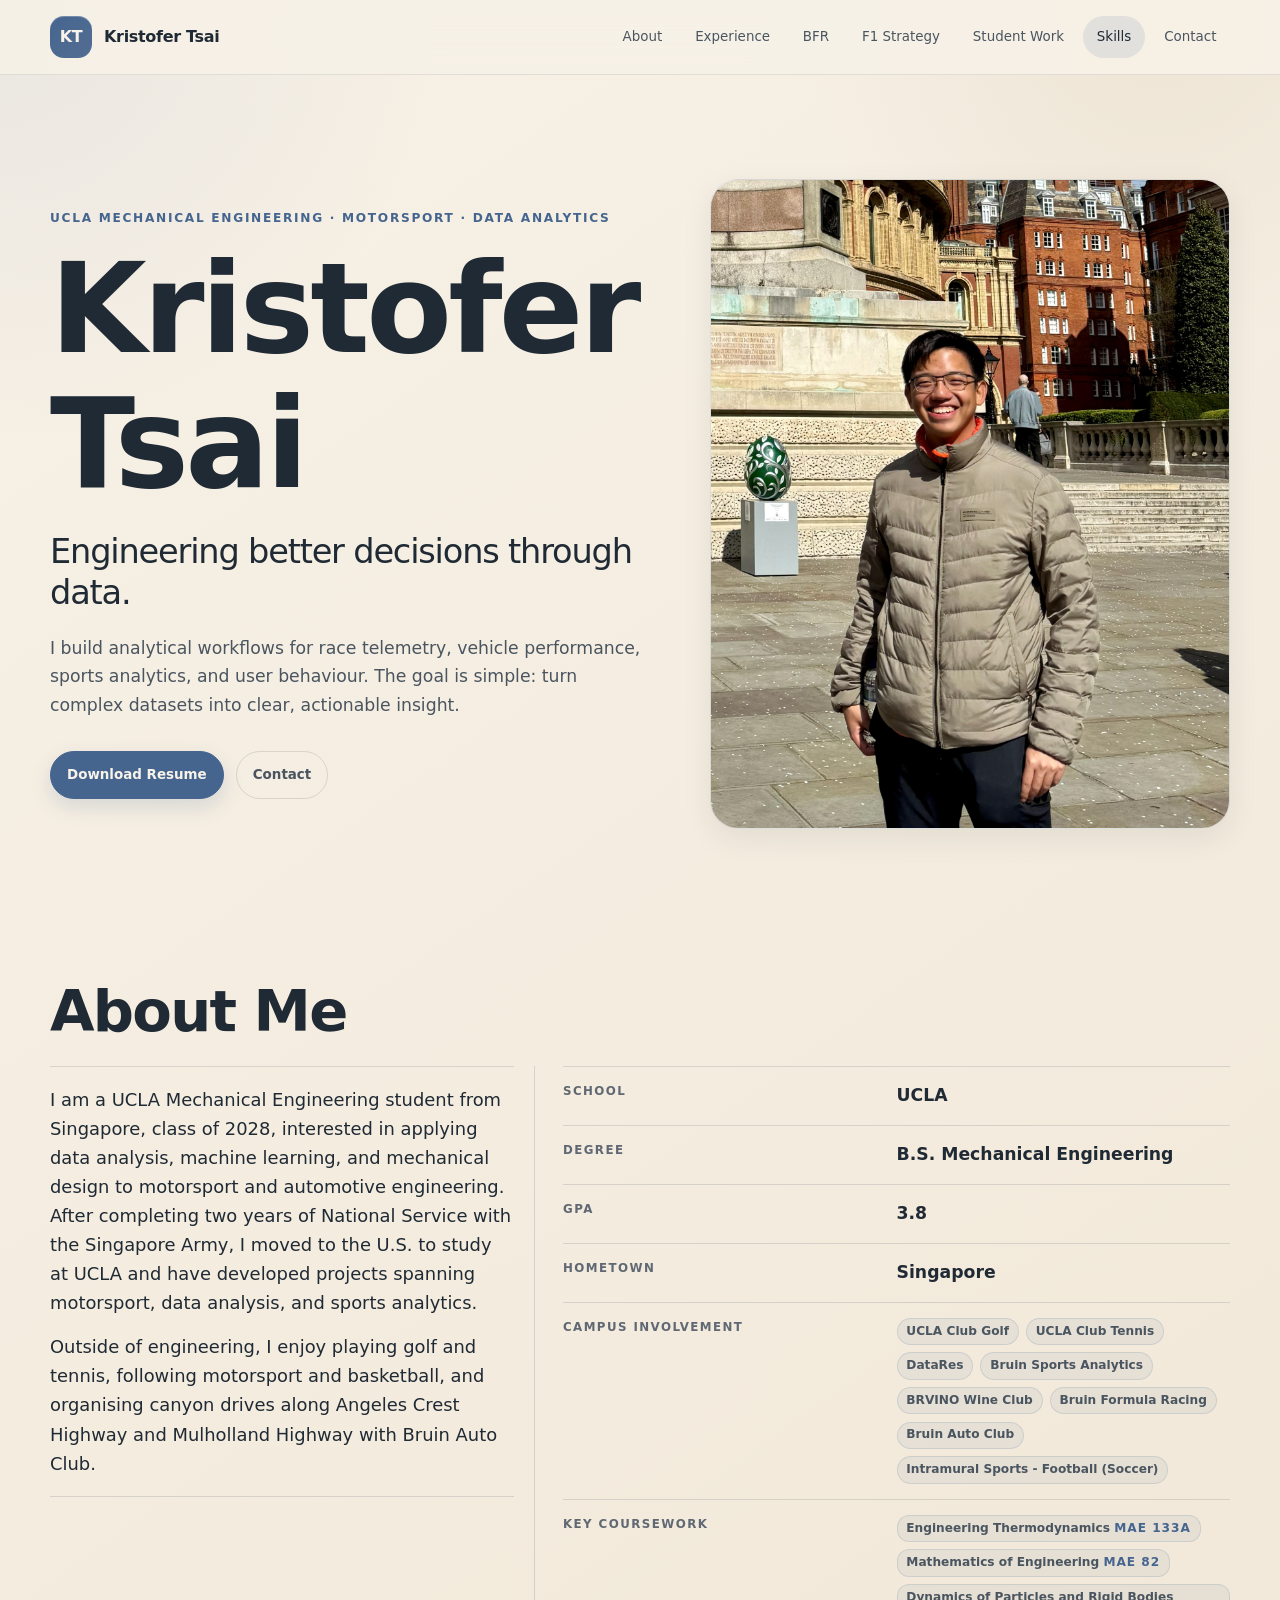
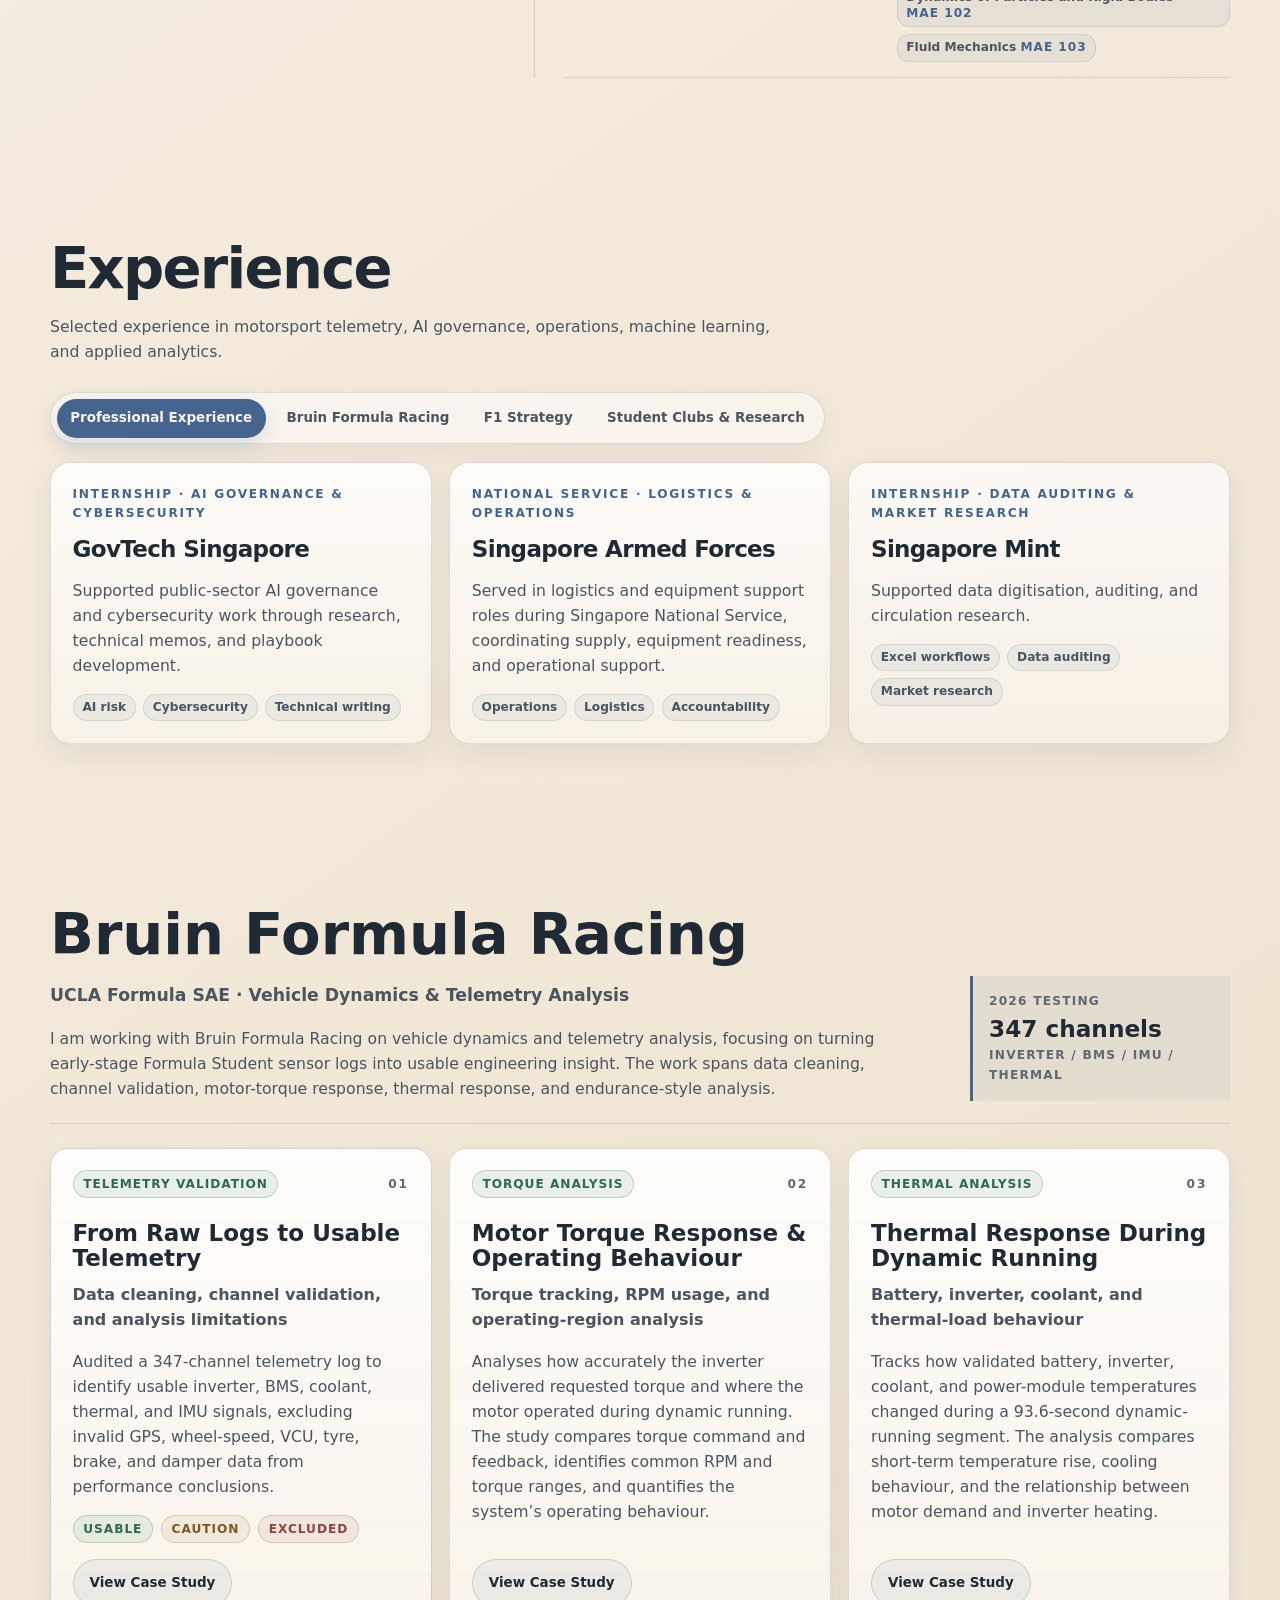
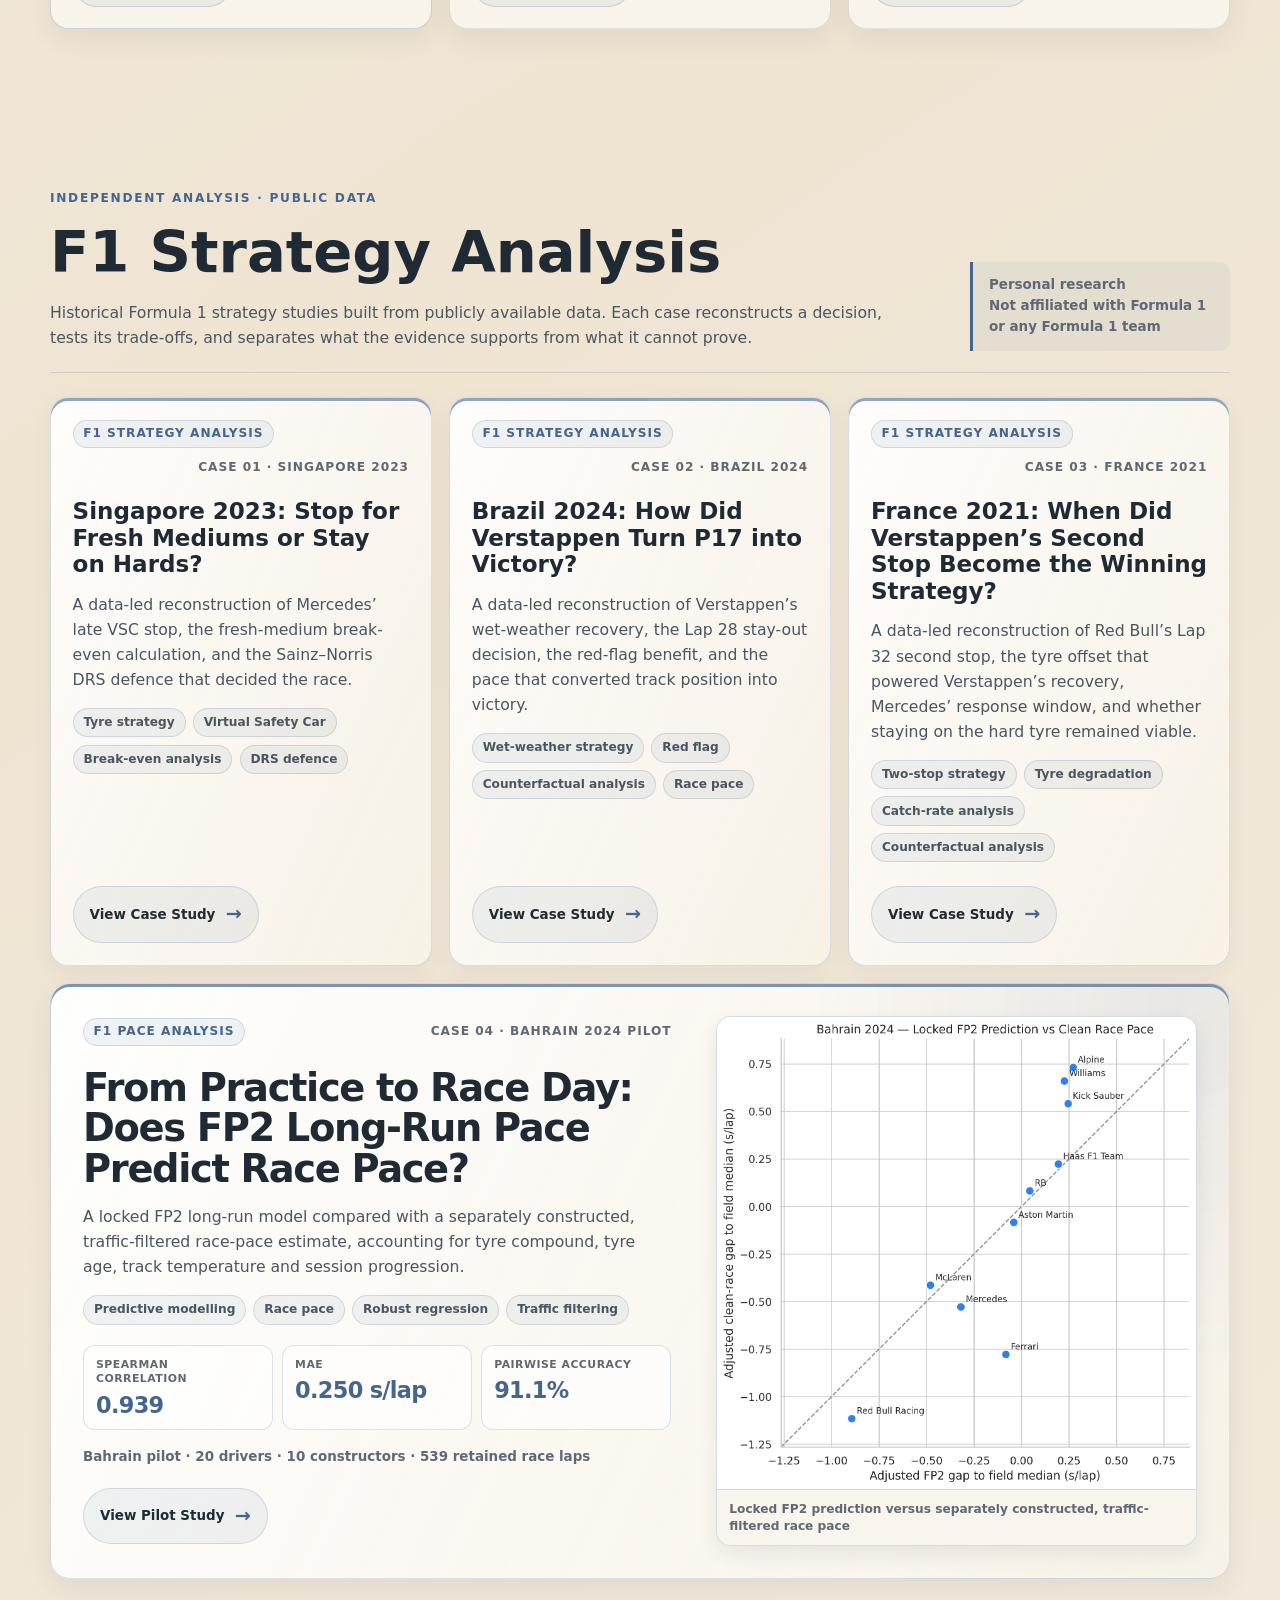
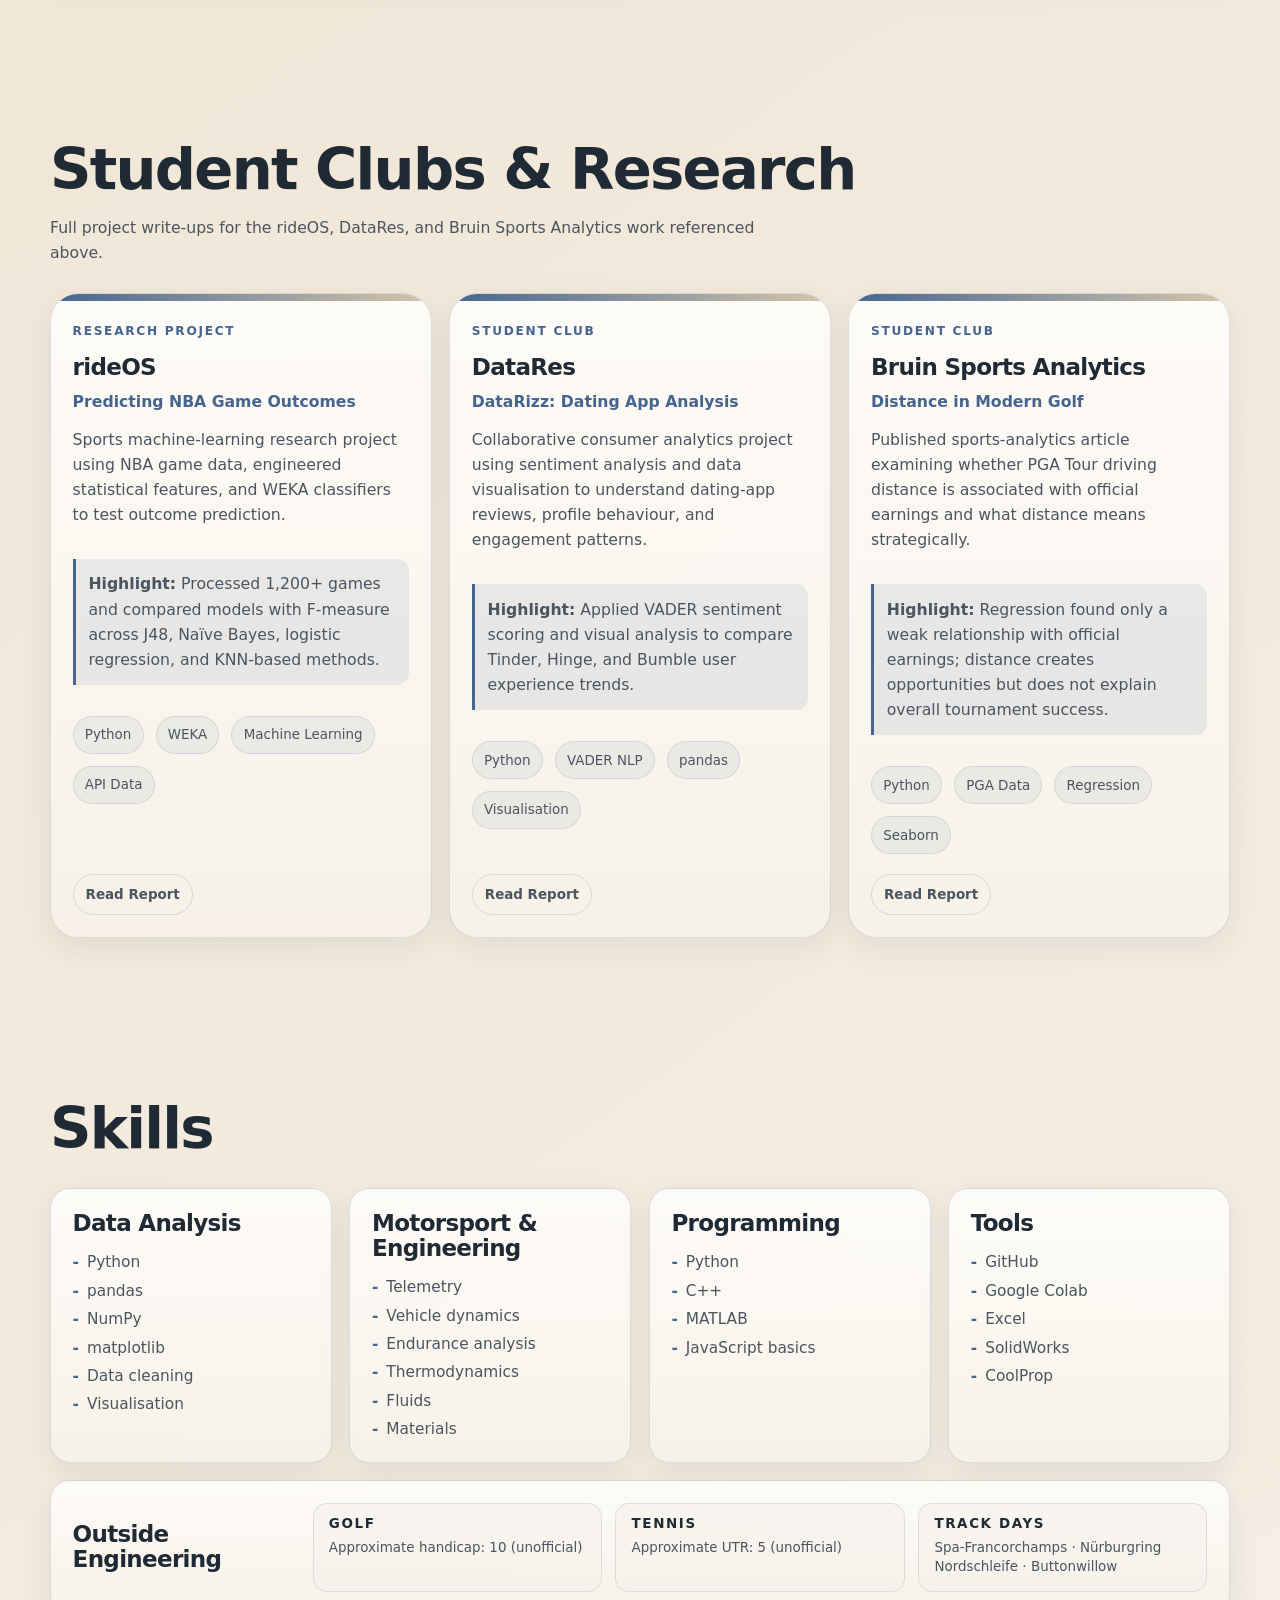
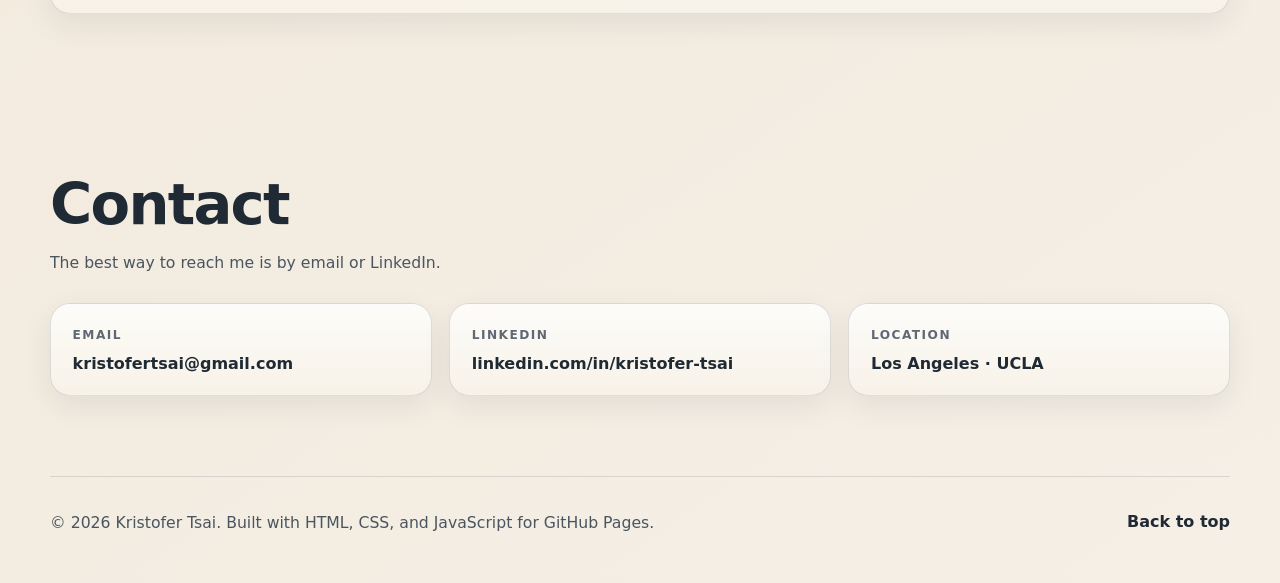
<file: index.html>
<!DOCTYPE html>
<html lang="en-GB">
<head>
  <meta charset="UTF-8" />
  <meta name="viewport" content="width=device-width, initial-scale=1.0" />
  <link rel="icon" href="images/favicon.svg" type="image/svg+xml" />
  <meta name="description" content="Kristofer Tsai, UCLA Mechanical Engineering portfolio focused on motorsport and data analytics." />
  <title>Kristofer Tsai | Motorsport Engineering Portfolio</title>
  <script>document.documentElement.classList.add('js');</script>
  <link rel="stylesheet" href="style.css?v=20260826-bahrain-review" />
</head>
<body>
  <a class="skip-link" href="#main">Skip to main content</a>

  <header class="site-header" id="top">
    <nav class="nav" aria-label="Primary navigation">
      <a class="brand" href="#top" aria-label="Kristofer Tsai home">
        <span class="brand-mark">KT</span>
        <span class="brand-text">Kristofer Tsai</span>
      </a>

      <button class="nav-toggle" type="button" aria-label="Open navigation" aria-expanded="false" aria-controls="primary-navigation">
        <span></span>
        <span></span>
        <span></span>
      </button>

      <ul class="nav-links" id="primary-navigation">
        <li><a href="#about">About</a></li>
        <li><a href="#experience">Experience</a></li>
        <li><a href="#bfr">BFR</a></li>
        <li><a href="#f1-strategy">F1 Strategy</a></li>
        <li><a href="#projects">Student Work</a></li>
        <li><a href="#skills">Skills</a></li>
        <li><a href="#contact">Contact</a></li>
      </ul>
    </nav>
  </header>

  <main id="main">
    <section class="hero section-grid" aria-labelledby="hero-title">
      <div class="hero-content reveal">
        <p class="eyebrow">UCLA Mechanical Engineering · Motorsport · Data Analytics</p>
        <h1 id="hero-title">Kristofer Tsai</h1>
        <p class="hero-subtitle">
          Engineering better decisions through data.
        </p>
        <p class="hero-copy">
          I build analytical workflows for race telemetry, vehicle performance, sports analytics, and user behaviour.
          The goal is simple: turn complex datasets into clear, actionable insight.
        </p>
        <div class="hero-actions" role="group" aria-label="Primary actions">
          <a
            class="button button-primary"
            href="assets/documents/Kristofer%20Tsai%202026%20Resume.pdf"
            download="Kristofer Tsai 2026 Resume.pdf"
            aria-label="Download resume as PDF"
          >
            Download Resume
          </a>
          <a class="button button-ghost" href="#contact">Contact</a>
        </div>
      </div>

      <div class="hero-portrait reveal">
        <img src="images/profile-portrait-4x5-centered.jpg" width="1600" height="2000" alt="Kristofer Tsai smiling outside the Royal Albert Hall" decoding="async" fetchpriority="high" />
      </div>
    </section>

    <section id="about" class="section" aria-labelledby="about-title">
      <div class="section-heading reveal">
        <h2 id="about-title">About Me</h2>
      </div>
      <div class="about-layout">
        <div class="about-bio reveal">
          <p>
            I am a UCLA Mechanical Engineering student from Singapore, class of 2028, interested in applying
            data analysis, machine learning, and mechanical design to motorsport and automotive engineering.
            After completing two years of National Service with the Singapore Army, I moved to the U.S. to
            study at UCLA and have developed projects spanning motorsport, data analysis, and sports analytics.
          </p>
          <p>
            Outside of engineering, I enjoy playing golf and tennis, following motorsport and basketball,
            and organising canyon drives along Angeles Crest Highway and Mulholland Highway with Bruin Auto Club.
          </p>
        </div>
        <div class="about-copy reveal">
          <table class="about-table">
            <caption>Kristofer Tsai profile details</caption>
            <tbody>
              <tr>
                <th scope="row">School</th>
                <td>UCLA</td>
              </tr>
              <tr>
                <th scope="row">Degree</th>
                <td>B.S. Mechanical Engineering</td>
              </tr>
              <tr>
                <th scope="row">GPA</th>
                <td>3.8</td>
              </tr>
              <tr>
                <th scope="row">Hometown</th>
                <td>Singapore</td>
              </tr>
              <tr>
                <th scope="row">Campus involvement</th>
                <td>
                  <ul class="about-list">
                    <li>UCLA Club Golf</li>
                    <li>UCLA Club Tennis</li>
                    <li>DataRes</li>
                    <li>Bruin Sports Analytics</li>
                    <li>BRVINO Wine Club</li>
                    <li>Bruin Formula Racing</li>
                    <li>Bruin Auto Club</li>
                    <li>Intramural Sports - Football (Soccer)</li>
                  </ul>
                </td>
              </tr>
              <tr>
                <th scope="row">Key coursework</th>
                <td>
                  <ul class="about-list course-list">
                    <li>Engineering Thermodynamics <span>MAE 133A</span></li>
                    <li>Mathematics of Engineering <span>MAE 82</span></li>
                    <li>Dynamics of Particles and Rigid Bodies <span>MAE 102</span></li>
                    <li>Fluid Mechanics <span>MAE 103</span></li>
                  </ul>
                </td>
              </tr>
            </tbody>
          </table>
        </div>
      </div>
    </section>

    <section id="experience" class="section" aria-labelledby="experience-title">
      <div class="section-heading reveal">
        <h2 id="experience-title">Experience</h2>
        <p>Selected experience in motorsport telemetry, AI governance, operations, machine learning, and applied analytics.</p>
      </div>

      <div class="experience-tabs reveal">
        <div class="experience-tab-list" role="tablist" aria-label="Experience categories">
          <button class="experience-tab active" id="tab-professional" type="button" role="tab" aria-selected="true" aria-controls="panel-professional" data-tab="professional">Professional Experience</button>
          <button class="experience-tab" id="tab-formula" type="button" role="tab" aria-selected="false" aria-controls="panel-formula" data-tab="formula">Bruin Formula Racing</button>
          <button class="experience-tab" id="tab-personal" type="button" role="tab" aria-selected="false" aria-controls="panel-personal" data-tab="personal">F1 Strategy</button>
          <button class="experience-tab" id="tab-research" type="button" role="tab" aria-selected="false" aria-controls="panel-research" data-tab="research">Student Clubs &amp; Research</button>
        </div>

        <div class="experience-panel" id="panel-professional" role="tabpanel" aria-labelledby="tab-professional" data-panel="professional">
          <div class="card-grid experience-grid">
            <article class="card">
              <div class="card-kicker">Internship · AI Governance &amp; Cybersecurity</div>
              <h3>GovTech Singapore</h3>
              <p>
                Supported public-sector AI governance and cybersecurity work through research, technical memos, and
                playbook development.
              </p>
              <div class="experience-meta">
                <span>AI risk</span>
                <span>Cybersecurity</span>
                <span>Technical writing</span>
              </div>
            </article>

            <article class="card">
              <div class="card-kicker">National Service · Logistics &amp; Operations</div>
              <h3>Singapore Armed Forces</h3>
              <p>
                Served in logistics and equipment support roles during Singapore National Service, coordinating supply,
                equipment readiness, and operational support.
              </p>
              <div class="experience-meta">
                <span>Operations</span>
                <span>Logistics</span>
                <span>Accountability</span>
              </div>
            </article>

            <article class="card experience-compact">
              <div class="card-kicker">Internship · Data Auditing &amp; Market Research</div>
              <h3>Singapore Mint</h3>
              <p>
                Supported data digitisation, auditing, and circulation research.
              </p>
              <div class="experience-meta">
                <span>Excel workflows</span>
                <span>Data auditing</span>
                <span>Market research</span>
              </div>
            </article>
          </div>
        </div>

        <div class="experience-panel" id="panel-formula" role="tabpanel" aria-labelledby="tab-formula" data-panel="formula" hidden>
          <div class="card-grid experience-grid">
            <article class="card experience-feature">
              <div class="card-kicker">Analyst · Vehicle Dynamics &amp; Telemetry</div>
              <h3>Bruin Formula Racing</h3>
              <p>
                Working with UCLA's Formula SAE team on vehicle dynamics and telemetry analysis, with the work documented
                below as a series of case studies.
              </p>
              <div class="experience-meta">
                <span>Telemetry validation</span>
                <span>Vehicle dynamics</span>
                <span>Endurance data</span>
              </div>
              <div class="link-row experience-link-row">
                <a href="#bfr">View BFR Case Studies</a>
              </div>
            </article>
          </div>
        </div>

        <div class="experience-panel" id="panel-research" role="tabpanel" aria-labelledby="tab-research" data-panel="research" hidden>
          <div class="card-grid experience-grid">
            <article class="card">
              <div class="card-kicker">Research Project</div>
              <h3>rideOS</h3>
              <p class="experience-project-title">Predicting NBA Game Outcomes</p>
              <p>Comparison of machine-learning models using historical NBA data.</p>
              <div class="experience-meta">
                <span>Python</span>
                <span>Model comparison</span>
                <span>NBA data</span>
              </div>
              <div class="link-row experience-link-row">
                <a href="#project-nba-outcome">View NBA Report</a>
              </div>
            </article>

            <article class="card">
              <div class="card-kicker">Student Club</div>
              <h3>DataRes</h3>
              <p class="experience-project-title">DataRizz: Dating App Analysis</p>
              <p>Consumer analytics project examining reviews, sentiment, and profile behaviour.</p>
              <div class="experience-meta">
                <span>NLP</span>
                <span>VADER</span>
                <span>Visualisation</span>
              </div>
              <div class="link-row experience-link-row">
                <a href="#project-dating-apps">View DataRes Report</a>
              </div>
            </article>

            <article class="card">
              <div class="card-kicker">Student Club</div>
              <h3>Bruin Sports Analytics</h3>
              <p class="experience-project-title">Distance in Modern Golf</p>
              <p>Published sports-analytics article on PGA Tour driving distance, official earnings, and strategic value.</p>
              <div class="experience-meta">
                <span>Regression</span>
                <span>PGA data</span>
                <span>Technical article</span>
              </div>
              <div class="link-row experience-link-row">
                <a href="#project-golf-distance">View BSA Report</a>
              </div>
            </article>
          </div>
        </div>

        <div class="experience-panel" id="panel-personal" role="tabpanel" aria-labelledby="tab-personal" data-panel="personal" hidden>
          <div class="card-grid experience-grid">
            <article class="card experience-feature">
              <div class="card-kicker">Personal Project · Race Strategy &amp; Data Analysis</div>
              <h3>Formula 1 Race Strategy Analysis</h3>
              <p>
                Independent analysis of Formula 1 race strategy using FastF1 and OpenF1 data across multiple race case studies.
              </p>
              <div class="experience-meta">
                <span>Race Strategy</span>
                <span>Python</span>
                <span>FastF1 / OpenF1</span>
              </div>
              <div class="link-row experience-link-row">
                <a href="#f1-strategy">View F1 Strategy Case Studies</a>
              </div>
            </article>
          </div>
        </div>
      </div>
    </section>

    <section id="bfr" class="section bfr-section" aria-labelledby="bfr-title">
      <div class="bfr-intro-card reveal">
        <div>
          <h2 id="bfr-title">Bruin Formula Racing</h2>
          <p class="bfr-intro-subtitle">UCLA Formula SAE · Vehicle Dynamics &amp; Telemetry Analysis</p>
          <p>
            I am working with Bruin Formula Racing on vehicle dynamics and telemetry analysis, focusing on turning
            early-stage Formula Student sensor logs into usable engineering insight. The work spans data cleaning,
            channel validation, motor-torque response, thermal response, and endurance-style analysis.
          </p>
        </div>
        <div class="bfr-intro-metrics" role="group" aria-label="Telemetry audit summary">
          <span>2026 testing</span>
          <strong>347 channels</strong>
          <span>Inverter / BMS / IMU / thermal</span>
        </div>
      </div>

      <div class="bfr-panel-grid">
        <a class="bfr-panel bfr-panel-feature bfr-panel-link reveal" href="reports/bfr-raw-logs-telemetry.html" aria-label="View the From Raw Logs to Usable Telemetry case study">
          <div class="bfr-panel-topline">
            <span class="status-tag status-usable">Telemetry Validation</span>
            <span class="bfr-panel-index">01</span>
          </div>
          <h3>From Raw Logs to Usable Telemetry</h3>
          <p class="bfr-panel-subtitle">Data cleaning, channel validation, and analysis limitations</p>
          <p>
            Audited a 347-channel telemetry log to identify usable inverter, BMS, coolant, thermal, and IMU signals,
            excluding invalid GPS, wheel-speed, VCU, tyre, brake, and damper data from performance conclusions.
          </p>
          <div class="bfr-signal-row" role="group" aria-label="Signal status summary">
            <span class="status-tag status-usable">Usable</span>
            <span class="status-tag status-caution">Caution</span>
            <span class="status-tag status-excluded">Excluded</span>
          </div>
          <span class="link-row" aria-hidden="true">
            <span class="bfr-panel-cta">View Case Study</span>
          </span>
        </a>

        <a
          class="bfr-panel bfr-panel-link reveal"
          href="reports/bfr-motor-torque-response.html"
          aria-label="View the Motor Torque Response and Operating Behaviour case study"
        >
          <div class="bfr-panel-topline">
            <span class="status-tag status-complete">Torque Analysis</span>
            <span class="bfr-panel-index">02</span>
          </div>
          <h3>Motor Torque Response &amp; Operating Behaviour</h3>
          <p class="bfr-panel-subtitle">Torque tracking, RPM usage, and operating-region analysis</p>
          <p>
            Analyses how accurately the inverter delivered requested torque and where the motor operated during dynamic
            running. The study compares torque command and feedback, identifies common RPM and torque ranges, and
            quantifies the system&rsquo;s operating behaviour.
          </p>
          <span class="link-row" aria-hidden="true">
            <span class="bfr-panel-cta">View Case Study</span>
          </span>
        </a>

        <a
          class="bfr-panel bfr-panel-link reveal"
          href="reports/bfr-thermal-response.html"
          aria-label="View the Thermal Response During Dynamic Running case study"
        >
          <div class="bfr-panel-topline">
            <span class="status-tag status-complete">Thermal Analysis</span>
            <span class="bfr-panel-index">03</span>
          </div>
          <h3>Thermal Response During Dynamic Running</h3>
          <p class="bfr-panel-subtitle">Battery, inverter, coolant, and thermal-load behaviour</p>
          <p>
            Tracks how validated battery, inverter, coolant, and power-module temperatures changed during a 93.6-second
            dynamic-running segment. The analysis compares short-term temperature rise, cooling behaviour, and the
            relationship between motor demand and inverter heating.
          </p>
          <span class="link-row" aria-hidden="true">
            <span class="bfr-panel-cta">View Case Study</span>
          </span>
        </a>
      </div>
    </section>

    <section id="f1-strategy" class="section f1-strategy-section" aria-labelledby="f1-strategy-title">
      <div class="f1-strategy-shell reveal">
        <div class="f1-strategy-intro">
          <div>
            <p class="eyebrow">Independent Analysis · Public Data</p>
            <h2 id="f1-strategy-title">F1 Strategy Analysis</h2>
            <p>
              Historical Formula 1 strategy studies built from publicly available data. Each case
              reconstructs a decision, tests its trade-offs, and separates what the evidence supports from what it
              cannot prove.
            </p>
          </div>
          <p class="f1-strategy-disclaimer">
            Personal research<br />Not affiliated with Formula 1 or any Formula 1 team
          </p>
        </div>

        <div class="f1-study-grid">
          <a
            class="f1-study-card"
            href="reports/f1-singapore-2023-strategy.html"
            aria-label="View the Singapore 2023 Formula 1 strategy case study"
          >
            <div class="f1-study-topline">
              <span class="f1-study-eyebrow">F1 Strategy Analysis</span>
              <span class="f1-study-index">Case 01 · Singapore 2023</span>
            </div>
            <div class="f1-study-body">
              <div>
                <h3>Singapore 2023: Stop for Fresh Mediums or Stay on Hards?</h3>
                <p>
                  A data-led reconstruction of Mercedes&rsquo; late VSC stop, the fresh-medium break-even calculation,
                  and the Sainz&ndash;Norris DRS defence that decided the race.
                </p>
              </div>
              <ul class="f1-study-tags" aria-label="Case study topics">
                <li>Tyre strategy</li>
                <li>Virtual Safety Car</li>
                <li>Break-even analysis</li>
                <li>DRS defence</li>
              </ul>
            </div>
            <span class="f1-study-cta" aria-hidden="true">View Case Study <span>&rarr;</span></span>
          </a>

          <a
            class="f1-study-card"
            href="reports/f1-brazil-2024-strategy.html"
            aria-label="View the Brazil 2024 Formula 1 strategy case study"
          >
            <div class="f1-study-topline">
              <span class="f1-study-eyebrow">F1 Strategy Analysis</span>
              <span class="f1-study-index">Case 02 · Brazil 2024</span>
            </div>
            <div class="f1-study-body">
              <div>
                <h3>Brazil 2024: How Did Verstappen Turn P17 into Victory?</h3>
                <p>
                  A data-led reconstruction of Verstappen&rsquo;s wet-weather recovery, the Lap 28 stay-out decision,
                  the red-flag benefit, and the pace that converted track position into victory.
                </p>
              </div>
              <ul class="f1-study-tags" aria-label="Case study topics">
                <li>Wet-weather strategy</li>
                <li>Red flag</li>
                <li>Counterfactual analysis</li>
                <li>Race pace</li>
              </ul>
            </div>
            <span class="f1-study-cta" aria-hidden="true">View Case Study <span>&rarr;</span></span>
          </a>

          <a
            class="f1-study-card"
            href="reports/f1-france-2021-strategy.html"
            aria-label="View the France 2021 Formula 1 strategy case study"
          >
            <div class="f1-study-topline">
              <span class="f1-study-eyebrow">F1 Strategy Analysis</span>
              <span class="f1-study-index">Case 03 · France 2021</span>
            </div>
            <div class="f1-study-body">
              <div>
                <h3>France 2021: When Did Verstappen&rsquo;s Second Stop Become the Winning Strategy?</h3>
                <p>
                  A data-led reconstruction of Red Bull&rsquo;s Lap 32 second stop, the tyre offset that powered
                  Verstappen&rsquo;s recovery, Mercedes&rsquo; response window, and whether staying on the hard tyre
                  remained viable.
                </p>
              </div>
              <ul class="f1-study-tags" aria-label="Case study topics">
                <li>Two-stop strategy</li>
                <li>Tyre degradation</li>
                <li>Catch-rate analysis</li>
                <li>Counterfactual analysis</li>
              </ul>
            </div>
            <span class="f1-study-cta" aria-hidden="true">View Case Study <span>&rarr;</span></span>
          </a>
        </div>

        <a
          class="f1-featured-study"
          href="reports/f1-bahrain-2024-fp2-race-pace.html"
          aria-label="View the Bahrain 2024 FP2 long-run pace prediction pilot study"
        >
          <div class="f1-featured-copy">
            <div class="f1-study-topline">
              <span class="f1-study-eyebrow">F1 Pace Analysis</span>
              <span class="f1-study-index">Case 04 &middot; Bahrain 2024 Pilot</span>
            </div>

            <div class="f1-featured-body">
              <h3>From Practice to Race Day: Does FP2 Long-Run Pace Predict Race Pace?</h3>
              <p>
                A locked FP2 long-run model compared with a separately constructed, traffic-filtered race-pace
                estimate, accounting for tyre compound, tyre age, track temperature and session progression.
              </p>
            </div>

            <ul class="f1-study-tags" aria-label="Pilot study topics">
              <li>Predictive modelling</li>
              <li>Race pace</li>
              <li>Robust regression</li>
              <li>Traffic filtering</li>
            </ul>

            <dl class="f1-featured-metrics" aria-label="Pilot study headline results">
              <div>
                <dt>Spearman correlation</dt>
                <dd>0.939</dd>
              </div>
              <div>
                <dt>MAE</dt>
                <dd>0.250 s/lap</dd>
              </div>
              <div>
                <dt>Pairwise accuracy</dt>
                <dd>91.1%</dd>
              </div>
            </dl>

            <p class="f1-featured-support">Bahrain pilot &middot; 20 drivers &middot; 10 constructors &middot; 539 retained race laps</p>
            <span class="f1-study-cta" aria-hidden="true">View Pilot Study <span>&rarr;</span></span>
          </div>

          <figure class="f1-featured-figure">
            <img
              src="assets/reports/f1-bahrain-2024-fp2-race-pace/f1-bahrain-fp2-vs-race-validation.png"
              width="1523"
              height="1500"
              loading="lazy"
              decoding="async"
              alt="Scatterplot comparing adjusted Bahrain 2024 FP2 constructor pace with adjusted, traffic-filtered race pace, including a line of perfect agreement."
            />
            <figcaption>Locked FP2 prediction versus separately constructed, traffic-filtered race pace</figcaption>
          </figure>
        </a>
      </div>
    </section>

    <section id="projects" class="section" aria-labelledby="projects-title">
      <div class="section-heading reveal">
        <h2 id="projects-title">Student Clubs &amp; Research</h2>
        <p>Full project write-ups for the rideOS, DataRes, and Bruin Sports Analytics work referenced above.</p>
      </div>

      <div class="card-grid project-grid technical-project-grid">
        <a id="project-nba-outcome" class="project-card reveal" href="reports/nba-outcome-prediction.html" aria-label="Read the Predicting NBA Game Outcomes report">
          <div class="project-body">
            <div class="card-kicker">Research Project</div>
            <h3>rideOS</h3>
            <p class="project-context">Predicting NBA Game Outcomes</p>
            <p>
              Sports machine-learning research project using NBA game data, engineered statistical features, and WEKA
              classifiers to test outcome prediction.
            </p>
            <p class="project-result"><strong>Highlight:</strong> Processed 1,200+ games and compared models with F-measure across J48, Naïve Bayes, logistic regression, and KNN-based methods.</p>
            <div class="tool-row">
              <span>Python</span><span>WEKA</span><span>Machine Learning</span><span>API Data</span>
            </div>
            <span class="link-row" aria-hidden="true"><span class="project-card-cta">Read Report</span></span>
          </div>
        </a>

        <a id="project-dating-apps" class="project-card reveal" href="reports/dating-apps-analysis.html" aria-label="Read the DataRizz Dating App Analysis report">
          <div class="project-body">
            <div class="card-kicker">Student Club</div>
            <h3>DataRes</h3>
            <p class="project-context">DataRizz: Dating App Analysis</p>
            <p>
              Collaborative consumer analytics project using sentiment analysis and data visualisation to understand
              dating-app reviews, profile behaviour, and engagement patterns.
            </p>
            <p class="project-result"><strong>Highlight:</strong> Applied VADER sentiment scoring and visual analysis to compare Tinder, Hinge, and Bumble user experience trends.</p>
            <div class="tool-row">
              <span>Python</span><span>VADER NLP</span><span>pandas</span><span>Visualisation</span>
            </div>
            <span class="link-row" aria-hidden="true"><span class="project-card-cta">Read Report</span></span>
          </div>
        </a>

        <a id="project-golf-distance" class="project-card reveal" href="reports/golf-distance-analysis.html" aria-label="Read the Distance in Modern Golf report">
          <div class="project-body">
            <div class="card-kicker">Student Club</div>
            <h3>Bruin Sports Analytics</h3>
            <p class="project-context">Distance in Modern Golf</p>
            <p>
              Published sports-analytics article examining whether PGA Tour driving distance is associated with official
              earnings and what distance means strategically.
            </p>
            <p class="project-result"><strong>Highlight:</strong> Regression found only a weak relationship with official earnings; distance creates opportunities but does not explain overall tournament success.</p>
            <div class="tool-row">
              <span>Python</span><span>PGA Data</span><span>Regression</span><span>Seaborn</span>
            </div>
            <span class="link-row" aria-hidden="true"><span class="project-card-cta">Read Report</span></span>
          </div>
        </a>
      </div>
    </section>

    <section id="skills" class="section" aria-labelledby="skills-title">
      <div class="section-heading reveal">
        <h2 id="skills-title">Skills</h2>
      </div>

      <div class="skills-grid">
        <article class="skill-card reveal">
          <h3>Data Analysis</h3>
          <ul class="skill-tags">
            <li>Python</li>
            <li>pandas</li>
            <li>NumPy</li>
            <li>matplotlib</li>
            <li>Data cleaning</li>
            <li>Visualisation</li>
          </ul>
        </article>
        <article class="skill-card reveal">
          <h3>Motorsport &amp; Engineering</h3>
          <ul class="skill-tags">
            <li>Telemetry</li>
            <li>Vehicle dynamics</li>
            <li>Endurance analysis</li>
            <li>Thermodynamics</li>
            <li>Fluids</li>
            <li>Materials</li>
          </ul>
        </article>
        <article class="skill-card reveal">
          <h3>Programming</h3>
          <ul class="skill-tags">
            <li>Python</li>
            <li>C++</li>
            <li>MATLAB</li>
            <li>JavaScript basics</li>
          </ul>
        </article>
        <article class="skill-card reveal">
          <h3>Tools</h3>
          <ul class="skill-tags">
            <li>GitHub</li>
            <li>Google Colab</li>
            <li>Excel</li>
            <li>SolidWorks</li>
            <li>CoolProp</li>
          </ul>
        </article>
        <article class="skill-card outside-card reveal">
          <h3>Outside Engineering</h3>
          <ul class="outside-list">
            <li>
              <span>Golf</span>
              <p>Approximate handicap: 10 (unofficial)</p>
            </li>
            <li>
              <span>Tennis</span>
              <p>Approximate UTR: 5 (unofficial)</p>
            </li>
            <li>
              <span>Track Days</span>
              <p>Spa-Francorchamps · Nürburgring Nordschleife · Buttonwillow</p>
            </li>
          </ul>
        </article>
      </div>
    </section>

    <section id="contact" class="section" aria-labelledby="contact-title">
      <div class="section-heading reveal">
        <h2 id="contact-title">Contact</h2>
        <p>The best way to reach me is by email or LinkedIn.</p>
      </div>

      <div class="contact-grid">
        <a class="contact-card reveal" href="mailto:kristofertsai@gmail.com">
          <span>Email</span>
          <strong>kristofertsai@gmail.com</strong>
        </a>
        <a class="contact-card reveal" href="https://www.linkedin.com/in/kristofer-tsai/" target="_blank" rel="noopener">
          <span>LinkedIn</span>
          <strong>linkedin.com/in/kristofer-tsai</strong>
        </a>
        <div class="contact-card reveal">
          <span>Location</span>
          <strong>Los Angeles · UCLA</strong>
        </div>
      </div>
    </section>
  </main>

  <footer class="site-footer">
    <p>© <span id="year"></span> Kristofer Tsai. Built with HTML, CSS, and JavaScript for GitHub Pages.</p>
    <a href="#top">Back to top</a>
  </footer>

  <script src="script.js?v=20260827"></script>
</body>
</html>
</file>
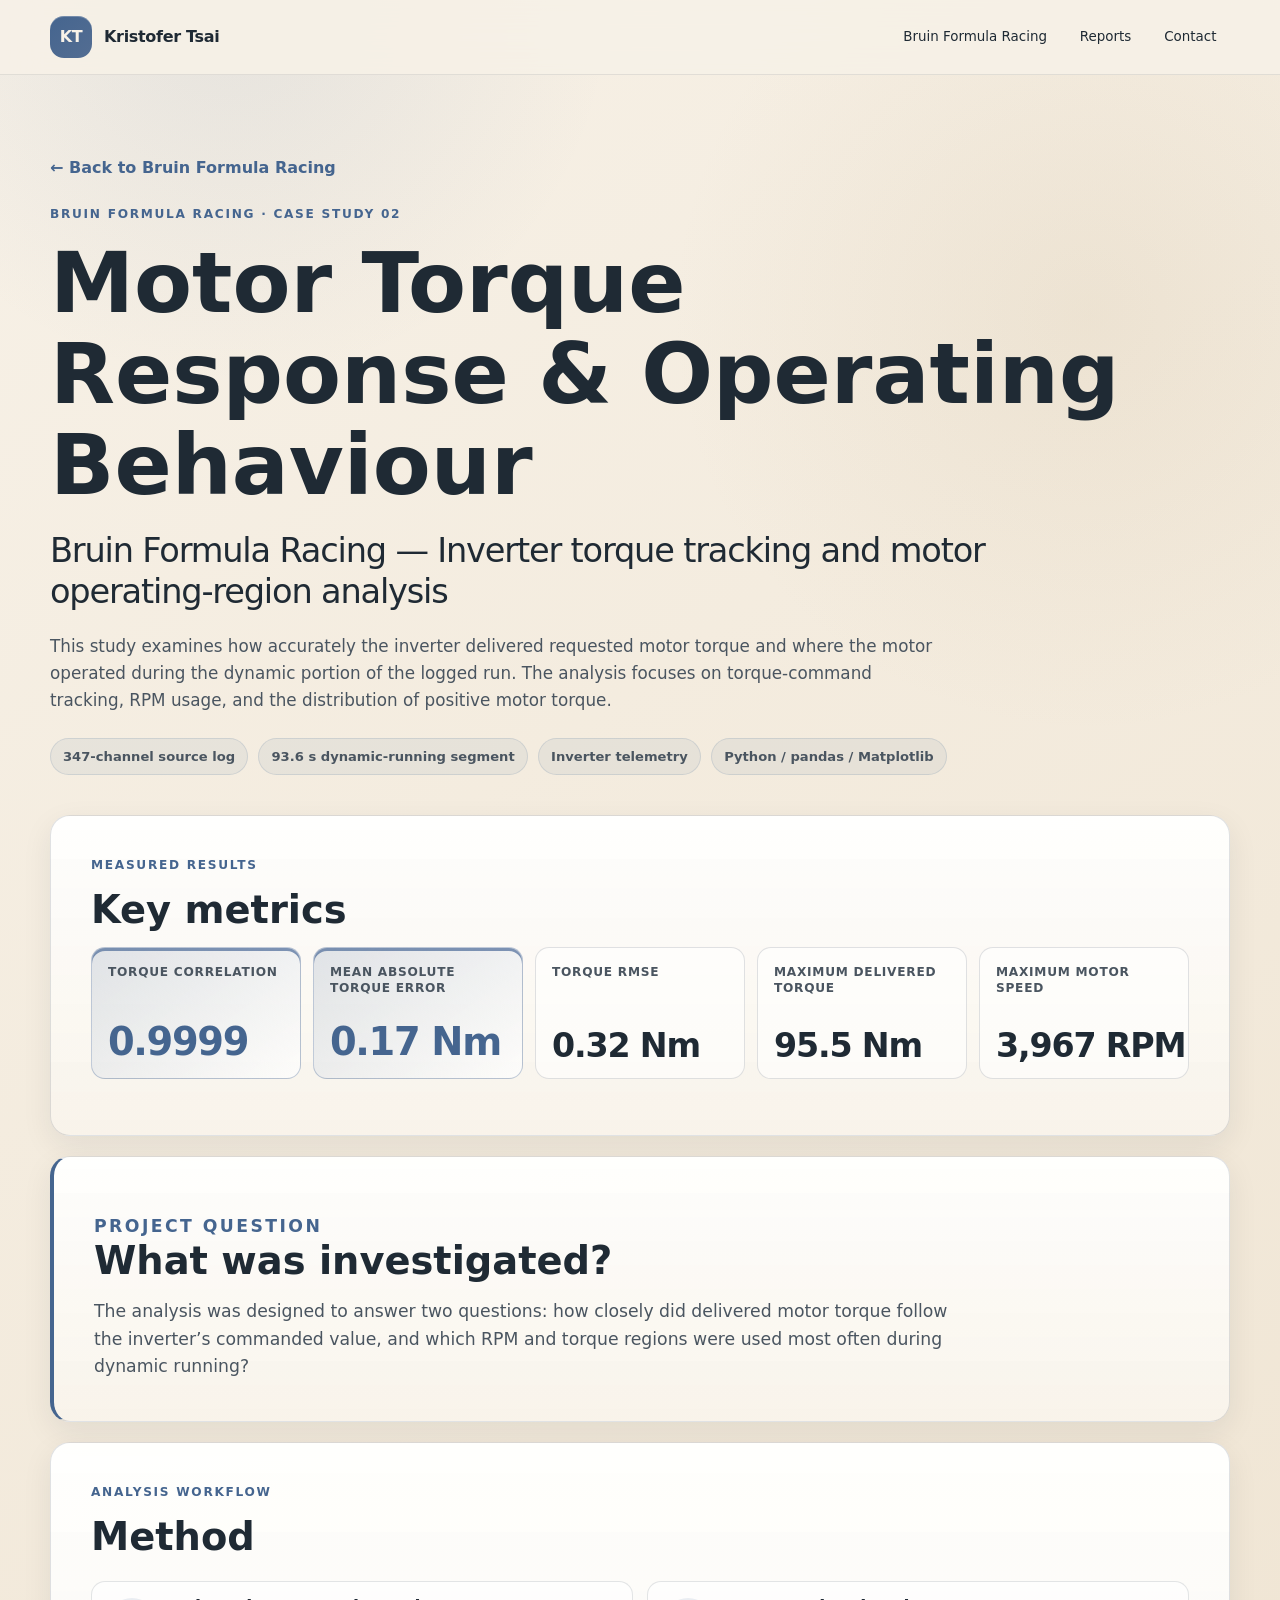
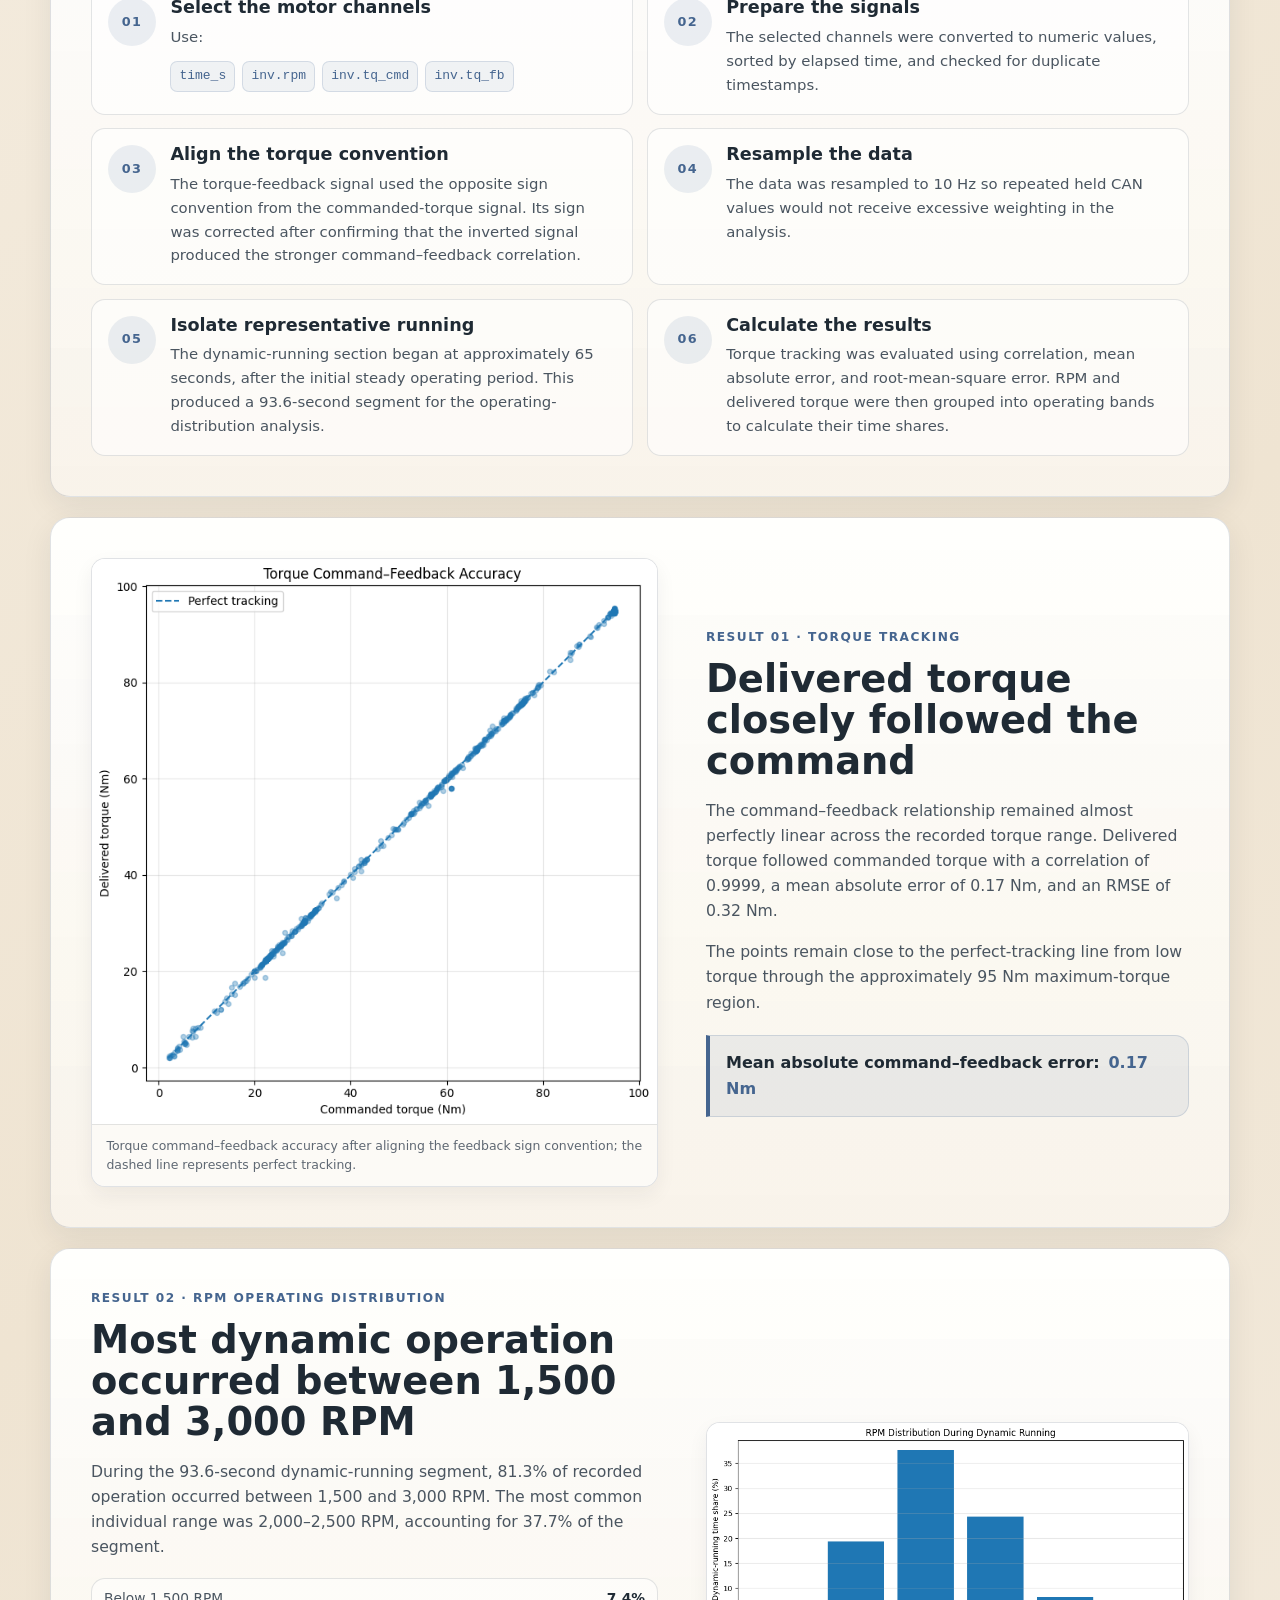
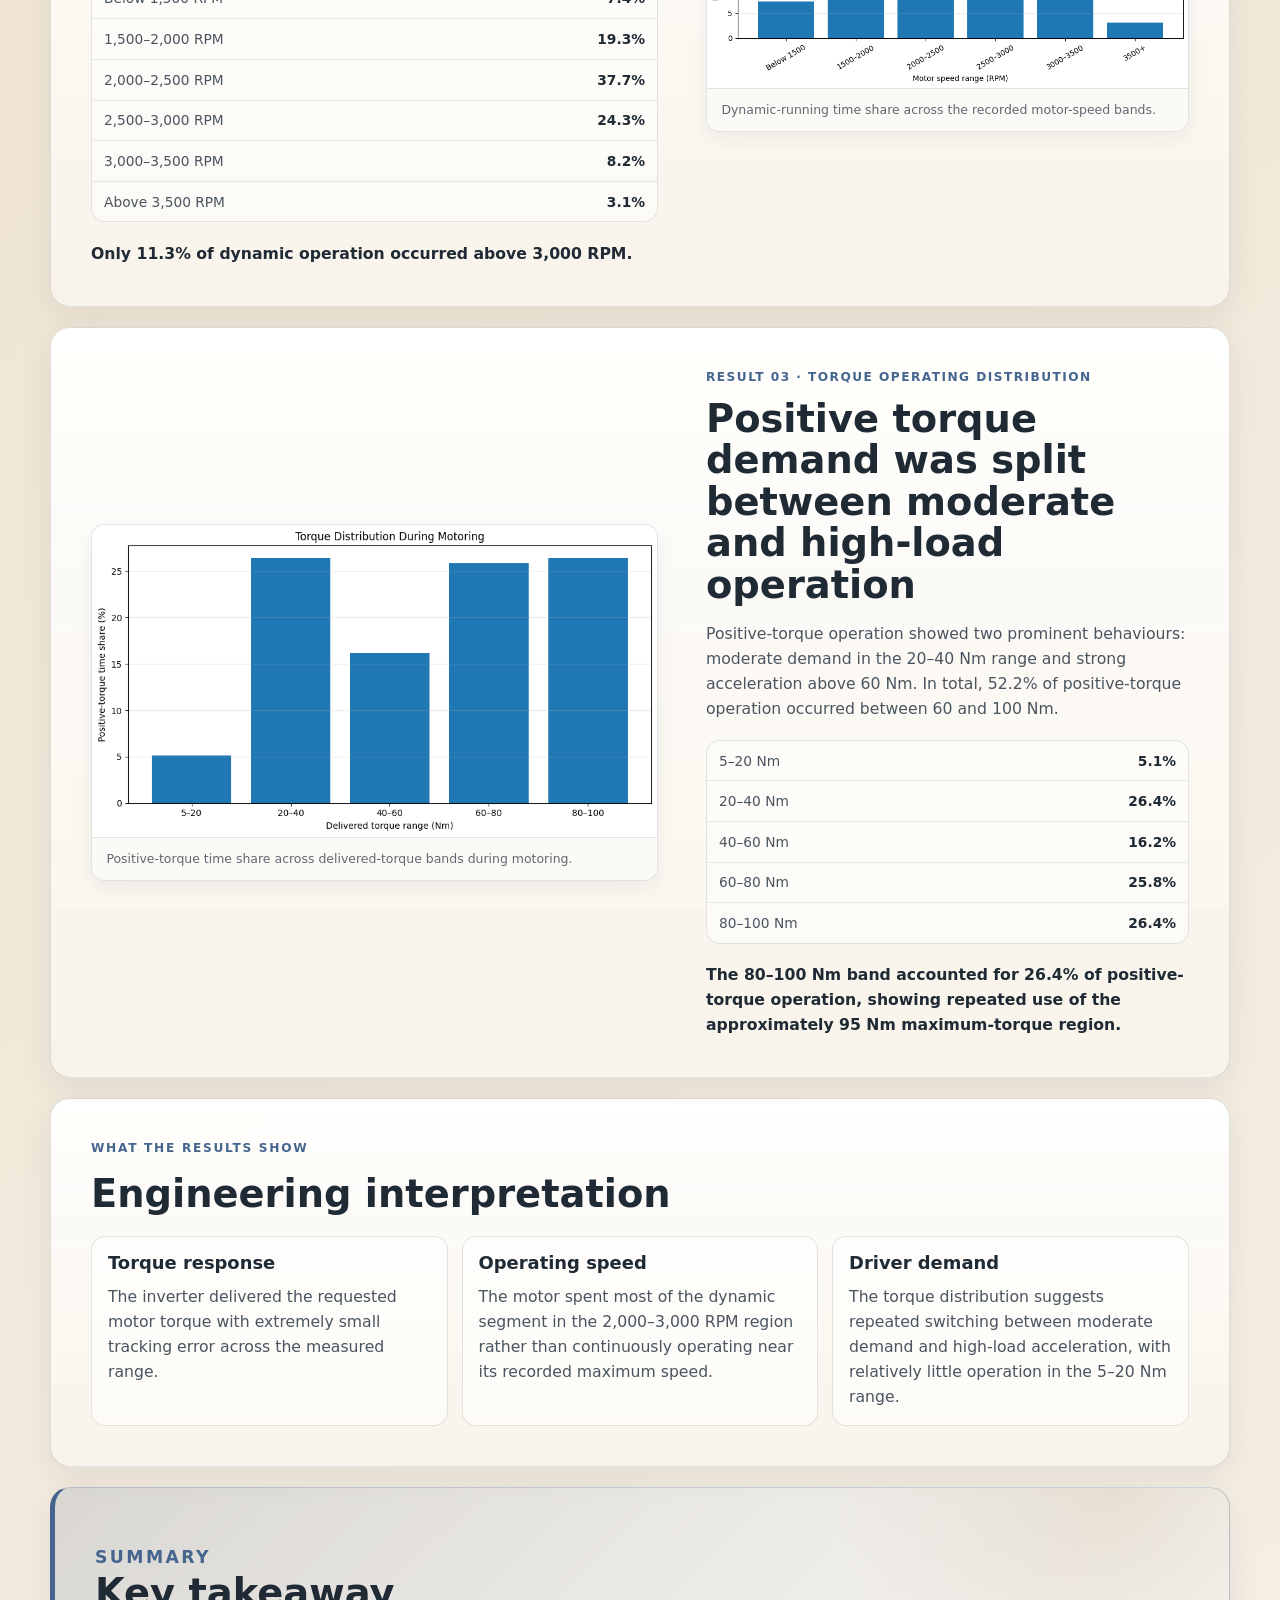
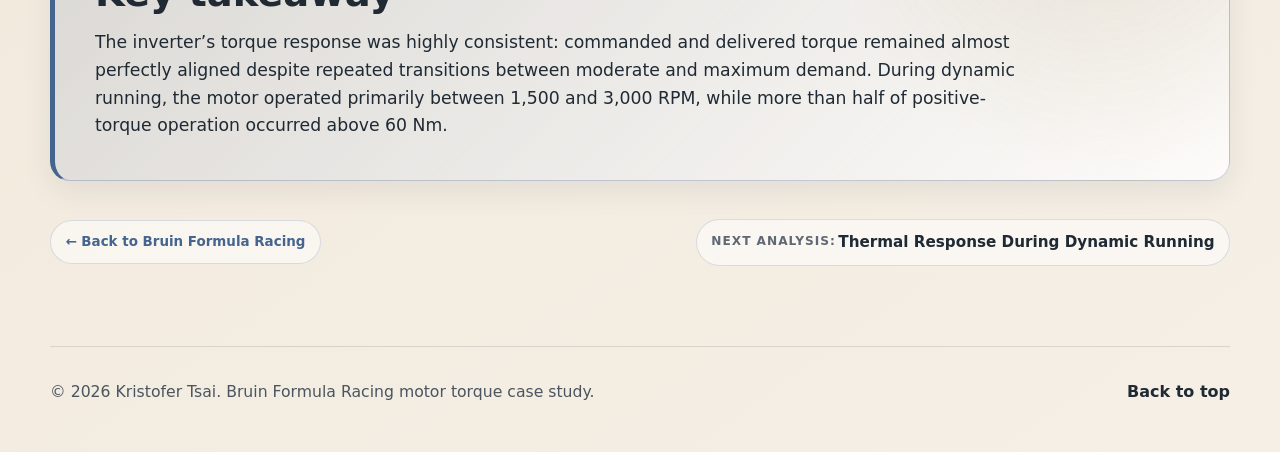
<file: reports/bfr-motor-torque-response.html>
<!DOCTYPE html>
<html lang="en-GB">
<head>
  <meta charset="UTF-8" />
  <meta name="viewport" content="width=device-width, initial-scale=1.0" />
  <link rel="icon" href="../images/favicon.svg" type="image/svg+xml" />
  <meta
    name="description"
    content="Bruin Formula Racing case study examining inverter torque tracking, motor RPM usage, and positive-torque operating distributions."
  />
  <title>Motor Torque Response &amp; Operating Behaviour | Kristofer Tsai</title>
  <link rel="stylesheet" href="../style.css?v=20260718-site-cleanup" />
</head>
<body class="report-page bfr-case-page motor-case-page">
  <a class="skip-link" href="#report-content">Skip to case study</a>

  <header class="site-header" id="top">
    <nav class="nav" aria-label="Case study navigation">
      <a class="brand" href="../index.html#top" aria-label="Kristofer Tsai home">
        <span class="brand-mark">KT</span>
        <span class="brand-text">Kristofer Tsai</span>
      </a>
      <ul class="nav-links report-nav-links motor-case-nav-links">
        <li><a href="../index.html#bfr">Bruin Formula Racing</a></li>
        <li><a href="../index.html#projects">Reports</a></li>
        <li><a href="../index.html#contact">Contact</a></li>
      </ul>
    </nav>
  </header>

  <main id="report-content">
    <section class="report-hero section bfr-case-hero motor-case-hero" aria-labelledby="motor-case-title">
      <a class="back-link motor-case-back-link" href="../index.html#bfr">← Back to Bruin Formula Racing</a>
      <p class="eyebrow">BRUIN FORMULA RACING · CASE STUDY 02</p>
      <h1 id="motor-case-title">Motor Torque Response &amp; Operating Behaviour</h1>
      <p class="hero-subtitle">Bruin Formula Racing — Inverter torque tracking and motor operating-region analysis</p>
      <p class="motor-case-hero-copy">
        This study examines how accurately the inverter delivered requested motor torque and where the motor operated
        during the dynamic portion of the logged run. The analysis focuses on torque-command tracking, RPM usage, and
        the distribution of positive motor torque.
      </p>
      <ul class="motor-case-meta" aria-label="Case study metadata">
        <li class="motor-case-meta-item">347-channel source log</li>
        <li class="motor-case-meta-item">93.6 s dynamic-running segment</li>
        <li class="motor-case-meta-item">Inverter telemetry</li>
        <li class="motor-case-meta-item">Python / pandas / Matplotlib</li>
      </ul>
    </section>

    <section class="section motor-case-content" aria-label="Motor torque response case study">
      <section class="motor-case-panel motor-case-metrics" aria-labelledby="motor-metrics-title">
        <div class="motor-case-section-heading">
          <p class="eyebrow">Measured results</p>
          <h2 id="motor-metrics-title">Key metrics</h2>
        </div>
        <dl class="motor-metrics-grid">
          <div class="motor-metric-card motor-metric-card--priority">
            <dt class="motor-metric-label">Torque correlation</dt>
            <dd class="motor-metric-value">0.9999</dd>
          </div>
          <div class="motor-metric-card motor-metric-card--priority">
            <dt class="motor-metric-label">Mean absolute torque error</dt>
            <dd class="motor-metric-value">0.17 Nm</dd>
          </div>
          <div class="motor-metric-card">
            <dt class="motor-metric-label">Torque RMSE</dt>
            <dd class="motor-metric-value">0.32 Nm</dd>
          </div>
          <div class="motor-metric-card">
            <dt class="motor-metric-label">Maximum delivered torque</dt>
            <dd class="motor-metric-value">95.5 Nm</dd>
          </div>
          <div class="motor-metric-card">
            <dt class="motor-metric-label">Maximum motor speed</dt>
            <dd class="motor-metric-value">3,967 RPM</dd>
          </div>
        </dl>
      </section>

      <section class="motor-case-panel motor-case-question" aria-labelledby="motor-question-title">
        <p class="eyebrow">Project question</p>
        <h2 id="motor-question-title">What was investigated?</h2>
        <p>
          The analysis was designed to answer two questions: how closely did delivered motor torque follow the
          inverter’s commanded value, and which RPM and torque regions were used most often during dynamic running?
        </p>
      </section>

      <section class="motor-case-panel motor-case-method" aria-labelledby="motor-method-title">
        <div class="motor-case-section-heading">
          <p class="eyebrow">Analysis workflow</p>
          <h2 id="motor-method-title">Method</h2>
        </div>
        <ol class="motor-method-list">
          <li class="motor-method-step">
            <span class="motor-method-number" aria-hidden="true">01</span>
            <div class="motor-method-copy">
              <h3>Select the motor channels</h3>
              <p>Use:</p>
              <ul class="motor-channel-list">
                <li><code>time_s</code></li>
                <li><code>inv.rpm</code></li>
                <li><code>inv.tq_cmd</code></li>
                <li><code>inv.tq_fb</code></li>
              </ul>
            </div>
          </li>
          <li class="motor-method-step">
            <span class="motor-method-number" aria-hidden="true">02</span>
            <div class="motor-method-copy">
              <h3>Prepare the signals</h3>
              <p>
                The selected channels were converted to numeric values, sorted by elapsed time, and checked for
                duplicate timestamps.
              </p>
            </div>
          </li>
          <li class="motor-method-step">
            <span class="motor-method-number" aria-hidden="true">03</span>
            <div class="motor-method-copy">
              <h3>Align the torque convention</h3>
              <p>
                The torque-feedback signal used the opposite sign convention from the commanded-torque signal. Its sign
                was corrected after confirming that the inverted signal produced the stronger command–feedback
                correlation.
              </p>
            </div>
          </li>
          <li class="motor-method-step">
            <span class="motor-method-number" aria-hidden="true">04</span>
            <div class="motor-method-copy">
              <h3>Resample the data</h3>
              <p>
                The data was resampled to 10 Hz so repeated held CAN values would not receive excessive weighting in the
                analysis.
              </p>
            </div>
          </li>
          <li class="motor-method-step">
            <span class="motor-method-number" aria-hidden="true">05</span>
            <div class="motor-method-copy">
              <h3>Isolate representative running</h3>
              <p>
                The dynamic-running section began at approximately 65 seconds, after the initial steady operating
                period. This produced a 93.6-second segment for the operating-distribution analysis.
              </p>
            </div>
          </li>
          <li class="motor-method-step">
            <span class="motor-method-number" aria-hidden="true">06</span>
            <div class="motor-method-copy">
              <h3>Calculate the results</h3>
              <p>
                Torque tracking was evaluated using correlation, mean absolute error, and root-mean-square error. RPM
                and delivered torque were then grouped into operating bands to calculate their time shares.
              </p>
            </div>
          </li>
        </ol>
      </section>

      <section id="torque-tracking" class="motor-case-panel motor-result" aria-labelledby="motor-result-one-title">
        <div class="motor-result-grid">
          <figure class="motor-result-figure">
            <img
              class="motor-result-image"
              src="../assets/reports/bfr-motor-torque-response/torque-command-feedback-accuracy.png"
              width="689"
              height="690"
              loading="lazy"
              decoding="async"
              alt="Scatter plot of commanded torque against delivered torque, with nearly all points following the perfect-tracking line."
            />
            <figcaption class="motor-result-caption">
              Torque command–feedback accuracy after aligning the feedback sign convention; the dashed line represents
              perfect tracking.
            </figcaption>
          </figure>
          <div class="motor-result-copy">
            <p class="eyebrow motor-result-kicker">Result 01 · Torque tracking</p>
            <h2 id="motor-result-one-title">Delivered torque closely followed the command</h2>
            <p>
              The command–feedback relationship remained almost perfectly linear across the recorded torque range.
              Delivered torque followed commanded torque with a correlation of 0.9999, a mean absolute error of 0.17 Nm,
              and an RMSE of 0.32 Nm.
            </p>
            <p>
              The points remain close to the perfect-tracking line from low torque through the approximately 95 Nm
              maximum-torque region.
            </p>
            <aside class="motor-result-highlight" aria-label="Highlighted torque tracking result">
              <span>Mean absolute command–feedback error:</span>
              <strong>0.17 Nm</strong>
            </aside>
          </div>
        </div>
      </section>

      <section id="rpm-distribution" class="motor-case-panel motor-result motor-result--reverse" aria-labelledby="motor-result-two-title">
        <div class="motor-result-grid">
          <figure class="motor-result-figure">
            <img
              class="motor-result-image"
              src="../assets/reports/bfr-motor-torque-response/rpm-distribution-dynamic-running.png"
              width="889"
              height="490"
              loading="lazy"
              decoding="async"
              alt="Bar chart showing the percentage of dynamic-running time spent in each motor RPM range."
            />
            <figcaption class="motor-result-caption">
              Dynamic-running time share across the recorded motor-speed bands.
            </figcaption>
          </figure>
          <div class="motor-result-copy">
            <p class="eyebrow motor-result-kicker">Result 02 · RPM operating distribution</p>
            <h2 id="motor-result-two-title">Most dynamic operation occurred between 1,500 and 3,000 RPM</h2>
            <p>
              During the 93.6-second dynamic-running segment, 81.3% of recorded operation occurred between 1,500 and
              3,000 RPM. The most common individual range was 2,000–2,500 RPM, accounting for 37.7% of the segment.
            </p>
            <dl class="motor-distribution-list" aria-label="Dynamic-running RPM distribution">
              <div class="motor-distribution-row">
                <dt>Below 1,500 RPM</dt>
                <dd>7.4%</dd>
              </div>
              <div class="motor-distribution-row">
                <dt>1,500–2,000 RPM</dt>
                <dd>19.3%</dd>
              </div>
              <div class="motor-distribution-row">
                <dt>2,000–2,500 RPM</dt>
                <dd>37.7%</dd>
              </div>
              <div class="motor-distribution-row">
                <dt>2,500–3,000 RPM</dt>
                <dd>24.3%</dd>
              </div>
              <div class="motor-distribution-row">
                <dt>3,000–3,500 RPM</dt>
                <dd>8.2%</dd>
              </div>
              <div class="motor-distribution-row">
                <dt>Above 3,500 RPM</dt>
                <dd>3.1%</dd>
              </div>
            </dl>
            <p class="motor-result-supporting">Only 11.3% of dynamic operation occurred above 3,000 RPM.</p>
          </div>
        </div>
      </section>

      <section id="torque-distribution" class="motor-case-panel motor-result" aria-labelledby="motor-result-three-title">
        <div class="motor-result-grid">
          <figure class="motor-result-figure">
            <img
              class="motor-result-image"
              src="../assets/reports/bfr-motor-torque-response/torque-distribution-motoring.png"
              width="889"
              height="490"
              loading="lazy"
              decoding="async"
              alt="Bar chart showing the percentage of positive-torque operation spent in each delivered torque range."
            />
            <figcaption class="motor-result-caption">
              Positive-torque time share across delivered-torque bands during motoring.
            </figcaption>
          </figure>
          <div class="motor-result-copy">
            <p class="eyebrow motor-result-kicker">Result 03 · Torque operating distribution</p>
            <h2 id="motor-result-three-title">Positive torque demand was split between moderate and high-load operation</h2>
            <p>
              Positive-torque operation showed two prominent behaviours: moderate demand in the 20–40 Nm range and
              strong acceleration above 60 Nm. In total, 52.2% of positive-torque operation occurred between 60 and
              100 Nm.
            </p>
            <dl class="motor-distribution-list" aria-label="Positive-torque operating distribution">
              <div class="motor-distribution-row">
                <dt>5–20 Nm</dt>
                <dd>5.1%</dd>
              </div>
              <div class="motor-distribution-row">
                <dt>20–40 Nm</dt>
                <dd>26.4%</dd>
              </div>
              <div class="motor-distribution-row">
                <dt>40–60 Nm</dt>
                <dd>16.2%</dd>
              </div>
              <div class="motor-distribution-row">
                <dt>60–80 Nm</dt>
                <dd>25.8%</dd>
              </div>
              <div class="motor-distribution-row">
                <dt>80–100 Nm</dt>
                <dd>26.4%</dd>
              </div>
            </dl>
            <p class="motor-result-supporting">
              The 80–100 Nm band accounted for 26.4% of positive-torque operation, showing repeated use of the
              approximately 95 Nm maximum-torque region.
            </p>
          </div>
        </div>
      </section>

      <section class="motor-case-panel motor-case-interpretation" aria-labelledby="motor-interpretation-title">
        <div class="motor-case-section-heading">
          <p class="eyebrow">What the results show</p>
          <h2 id="motor-interpretation-title">Engineering interpretation</h2>
        </div>
        <div class="motor-interpretation-grid">
          <article class="motor-interpretation-card">
            <h3>Torque response</h3>
            <p>
              The inverter delivered the requested motor torque with extremely small tracking error across the measured
              range.
            </p>
          </article>
          <article class="motor-interpretation-card">
            <h3>Operating speed</h3>
            <p>
              The motor spent most of the dynamic segment in the 2,000–3,000 RPM region rather than continuously
              operating near its recorded maximum speed.
            </p>
          </article>
          <article class="motor-interpretation-card">
            <h3>Driver demand</h3>
            <p>
              The torque distribution suggests repeated switching between moderate demand and high-load acceleration,
              with relatively little operation in the 5–20 Nm range.
            </p>
          </article>
        </div>
      </section>

      <section class="motor-case-panel motor-case-takeaway" aria-labelledby="motor-takeaway-title">
        <p class="eyebrow">Summary</p>
        <h2 id="motor-takeaway-title">Key takeaway</h2>
        <p>
          The inverter’s torque response was highly consistent: commanded and delivered torque remained almost
          perfectly aligned despite repeated transitions between moderate and maximum demand. During dynamic running,
          the motor operated primarily between 1,500 and 3,000 RPM, while more than half of positive-torque operation
          occurred above 60 Nm.
        </p>
      </section>

      <nav class="motor-case-footer-nav" aria-label="Case study footer navigation">
        <a class="back-link motor-case-back-link" href="../index.html#bfr">← Back to Bruin Formula Racing</a>
        <a class="motor-next-project" href="bfr-thermal-response.html">
          <span>Next analysis:</span>
          <strong>Thermal Response During Dynamic Running</strong>
        </a>
      </nav>
    </section>
  </main>

  <footer class="site-footer">
    <p>© <span id="year"></span> Kristofer Tsai. Bruin Formula Racing motor torque case study.</p>
    <a href="#top">Back to top</a>
  </footer>

  <script src="../script.js?v=20260718-site-cleanup"></script>
</body>
</html>
</file>
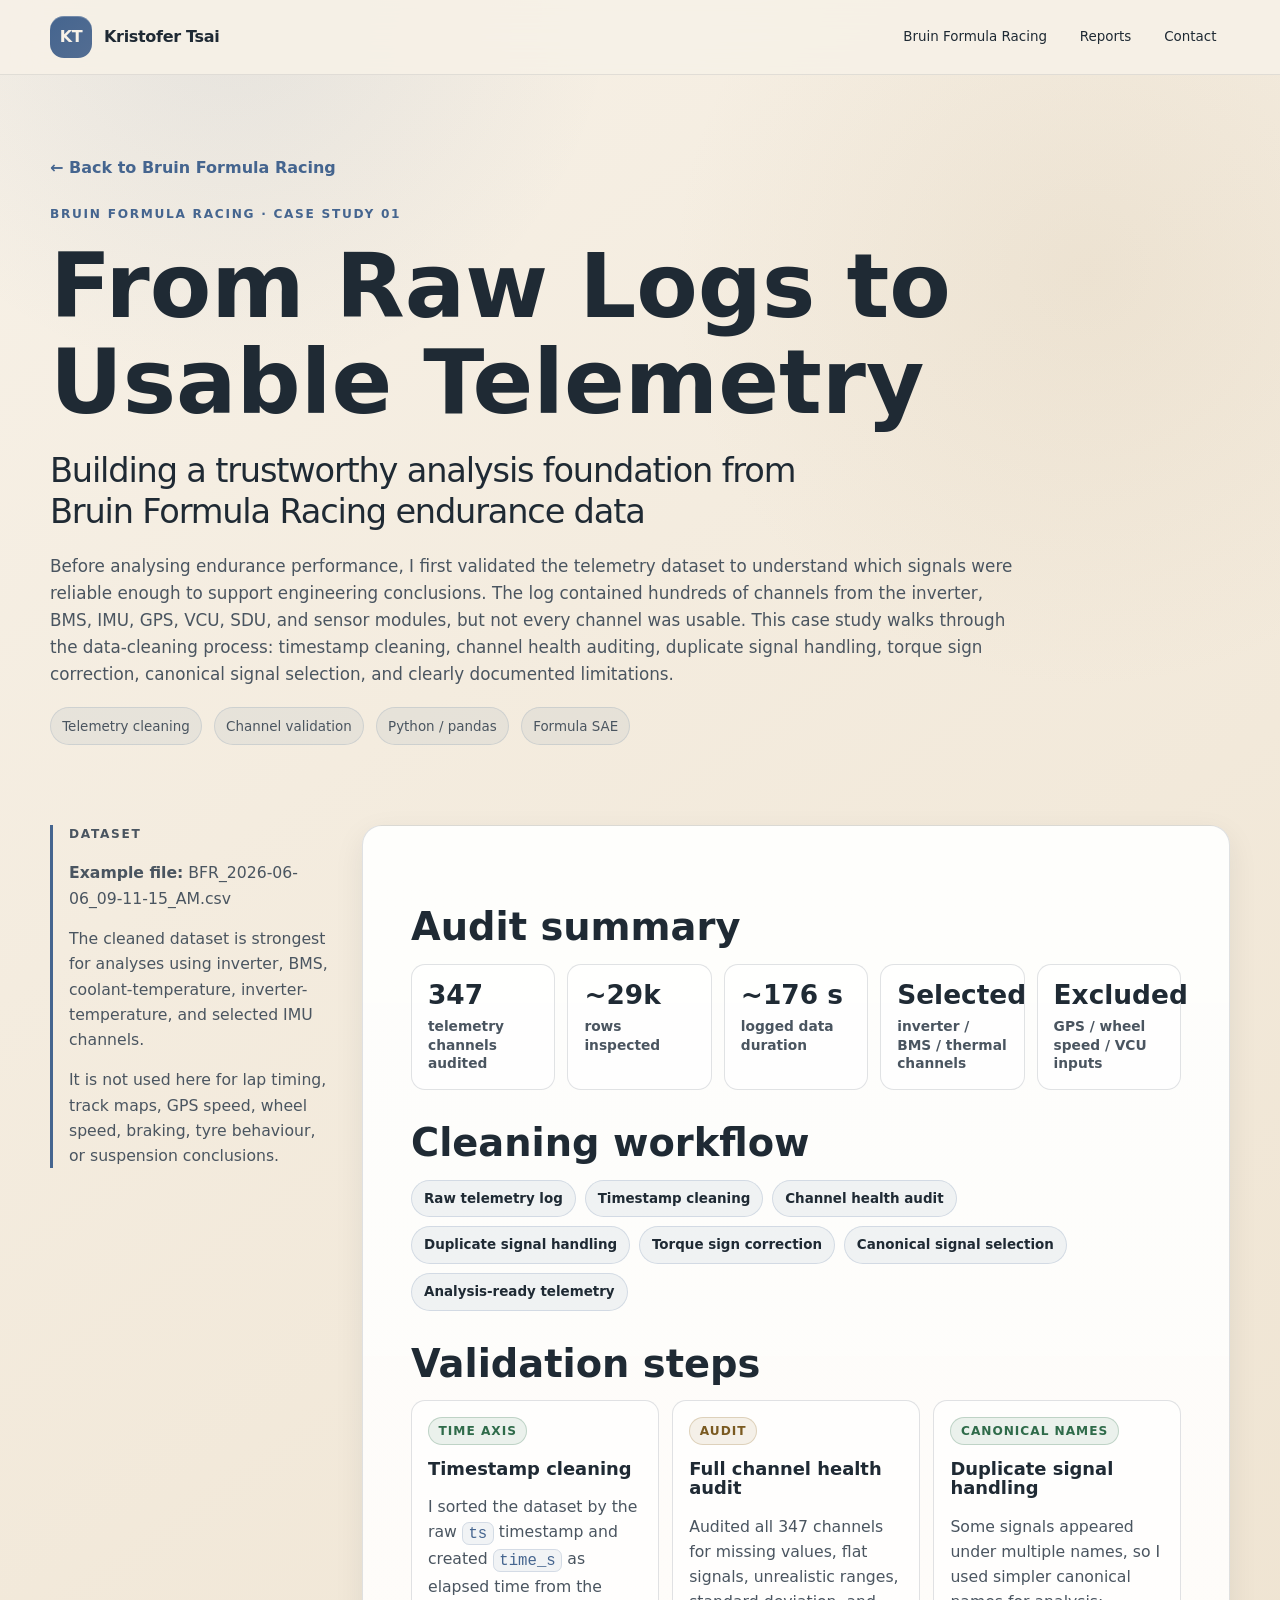
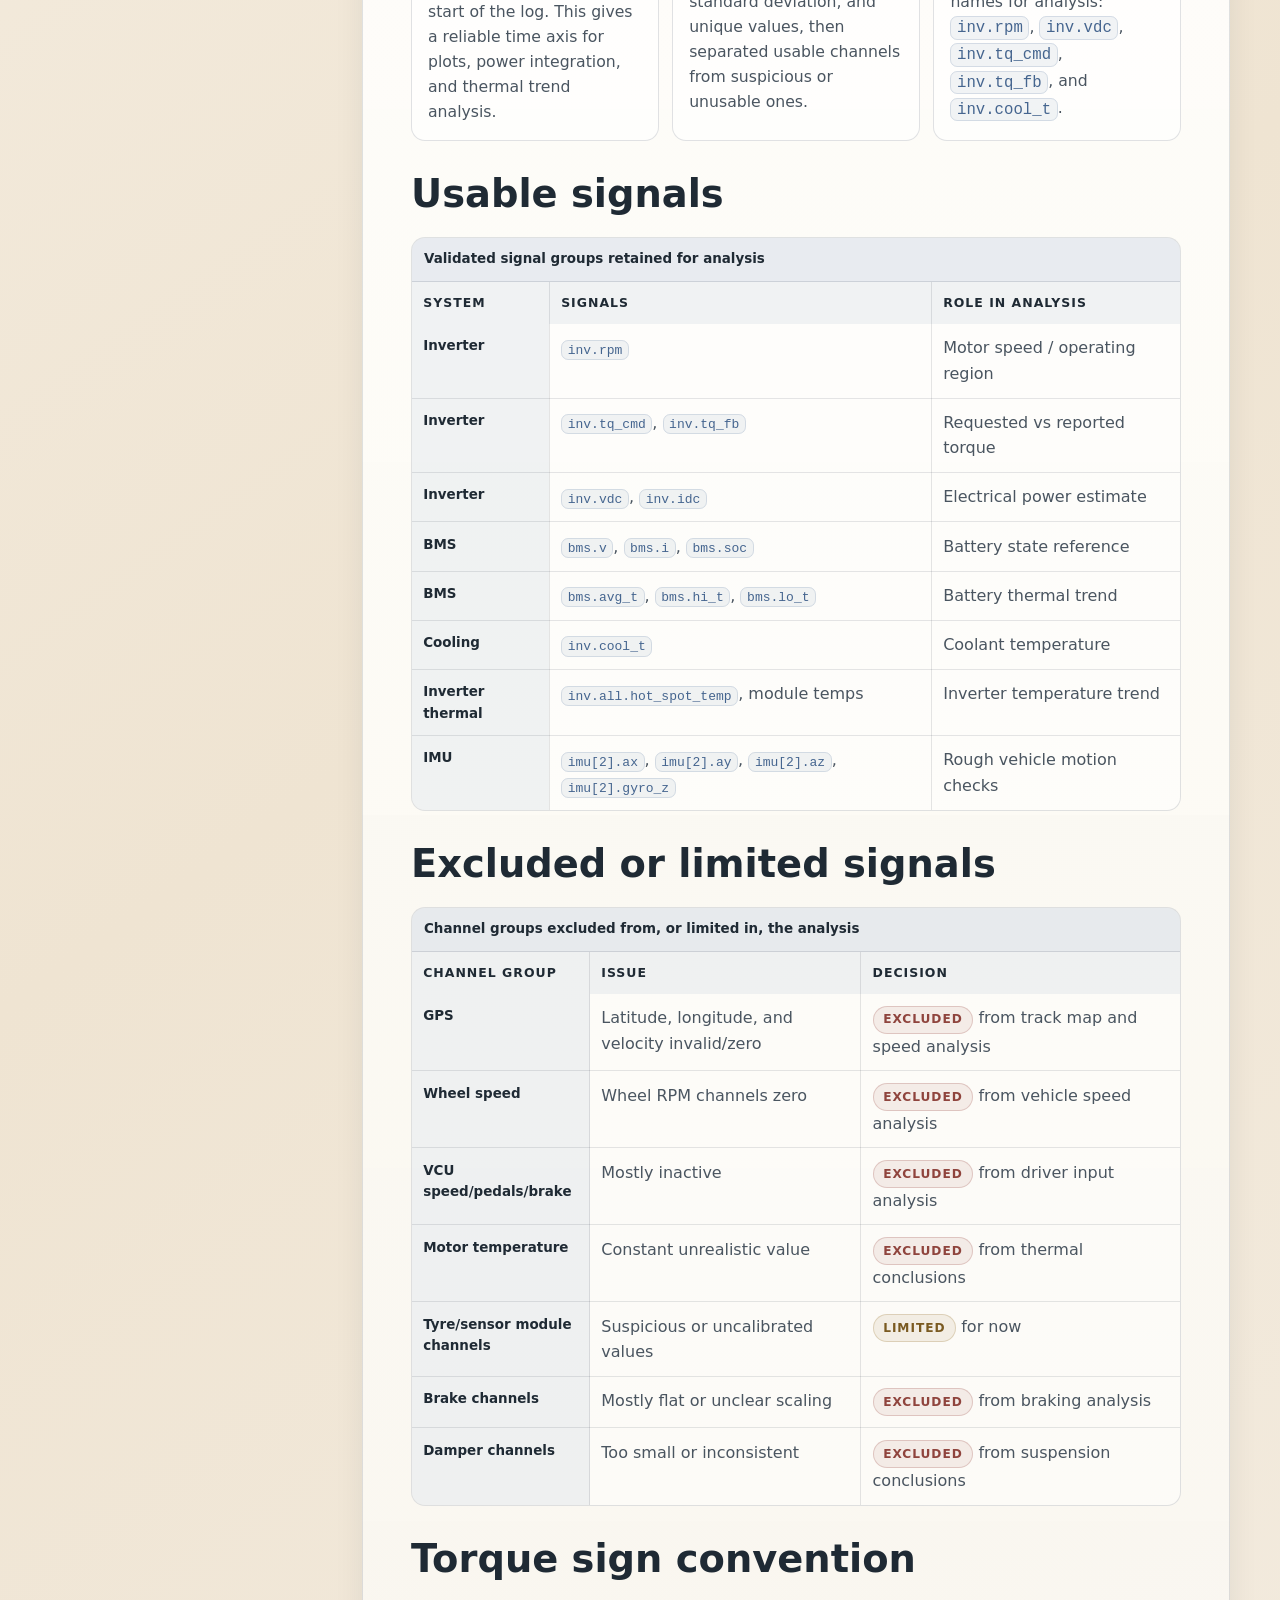
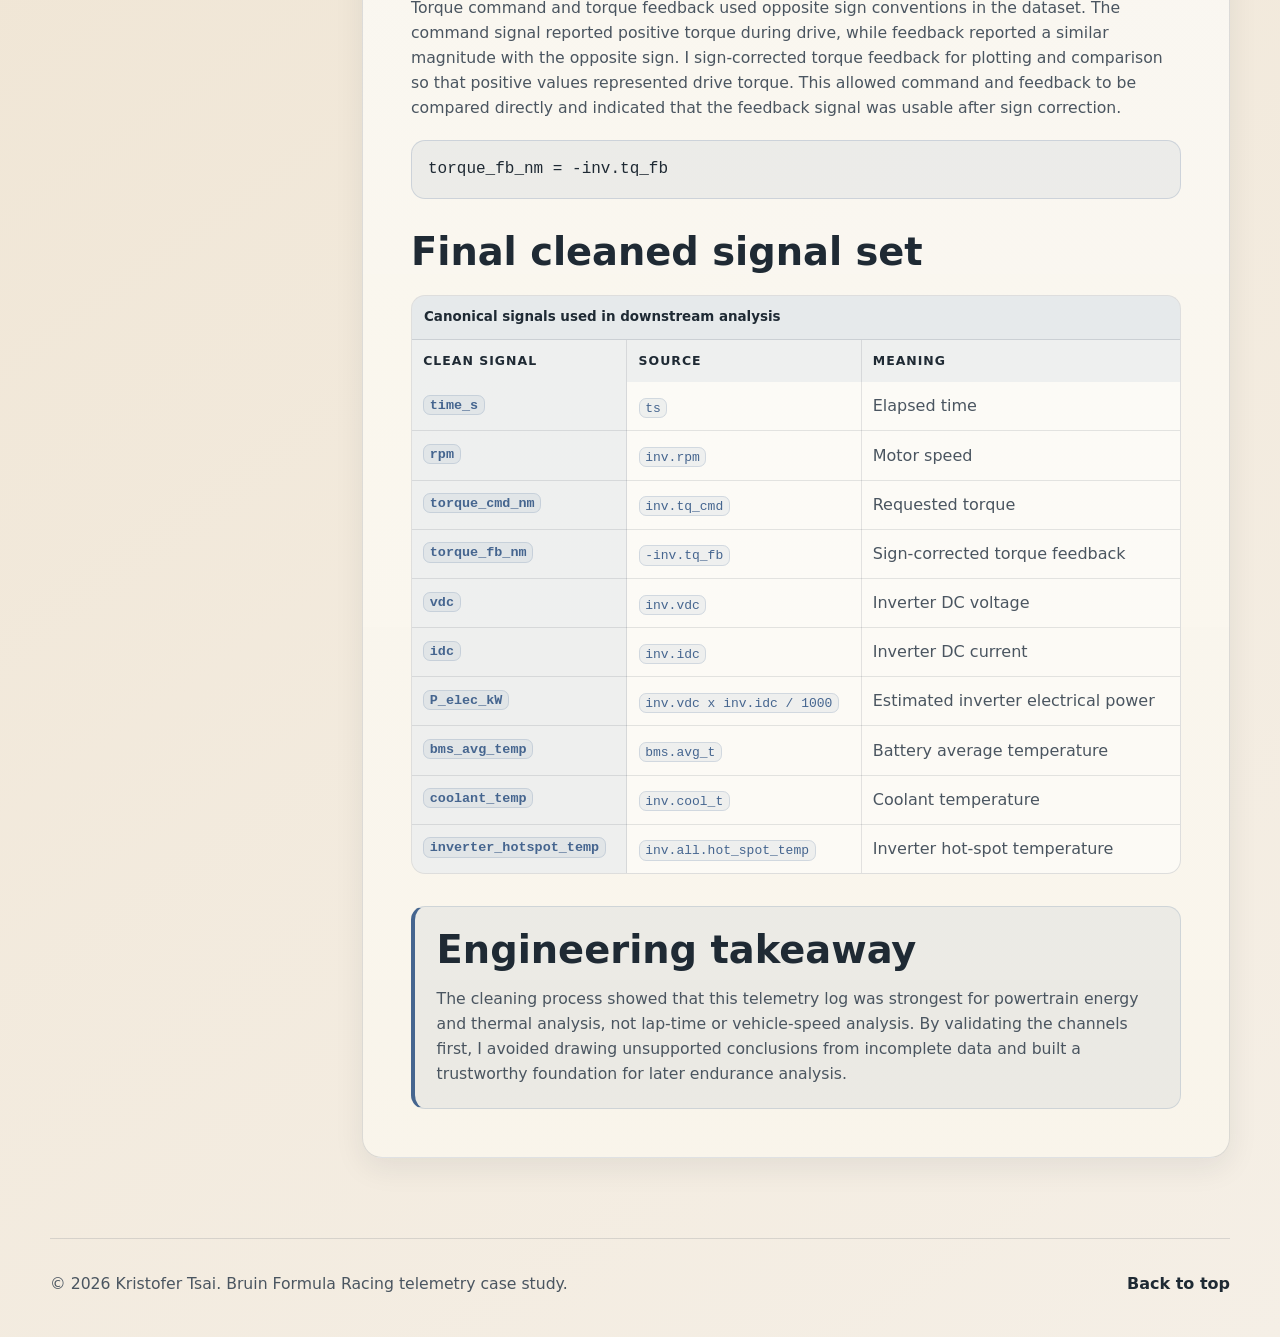
<file: reports/bfr-raw-logs-telemetry.html>
<!DOCTYPE html>
<html lang="en-GB">
<head>
  <meta charset="UTF-8" />
  <meta name="viewport" content="width=device-width, initial-scale=1.0" />
  <link rel="icon" href="../images/favicon.svg" type="image/svg+xml" />
  <meta name="description" content="Bruin Formula Racing telemetry case study covering data cleaning, channel validation, torque sign correction, and analysis limitations." />
  <title>From Raw Logs to Usable Telemetry | Kristofer Tsai</title>
  <link rel="stylesheet" href="../style.css?v=20260718-site-cleanup" />
</head>
<body class="report-page bfr-case-page">
  <a class="skip-link" href="#report-content">Skip to case study</a>
  <header class="site-header" id="top">
    <nav class="nav" aria-label="Case study navigation">
      <a class="brand" href="../index.html#top" aria-label="Kristofer Tsai home">
        <span class="brand-mark">KT</span>
        <span class="brand-text">Kristofer Tsai</span>
      </a>
      <ul class="nav-links report-nav-links">
        <li><a href="../index.html#bfr">Bruin Formula Racing</a></li>
        <li><a href="../index.html#projects">Reports</a></li>
        <li><a href="../index.html#contact">Contact</a></li>
      </ul>
    </nav>
  </header>

  <main id="report-content">
    <section class="report-hero section bfr-case-hero" aria-labelledby="telemetry-case-title">
      <a class="back-link" href="../index.html#bfr">← Back to Bruin Formula Racing</a>
      <p class="eyebrow">BRUIN FORMULA RACING · CASE STUDY 01</p>
      <h1 id="telemetry-case-title">From Raw Logs to Usable Telemetry</h1>
      <p class="hero-subtitle">Building a trustworthy analysis foundation from Bruin Formula Racing endurance data</p>
      <p class="case-hero-copy">
        Before analysing endurance performance, I first validated the telemetry dataset to understand which signals were
        reliable enough to support engineering conclusions. The log contained hundreds of channels from the inverter,
        BMS, IMU, GPS, VCU, SDU, and sensor modules, but not every channel was usable. This case study walks through the
        data-cleaning process: timestamp cleaning, channel health auditing, duplicate signal handling, torque sign
        correction, canonical signal selection, and clearly documented limitations.
      </p>
      <div class="tool-row report-tools">
        <span>Telemetry cleaning</span>
        <span>Channel validation</span>
        <span>Python / pandas</span>
        <span>Formula SAE</span>
      </div>
    </section>

    <section class="section report-shell bfr-case-shell" aria-label="Telemetry case study">
      <aside class="report-aside bfr-case-aside" aria-labelledby="telemetry-dataset-title">
        <p class="eyebrow" id="telemetry-dataset-title">Dataset</p>
        <p><strong>Example file:</strong> BFR_2026-06-06_09-11-15_AM.csv</p>
        <p>The cleaned dataset is strongest for analyses using inverter, BMS, coolant-temperature, inverter-temperature, and selected IMU channels.</p>
        <p>It is not used here for lap timing, track maps, GPS speed, wheel speed, braking, tyre behaviour, or suspension conclusions.</p>
      </aside>

      <article class="report-document bfr-case-document">
        <section aria-labelledby="audit-summary-title">
          <h2 id="audit-summary-title">Audit summary</h2>
          <div class="case-summary-grid" role="group" aria-label="Telemetry audit metrics">
            <div class="case-summary-card">
              <strong>347</strong>
              <span>telemetry channels audited</span>
            </div>
            <div class="case-summary-card">
              <strong>~29k</strong>
              <span>rows inspected</span>
            </div>
            <div class="case-summary-card">
              <strong>~176 s</strong>
              <span>logged data duration</span>
            </div>
            <div class="case-summary-card">
              <strong>Selected</strong>
              <span>inverter / BMS / thermal channels</span>
            </div>
            <div class="case-summary-card">
              <strong>Excluded</strong>
              <span>GPS / wheel speed / VCU inputs</span>
            </div>
          </div>
        </section>

        <section aria-labelledby="workflow-title">
          <h2 id="workflow-title">Cleaning workflow</h2>
          <div class="workflow-strip" role="group" aria-label="Telemetry cleaning workflow">
            <span>Raw telemetry log</span>
            <span>Timestamp cleaning</span>
            <span>Channel health audit</span>
            <span>Duplicate signal handling</span>
            <span>Torque sign correction</span>
            <span>Canonical signal selection</span>
            <span>Analysis-ready telemetry</span>
          </div>
        </section>

        <section aria-labelledby="cleaning-steps-title">
          <h2 id="cleaning-steps-title">Validation steps</h2>
          <div class="case-step-grid">
            <article class="case-step">
              <span class="status-tag status-usable">Time axis</span>
              <h3>Timestamp cleaning</h3>
              <p>
                I sorted the dataset by the raw <code>ts</code> timestamp and created <code>time_s</code> as elapsed time
                from the start of the log. This gives a reliable time axis for plots, power integration, and thermal
                trend analysis.
              </p>
            </article>
            <article class="case-step">
              <span class="status-tag status-caution">Audit</span>
              <h3>Full channel health audit</h3>
              <p>
                Audited all 347 channels for missing values, flat signals, unrealistic ranges, standard deviation, and
                unique values, then separated usable channels from suspicious or unusable ones.
              </p>
            </article>
            <article class="case-step">
              <span class="status-tag status-usable">Canonical names</span>
              <h3>Duplicate signal handling</h3>
              <p>
                Some signals appeared under multiple names, so I used simpler canonical names for analysis:
                <code>inv.rpm</code>, <code>inv.vdc</code>, <code>inv.tq_cmd</code>, <code>inv.tq_fb</code>, and
                <code>inv.cool_t</code>.
              </p>
            </article>
          </div>
        </section>

        <section aria-labelledby="usable-signals-title">
          <h2 id="usable-signals-title">Usable signals</h2>
          <div class="table-wrap technical-table-wrap" role="region" aria-label="Usable telemetry signals" tabindex="0">
            <table>
              <caption>Validated signal groups retained for analysis</caption>
              <thead>
                <tr>
                  <th scope="col">System</th>
                  <th scope="col">Signals</th>
                  <th scope="col">Role in analysis</th>
                </tr>
              </thead>
              <tbody>
                <tr>
                  <th scope="row">Inverter</th>
                  <td><code>inv.rpm</code></td>
                  <td>Motor speed / operating region</td>
                </tr>
                <tr>
                  <th scope="row">Inverter</th>
                  <td><code>inv.tq_cmd</code>, <code>inv.tq_fb</code></td>
                  <td>Requested vs reported torque</td>
                </tr>
                <tr>
                  <th scope="row">Inverter</th>
                  <td><code>inv.vdc</code>, <code>inv.idc</code></td>
                  <td>Electrical power estimate</td>
                </tr>
                <tr>
                  <th scope="row">BMS</th>
                  <td><code>bms.v</code>, <code>bms.i</code>, <code>bms.soc</code></td>
                  <td>Battery state reference</td>
                </tr>
                <tr>
                  <th scope="row">BMS</th>
                  <td><code>bms.avg_t</code>, <code>bms.hi_t</code>, <code>bms.lo_t</code></td>
                  <td>Battery thermal trend</td>
                </tr>
                <tr>
                  <th scope="row">Cooling</th>
                  <td><code>inv.cool_t</code></td>
                  <td>Coolant temperature</td>
                </tr>
                <tr>
                  <th scope="row">Inverter thermal</th>
                  <td><code>inv.all.hot_spot_temp</code>, module temps</td>
                  <td>Inverter temperature trend</td>
                </tr>
                <tr>
                  <th scope="row">IMU</th>
                  <td><code>imu[2].ax</code>, <code>imu[2].ay</code>, <code>imu[2].az</code>, <code>imu[2].gyro_z</code></td>
                  <td>Rough vehicle motion checks</td>
                </tr>
              </tbody>
            </table>
          </div>
        </section>

        <section aria-labelledby="excluded-signals-title">
          <h2 id="excluded-signals-title">Excluded or limited signals</h2>
          <div class="table-wrap technical-table-wrap" role="region" aria-label="Excluded or limited telemetry signals" tabindex="0">
            <table>
              <caption>Channel groups excluded from, or limited in, the analysis</caption>
              <thead>
                <tr>
                  <th scope="col">Channel group</th>
                  <th scope="col">Issue</th>
                  <th scope="col">Decision</th>
                </tr>
              </thead>
              <tbody>
                <tr>
                  <th scope="row">GPS</th>
                  <td>Latitude, longitude, and velocity invalid/zero</td>
                  <td><span class="status-tag status-excluded">Excluded</span> from track map and speed analysis</td>
                </tr>
                <tr>
                  <th scope="row">Wheel speed</th>
                  <td>Wheel RPM channels zero</td>
                  <td><span class="status-tag status-excluded">Excluded</span> from vehicle speed analysis</td>
                </tr>
                <tr>
                  <th scope="row">VCU speed/pedals/brake</th>
                  <td>Mostly inactive</td>
                  <td><span class="status-tag status-excluded">Excluded</span> from driver input analysis</td>
                </tr>
                <tr>
                  <th scope="row">Motor temperature</th>
                  <td>Constant unrealistic value</td>
                  <td><span class="status-tag status-excluded">Excluded</span> from thermal conclusions</td>
                </tr>
                <tr>
                  <th scope="row">Tyre/sensor module channels</th>
                  <td>Suspicious or uncalibrated values</td>
                  <td><span class="status-tag status-caution">Limited</span> for now</td>
                </tr>
                <tr>
                  <th scope="row">Brake channels</th>
                  <td>Mostly flat or unclear scaling</td>
                  <td><span class="status-tag status-excluded">Excluded</span> from braking analysis</td>
                </tr>
                <tr>
                  <th scope="row">Damper channels</th>
                  <td>Too small or inconsistent</td>
                  <td><span class="status-tag status-excluded">Excluded</span> from suspension conclusions</td>
                </tr>
              </tbody>
            </table>
          </div>
        </section>

        <section aria-labelledby="torque-sign-title">
          <h2 id="torque-sign-title">Torque sign convention</h2>
          <p>
            Torque command and torque feedback used opposite sign conventions in the dataset. The command signal
            reported positive torque during drive, while feedback reported a similar magnitude with the opposite sign. I
            sign-corrected torque feedback for plotting and comparison so that positive values represented drive torque.
            This allowed command and feedback to be compared directly and indicated that the feedback signal was usable
            after sign correction.
          </p>
          <pre class="formula-block"><code>torque_fb_nm = -inv.tq_fb</code></pre>
        </section>

        <section aria-labelledby="cleaned-set-title">
          <h2 id="cleaned-set-title">Final cleaned signal set</h2>
          <div class="table-wrap technical-table-wrap" role="region" aria-label="Final cleaned telemetry signal set" tabindex="0">
            <table>
              <caption>Canonical signals used in downstream analysis</caption>
              <thead>
                <tr>
                  <th scope="col">Clean signal</th>
                  <th scope="col">Source</th>
                  <th scope="col">Meaning</th>
                </tr>
              </thead>
              <tbody>
                <tr>
                  <th scope="row"><code>time_s</code></th>
                  <td><code>ts</code></td>
                  <td>Elapsed time</td>
                </tr>
                <tr>
                  <th scope="row"><code>rpm</code></th>
                  <td><code>inv.rpm</code></td>
                  <td>Motor speed</td>
                </tr>
                <tr>
                  <th scope="row"><code>torque_cmd_nm</code></th>
                  <td><code>inv.tq_cmd</code></td>
                  <td>Requested torque</td>
                </tr>
                <tr>
                  <th scope="row"><code>torque_fb_nm</code></th>
                  <td><code>-inv.tq_fb</code></td>
                  <td>Sign-corrected torque feedback</td>
                </tr>
                <tr>
                  <th scope="row"><code>vdc</code></th>
                  <td><code>inv.vdc</code></td>
                  <td>Inverter DC voltage</td>
                </tr>
                <tr>
                  <th scope="row"><code>idc</code></th>
                  <td><code>inv.idc</code></td>
                  <td>Inverter DC current</td>
                </tr>
                <tr>
                  <th scope="row"><code>P_elec_kW</code></th>
                  <td><code>inv.vdc x inv.idc / 1000</code></td>
                  <td>Estimated inverter electrical power</td>
                </tr>
                <tr>
                  <th scope="row"><code>bms_avg_temp</code></th>
                  <td><code>bms.avg_t</code></td>
                  <td>Battery average temperature</td>
                </tr>
                <tr>
                  <th scope="row"><code>coolant_temp</code></th>
                  <td><code>inv.cool_t</code></td>
                  <td>Coolant temperature</td>
                </tr>
                <tr>
                  <th scope="row"><code>inverter_hotspot_temp</code></th>
                  <td><code>inv.all.hot_spot_temp</code></td>
                  <td>Inverter hot-spot temperature</td>
                </tr>
              </tbody>
            </table>
          </div>
        </section>

        <section aria-labelledby="takeaway-title" class="engineering-takeaway">
          <h2 id="takeaway-title">Engineering takeaway</h2>
          <p>
            The cleaning process showed that this telemetry log was strongest for powertrain energy and thermal analysis,
            not lap-time or vehicle-speed analysis. By validating the channels first, I avoided drawing unsupported
            conclusions from incomplete data and built a trustworthy foundation for later endurance analysis.
          </p>
        </section>
      </article>
    </section>
  </main>

  <footer class="site-footer">
    <p>© <span id="year"></span> Kristofer Tsai. Bruin Formula Racing telemetry case study.</p>
    <a href="#top">Back to top</a>
  </footer>

  <script src="../script.js?v=20260718-site-cleanup"></script>
</body>
</html>
</file>
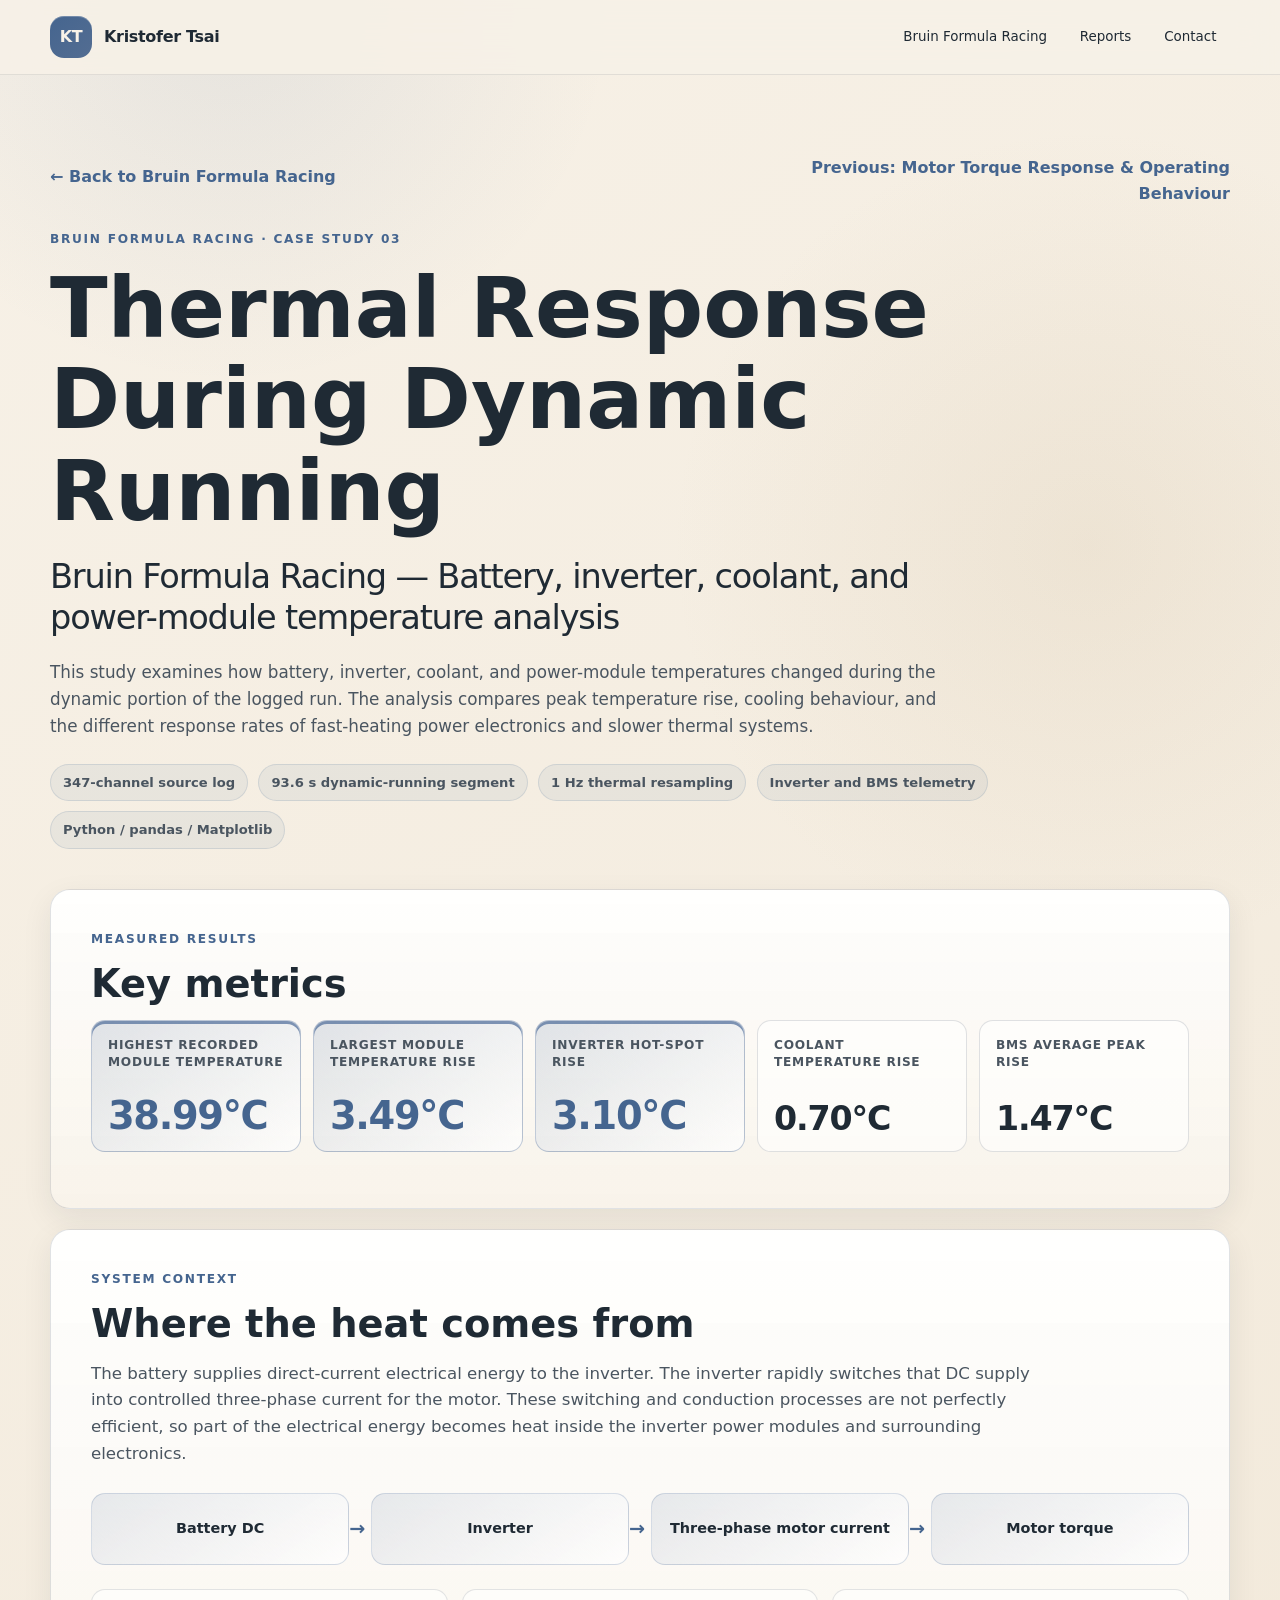
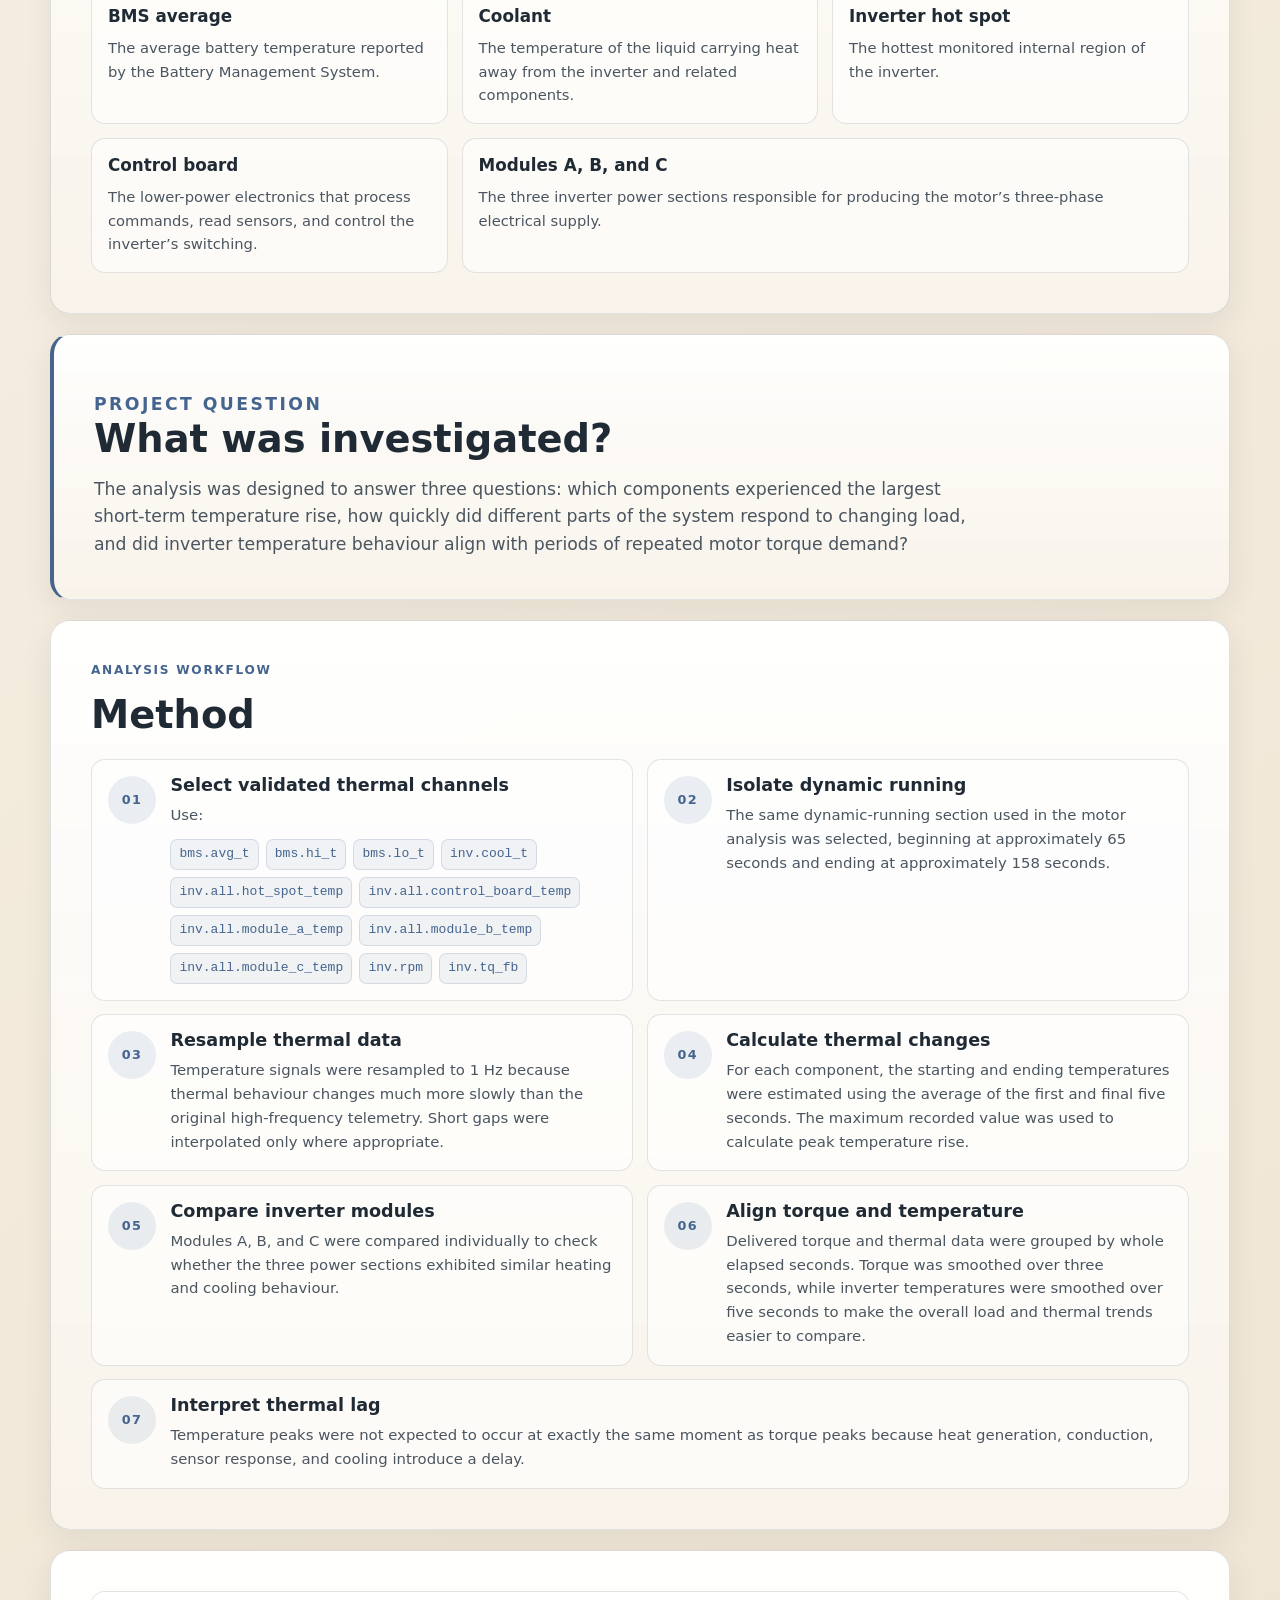
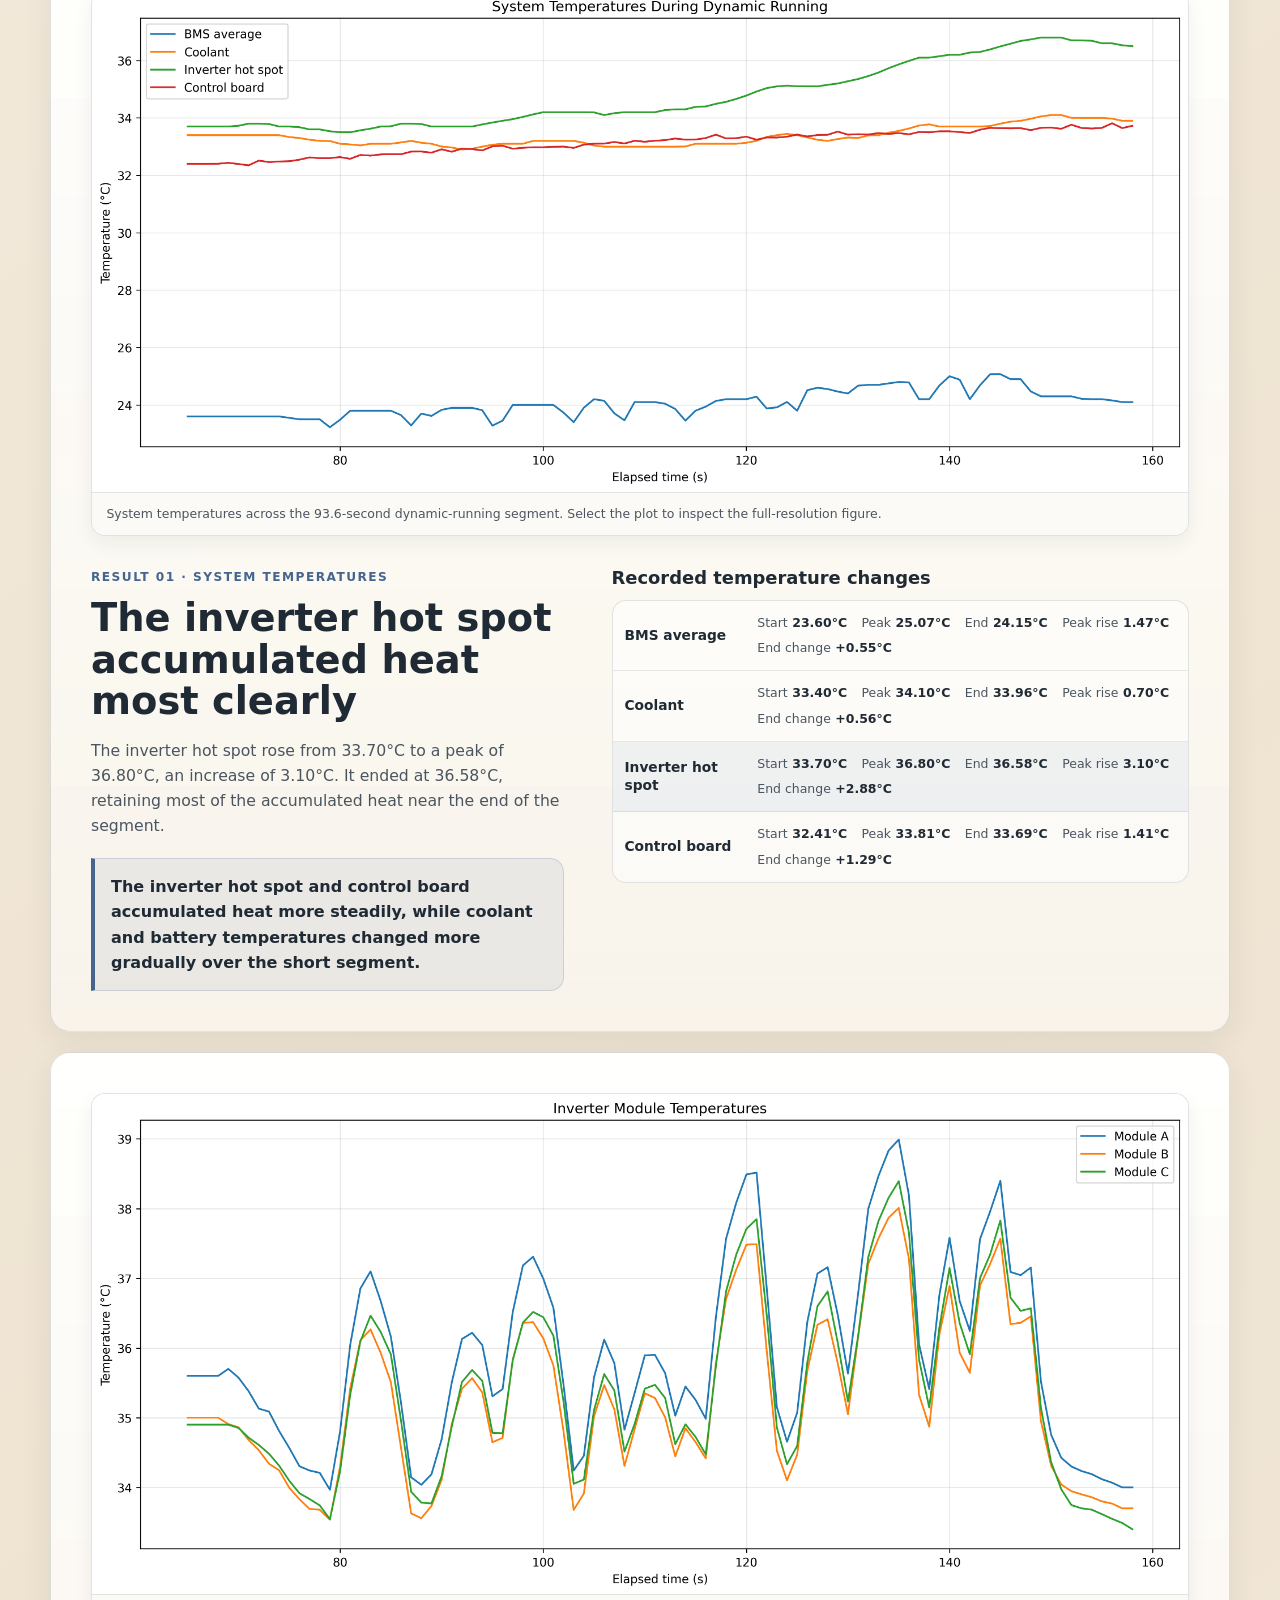
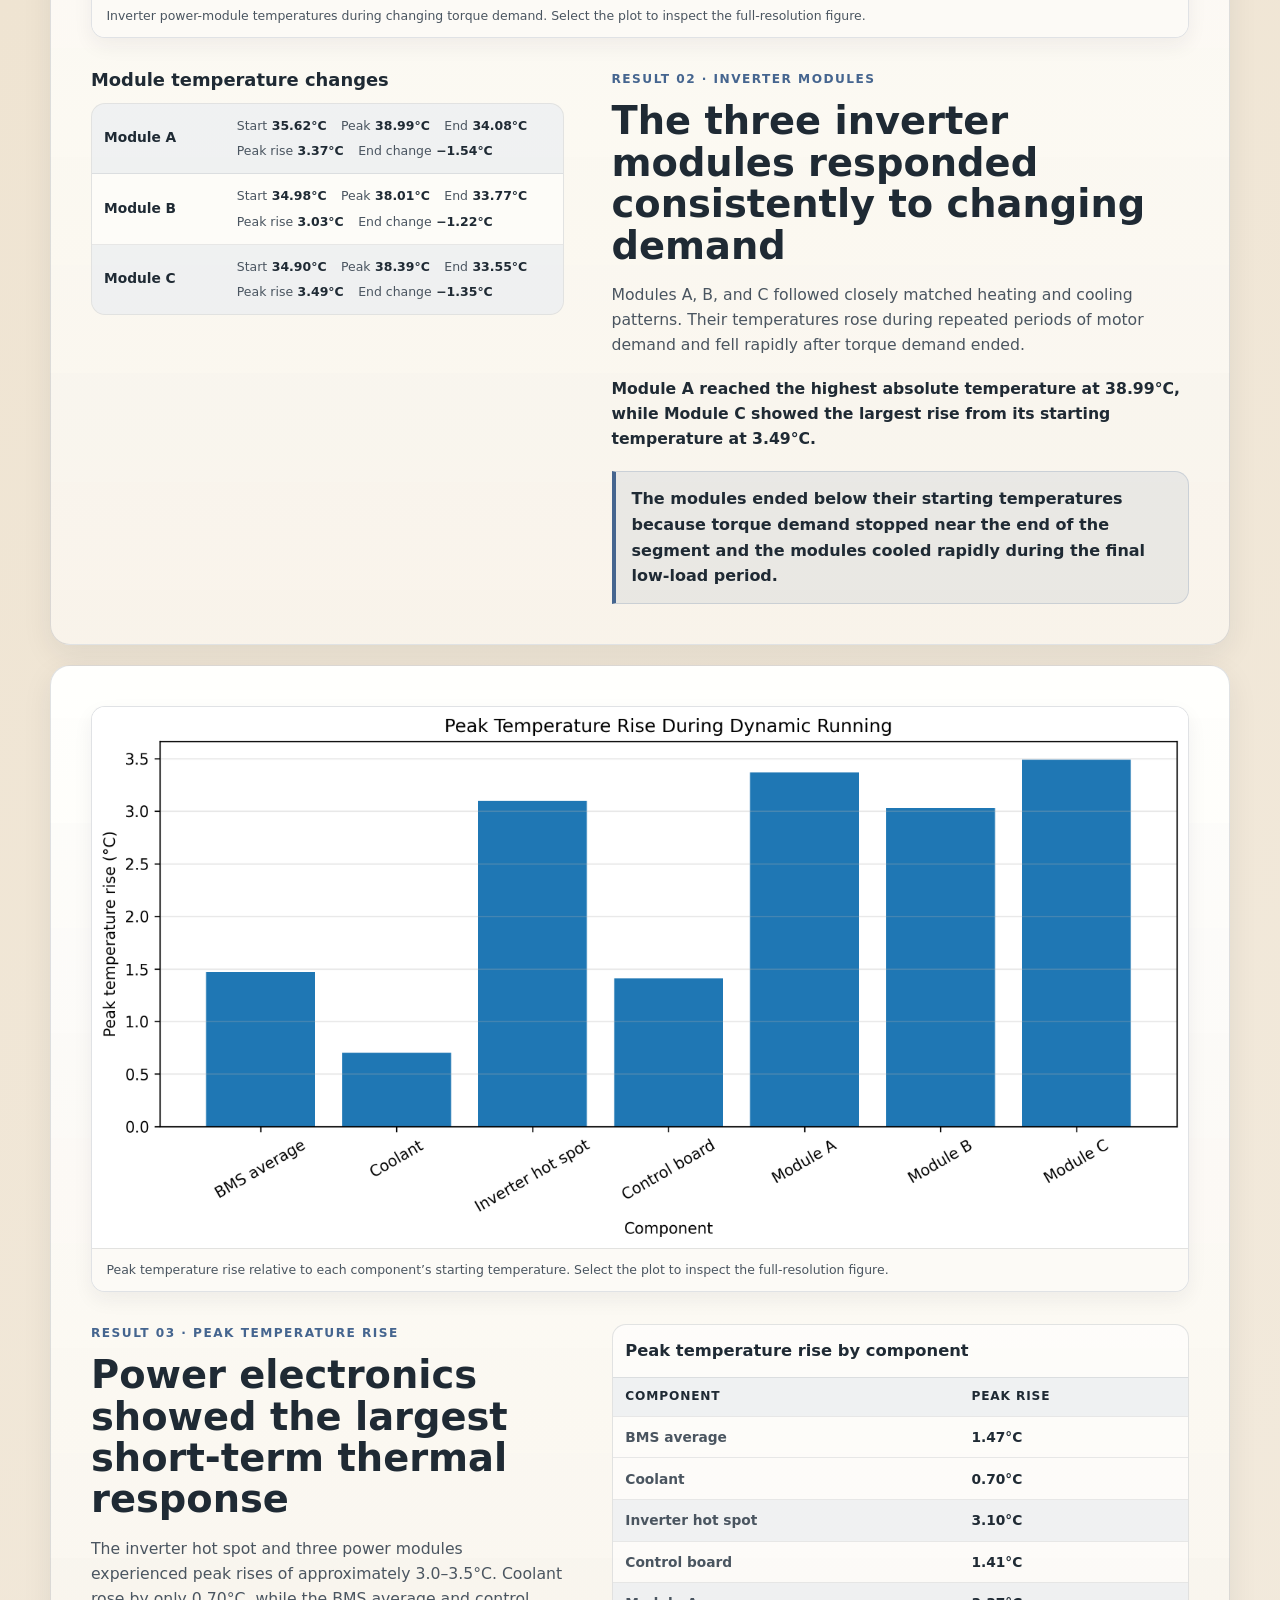
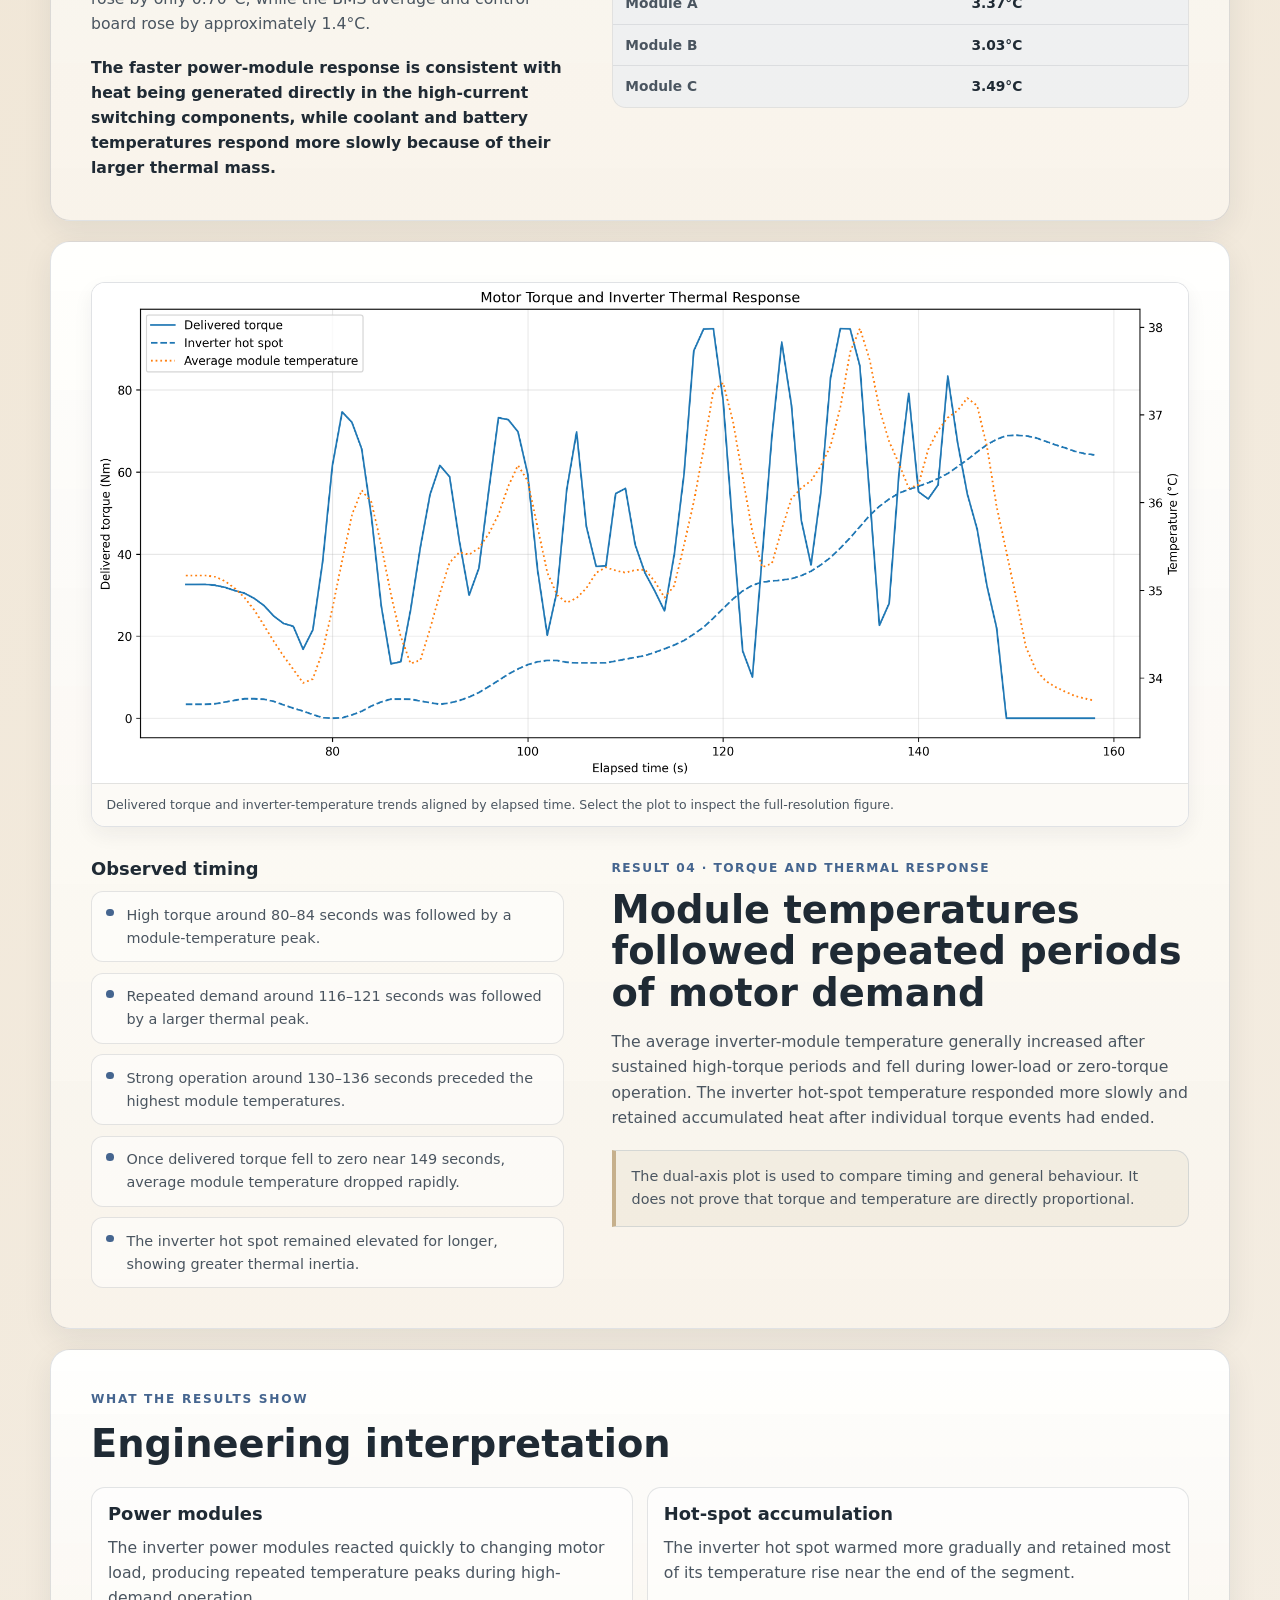
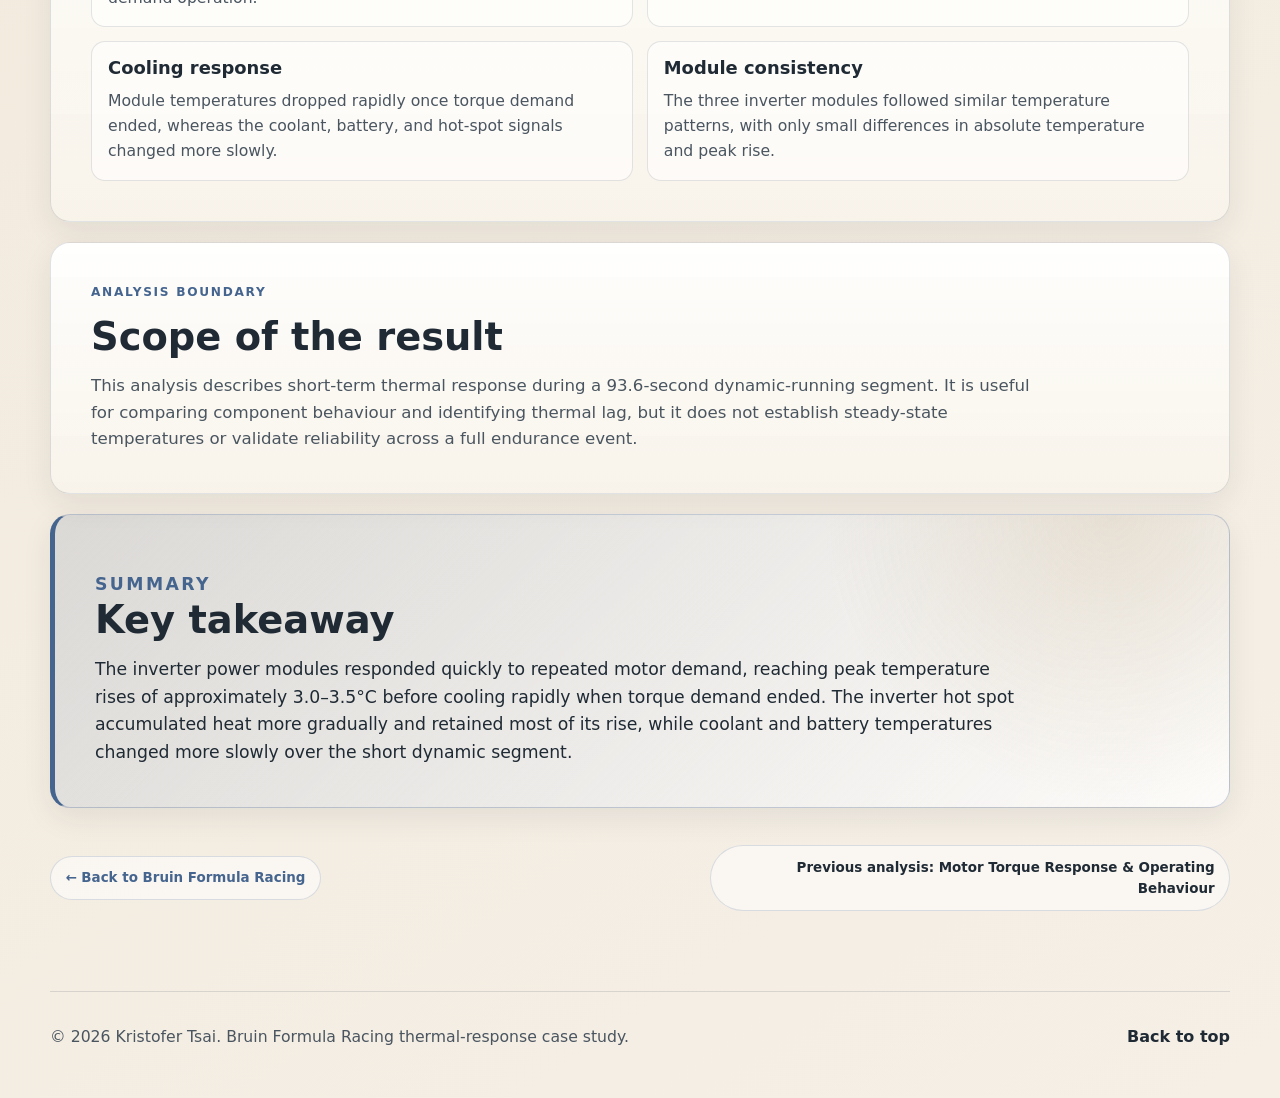
<file: reports/bfr-thermal-response.html>
<!DOCTYPE html>
<html lang="en-GB">
<head>
  <meta charset="UTF-8" />
  <meta name="viewport" content="width=device-width, initial-scale=1.0" />
  <link rel="icon" href="../images/favicon.svg" type="image/svg+xml" />
  <meta
    name="description"
    content="Bruin Formula Racing case study examining battery, inverter, coolant, and power-module thermal response during dynamic running."
  />
  <title>Thermal Response During Dynamic Running | Kristofer Tsai</title>
  <link rel="stylesheet" href="../style.css?v=20260718-site-cleanup" />
</head>
<body class="report-page bfr-case-page motor-case-page thermal-case-page">
  <a class="skip-link" href="#report-content">Skip to case study</a>

  <header class="site-header" id="top">
    <nav class="nav" aria-label="Case study navigation">
      <a class="brand" href="../index.html#top" aria-label="Kristofer Tsai home">
        <span class="brand-mark">KT</span>
        <span class="brand-text">Kristofer Tsai</span>
      </a>
      <ul class="nav-links report-nav-links motor-case-nav-links">
        <li><a href="../index.html#bfr">Bruin Formula Racing</a></li>
        <li><a href="../index.html#projects">Reports</a></li>
        <li><a href="../index.html#contact">Contact</a></li>
      </ul>
    </nav>
  </header>

  <main id="report-content">
    <section class="report-hero section bfr-case-hero motor-case-hero thermal-case-hero" aria-labelledby="thermal-case-title">
      <nav class="thermal-hero-navigation" aria-label="Related Bruin Formula case studies">
        <a class="back-link motor-case-back-link" href="../index.html#bfr">← Back to Bruin Formula Racing</a>
        <a class="back-link thermal-previous-link" href="bfr-motor-torque-response.html">
          Previous: Motor Torque Response &amp; Operating Behaviour
        </a>
      </nav>
      <p class="eyebrow">BRUIN FORMULA RACING · CASE STUDY 03</p>
      <h1 id="thermal-case-title">Thermal Response During Dynamic Running</h1>
      <p class="hero-subtitle">
        Bruin Formula Racing — Battery, inverter, coolant, and power-module temperature analysis
      </p>
      <p class="motor-case-hero-copy">
        This study examines how battery, inverter, coolant, and power-module temperatures changed during the dynamic
        portion of the logged run. The analysis compares peak temperature rise, cooling behaviour, and the different
        response rates of fast-heating power electronics and slower thermal systems.
      </p>
      <ul class="motor-case-meta" aria-label="Case study metadata">
        <li class="motor-case-meta-item">347-channel source log</li>
        <li class="motor-case-meta-item">93.6 s dynamic-running segment</li>
        <li class="motor-case-meta-item">1 Hz thermal resampling</li>
        <li class="motor-case-meta-item">Inverter and BMS telemetry</li>
        <li class="motor-case-meta-item">Python / pandas / Matplotlib</li>
      </ul>
    </section>

    <section class="section motor-case-content thermal-case-content" aria-label="Thermal response case study">
      <section class="motor-case-panel motor-case-metrics" aria-labelledby="thermal-metrics-title">
        <div class="motor-case-section-heading">
          <p class="eyebrow">Measured results</p>
          <h2 id="thermal-metrics-title">Key metrics</h2>
        </div>
        <dl class="motor-metrics-grid">
          <div class="motor-metric-card motor-metric-card--priority">
            <dt class="motor-metric-label">Highest recorded module temperature</dt>
            <dd class="motor-metric-value">38.99°C</dd>
          </div>
          <div class="motor-metric-card motor-metric-card--priority">
            <dt class="motor-metric-label">Largest module temperature rise</dt>
            <dd class="motor-metric-value">3.49°C</dd>
          </div>
          <div class="motor-metric-card motor-metric-card--priority">
            <dt class="motor-metric-label">Inverter hot-spot rise</dt>
            <dd class="motor-metric-value">3.10°C</dd>
          </div>
          <div class="motor-metric-card">
            <dt class="motor-metric-label">Coolant temperature rise</dt>
            <dd class="motor-metric-value">0.70°C</dd>
          </div>
          <div class="motor-metric-card">
            <dt class="motor-metric-label">BMS average peak rise</dt>
            <dd class="motor-metric-value">1.47°C</dd>
          </div>
        </dl>
      </section>

      <section class="motor-case-panel thermal-context" aria-labelledby="thermal-context-title">
        <div class="motor-case-section-heading">
          <p class="eyebrow">System context</p>
          <h2 id="thermal-context-title">Where the heat comes from</h2>
        </div>
        <p class="thermal-context-intro">
          The battery supplies direct-current electrical energy to the inverter. The inverter rapidly switches that DC
          supply into controlled three-phase current for the motor. These switching and conduction processes are not
          perfectly efficient, so part of the electrical energy becomes heat inside the inverter power modules and
          surrounding electronics.
        </p>

        <ol class="thermal-energy-flow" aria-label="Electrical energy flow from battery to motor torque">
          <li>Battery DC</li>
          <li>Inverter</li>
          <li>Three-phase motor current</li>
          <li>Motor torque</li>
        </ol>

        <dl class="thermal-component-grid">
          <div class="thermal-component-card">
            <dt>BMS average</dt>
            <dd>The average battery temperature reported by the Battery Management System.</dd>
          </div>
          <div class="thermal-component-card">
            <dt>Coolant</dt>
            <dd>The temperature of the liquid carrying heat away from the inverter and related components.</dd>
          </div>
          <div class="thermal-component-card">
            <dt>Inverter hot spot</dt>
            <dd>The hottest monitored internal region of the inverter.</dd>
          </div>
          <div class="thermal-component-card">
            <dt>Control board</dt>
            <dd>
              The lower-power electronics that process commands, read sensors, and control the inverter’s switching.
            </dd>
          </div>
          <div class="thermal-component-card thermal-component-card--wide">
            <dt>Modules A, B, and C</dt>
            <dd>
              The three inverter power sections responsible for producing the motor’s three-phase electrical supply.
            </dd>
          </div>
        </dl>
      </section>

      <section class="motor-case-panel motor-case-question" aria-labelledby="thermal-question-title">
        <p class="eyebrow">Project question</p>
        <h2 id="thermal-question-title">What was investigated?</h2>
        <p>
          The analysis was designed to answer three questions: which components experienced the largest short-term
          temperature rise, how quickly did different parts of the system respond to changing load, and did inverter
          temperature behaviour align with periods of repeated motor torque demand?
        </p>
      </section>

      <section class="motor-case-panel motor-case-method" aria-labelledby="thermal-method-title">
        <div class="motor-case-section-heading">
          <p class="eyebrow">Analysis workflow</p>
          <h2 id="thermal-method-title">Method</h2>
        </div>
        <ol class="motor-method-list thermal-method-list">
          <li class="motor-method-step">
            <span class="motor-method-number" aria-hidden="true">01</span>
            <div class="motor-method-copy">
              <h3>Select validated thermal channels</h3>
              <p>Use:</p>
              <ul class="motor-channel-list" aria-label="Validated thermal and inverter channels">
                <li><code>bms.avg_t</code></li>
                <li><code>bms.hi_t</code></li>
                <li><code>bms.lo_t</code></li>
                <li><code>inv.cool_t</code></li>
                <li><code>inv.all.hot_spot_temp</code></li>
                <li><code>inv.all.control_board_temp</code></li>
                <li><code>inv.all.module_a_temp</code></li>
                <li><code>inv.all.module_b_temp</code></li>
                <li><code>inv.all.module_c_temp</code></li>
                <li><code>inv.rpm</code></li>
                <li><code>inv.tq_fb</code></li>
              </ul>
            </div>
          </li>
          <li class="motor-method-step">
            <span class="motor-method-number" aria-hidden="true">02</span>
            <div class="motor-method-copy">
              <h3>Isolate dynamic running</h3>
              <p>
                The same dynamic-running section used in the motor analysis was selected, beginning at approximately
                65 seconds and ending at approximately 158 seconds.
              </p>
            </div>
          </li>
          <li class="motor-method-step">
            <span class="motor-method-number" aria-hidden="true">03</span>
            <div class="motor-method-copy">
              <h3>Resample thermal data</h3>
              <p>
                Temperature signals were resampled to 1 Hz because thermal behaviour changes much more slowly than the
                original high-frequency telemetry. Short gaps were interpolated only where appropriate.
              </p>
            </div>
          </li>
          <li class="motor-method-step">
            <span class="motor-method-number" aria-hidden="true">04</span>
            <div class="motor-method-copy">
              <h3>Calculate thermal changes</h3>
              <p>
                For each component, the starting and ending temperatures were estimated using the average of the first
                and final five seconds. The maximum recorded value was used to calculate peak temperature rise.
              </p>
            </div>
          </li>
          <li class="motor-method-step">
            <span class="motor-method-number" aria-hidden="true">05</span>
            <div class="motor-method-copy">
              <h3>Compare inverter modules</h3>
              <p>
                Modules A, B, and C were compared individually to check whether the three power sections exhibited
                similar heating and cooling behaviour.
              </p>
            </div>
          </li>
          <li class="motor-method-step">
            <span class="motor-method-number" aria-hidden="true">06</span>
            <div class="motor-method-copy">
              <h3>Align torque and temperature</h3>
              <p>
                Delivered torque and thermal data were grouped by whole elapsed seconds. Torque was smoothed over three
                seconds, while inverter temperatures were smoothed over five seconds to make the overall load and
                thermal trends easier to compare.
              </p>
            </div>
          </li>
          <li class="motor-method-step thermal-method-step--final">
            <span class="motor-method-number" aria-hidden="true">07</span>
            <div class="motor-method-copy">
              <h3>Interpret thermal lag</h3>
              <p>
                Temperature peaks were not expected to occur at exactly the same moment as torque peaks because heat
                generation, conduction, sensor response, and cooling introduce a delay.
              </p>
            </div>
          </li>
        </ol>
      </section>

      <section id="system-temperatures" class="motor-case-panel motor-result thermal-result" aria-labelledby="thermal-result-one-title">
        <div class="thermal-result-stack">
          <figure class="motor-result-figure thermal-result-figure">
            <a
              class="thermal-plot-link"
              href="../assets/reports/bfr-thermal-response/system-temperatures-dynamic-running.png"
              target="_blank"
              rel="noopener"
              aria-label="Open the system-temperatures plot at full resolution in a new tab"
            >
              <img
                class="motor-result-image"
                src="../assets/reports/bfr-thermal-response/system-temperatures-dynamic-running.png"
                width="3870"
                height="1765"
                loading="lazy"
                decoding="async"
                alt="Line chart comparing BMS average, coolant, inverter hot-spot, and control-board temperatures during the dynamic-running segment."
              />
              <span class="thermal-plot-zoom" aria-hidden="true">View full resolution</span>
            </a>
            <figcaption class="motor-result-caption thermal-result-caption">
              System temperatures across the 93.6-second dynamic-running segment. Select the plot to inspect the
              full-resolution figure.
            </figcaption>
          </figure>

          <div class="thermal-result-details">
            <div class="motor-result-copy thermal-result-copy">
              <p class="eyebrow motor-result-kicker">Result 01 · System temperatures</p>
              <h2 id="thermal-result-one-title">The inverter hot spot accumulated heat most clearly</h2>
              <p>
                The inverter hot spot rose from 33.70°C to a peak of 36.80°C, an increase of 3.10°C. It ended at
                36.58°C, retaining most of the accumulated heat near the end of the segment.
              </p>
              <aside class="motor-result-highlight" aria-label="Engineering interpretation">
                The inverter hot spot and control board accumulated heat more steadily, while coolant and battery
                temperatures changed more gradually over the short segment.
              </aside>
            </div>

            <div class="thermal-data-block" aria-labelledby="system-results-title">
              <h3 id="system-results-title">Recorded temperature changes</h3>
              <dl class="thermal-stat-list">
                <div class="thermal-stat-row">
                  <dt>BMS average</dt>
                  <dd>
                    <span>Start <strong>23.60°C</strong></span>
                    <span>Peak <strong>25.07°C</strong></span>
                    <span>End <strong>24.15°C</strong></span>
                    <span>Peak rise <strong>1.47°C</strong></span>
                    <span>End change <strong>+0.55°C</strong></span>
                  </dd>
                </div>
                <div class="thermal-stat-row">
                  <dt>Coolant</dt>
                  <dd>
                    <span>Start <strong>33.40°C</strong></span>
                    <span>Peak <strong>34.10°C</strong></span>
                    <span>End <strong>33.96°C</strong></span>
                    <span>Peak rise <strong>0.70°C</strong></span>
                    <span>End change <strong>+0.56°C</strong></span>
                  </dd>
                </div>
                <div class="thermal-stat-row thermal-stat-row--priority">
                  <dt>Inverter hot spot</dt>
                  <dd>
                    <span>Start <strong>33.70°C</strong></span>
                    <span>Peak <strong>36.80°C</strong></span>
                    <span>End <strong>36.58°C</strong></span>
                    <span>Peak rise <strong>3.10°C</strong></span>
                    <span>End change <strong>+2.88°C</strong></span>
                  </dd>
                </div>
                <div class="thermal-stat-row">
                  <dt>Control board</dt>
                  <dd>
                    <span>Start <strong>32.41°C</strong></span>
                    <span>Peak <strong>33.81°C</strong></span>
                    <span>End <strong>33.69°C</strong></span>
                    <span>Peak rise <strong>1.41°C</strong></span>
                    <span>End change <strong>+1.29°C</strong></span>
                  </dd>
                </div>
              </dl>
            </div>
          </div>
        </div>
      </section>

      <section id="module-temperatures" class="motor-case-panel motor-result thermal-result thermal-result--reverse" aria-labelledby="thermal-result-two-title">
        <div class="thermal-result-stack">
          <figure class="motor-result-figure thermal-result-figure">
            <a
              class="thermal-plot-link"
              href="../assets/reports/bfr-thermal-response/inverter-module-temperatures.png"
              target="_blank"
              rel="noopener"
              aria-label="Open the inverter-module temperatures plot at full resolution in a new tab"
            >
              <img
                class="motor-result-image"
                src="../assets/reports/bfr-thermal-response/inverter-module-temperatures.png"
                width="3870"
                height="1765"
                loading="lazy"
                decoding="async"
                alt="Line chart comparing temperatures of inverter Modules A, B, and C during dynamic running."
              />
              <span class="thermal-plot-zoom" aria-hidden="true">View full resolution</span>
            </a>
            <figcaption class="motor-result-caption thermal-result-caption">
              Inverter power-module temperatures during changing torque demand. Select the plot to inspect the
              full-resolution figure.
            </figcaption>
          </figure>

          <div class="thermal-result-details">
            <div class="motor-result-copy thermal-result-copy">
              <p class="eyebrow motor-result-kicker">Result 02 · Inverter modules</p>
              <h2 id="thermal-result-two-title">The three inverter modules responded consistently to changing demand</h2>
              <p>
                Modules A, B, and C followed closely matched heating and cooling patterns. Their temperatures rose
                during repeated periods of motor demand and fell rapidly after torque demand ended.
              </p>
              <p class="motor-result-supporting">
                Module A reached the highest absolute temperature at 38.99°C, while Module C showed the largest rise
                from its starting temperature at 3.49°C.
              </p>
              <aside class="motor-result-highlight" aria-label="Explanation of negative ending temperature changes">
                The modules ended below their starting temperatures because torque demand stopped near the end of the
                segment and the modules cooled rapidly during the final low-load period.
              </aside>
            </div>

            <div class="thermal-data-block" aria-labelledby="module-results-title">
              <h3 id="module-results-title">Module temperature changes</h3>
              <dl class="thermal-stat-list">
                <div class="thermal-stat-row thermal-stat-row--priority">
                  <dt>Module A</dt>
                  <dd>
                    <span>Start <strong>35.62°C</strong></span>
                    <span>Peak <strong>38.99°C</strong></span>
                    <span>End <strong>34.08°C</strong></span>
                    <span>Peak rise <strong>3.37°C</strong></span>
                    <span>End change <strong>−1.54°C</strong></span>
                  </dd>
                </div>
                <div class="thermal-stat-row">
                  <dt>Module B</dt>
                  <dd>
                    <span>Start <strong>34.98°C</strong></span>
                    <span>Peak <strong>38.01°C</strong></span>
                    <span>End <strong>33.77°C</strong></span>
                    <span>Peak rise <strong>3.03°C</strong></span>
                    <span>End change <strong>−1.22°C</strong></span>
                  </dd>
                </div>
                <div class="thermal-stat-row thermal-stat-row--priority">
                  <dt>Module C</dt>
                  <dd>
                    <span>Start <strong>34.90°C</strong></span>
                    <span>Peak <strong>38.39°C</strong></span>
                    <span>End <strong>33.55°C</strong></span>
                    <span>Peak rise <strong>3.49°C</strong></span>
                    <span>End change <strong>−1.35°C</strong></span>
                  </dd>
                </div>
              </dl>
            </div>
          </div>
        </div>
      </section>

      <section id="peak-temperature-rise" class="motor-case-panel motor-result thermal-result" aria-labelledby="thermal-result-three-title">
        <div class="thermal-result-stack">
          <figure class="motor-result-figure thermal-result-figure">
            <a
              class="thermal-plot-link"
              href="../assets/reports/bfr-thermal-response/peak-temperature-rise.png"
              target="_blank"
              rel="noopener"
              aria-label="Open the peak-temperature-rise plot at full resolution in a new tab"
            >
              <img
                class="motor-result-image"
                src="../assets/reports/bfr-thermal-response/peak-temperature-rise.png"
                width="2970"
                height="1466"
                loading="lazy"
                decoding="async"
                alt="Bar chart comparing the peak temperature rise of battery, coolant, inverter hot spot, control board, and three inverter modules."
              />
              <span class="thermal-plot-zoom" aria-hidden="true">View full resolution</span>
            </a>
            <figcaption class="motor-result-caption thermal-result-caption">
              Peak temperature rise relative to each component’s starting temperature. Select the plot to inspect the
              full-resolution figure.
            </figcaption>
          </figure>

          <div class="thermal-result-details">
            <div class="motor-result-copy thermal-result-copy">
              <p class="eyebrow motor-result-kicker">Result 03 · Peak temperature rise</p>
              <h2 id="thermal-result-three-title">Power electronics showed the largest short-term thermal response</h2>
              <p>
                The inverter hot spot and three power modules experienced peak rises of approximately 3.0–3.5°C.
                Coolant rose by only 0.70°C, while the BMS average and control board rose by approximately 1.4°C.
              </p>
              <p class="motor-result-supporting">
                The faster power-module response is consistent with heat being generated directly in the high-current
                switching components, while coolant and battery temperatures respond more slowly because of their
                larger thermal mass.
              </p>
            </div>

            <div class="thermal-data-block thermal-table-wrap">
              <table class="thermal-result-table">
                <caption>Peak temperature rise by component</caption>
                <thead>
                  <tr>
                    <th scope="col">Component</th>
                    <th scope="col">Peak rise</th>
                  </tr>
                </thead>
                <tbody>
                  <tr><th scope="row">BMS average</th><td>1.47°C</td></tr>
                  <tr><th scope="row">Coolant</th><td>0.70°C</td></tr>
                  <tr class="thermal-table-priority"><th scope="row">Inverter hot spot</th><td>3.10°C</td></tr>
                  <tr><th scope="row">Control board</th><td>1.41°C</td></tr>
                  <tr class="thermal-table-priority"><th scope="row">Module A</th><td>3.37°C</td></tr>
                  <tr class="thermal-table-priority"><th scope="row">Module B</th><td>3.03°C</td></tr>
                  <tr class="thermal-table-priority"><th scope="row">Module C</th><td>3.49°C</td></tr>
                </tbody>
              </table>
            </div>
          </div>
        </div>
      </section>

      <section id="torque-thermal-response" class="motor-case-panel motor-result thermal-result thermal-result--reverse" aria-labelledby="thermal-result-four-title">
        <div class="thermal-result-stack">
          <figure class="motor-result-figure thermal-result-figure">
            <a
              class="thermal-plot-link"
              href="../assets/reports/bfr-thermal-response/torque-and-inverter-thermal-response.png"
              target="_blank"
              rel="noopener"
              aria-label="Open the torque-and-inverter thermal-response plot at full resolution in a new tab"
            >
              <img
                class="motor-result-image"
                src="../assets/reports/bfr-thermal-response/torque-and-inverter-thermal-response.png"
                width="3870"
                height="1765"
                loading="lazy"
                decoding="async"
                alt="Dual-axis line chart comparing delivered motor torque with inverter hot-spot and average module temperature over elapsed time."
              />
              <span class="thermal-plot-zoom" aria-hidden="true">View full resolution</span>
            </a>
            <figcaption class="motor-result-caption thermal-result-caption">
              Delivered torque and inverter-temperature trends aligned by elapsed time. Select the plot to inspect the
              full-resolution figure.
            </figcaption>
          </figure>

          <div class="thermal-result-details">
            <div class="motor-result-copy thermal-result-copy">
              <p class="eyebrow motor-result-kicker">Result 04 · Torque and thermal response</p>
              <h2 id="thermal-result-four-title">Module temperatures followed repeated periods of motor demand</h2>
              <p>
                The average inverter-module temperature generally increased after sustained high-torque periods and
                fell during lower-load or zero-torque operation. The inverter hot-spot temperature responded more
                slowly and retained accumulated heat after individual torque events had ended.
              </p>
              <aside class="thermal-caution" aria-label="Interpretation caution">
                The dual-axis plot is used to compare timing and general behaviour. It does not prove that torque and
                temperature are directly proportional.
              </aside>
            </div>

            <div class="thermal-data-block" aria-labelledby="torque-observations-title">
              <h3 id="torque-observations-title">Observed timing</h3>
              <ul class="thermal-observation-list">
                <li>High torque around 80–84 seconds was followed by a module-temperature peak.</li>
                <li>Repeated demand around 116–121 seconds was followed by a larger thermal peak.</li>
                <li>Strong operation around 130–136 seconds preceded the highest module temperatures.</li>
                <li>Once delivered torque fell to zero near 149 seconds, average module temperature dropped rapidly.</li>
                <li>The inverter hot spot remained elevated for longer, showing greater thermal inertia.</li>
              </ul>
            </div>
          </div>
        </div>
      </section>

      <section class="motor-case-panel motor-case-interpretation" aria-labelledby="thermal-interpretation-title">
        <div class="motor-case-section-heading">
          <p class="eyebrow">What the results show</p>
          <h2 id="thermal-interpretation-title">Engineering interpretation</h2>
        </div>
        <div class="motor-interpretation-grid thermal-interpretation-grid">
          <article class="motor-interpretation-card">
            <h3>Power modules</h3>
            <p>
              The inverter power modules reacted quickly to changing motor load, producing repeated temperature peaks
              during high-demand operation.
            </p>
          </article>
          <article class="motor-interpretation-card">
            <h3>Hot-spot accumulation</h3>
            <p>
              The inverter hot spot warmed more gradually and retained most of its temperature rise near the end of the
              segment.
            </p>
          </article>
          <article class="motor-interpretation-card">
            <h3>Cooling response</h3>
            <p>
              Module temperatures dropped rapidly once torque demand ended, whereas the coolant, battery, and hot-spot
              signals changed more slowly.
            </p>
          </article>
          <article class="motor-interpretation-card">
            <h3>Module consistency</h3>
            <p>
              The three inverter modules followed similar temperature patterns, with only small differences in
              absolute temperature and peak rise.
            </p>
          </article>
        </div>
      </section>

      <section class="motor-case-panel thermal-scope" aria-labelledby="thermal-scope-title">
        <p class="eyebrow">Analysis boundary</p>
        <h2 id="thermal-scope-title">Scope of the result</h2>
        <p>
          This analysis describes short-term thermal response during a 93.6-second dynamic-running segment. It is
          useful for comparing component behaviour and identifying thermal lag, but it does not establish steady-state
          temperatures or validate reliability across a full endurance event.
        </p>
      </section>

      <section class="motor-case-panel motor-case-takeaway" aria-labelledby="thermal-takeaway-title">
        <p class="eyebrow">Summary</p>
        <h2 id="thermal-takeaway-title">Key takeaway</h2>
        <p>
          The inverter power modules responded quickly to repeated motor demand, reaching peak temperature rises of
          approximately 3.0–3.5°C before cooling rapidly when torque demand ended. The inverter hot spot accumulated
          heat more gradually and retained most of its rise, while coolant and battery temperatures changed more slowly
          over the short dynamic segment.
        </p>
      </section>

      <nav class="motor-case-footer-nav thermal-case-footer-nav" aria-label="Case study footer navigation">
        <a class="back-link motor-case-back-link" href="../index.html#bfr">← Back to Bruin Formula Racing</a>
        <a class="thermal-footer-previous" href="bfr-motor-torque-response.html">
          Previous analysis: Motor Torque Response &amp; Operating Behaviour
        </a>
      </nav>
    </section>
  </main>

  <footer class="site-footer">
    <p>© <span id="year"></span> Kristofer Tsai. Bruin Formula Racing thermal-response case study.</p>
    <a href="#top">Back to top</a>
  </footer>

  <script src="../script.js?v=20260718-site-cleanup"></script>
</body>
</html>
</file>
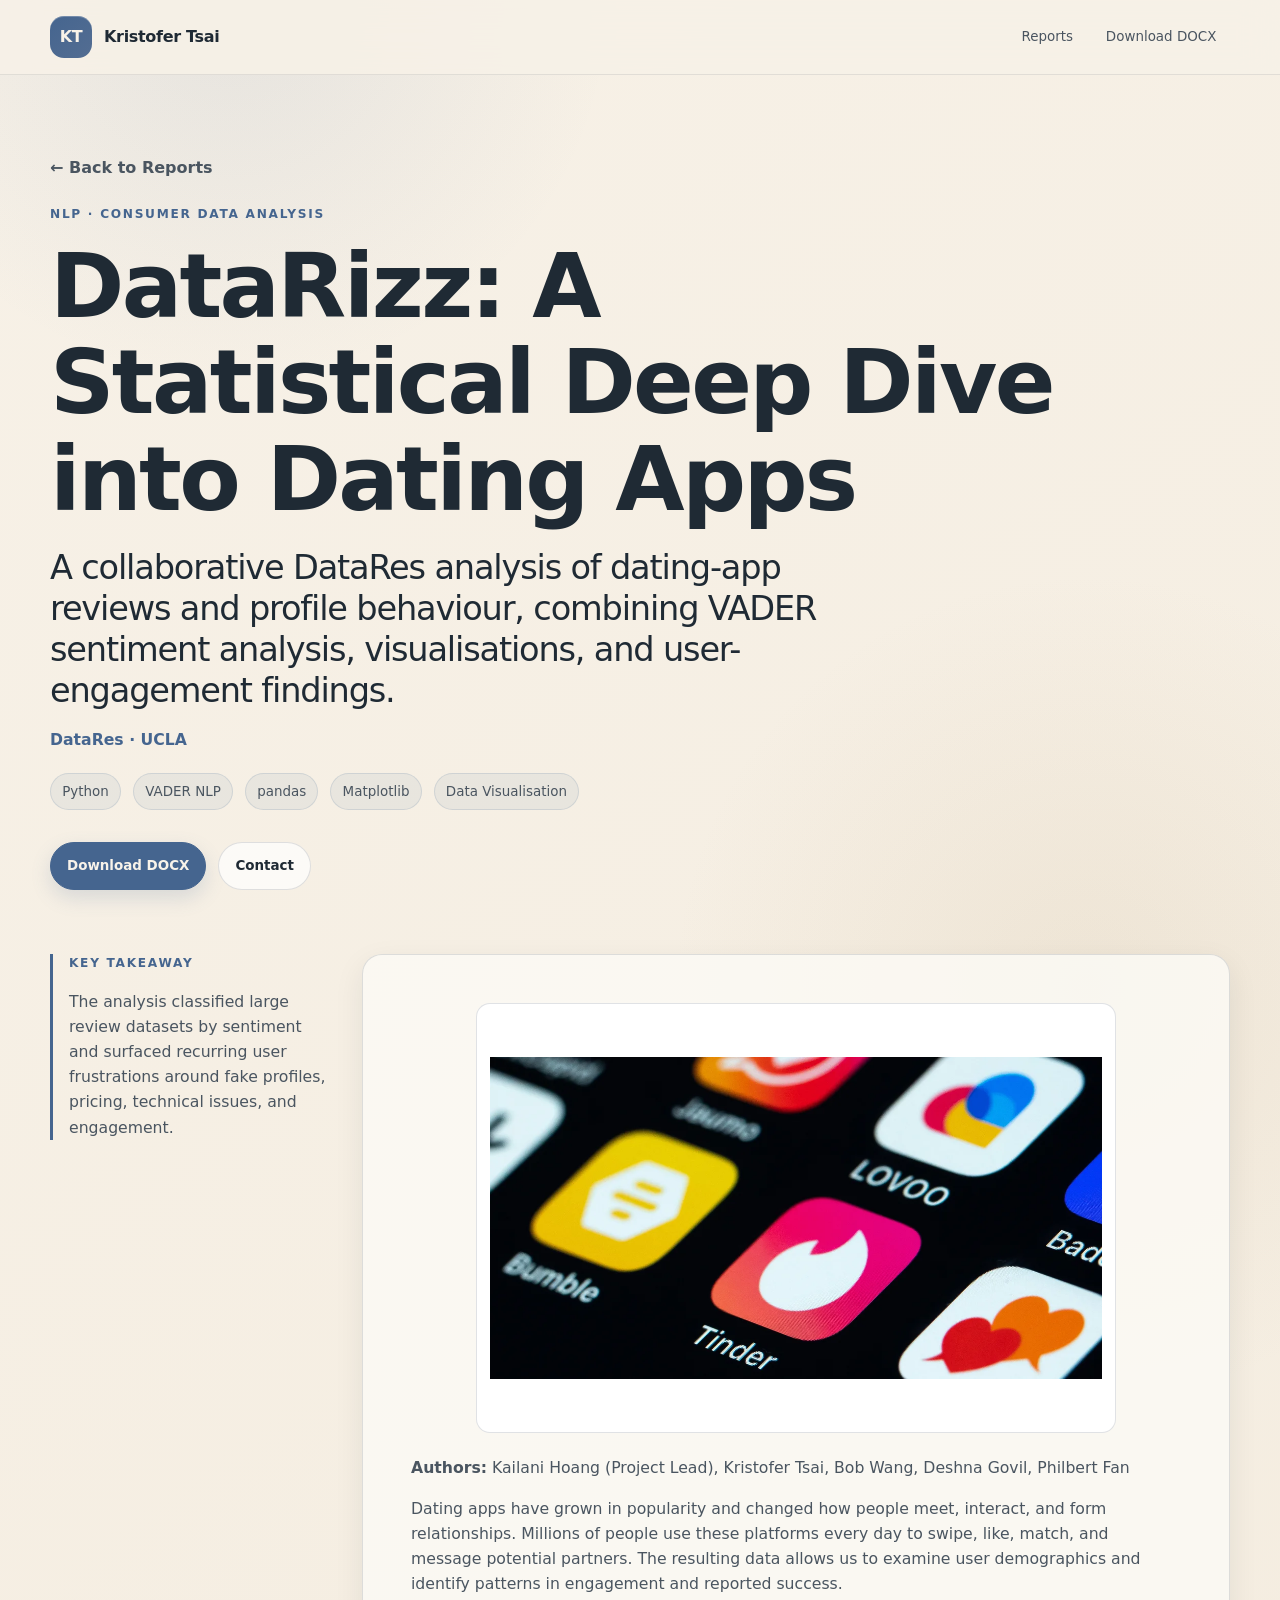
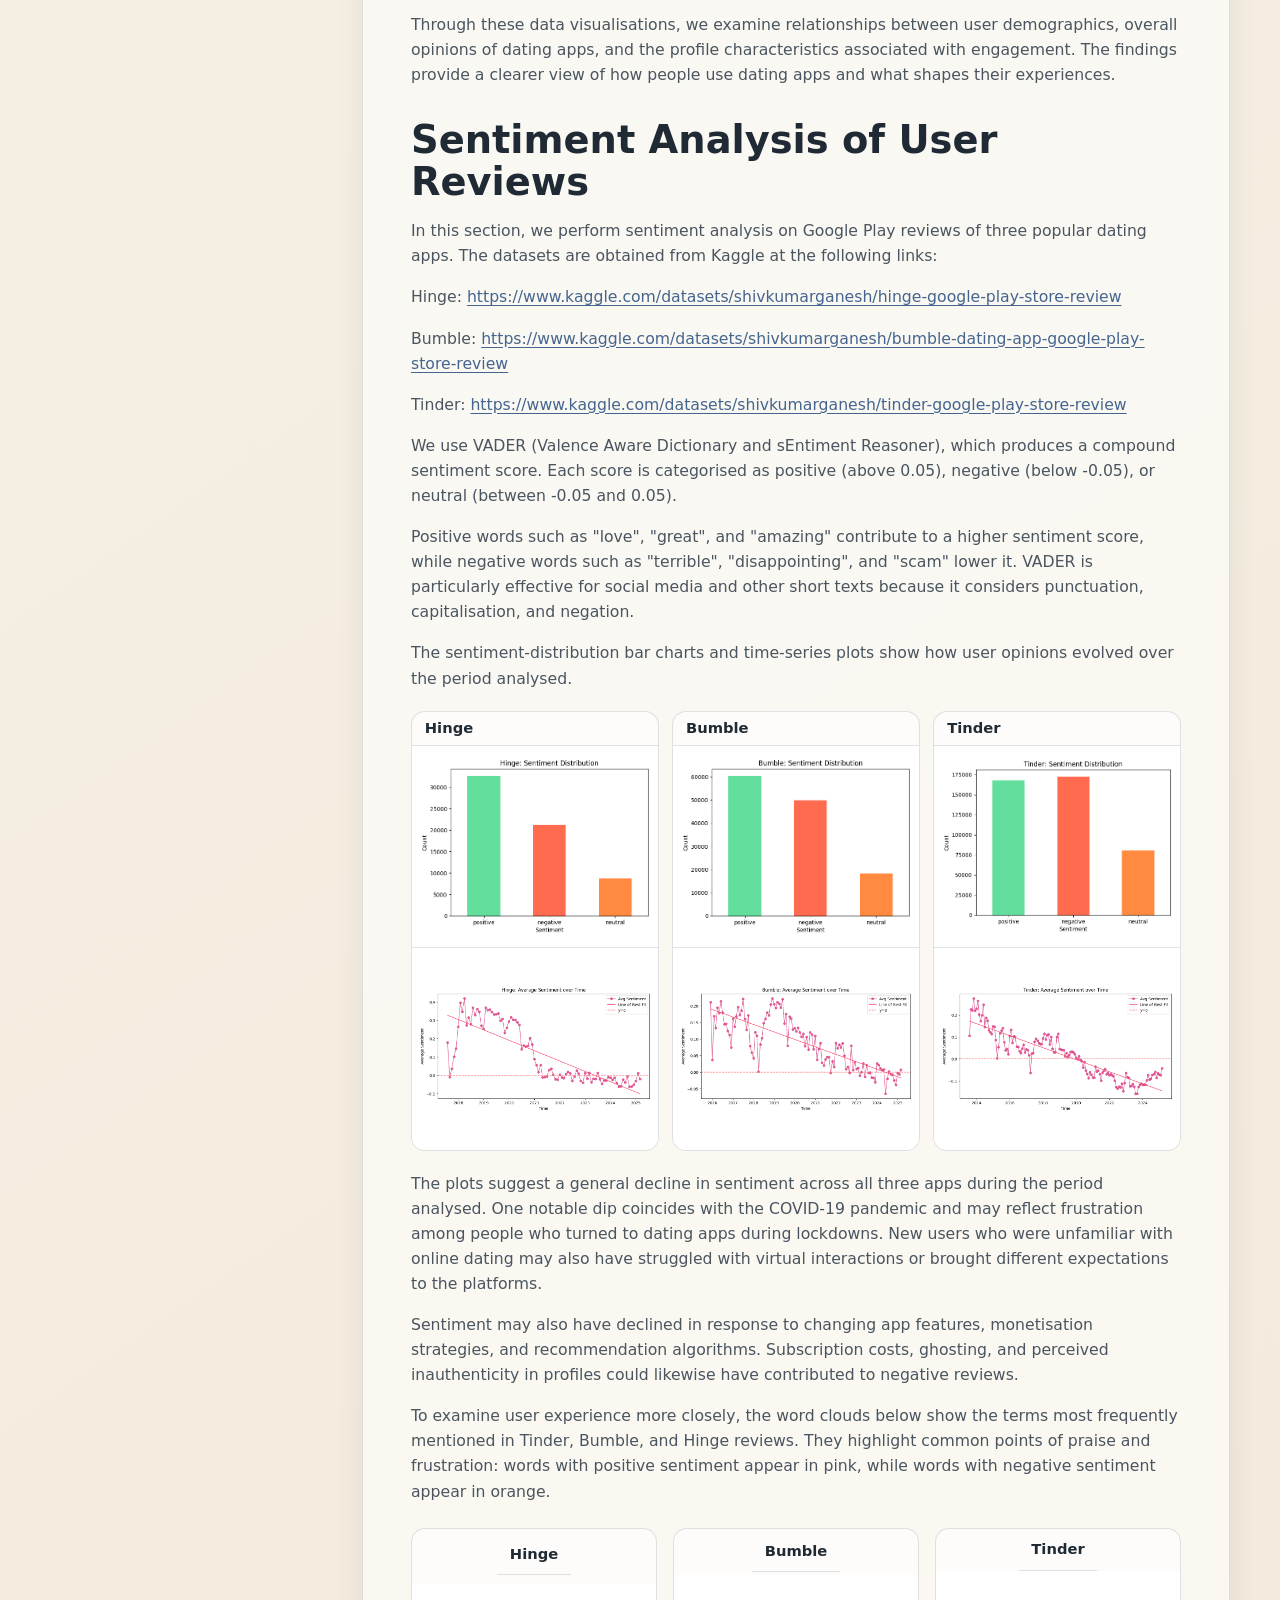
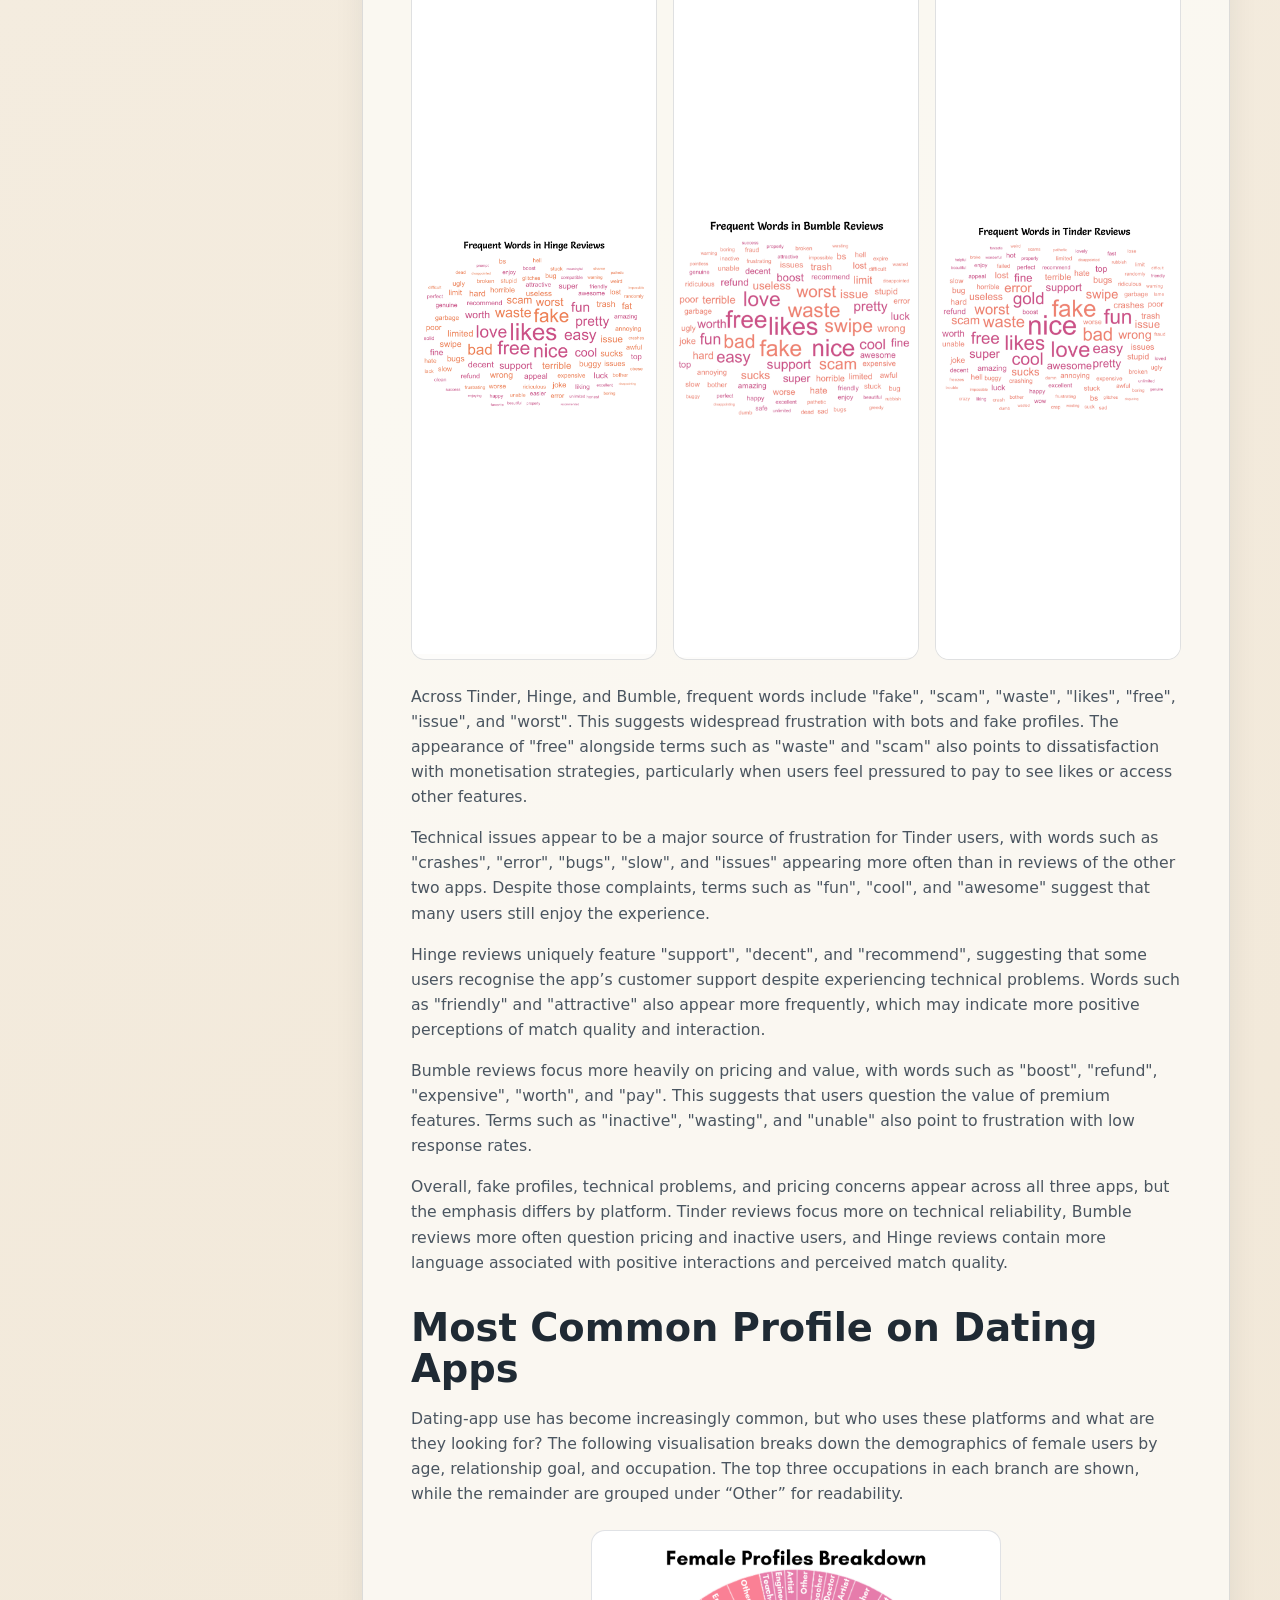
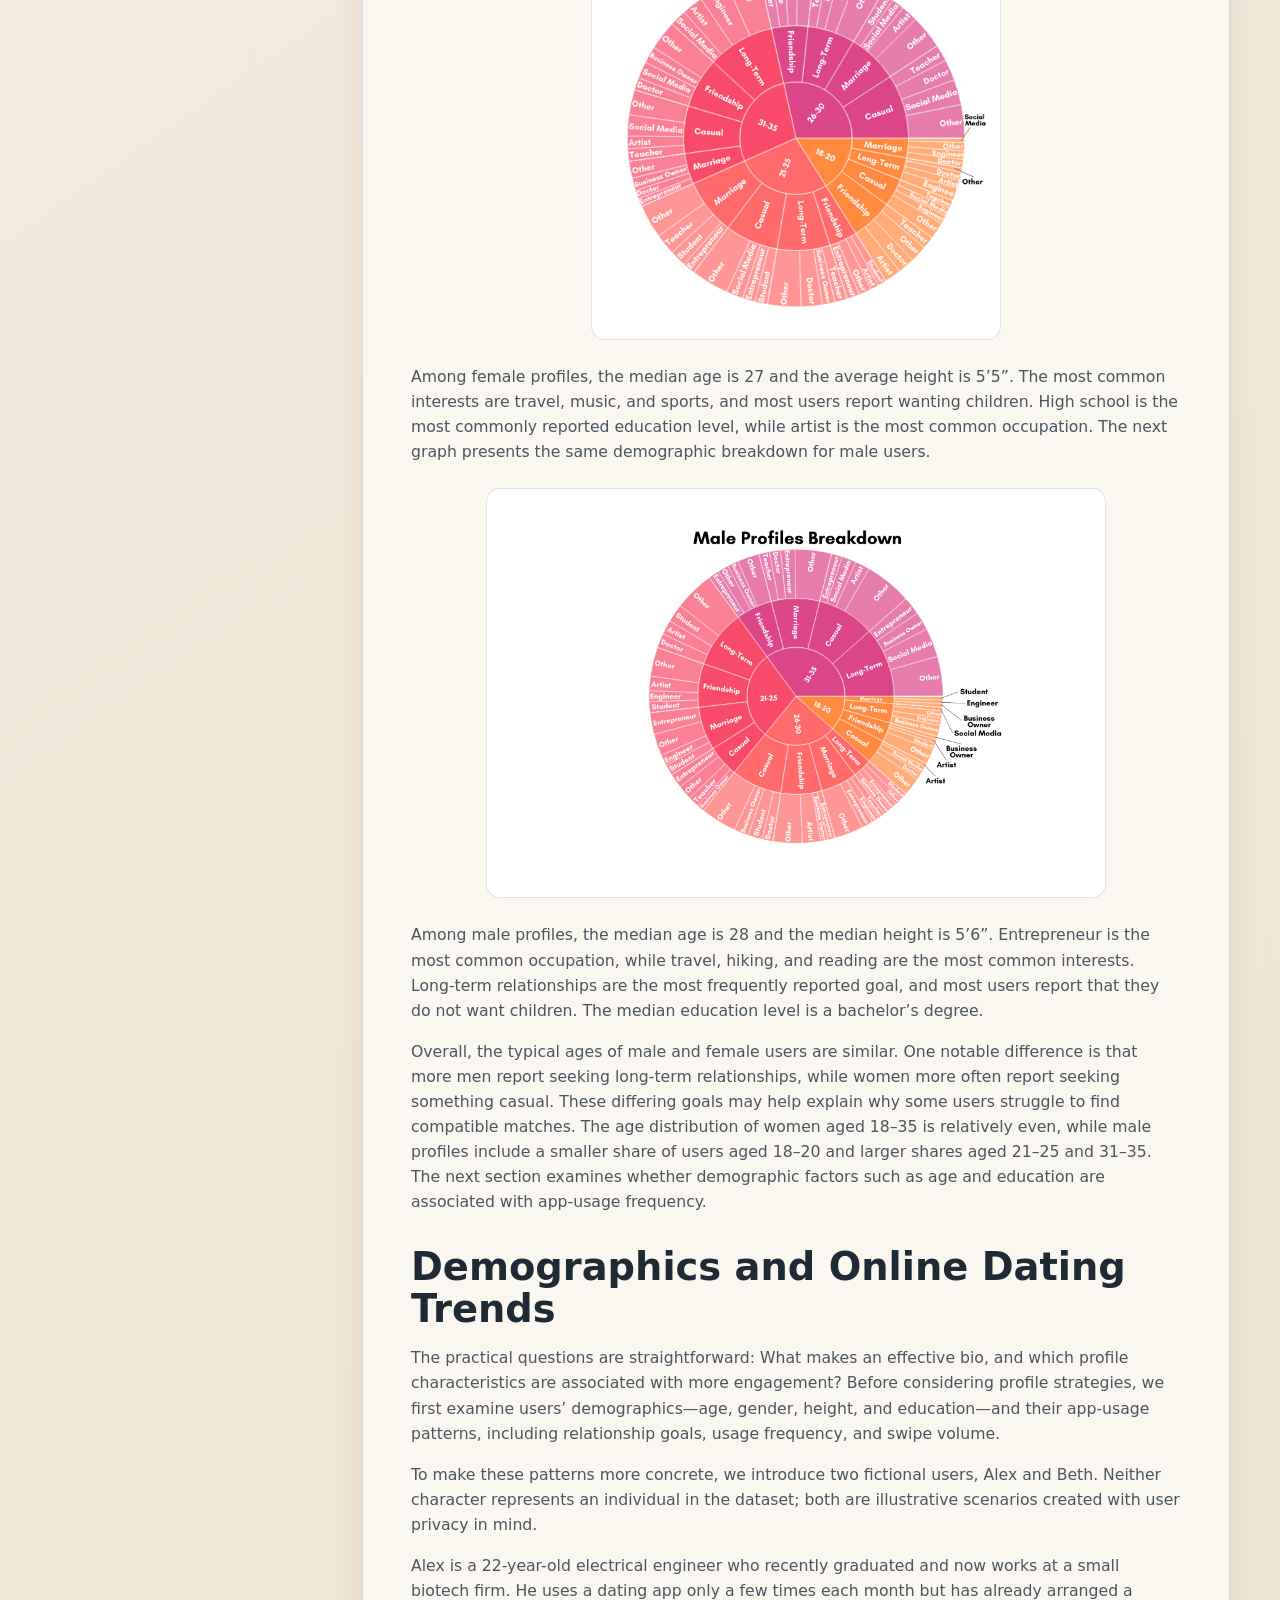
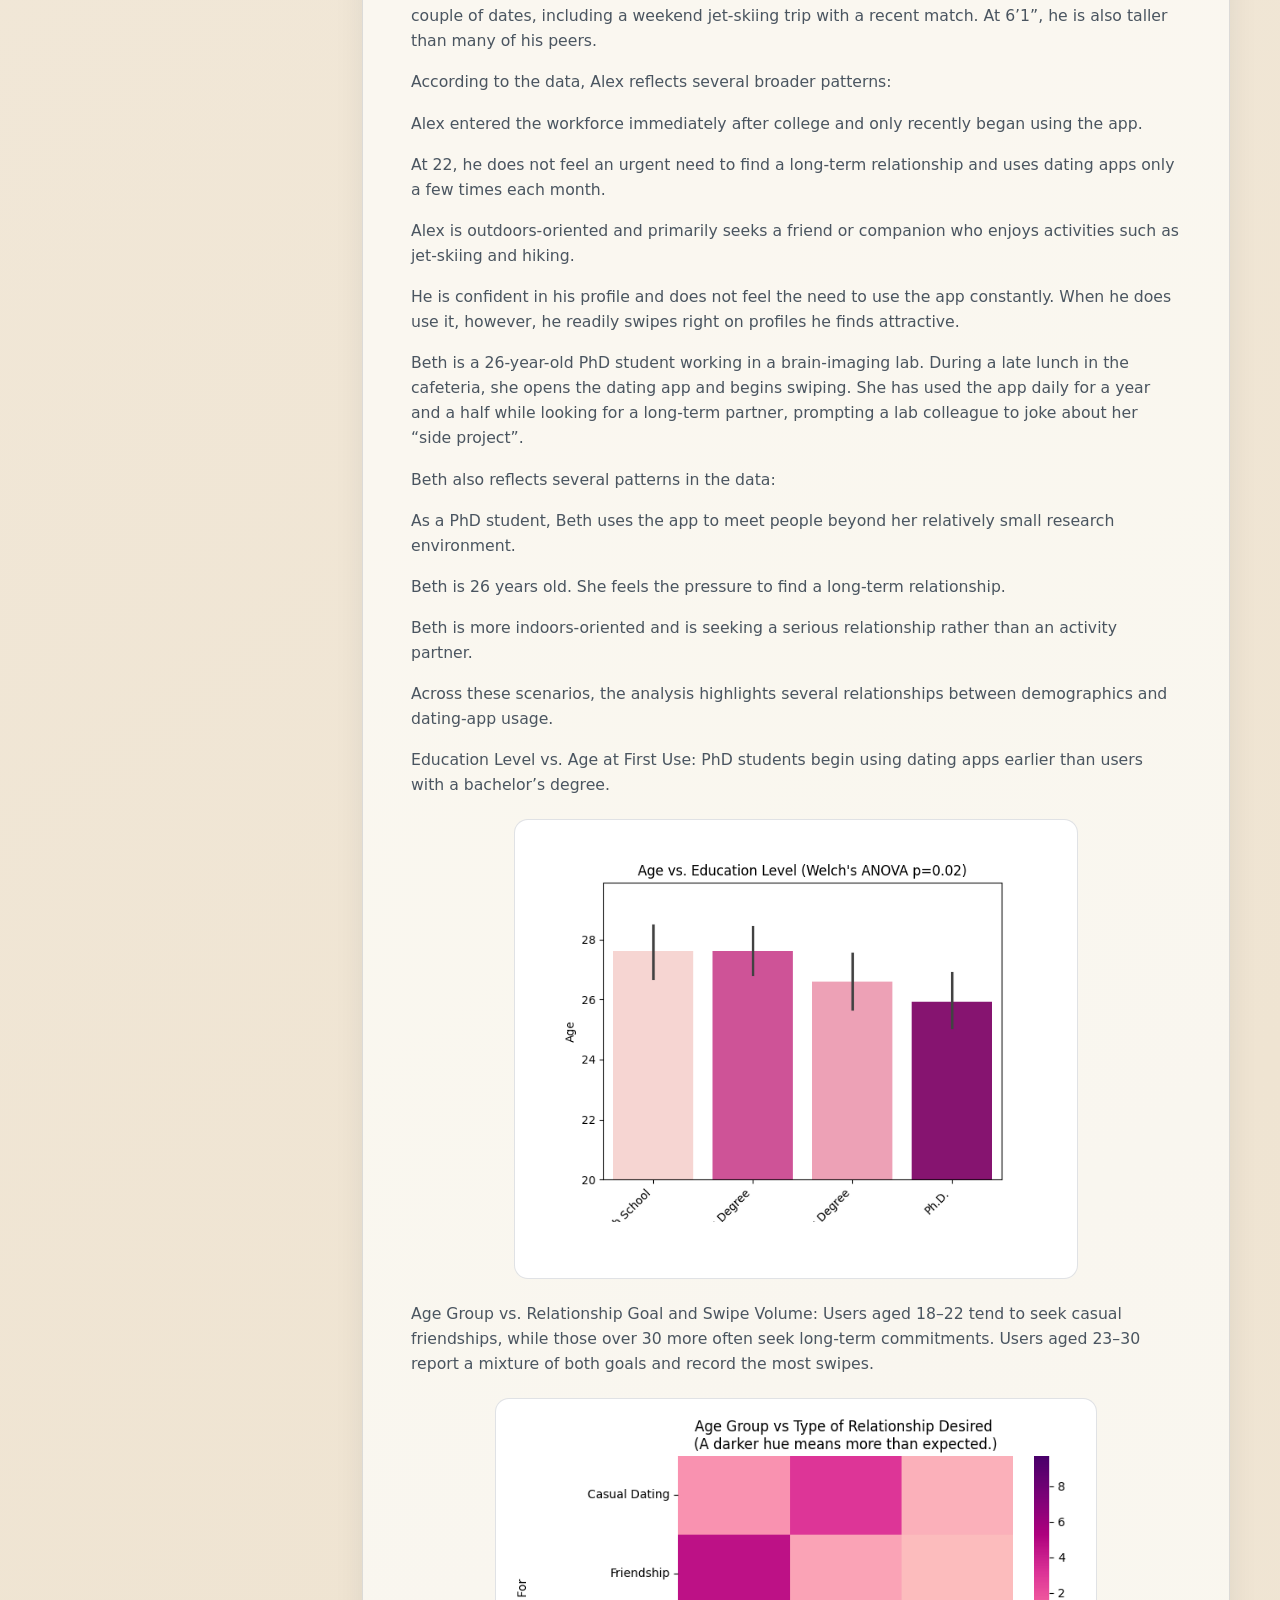
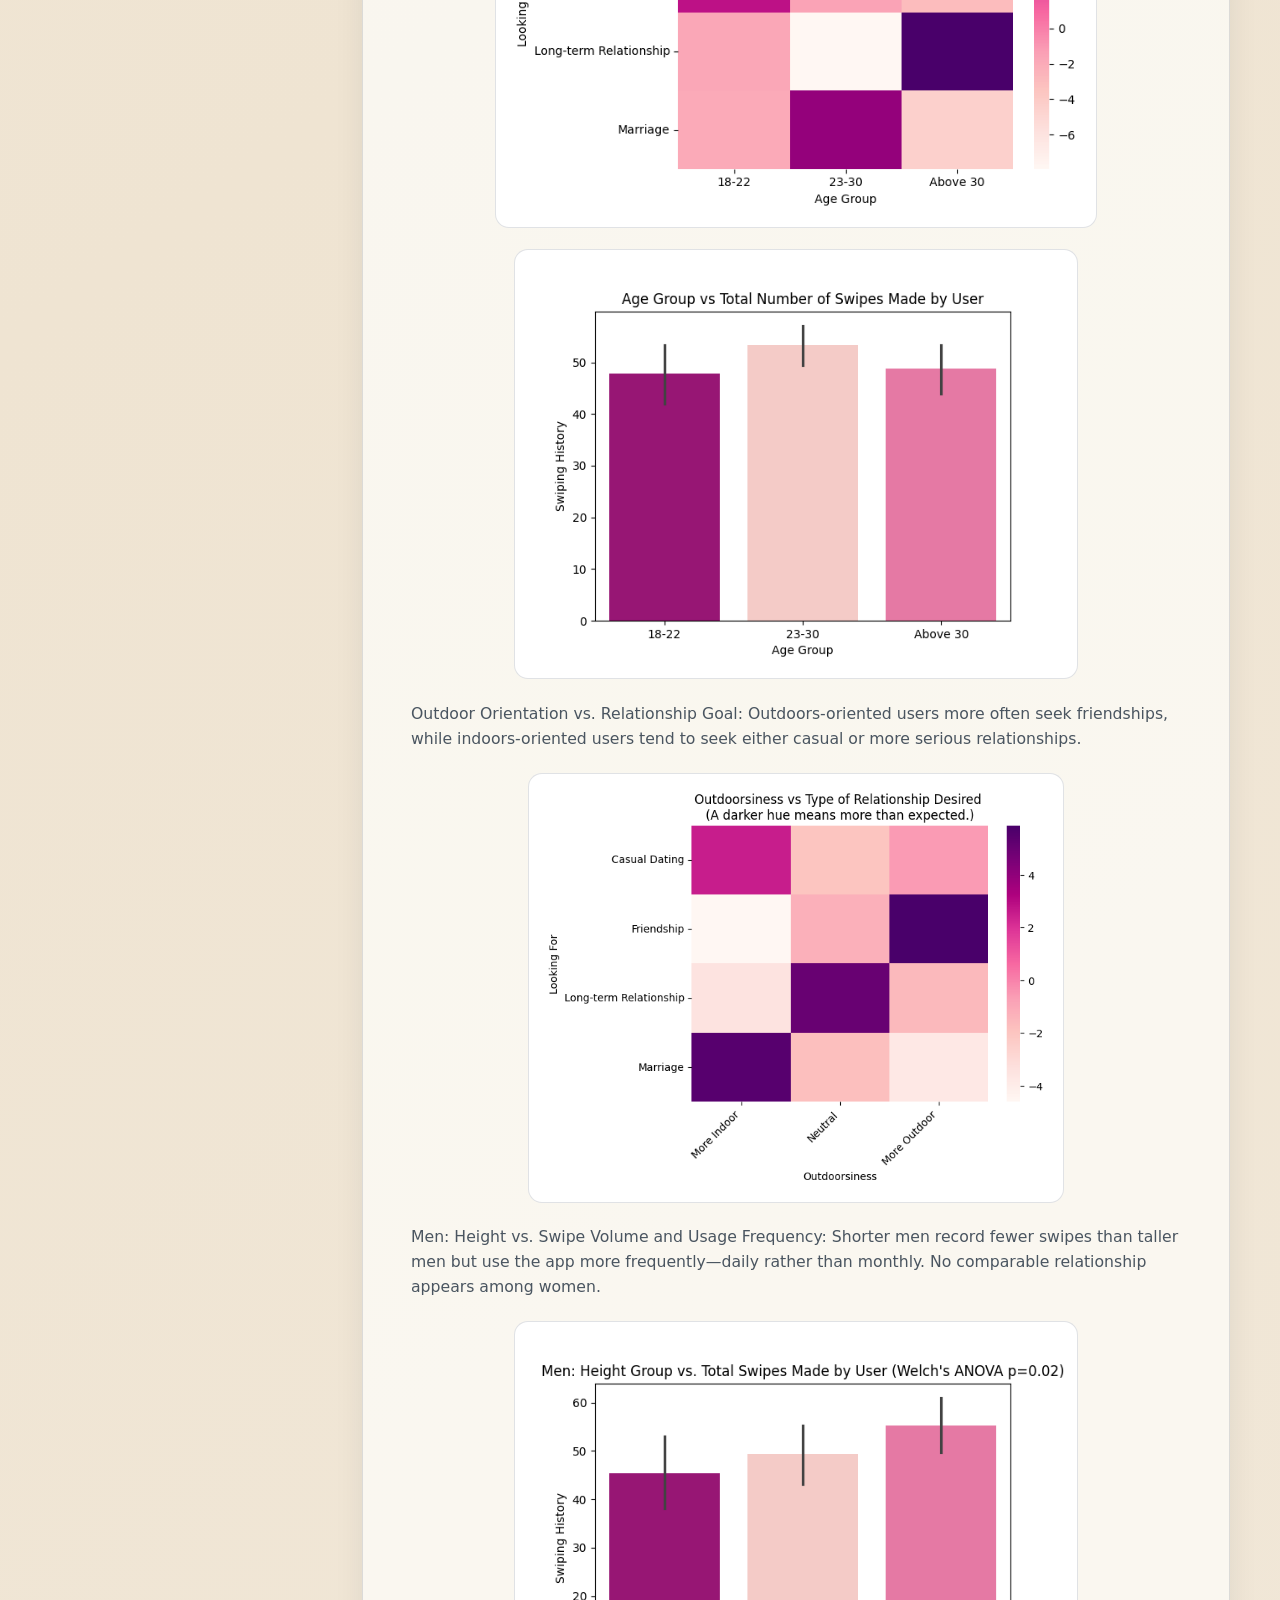
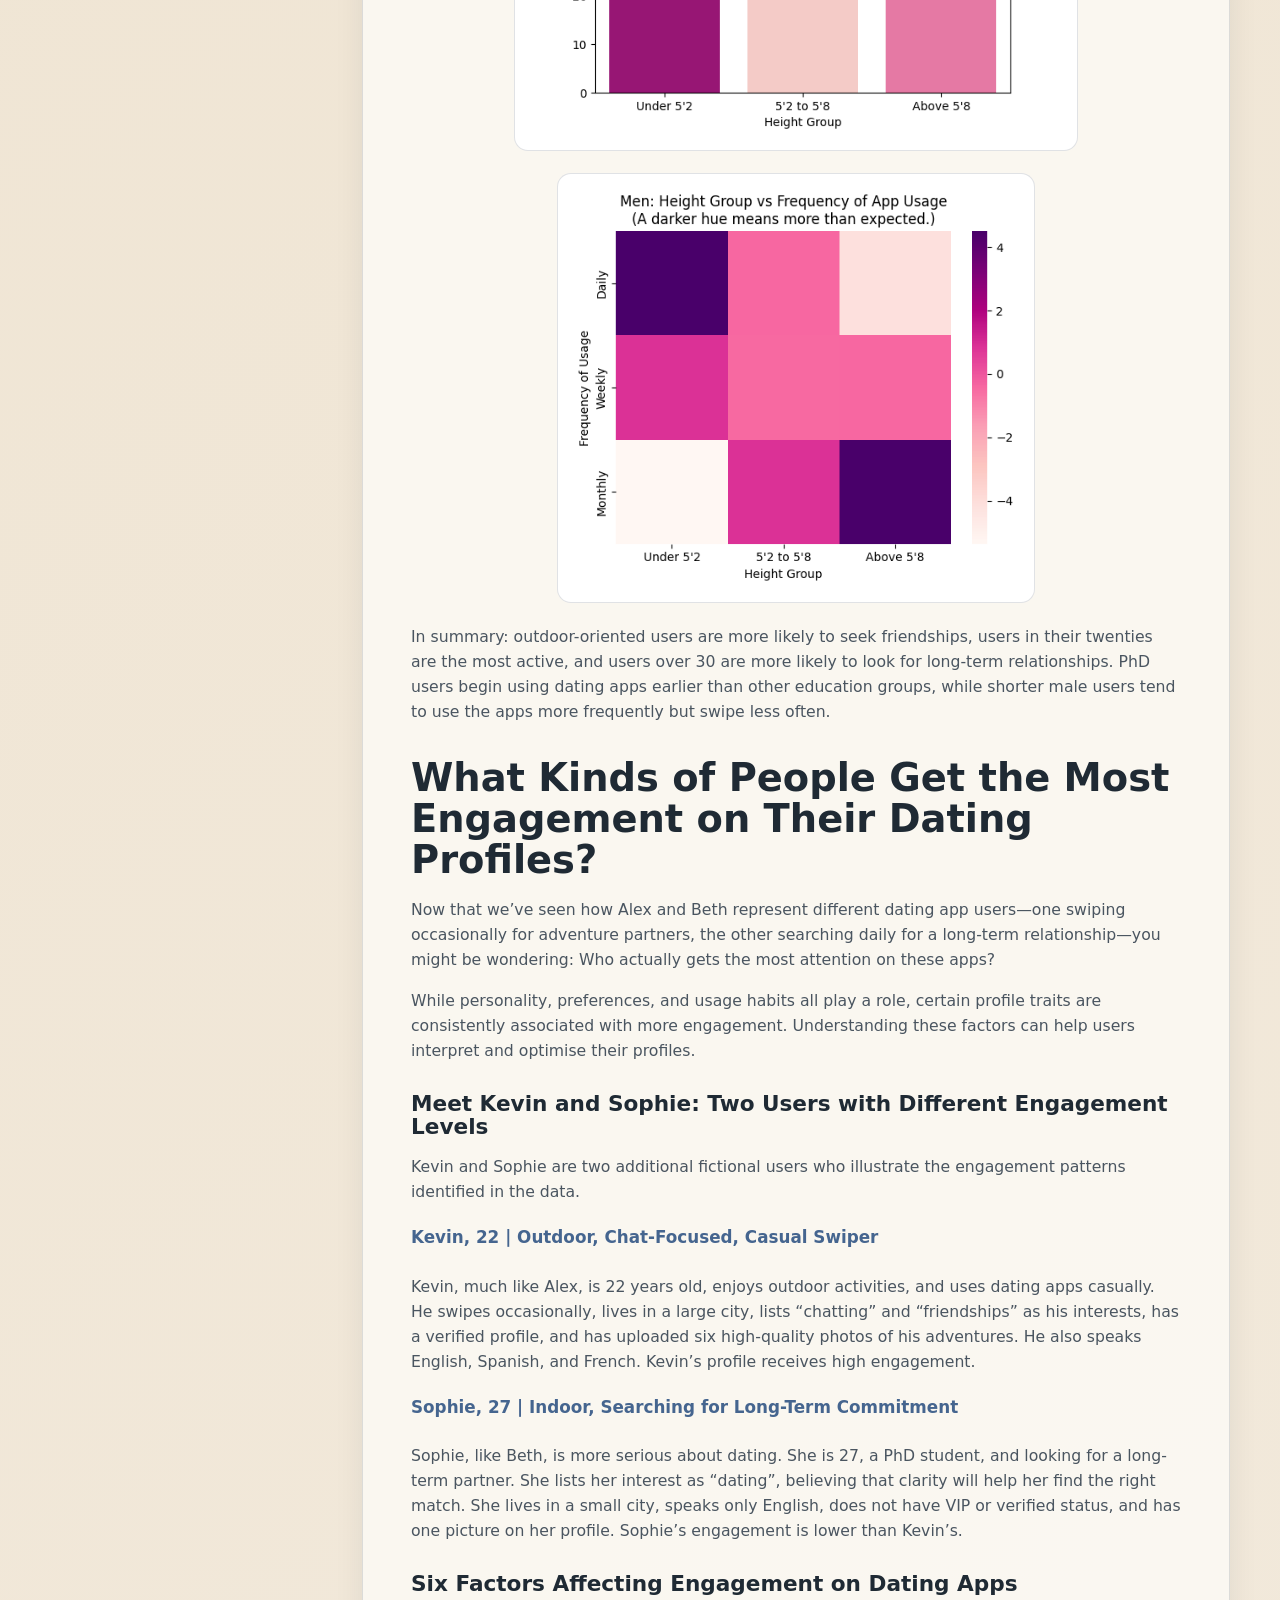
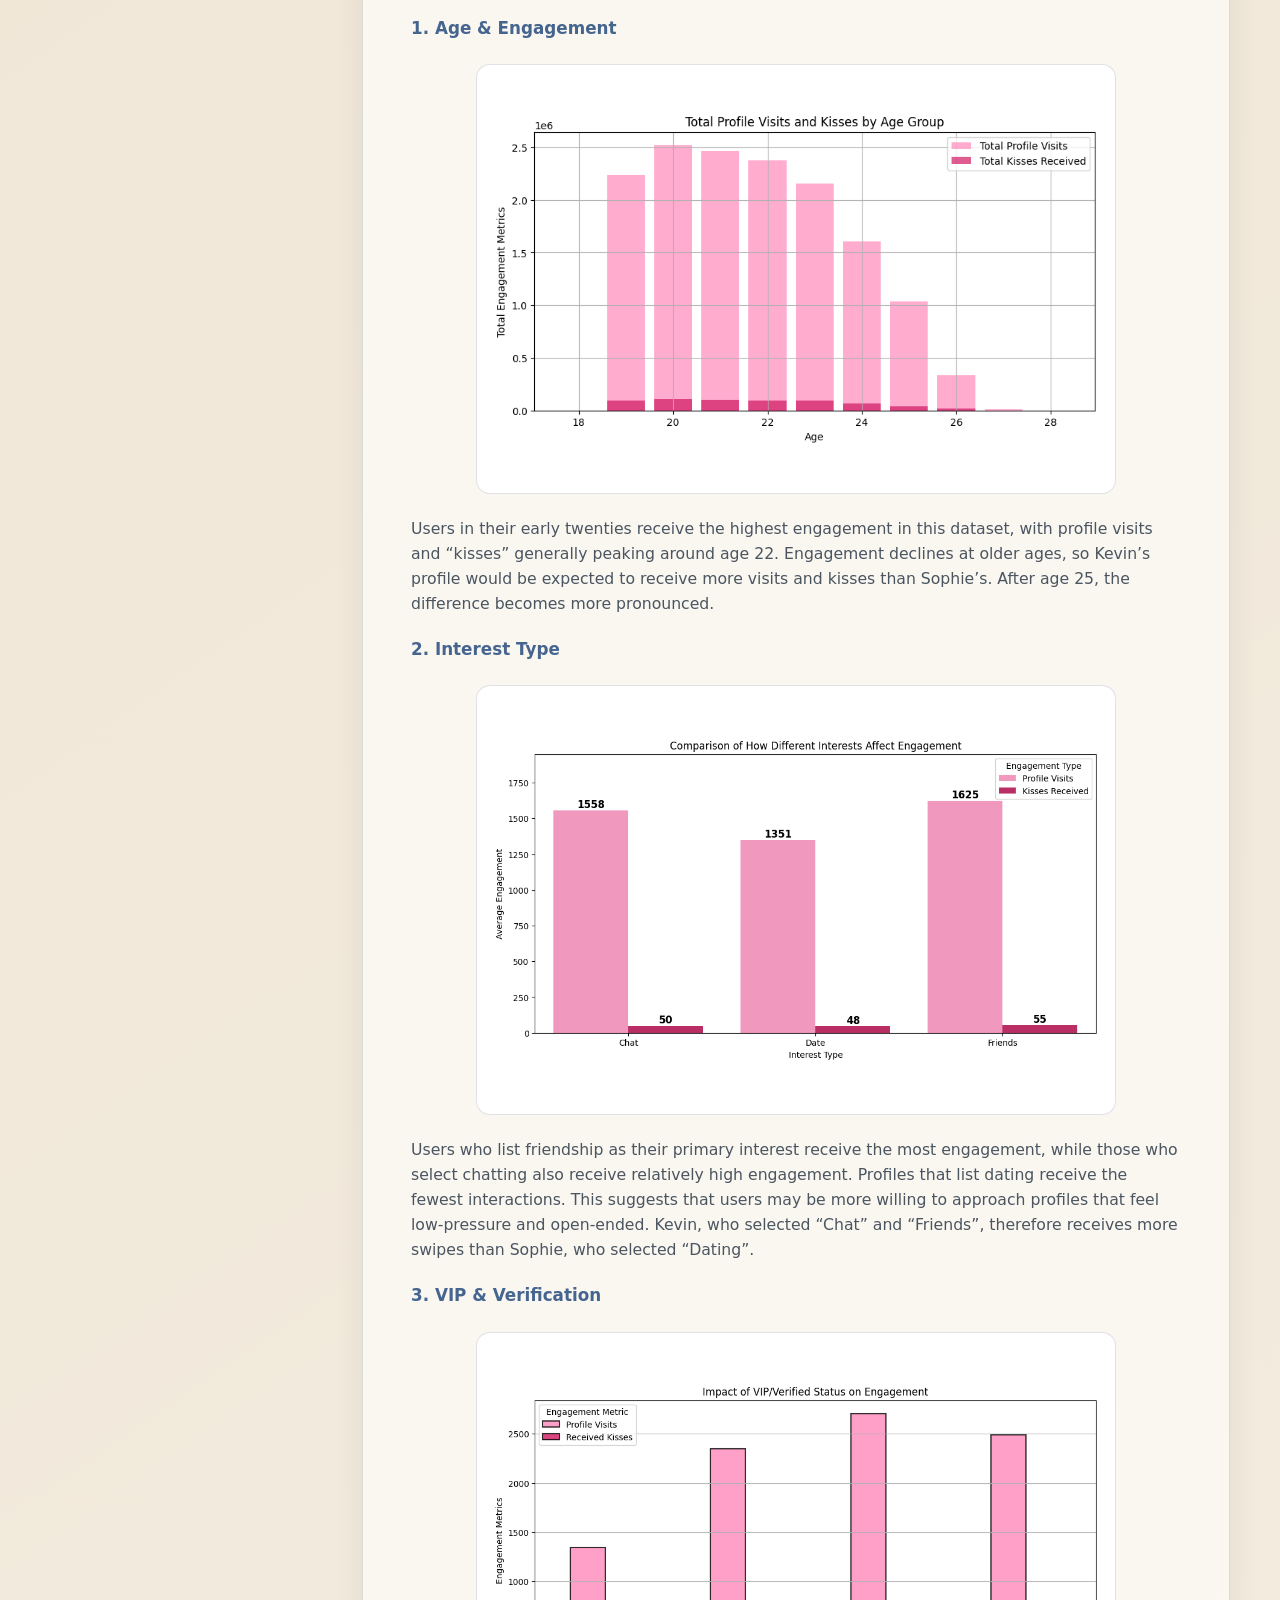
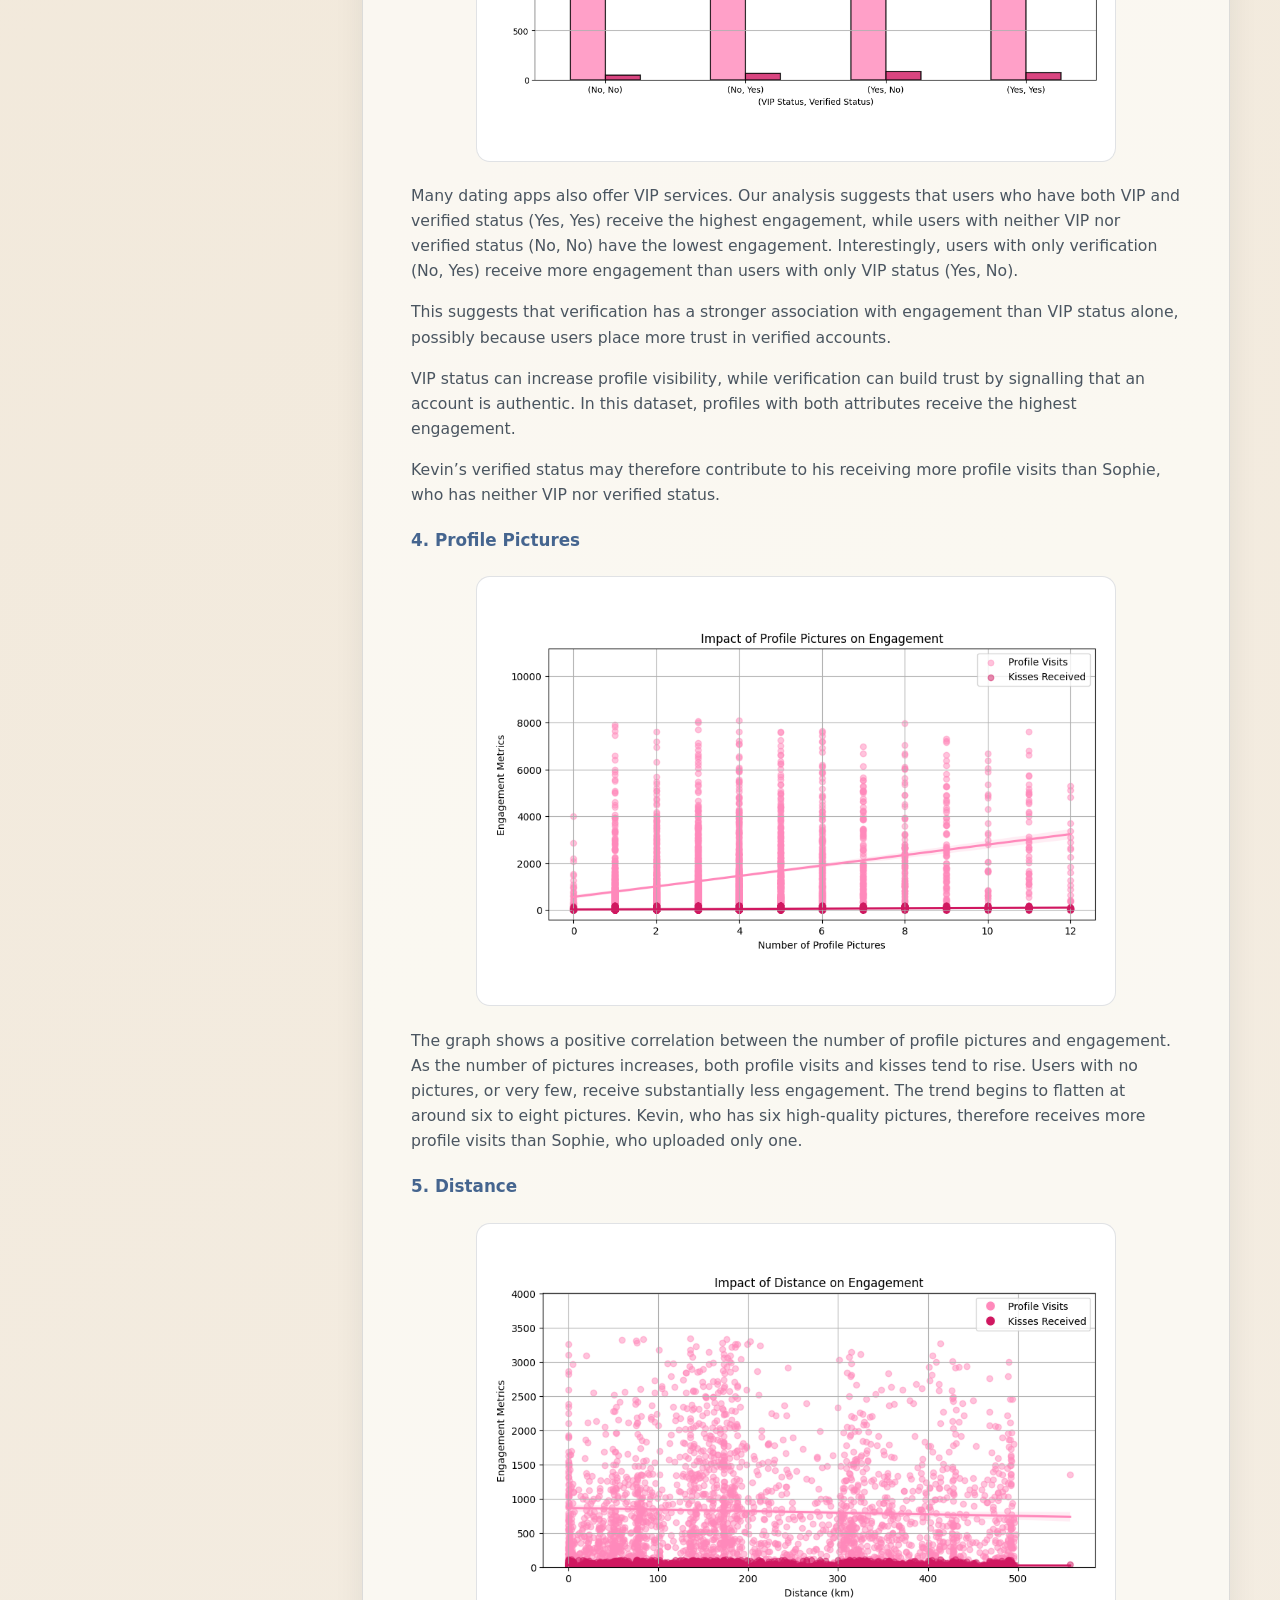
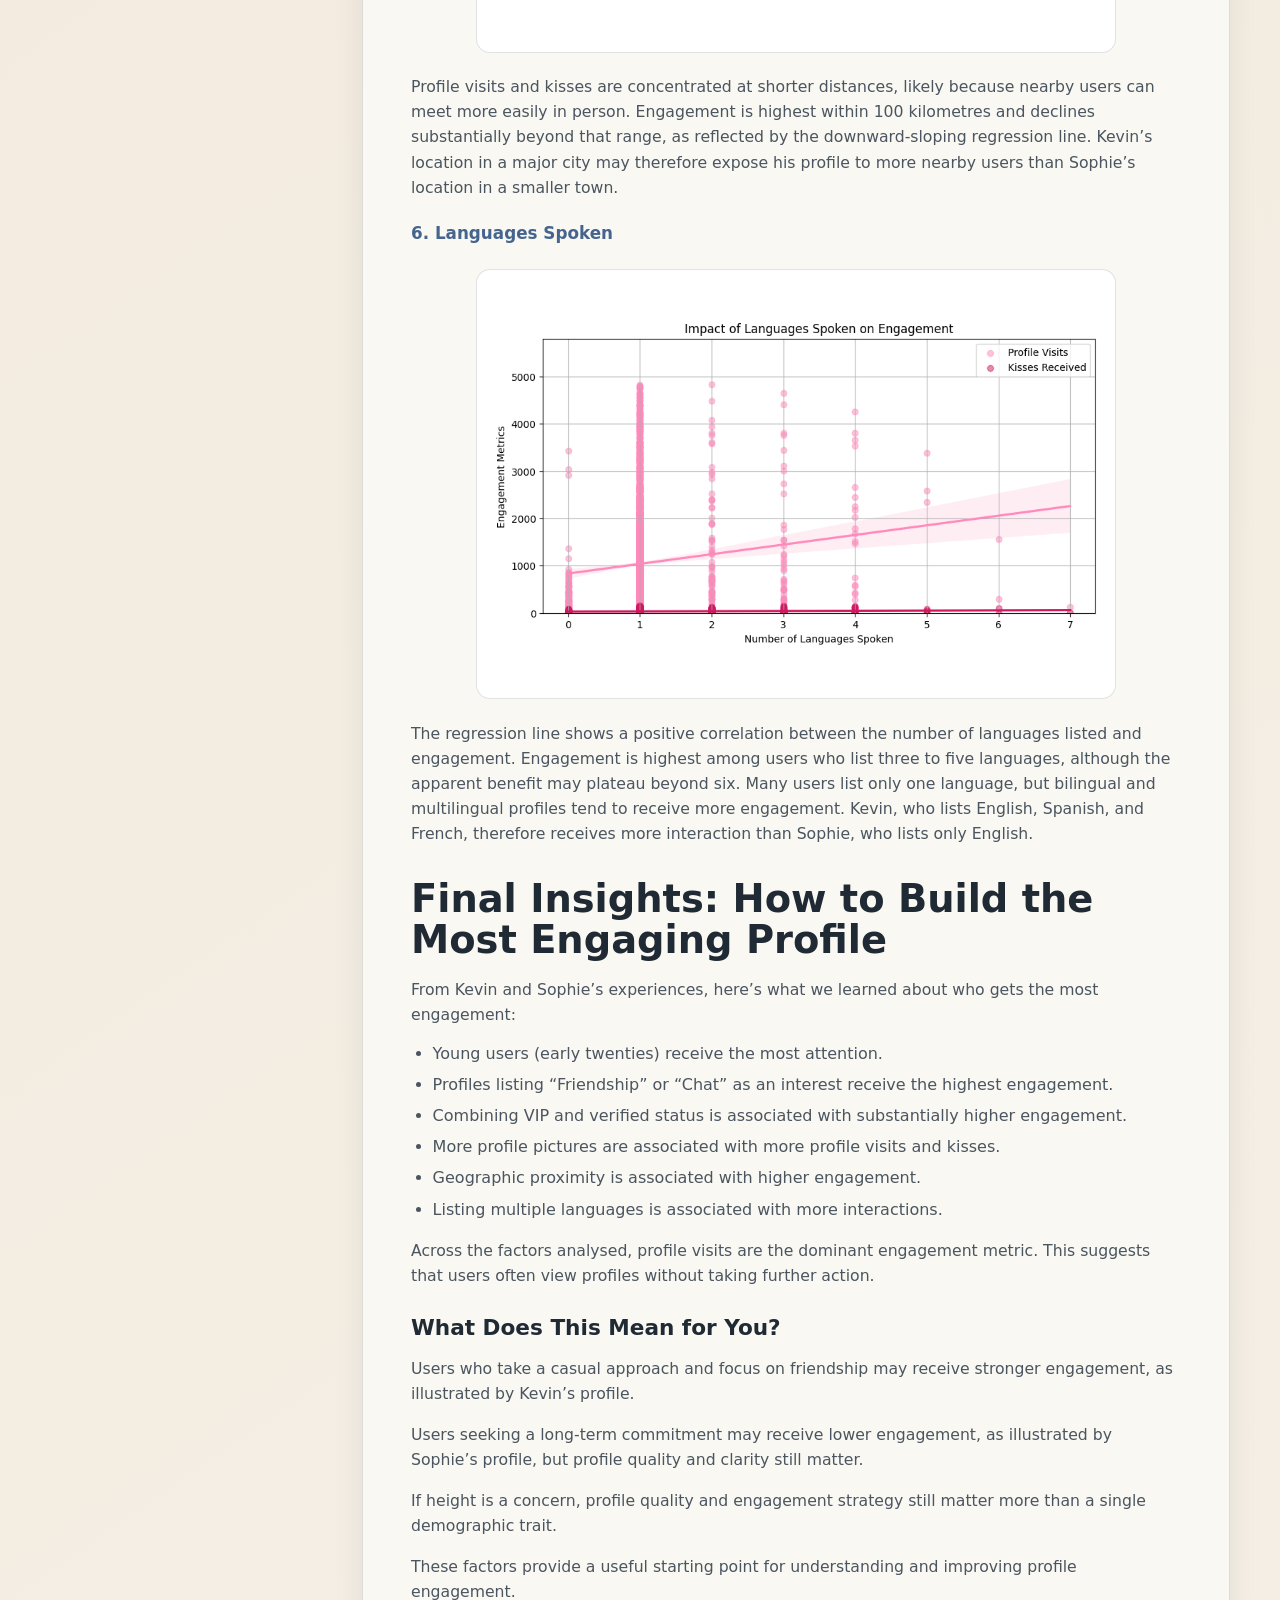
<file: reports/dating-apps-analysis.html>
<!DOCTYPE html>
<html lang="en-GB">
<head>
  <meta charset="UTF-8" />
  <meta name="viewport" content="width=device-width, initial-scale=1.0" />
  <link rel="icon" href="../images/favicon.svg" type="image/svg+xml" />
  <meta name="description" content="A collaborative DataRes analysis of dating-app reviews and profile behaviour, combining VADER sentiment analysis, visualisations, and user-engagement findings." />
  <title>DataRizz: A Statistical Deep Dive into Dating Apps | Kristofer Tsai</title>
  <link rel="stylesheet" href="../style.css?v=20260718-site-cleanup" />
</head>
<body class="report-page">
  <a class="skip-link" href="#report-content">Skip to report</a>
  <header class="site-header" id="top">
    <nav class="nav" aria-label="Report navigation">
      <a class="brand" href="../index.html#top" aria-label="Kristofer Tsai home">
        <span class="brand-mark">KT</span>
        <span class="brand-text">Kristofer Tsai</span>
      </a>
      <ul class="nav-links report-nav-links">
        <li><a href="../index.html#projects">Reports</a></li>
        <li><a href="../assets/documents/dating-apps-analysis.docx" download>Download DOCX</a></li>
      </ul>
    </nav>
  </header>

  <main id="report-content">
    <section class="report-hero section">
      <a class="back-link" href="../index.html#projects">← Back to Reports</a>
      <p class="eyebrow">NLP · Consumer Data Analysis</p>
      <h1>DataRizz: A Statistical Deep Dive into Dating Apps</h1>
      <p class="hero-subtitle">A collaborative DataRes analysis of dating-app reviews and profile behaviour, combining VADER sentiment analysis, visualisations, and user-engagement findings.</p>
      <p class="report-meta">DataRes · UCLA</p>
      <div class="tool-row report-tools">
        <span>Python</span>
        <span>VADER NLP</span>
        <span>pandas</span>
        <span>Matplotlib</span>
        <span>Data Visualisation</span>
      </div>
      <div class="hero-actions">
        <a class="button button-primary" href="../assets/documents/dating-apps-analysis.docx" download>Download DOCX</a>
        <a class="button button-secondary" href="../index.html#contact">Contact</a>
      </div>
    </section>

    <section class="section report-shell" aria-label="Report text">
      <aside class="report-aside" aria-labelledby="dating-takeaway-title">
        <p class="eyebrow" id="dating-takeaway-title">Key takeaway</p>
        <p>The analysis classified large review datasets by sentiment and surfaced recurring user frustrations around fake profiles, pricing, technical issues, and engagement.</p>
      </aside>
      <article class="report-document">
<figure><img src="../assets/reports/dating-apps-analysis/image4.png" width="1200" height="630" loading="lazy" decoding="async" alt="DataRizz project title graphic featuring the analysis team and dating-app imagery"></figure>
<p class="report-byline"><strong>Authors:</strong> Kailani Hoang (Project Lead), Kristofer Tsai, Bob Wang, Deshna Govil, Philbert Fan</p>
<p>Dating apps have grown in popularity and changed how people meet, interact, and form relationships. Millions of people use these platforms every day to swipe, like, match, and message potential partners. The resulting data allows us to examine user demographics and identify patterns in engagement and reported success.</p>
<p>Through these data visualisations, we examine relationships between user demographics, overall opinions of dating apps, and the profile characteristics associated with engagement. The findings provide a clearer view of how people use dating apps and what shapes their experiences.</p>
<h2>Sentiment Analysis of User Reviews</h2>
<p>In this section, we perform sentiment analysis on Google Play reviews of three popular dating apps. The datasets are obtained from Kaggle at the following links:</p>
<p>Hinge: <a href="https://www.kaggle.com/datasets/shivkumarganesh/hinge-google-play-store-review" target="_blank" rel="noopener">https://www.kaggle.com/datasets/shivkumarganesh/hinge-google-play-store-review</a></p>
<p>Bumble: <a href="https://www.kaggle.com/datasets/shivkumarganesh/bumble-dating-app-google-play-store-review" target="_blank" rel="noopener">https://www.kaggle.com/datasets/shivkumarganesh/bumble-dating-app-google-play-store-review</a></p>
<p>Tinder: <a href="https://www.kaggle.com/datasets/shivkumarganesh/tinder-google-play-store-review" target="_blank" rel="noopener">https://www.kaggle.com/datasets/shivkumarganesh/tinder-google-play-store-review</a></p>
<p>We use VADER (Valence Aware Dictionary and sEntiment Reasoner), which produces a compound sentiment score. Each score is categorised as positive (above 0.05), negative (below -0.05), or neutral (between -0.05 and 0.05).</p>
<p>Positive words such as &quot;love&quot;, &quot;great&quot;, and &quot;amazing&quot; contribute to a higher sentiment score, while negative words such as &quot;terrible&quot;, &quot;disappointing&quot;, and &quot;scam&quot; lower it. VADER is particularly effective for social media and other short texts because it considers punctuation, capitalisation, and negation.</p>
<p>The sentiment-distribution bar charts and time-series plots show how user opinions evolved over the period analysed.</p>
<div class="sentiment-chart-grid" role="group" aria-label="Sentiment distribution and average sentiment over time by app">
  <section class="sentiment-chart-card">
    <h3>Hinge</h3>
    <figure><img src="../assets/reports/dating-apps-analysis/image12.png" width="589" height="455" loading="lazy" decoding="async" alt="Hinge review sentiment distribution bar chart"></figure>
    <figure><img src="../assets/reports/dating-apps-analysis/image20.png" width="857" height="470" loading="lazy" decoding="async" alt="Hinge average review sentiment over time"></figure>
  </section>
  <section class="sentiment-chart-card">
    <h3>Bumble</h3>
    <figure><img src="../assets/reports/dating-apps-analysis/image18.png" width="589" height="455" loading="lazy" decoding="async" alt="Bumble review sentiment distribution bar chart"></figure>
    <figure><img src="../assets/reports/dating-apps-analysis/image6.png" width="866" height="470" loading="lazy" decoding="async" alt="Bumble average review sentiment over time"></figure>
  </section>
  <section class="sentiment-chart-card">
    <h3>Tinder</h3>
    <figure><img src="../assets/reports/dating-apps-analysis/image14.png" width="597" height="455" loading="lazy" decoding="async" alt="Tinder review sentiment distribution bar chart"></figure>
    <figure><img src="../assets/reports/dating-apps-analysis/image21.png" width="857" height="470" loading="lazy" decoding="async" alt="Tinder average review sentiment over time"></figure>
  </section>
</div>
<p>The plots suggest a general decline in sentiment across all three apps during the period analysed. One notable dip coincides with the COVID-19 pandemic and may reflect frustration among people who turned to dating apps during lockdowns. New users who were unfamiliar with online dating may also have struggled with virtual interactions or brought different expectations to the platforms.</p>
<p>Sentiment may also have declined in response to changing app features, monetisation strategies, and recommendation algorithms. Subscription costs, ghosting, and perceived inauthenticity in profiles could likewise have contributed to negative reviews.</p>
<p>To examine user experience more closely, the word clouds below show the terms most frequently mentioned in Tinder, Bumble, and Hinge reviews. They highlight common points of praise and frustration: words with positive sentiment appear in pink, while words with negative sentiment appear in orange.</p>
<div class="word-cloud-grid" role="group" aria-label="Word clouds from dating app reviews">
  <figure>
    <figcaption>Hinge</figcaption>
    <img src="../assets/reports/dating-apps-analysis/image22.png" width="902" height="670" loading="lazy" decoding="async" alt="Word cloud of frequent terms in Hinge reviews">
  </figure>
  <figure>
    <figcaption>Bumble</figcaption>
    <img src="../assets/reports/dating-apps-analysis/image16.png" width="776" height="682" loading="lazy" decoding="async" alt="Word cloud of frequent terms in Bumble reviews">
  </figure>
  <figure>
    <figcaption>Tinder</figcaption>
    <img src="../assets/reports/dating-apps-analysis/image19.png" width="856" height="688" loading="lazy" decoding="async" alt="Word cloud of frequent terms in Tinder reviews">
  </figure>
</div>
<p>Across Tinder, Hinge, and Bumble, frequent words include &quot;fake&quot;, &quot;scam&quot;, &quot;waste&quot;, &quot;likes&quot;, &quot;free&quot;, &quot;issue&quot;, and &quot;worst&quot;. This suggests widespread frustration with bots and fake profiles. The appearance of &quot;free&quot; alongside terms such as &quot;waste&quot; and &quot;scam&quot; also points to dissatisfaction with monetisation strategies, particularly when users feel pressured to pay to see likes or access other features.</p>
<p>Technical issues appear to be a major source of frustration for Tinder users, with words such as &quot;crashes&quot;, &quot;error&quot;, &quot;bugs&quot;, &quot;slow&quot;, and &quot;issues&quot; appearing more often than in reviews of the other two apps. Despite those complaints, terms such as &quot;fun&quot;, &quot;cool&quot;, and &quot;awesome&quot; suggest that many users still enjoy the experience.</p>
<p>Hinge reviews uniquely feature &quot;support&quot;, &quot;decent&quot;, and &quot;recommend&quot;, suggesting that some users recognise the app’s customer support despite experiencing technical problems. Words such as &quot;friendly&quot; and &quot;attractive&quot; also appear more frequently, which may indicate more positive perceptions of match quality and interaction.</p>
<p>Bumble reviews focus more heavily on pricing and value, with words such as &quot;boost&quot;, &quot;refund&quot;, &quot;expensive&quot;, &quot;worth&quot;, and &quot;pay&quot;. This suggests that users question the value of premium features. Terms such as &quot;inactive&quot;, &quot;wasting&quot;, and &quot;unable&quot; also point to frustration with low response rates.</p>
<p>Overall, fake profiles, technical problems, and pricing concerns appear across all three apps, but the emphasis differs by platform. Tinder reviews focus more on technical reliability, Bumble reviews more often question pricing and inactive users, and Hinge reviews contain more language associated with positive interactions and perceived match quality.</p>
<h2>Most Common Profile on Dating Apps</h2>
<p>Dating-app use has become increasingly common, but who uses these platforms and what are they looking for? The following visualisation breaks down the demographics of female users by age, relationship goal, and occupation. The top three occupations in each branch are shown, while the remainder are grouped under “Other” for readability.</p>
<figure class="profile-breakdown-figure"><img src="../assets/reports/dating-apps-analysis/image24.png" width="1080" height="1080" loading="lazy" decoding="async" alt="Demographic breakdown of female dating-app profiles by age, relationship goal, and occupation"></figure>
<p>Among female profiles, the median age is 27 and the average height is 5’5”. The most common interests are travel, music, and sports, and most users report wanting children. High school is the most commonly reported education level, while artist is the most common occupation. The next graph presents the same demographic breakdown for male users.</p>
<figure class="profile-breakdown-figure"><img src="../assets/reports/dating-apps-analysis/image23.png" width="1920" height="1080" loading="lazy" decoding="async" alt="Demographic breakdown of male dating-app profiles by age, relationship goal, and occupation"></figure>
<p>Among male profiles, the median age is 28 and the median height is 5’6”. Entrepreneur is the most common occupation, while travel, hiking, and reading are the most common interests. Long-term relationships are the most frequently reported goal, and most users report that they do not want children. The median education level is a bachelor’s degree.</p>
<p>Overall, the typical ages of male and female users are similar. One notable difference is that more men report seeking long-term relationships, while women more often report seeking something casual. These differing goals may help explain why some users struggle to find compatible matches. The age distribution of women aged 18–35 is relatively even, while male profiles include a smaller share of users aged 18–20 and larger shares aged 21–25 and 31–35. The next section examines whether demographic factors such as age and education are associated with app-usage frequency.</p>
<h2>Demographics and Online Dating Trends</h2>
<p>The practical questions are straightforward: What makes an effective bio, and which profile characteristics are associated with more engagement? Before considering profile strategies, we first examine users’ demographics—age, gender, height, and education—and their app-usage patterns, including relationship goals, usage frequency, and swipe volume.</p>
<p>To make these patterns more concrete, we introduce two fictional users, Alex and Beth. Neither character represents an individual in the dataset; both are illustrative scenarios created with user privacy in mind.</p>
<p>Alex is a 22-year-old electrical engineer who recently graduated and now works at a small biotech firm. He uses a dating app only a few times each month but has already arranged a couple of dates, including a weekend jet-skiing trip with a recent match. At 6’1”, he is also taller than many of his peers.</p>
<p>According to the data, Alex reflects several broader patterns:</p>
<p>Alex entered the workforce immediately after college and only recently began using the app.</p>
<p>At 22, he does not feel an urgent need to find a long-term relationship and uses dating apps only a few times each month.</p>
<p>Alex is outdoors-oriented and primarily seeks a friend or companion who enjoys activities such as jet-skiing and hiking.</p>
<p>He is confident in his profile and does not feel the need to use the app constantly. When he does use it, however, he readily swipes right on profiles he finds attractive.</p>
<p>Beth is a 26-year-old PhD student working in a brain-imaging lab. During a late lunch in the cafeteria, she opens the dating app and begins swiping. She has used the app daily for a year and a half while looking for a long-term partner, prompting a lab colleague to joke about her “side project”.</p>
<p>Beth also reflects several patterns in the data:</p>
<p>As a PhD student, Beth uses the app to meet people beyond her relatively small research environment.</p>
<p>Beth is 26 years old. She feels the pressure to find a long-term relationship.</p>
<p>Beth is more indoors-oriented and is seeking a serious relationship rather than an activity partner.</p>
<p>Across these scenarios, the analysis highlights several relationships between demographics and dating-app usage.</p>
<p>Education Level vs. Age at First Use: PhD students begin using dating apps earlier than users with a bachelor’s degree.</p>
<figure class="education-chart-figure"><img src="../assets/reports/dating-apps-analysis/image9.png" width="640" height="480" loading="lazy" decoding="async" alt="Chart comparing education level with age at first dating-app use"></figure>
<p>Age Group vs. Relationship Goal and Swipe Volume: Users aged 18–22 tend to seek casual friendships, while those over 30 more often seek long-term commitments. Users aged 23–30 report a mixture of both goals and record the most swipes.</p>
<figure><img src="../assets/reports/dating-apps-analysis/image13.png" width="680" height="476" loading="lazy" decoding="async" alt="Chart comparing age groups with dating-app relationship goals"></figure>
<figure><img src="../assets/reports/dating-apps-analysis/image11.png" width="640" height="480" loading="lazy" decoding="async" alt="Chart comparing age groups with dating-app swipe volume"></figure>
<p>Outdoor Orientation vs. Relationship Goal: Outdoors-oriented users more often seek friendships, while indoors-oriented users tend to seek either casual or more serious relationships.</p>
<figure><img src="../assets/reports/dating-apps-analysis/image7.png" width="680" height="539" loading="lazy" decoding="async" alt="Chart comparing outdoor orientation with relationship goals"></figure>
<p>Men: Height vs. Swipe Volume and Usage Frequency: Shorter men record fewer swipes than taller men but use the app more frequently—daily rather than monthly. No comparable relationship appears among women.</p>
<figure><img src="../assets/reports/dating-apps-analysis/image3.png" width="640" height="480" loading="lazy" decoding="async" alt="Chart comparing men’s height with dating-app swipe volume"></figure>
<figure><img src="../assets/reports/dating-apps-analysis/image15.png" width="533" height="476" loading="lazy" decoding="async" alt="Chart comparing men’s height with dating-app usage frequency"></figure>
<p>In summary: outdoor-oriented users are more likely to seek friendships, users in their twenties are the most active, and users over 30 are more likely to look for long-term relationships. PhD users begin using dating apps earlier than other education groups, while shorter male users tend to use the apps more frequently but swipe less often.</p>
<h2>What Kinds of People Get the Most Engagement on Their Dating Profiles?</h2>
<p>Now that we’ve seen how Alex and Beth represent different dating app users—one swiping occasionally for adventure partners, the other searching daily for a long-term relationship—you might be wondering: Who actually gets the most attention on these apps?</p>
<p>While personality, preferences, and usage habits all play a role, certain profile traits are consistently associated with more engagement. Understanding these factors can help users interpret and optimise their profiles.</p>
<h3>Meet Kevin and Sophie: Two Users with Different Engagement Levels</h3>
<p>Kevin and Sophie are two additional fictional users who illustrate the engagement patterns identified in the data.</p>
<h4>Kevin, 22 | Outdoor, Chat-Focused, Casual Swiper</h4>
<p>Kevin, much like Alex, is 22 years old, enjoys outdoor activities, and uses dating apps casually. He swipes occasionally, lives in a large city, lists “chatting” and “friendships” as his interests, has a verified profile, and has uploaded six high-quality photos of his adventures. He also speaks English, Spanish, and French. Kevin’s profile receives high engagement.</p>
<h4>Sophie, 27 | Indoor, Searching for Long-Term Commitment</h4>
<p>Sophie, like Beth, is more serious about dating. She is 27, a PhD student, and looking for a long-term partner. She lists her interest as “dating”, believing that clarity will help her find the right match. She lives in a small city, speaks only English, does not have VIP or verified status, and has one picture on her profile. Sophie’s engagement is lower than Kevin’s.</p>
<h3>Six Factors Affecting Engagement on Dating Apps</h3>
<h4>1. Age &amp; Engagement</h4>
<figure><img src="../assets/reports/dating-apps-analysis/image8.png" width="846" height="470" loading="lazy" decoding="async" alt="Engagement by user age, showing profile visits and kisses peaking in the early twenties"></figure>
<p>Users in their early twenties receive the highest engagement in this dataset, with profile visits and “kisses” generally peaking around age 22. Engagement declines at older ages, so Kevin’s profile would be expected to receive more visits and kisses than Sophie’s. After age 25, the difference becomes more pronounced.</p>
<h4>2. Interest Type</h4>
<figure><img src="../assets/reports/dating-apps-analysis/image1.png" width="1014" height="547" loading="lazy" decoding="async" alt="Dating-profile engagement compared across friendship, chat, and dating interest types"></figure>
<p>Users who list friendship as their primary interest receive the most engagement, while those who select chatting also receive relatively high engagement. Profiles that list dating receive the fewest interactions. This suggests that users may be more willing to approach profiles that feel low-pressure and open-ended. Kevin, who selected “Chat” and “Friends”, therefore receives more swipes than Sophie, who selected “Dating”.</p>
<h4>3. VIP &amp; Verification</h4>
<figure><img src="../assets/reports/dating-apps-analysis/image10.png" width="1014" height="547" loading="lazy" decoding="async" alt="Dating-profile engagement compared by VIP and verification status"></figure>
<p>Many dating apps also offer VIP services. Our analysis suggests that users who have both VIP and verified status (Yes, Yes) receive the highest engagement, while users with neither VIP nor verified status (No, No) have the lowest engagement. Interestingly, users with only verification (No, Yes) receive more engagement than users with only VIP status (Yes, No).</p>
<p>This suggests that verification has a stronger association with engagement than VIP status alone, possibly because users place more trust in verified accounts.</p>
<p>VIP status can increase profile visibility, while verification can build trust by signalling that an account is authentic. In this dataset, profiles with both attributes receive the highest engagement.</p>
<p>Kevin’s verified status may therefore contribute to his receiving more profile visits than Sophie, who has neither VIP nor verified status.</p>
<h4>4. Profile Pictures</h4>
<figure><img src="../assets/reports/dating-apps-analysis/image5.png" width="868" height="470" loading="lazy" decoding="async" alt="Relationship between number of profile pictures and dating-profile engagement"></figure>
<p>The graph shows a positive correlation between the number of profile pictures and engagement. As the number of pictures increases, both profile visits and kisses tend to rise. Users with no pictures, or very few, receive substantially less engagement. The trend begins to flatten at around six to eight pictures. Kevin, who has six high-quality pictures, therefore receives more profile visits than Sophie, who uploaded only one.</p>
<h4>5. Distance</h4>
<figure><img src="../assets/reports/dating-apps-analysis/image2.png" width="859" height="470" loading="lazy" decoding="async" alt="Relationship between user distance and dating-profile engagement"></figure>
<p>Profile visits and kisses are concentrated at shorter distances, likely because nearby users can meet more easily in person. Engagement is highest within 100 kilometres and declines substantially beyond that range, as reflected by the downward-sloping regression line. Kevin’s location in a major city may therefore expose his profile to more nearby users than Sophie’s location in a smaller town.</p>
<h4>6. Languages Spoken</h4>
<figure><img src="../assets/reports/dating-apps-analysis/image17.png" width="859" height="470" loading="lazy" decoding="async" alt="Relationship between languages listed and dating-profile engagement"></figure>
<p>The regression line shows a positive correlation between the number of languages listed and engagement. Engagement is highest among users who list three to five languages, although the apparent benefit may plateau beyond six. Many users list only one language, but bilingual and multilingual profiles tend to receive more engagement. Kevin, who lists English, Spanish, and French, therefore receives more interaction than Sophie, who lists only English.</p>
<h2>Final Insights: How to Build the Most Engaging Profile</h2>
<p>From Kevin and Sophie’s experiences, here’s what we learned about who gets the most engagement:</p>
<ul>
  <li>Young users (early twenties) receive the most attention.</li>
  <li>Profiles listing “Friendship” or “Chat” as an interest receive the highest engagement.</li>
  <li>Combining VIP and verified status is associated with substantially higher engagement.</li>
  <li>More profile pictures are associated with more profile visits and kisses.</li>
  <li>Geographic proximity is associated with higher engagement.</li>
  <li>Listing multiple languages is associated with more interactions.</li>
</ul>
<p>Across the factors analysed, profile visits are the dominant engagement metric. This suggests that users often view profiles without taking further action.</p>
<h3>What Does This Mean for You?</h3>
<p>Users who take a casual approach and focus on friendship may receive stronger engagement, as illustrated by Kevin’s profile.</p>
<p>Users seeking a long-term commitment may receive lower engagement, as illustrated by Sophie’s profile, but profile quality and clarity still matter.</p>
<p>If height is a concern, profile quality and engagement strategy still matter more than a single demographic trait.</p>
<p>These factors provide a useful starting point for understanding and improving profile engagement.</p>
<h2>Conclusion</h2>
<p>Dating apps are a relatively new way to meet people and form relationships. This analysis identifies patterns in user demographics, profile characteristics, engagement, and satisfaction, providing greater insight into how people use these platforms. Combined with the findings from review sentiment, these results could help developers improve the overall user experience.</p>
<p>As new platforms emerge and established apps evolve, deeper analysis of dating-app data will remain important to understanding relationships in an increasingly digital world.</p>
      </article>
    </section>
  </main>

  <footer class="site-footer">
    <p>© <span id="year"></span> Kristofer Tsai. DataRes dating-app analysis.</p>
    <a href="#top">Back to top</a>
  </footer>

  <script src="../script.js?v=20260718-site-cleanup"></script>
</body>
</html>
</file>
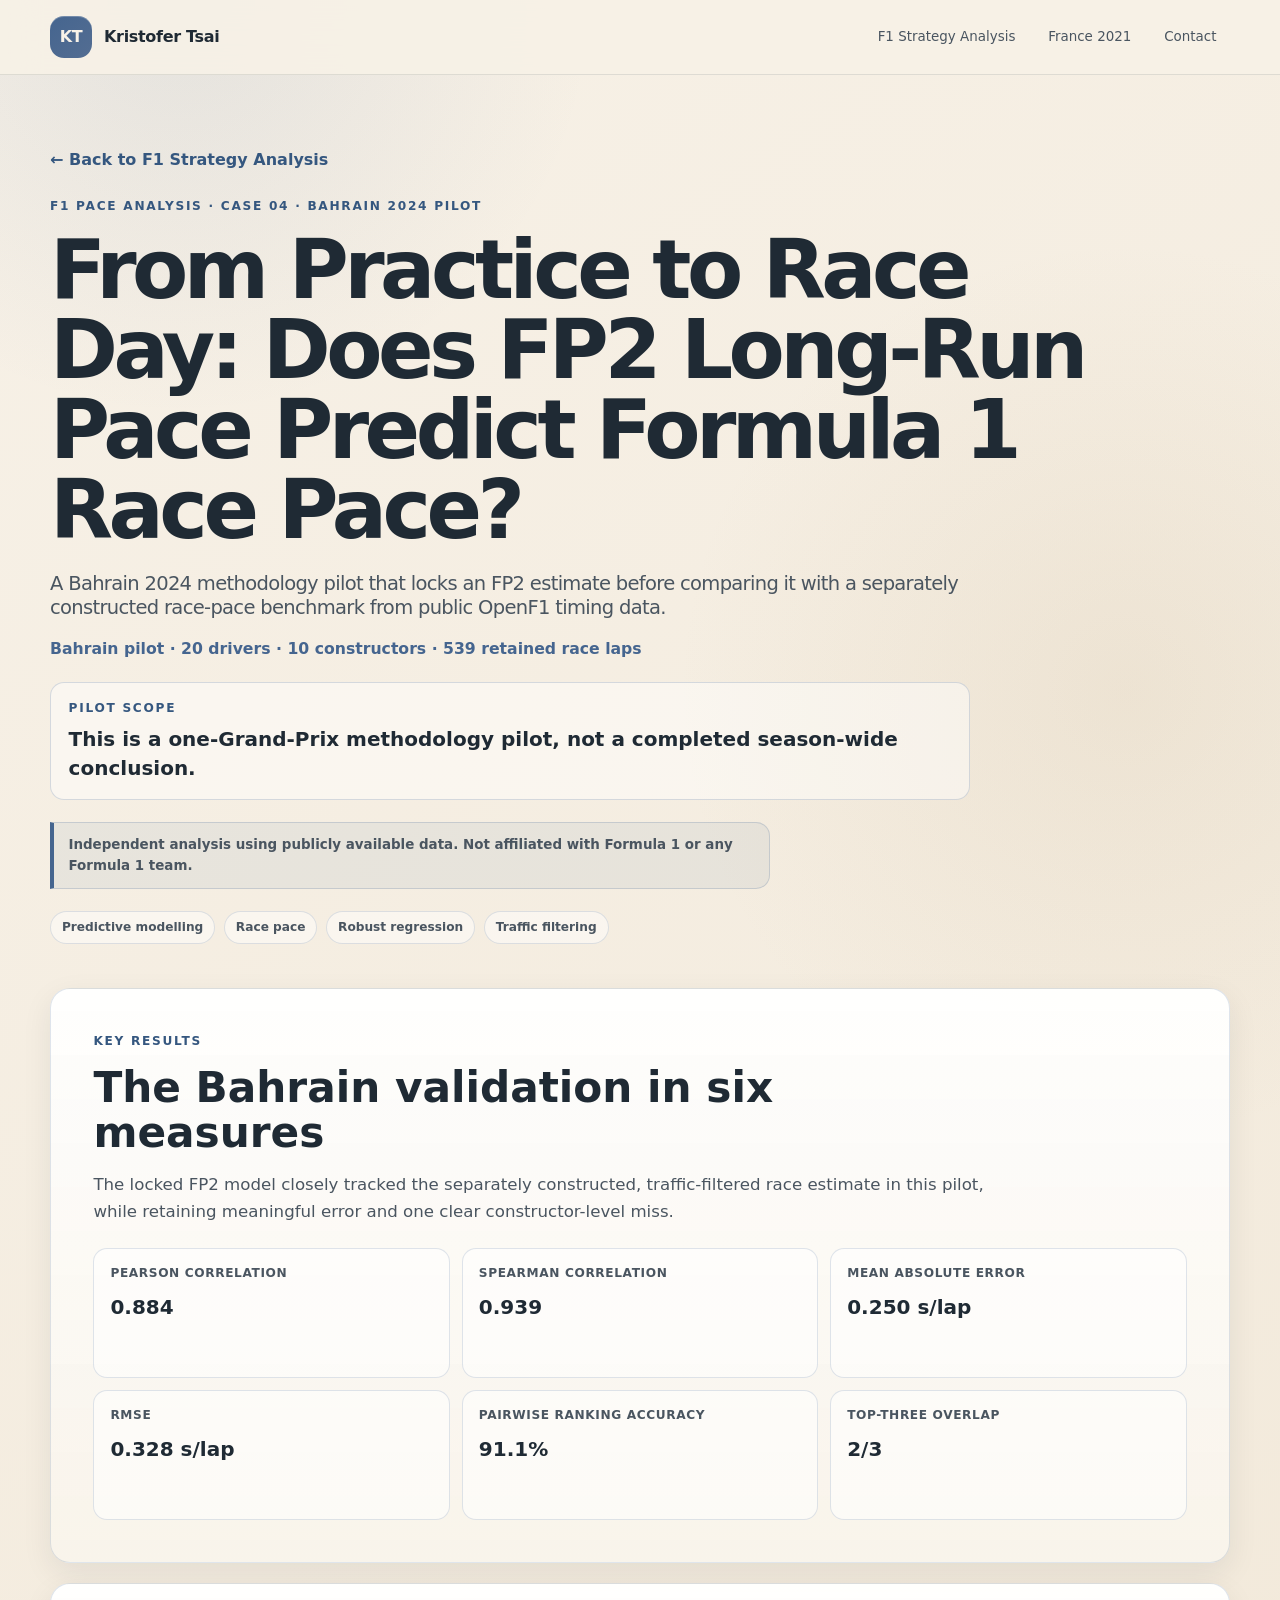
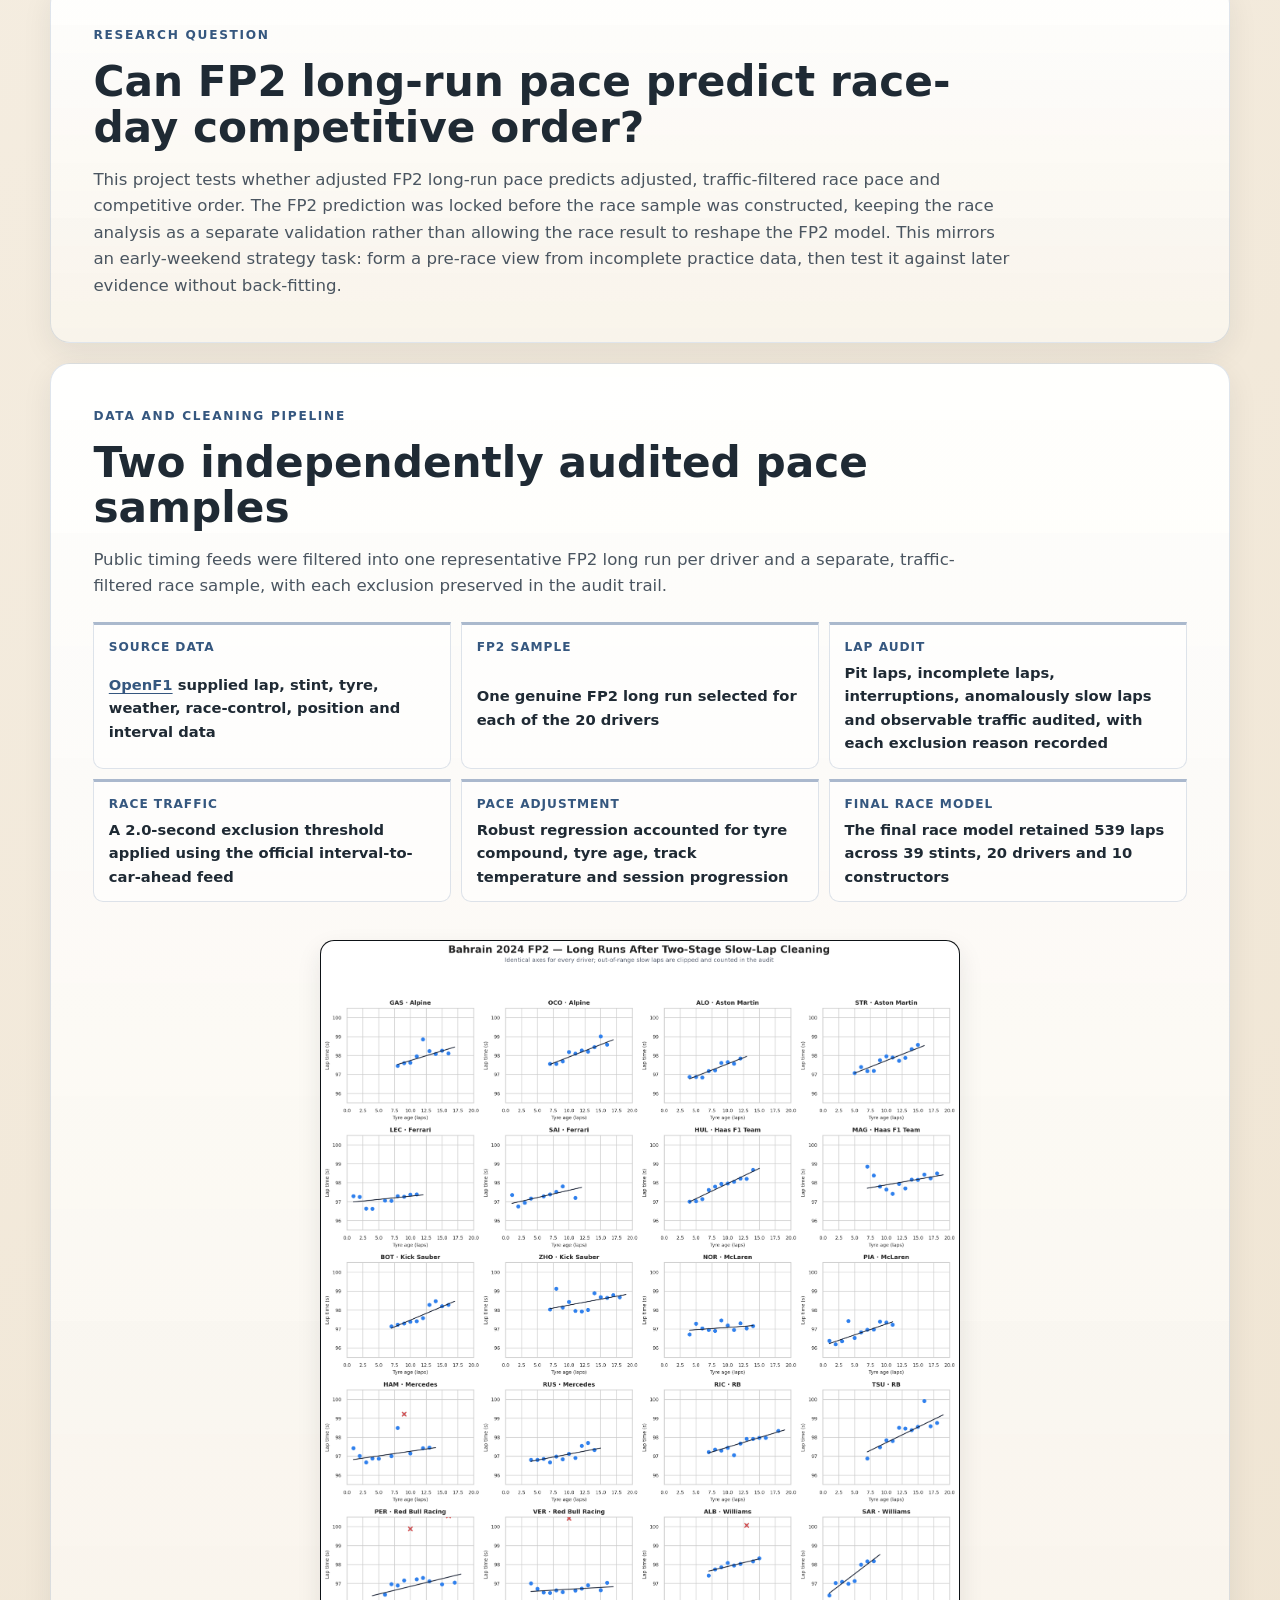
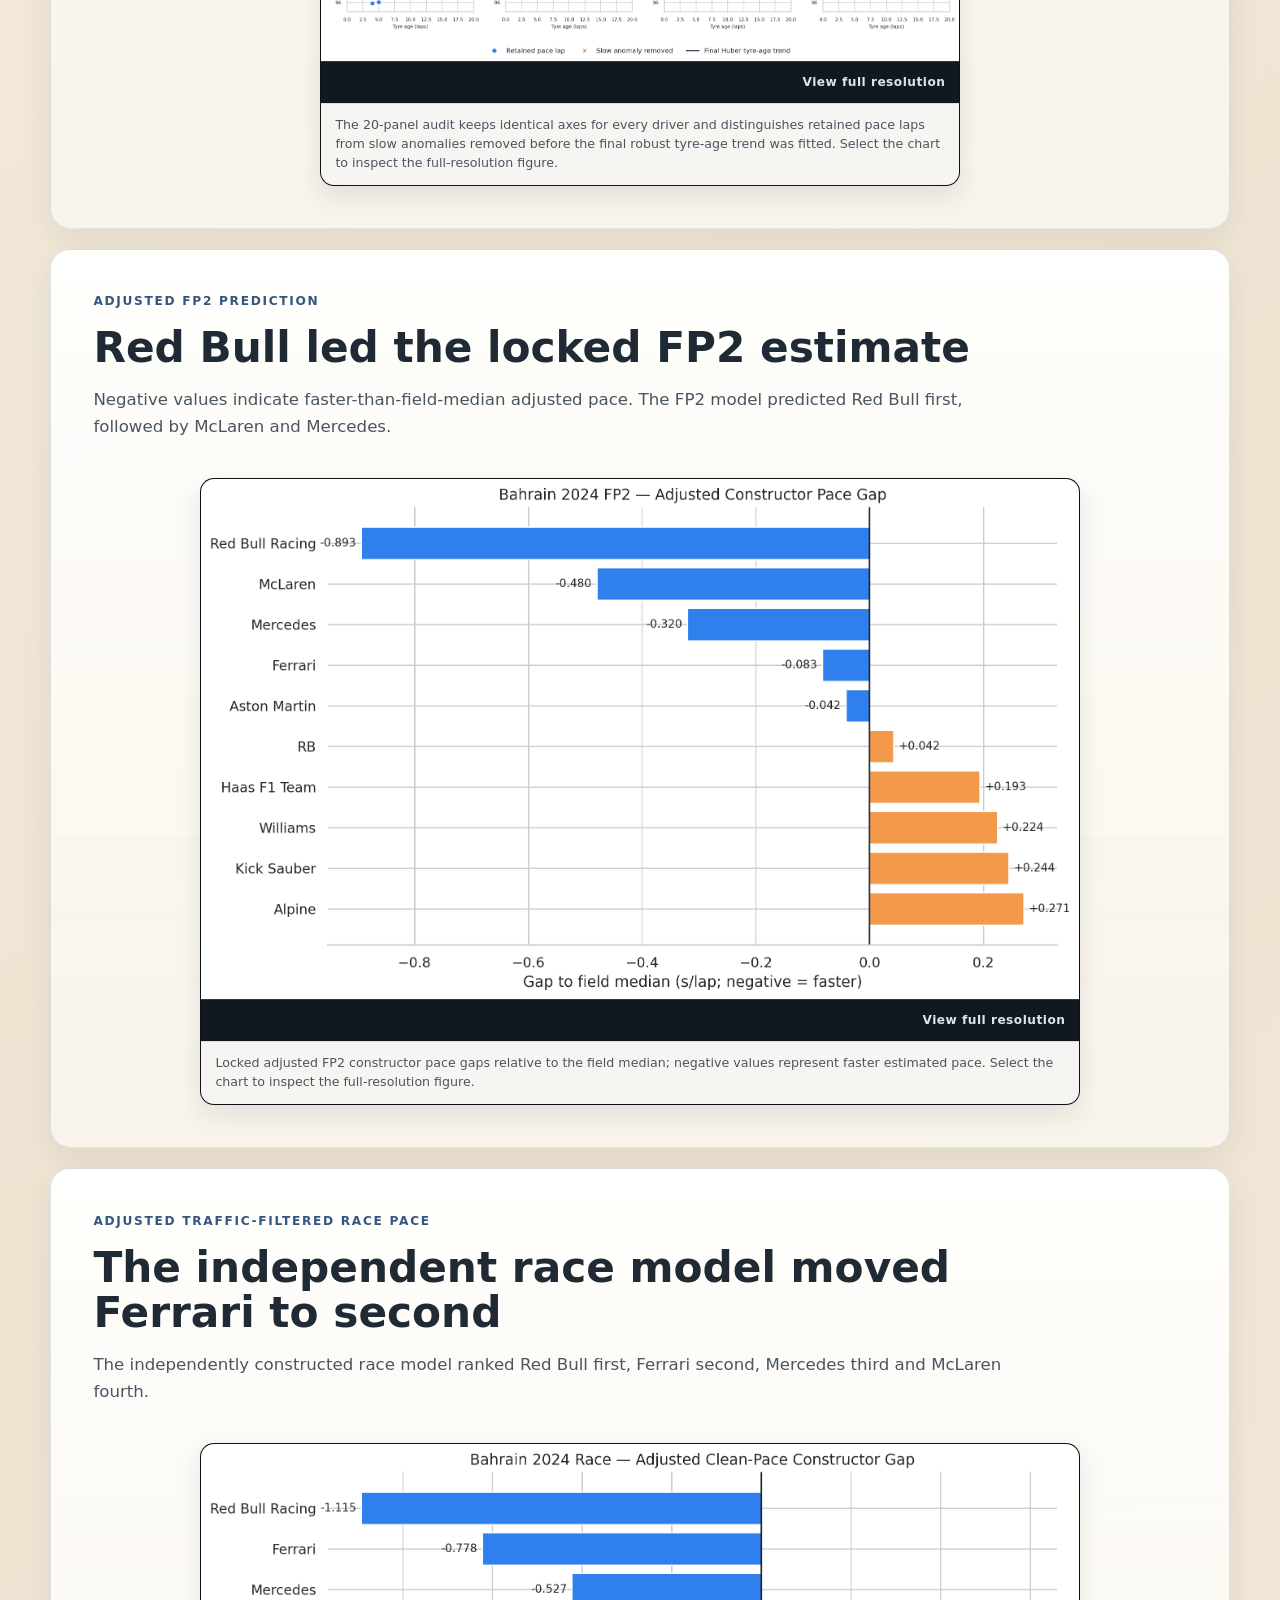
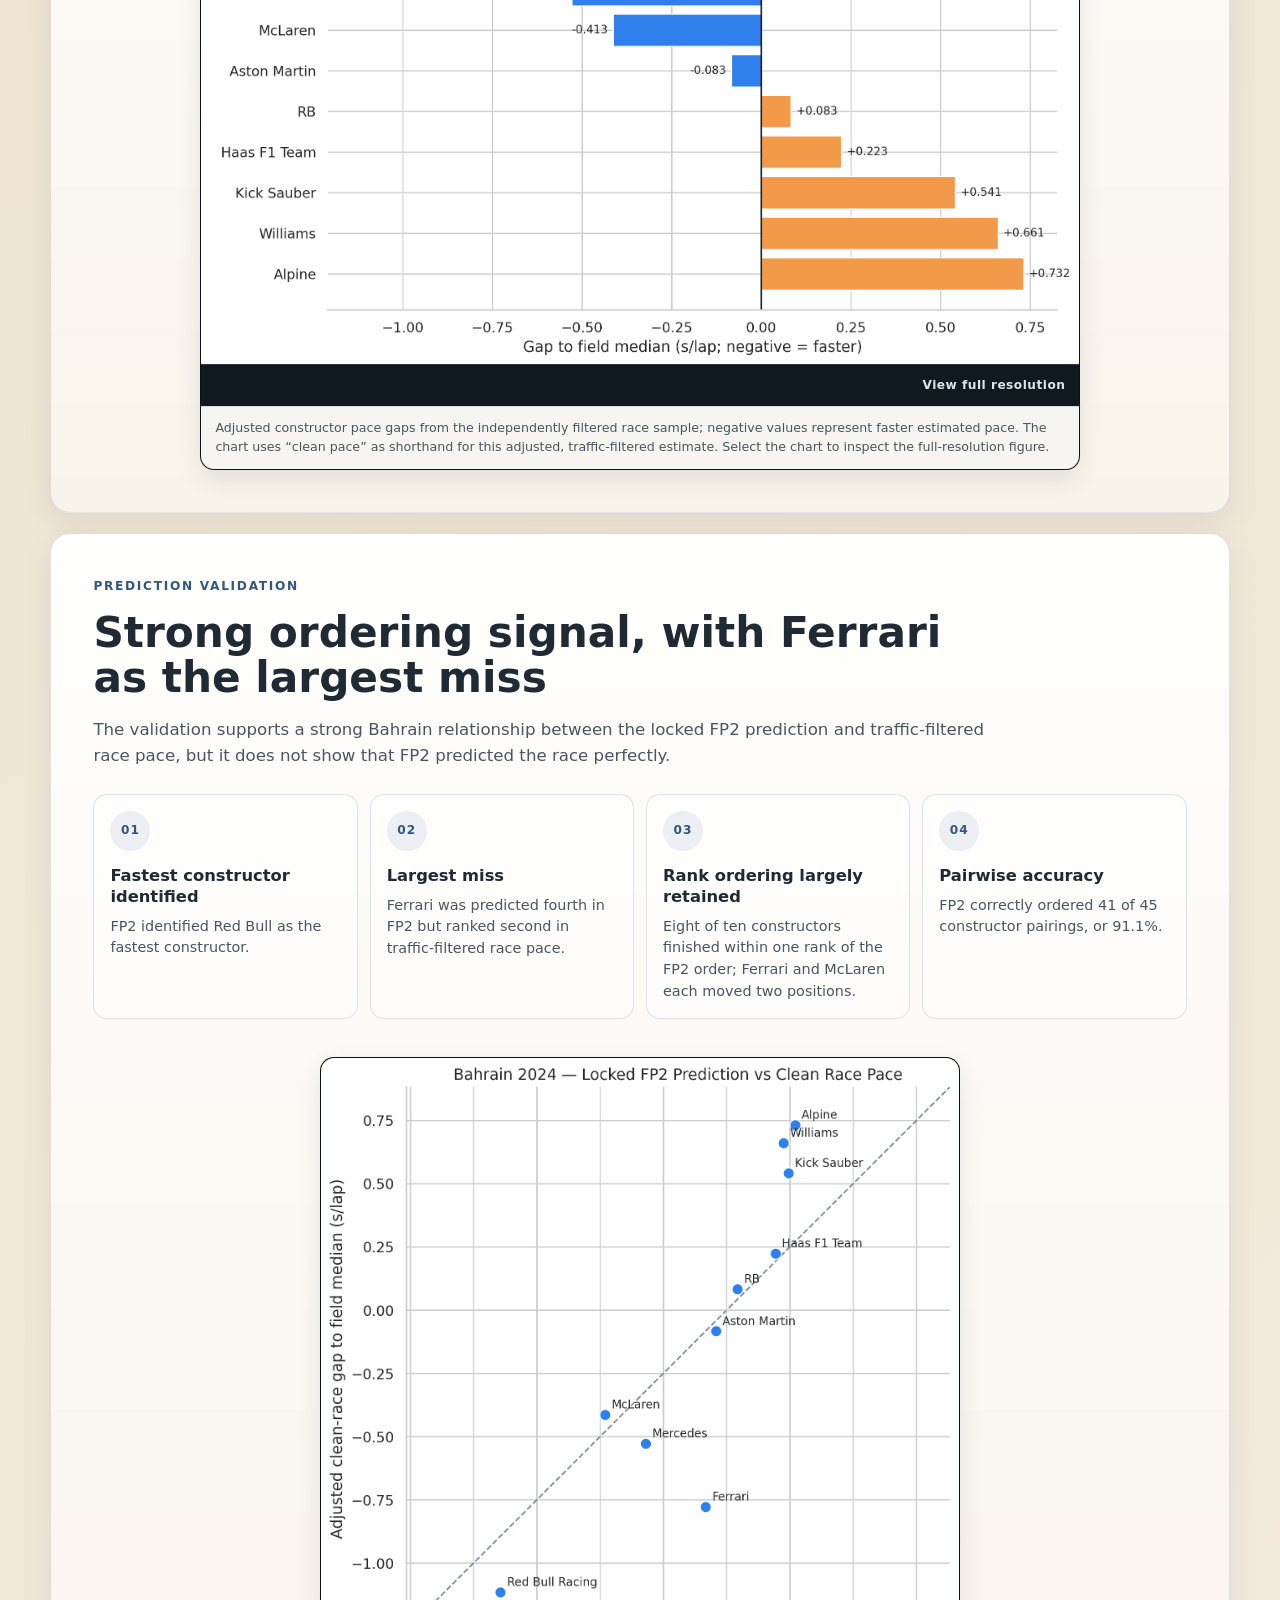
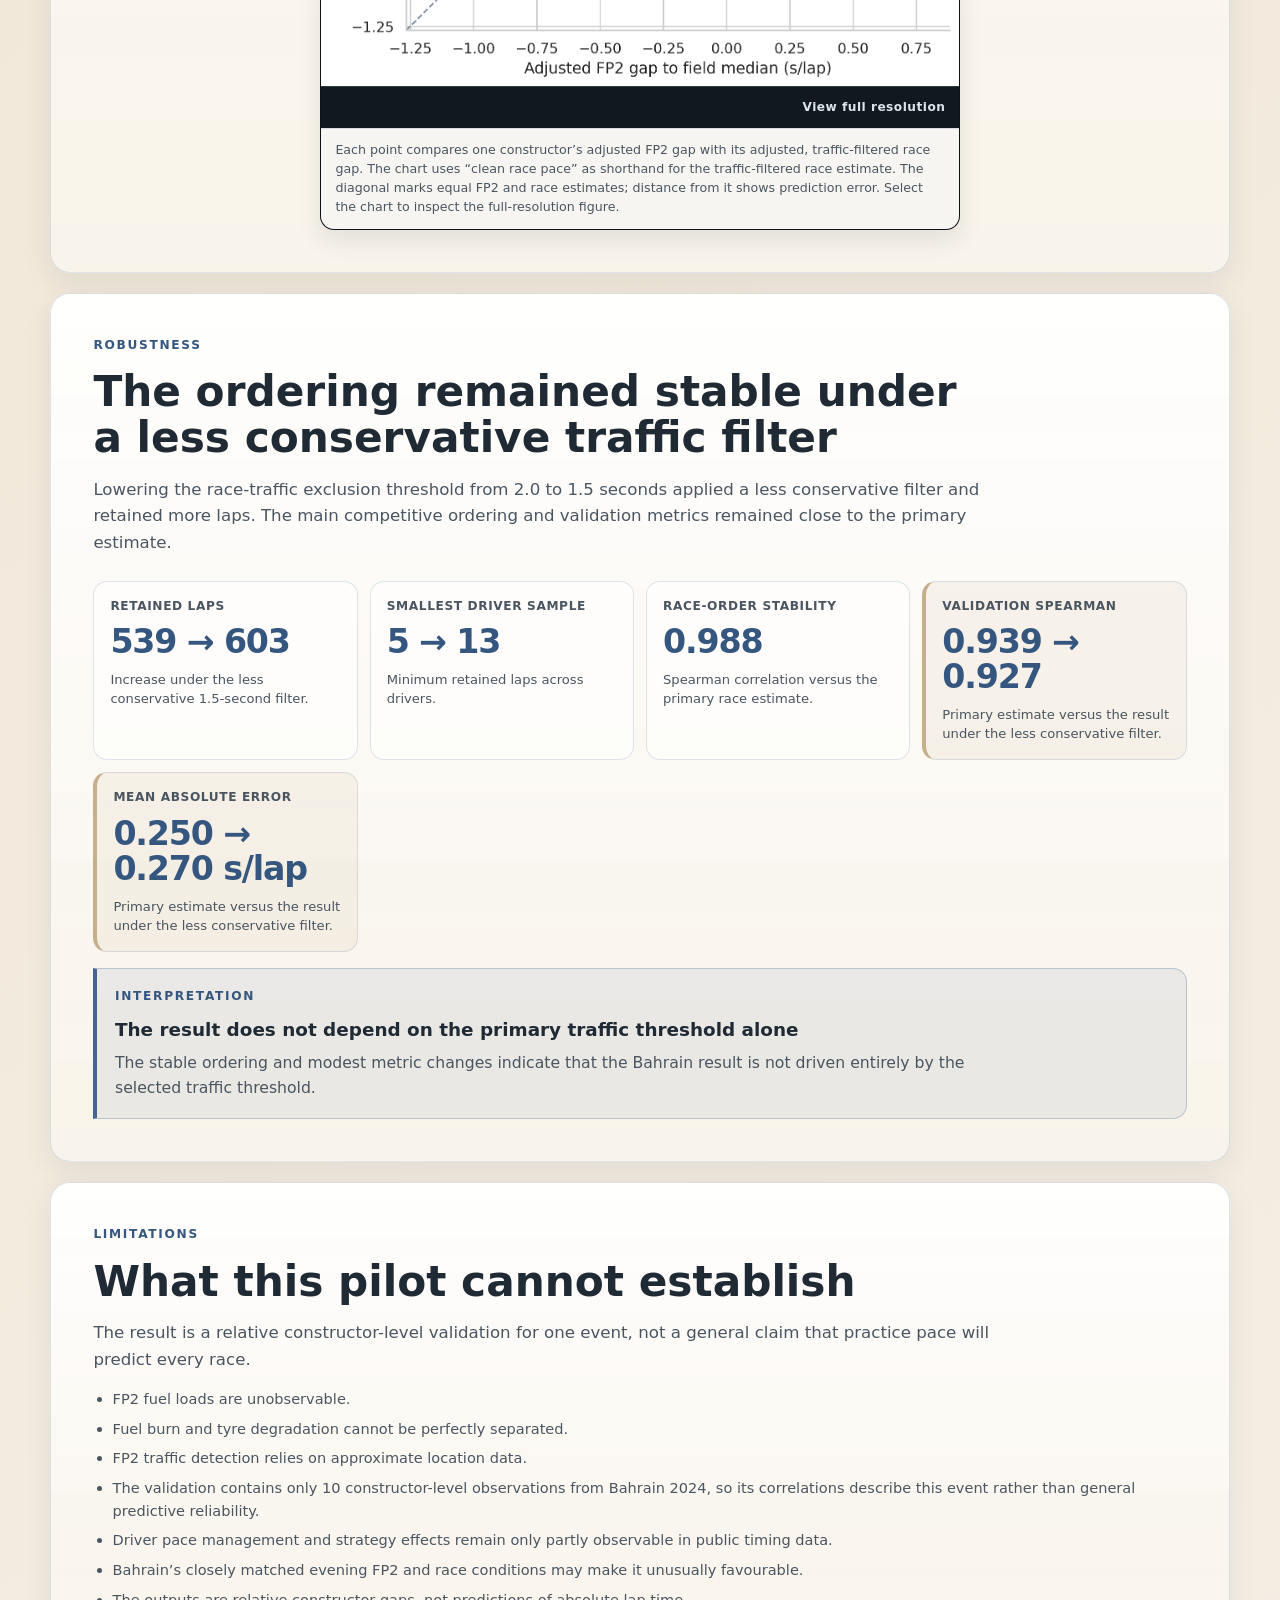
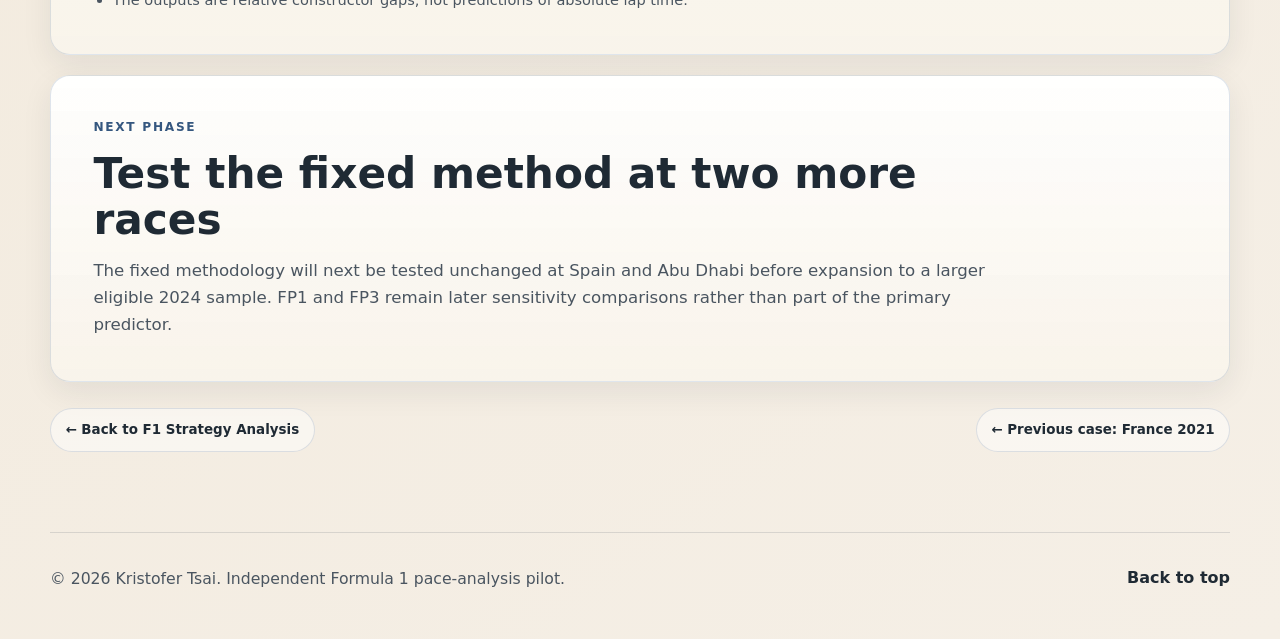
<file: reports/f1-bahrain-2024-fp2-race-pace.html>
<!DOCTYPE html>
<html lang="en-GB">
<head>
  <meta charset="UTF-8" />
  <meta name="viewport" content="width=device-width, initial-scale=1.0" />
  <link rel="icon" href="../images/favicon.svg" type="image/svg+xml" />
  <meta
    name="description"
    content="A Bahrain 2024 pilot testing whether an adjusted Formula 1 FP2 long-run model predicts separately constructed, traffic-filtered race pace using public OpenF1 timing data."
  />
  <title>From Practice to Race Day: Bahrain 2024 F1 Pace Pilot | Kristofer Tsai</title>
  <link rel="stylesheet" href="../style.css?v=20260826-bahrain-review" />
</head>
<body class="report-page f1-case-page strategy-case-page bahrain-case-page">
  <a class="skip-link" href="#strategy-content">Skip to pilot study</a>

  <header class="site-header" id="top">
    <nav class="nav" aria-label="Pilot study navigation">
      <a class="brand" href="../index.html#top" aria-label="Kristofer Tsai home">
        <span class="brand-mark">KT</span>
        <span class="brand-text">Kristofer Tsai</span>
      </a>
      <ul class="nav-links report-nav-links strategy-nav-links">
        <li><a href="../index.html#f1-strategy">F1 Strategy Analysis</a></li>
        <li><a href="f1-france-2021-strategy.html">France 2021</a></li>
        <li><a href="../index.html#contact">Contact</a></li>
      </ul>
    </nav>
  </header>

  <main id="strategy-content">
    <section class="report-hero section strategy-hero" aria-labelledby="strategy-title">
      <a class="back-link strategy-back-link" href="../index.html#f1-strategy">← Back to F1 Strategy Analysis</a>
      <p class="eyebrow">F1 PACE ANALYSIS · CASE 04 · BAHRAIN 2024 PILOT</p>
      <h1 id="strategy-title">From Practice to Race Day: Does FP2 Long-Run Pace Predict Formula 1 Race Pace?</h1>
      <p class="hero-subtitle strategy-hero-subtitle">
        A Bahrain 2024 methodology pilot that locks an FP2 estimate before comparing it with a separately
        constructed race-pace benchmark from public OpenF1 timing data.
      </p>
      <p class="report-meta">Bahrain pilot · 20 drivers · 10 constructors · 539 retained race laps</p>
      <aside class="strategy-research-question" aria-labelledby="pilot-scope-label">
        <p class="eyebrow" id="pilot-scope-label">Pilot scope</p>
        <p>
          This is a one-Grand-Prix methodology pilot, not a completed season-wide conclusion.
        </p>
      </aside>
      <p class="strategy-disclaimer" role="note">
        Independent analysis using publicly available data. Not affiliated with Formula 1 or any Formula 1 team.
      </p>
      <ul class="strategy-topic-list" aria-label="Pilot study topics">
        <li>Predictive modelling</li>
        <li>Race pace</li>
        <li>Robust regression</li>
        <li>Traffic filtering</li>
      </ul>
    </section>

    <section class="section strategy-content" aria-label="Bahrain 2024 FP2 and race-pace pilot study">
      <section class="strategy-panel strategy-summary" aria-labelledby="strategy-summary-title">
        <div class="strategy-section-heading">
          <p class="eyebrow">Key results</p>
          <h2 id="strategy-summary-title">The Bahrain validation in six measures</h2>
        </div>
        <p class="strategy-lead">
          The locked FP2 model closely tracked the separately constructed, traffic-filtered race estimate in this
          pilot, while retaining meaningful error and one clear constructor-level miss.
        </p>
        <dl class="strategy-evidence-grid">
          <div class="strategy-evidence-card">
            <dt>Pearson correlation</dt>
            <dd>0.884</dd>
          </div>
          <div class="strategy-evidence-card">
            <dt>Spearman correlation</dt>
            <dd>0.939</dd>
          </div>
          <div class="strategy-evidence-card">
            <dt>Mean absolute error</dt>
            <dd>0.250 s/lap</dd>
          </div>
          <div class="strategy-evidence-card">
            <dt>RMSE</dt>
            <dd>0.328 s/lap</dd>
          </div>
          <div class="strategy-evidence-card">
            <dt>Pairwise ranking accuracy</dt>
            <dd>91.1%</dd>
          </div>
          <div class="strategy-evidence-card">
            <dt>Top-three overlap</dt>
            <dd>2/3</dd>
          </div>
        </dl>
      </section>

      <section class="strategy-panel strategy-question" aria-labelledby="strategy-question-title">
        <div class="strategy-section-heading">
          <p class="eyebrow">Research question</p>
          <h2 id="strategy-question-title">Can FP2 long-run pace predict race-day competitive order?</h2>
        </div>
        <p class="strategy-lead">
          This project tests whether adjusted FP2 long-run pace predicts adjusted, traffic-filtered race pace and
          competitive order. The FP2 prediction was locked before the race sample was constructed, keeping the race
          analysis as a separate validation rather than allowing the race result to reshape the FP2 model. This
          mirrors an early-weekend strategy task: form a pre-race view from incomplete practice data, then test it
          against later evidence without back-fitting.
        </p>
      </section>

      <section class="strategy-panel strategy-methodology" aria-labelledby="strategy-pipeline-title">
        <div class="strategy-section-heading">
          <p class="eyebrow">Data and cleaning pipeline</p>
          <h2 id="strategy-pipeline-title">Two independently audited pace samples</h2>
        </div>
        <p class="strategy-lead">
          Public timing feeds were filtered into one representative FP2 long run per driver and a separate,
          traffic-filtered race sample, with each exclusion preserved in the audit trail.
        </p>
        <ul class="strategy-event-grid" aria-label="Data and cleaning steps">
          <li>
            <strong>Source data</strong>
            <span><a href="https://openf1.org/docs/" target="_blank" rel="noopener">OpenF1</a> supplied lap, stint,
              tyre, weather, race-control, position and interval data</span>
          </li>
          <li>
            <strong>FP2 sample</strong>
            <span>One genuine FP2 long run selected for each of the 20 drivers</span>
          </li>
          <li>
            <strong>Lap audit</strong>
            <span>Pit laps, incomplete laps, interruptions, anomalously slow laps and observable traffic audited, with
              each exclusion reason recorded</span>
          </li>
          <li>
            <strong>Race traffic</strong>
            <span>A 2.0-second exclusion threshold applied using the official interval-to-car-ahead feed</span>
          </li>
          <li>
            <strong>Pace adjustment</strong>
            <span>Robust regression accounted for tyre compound, tyre age, track temperature and session
              progression</span>
          </li>
          <li>
            <strong>Final race model</strong>
            <span>The final race model retained 539 laps across 39 stints, 20 drivers and 10 constructors</span>
          </li>
        </ul>

        <figure class="strategy-figure strategy-figure--audit">
          <a
            class="strategy-figure-link"
            href="../assets/reports/f1-bahrain-2024-fp2-race-pace/f1-fp2-long-run-cleaning.png"
            target="_blank"
            rel="noopener"
            aria-label="Open the Bahrain 2024 FP2 long-run cleaning audit at full resolution in a new tab"
          >
            <img
              class="strategy-figure-image"
              src="../assets/reports/f1-bahrain-2024-fp2-race-pace/f1-fp2-long-run-cleaning.png"
              width="3279"
              height="3703"
              loading="lazy"
              decoding="async"
              alt="Twenty small-multiple charts showing each Bahrain 2024 FP2 driver’s selected long run, retained pace laps, removed slow anomalies and final Huber tyre-age trend."
            />
            <span class="strategy-figure-action" aria-hidden="true">View full resolution</span>
          </a>
          <figcaption class="strategy-figure-caption">
            The 20-panel audit keeps identical axes for every driver and distinguishes retained pace laps from slow
            anomalies removed before the final robust tyre-age trend was fitted. Select the chart to inspect the
            full-resolution figure.
          </figcaption>
        </figure>
      </section>

      <section class="strategy-panel strategy-fp2-prediction" aria-labelledby="strategy-fp2-title">
        <div class="strategy-section-heading">
          <p class="eyebrow">Adjusted FP2 prediction</p>
          <h2 id="strategy-fp2-title">Red Bull led the locked FP2 estimate</h2>
        </div>
        <p class="strategy-lead">
          Negative values indicate faster-than-field-median adjusted pace. The FP2 model predicted Red Bull first,
          followed by McLaren and Mercedes.
        </p>

        <figure class="strategy-figure strategy-figure--wide">
          <a
            class="strategy-figure-link"
            href="../assets/reports/f1-bahrain-2024-fp2-race-pace/f1-bahrain-fp2-constructor-gaps.png"
            target="_blank"
            rel="noopener"
            aria-label="Open the Bahrain 2024 adjusted FP2 constructor pace-gap chart at full resolution in a new tab"
          >
            <img
              class="strategy-figure-image"
              src="../assets/reports/f1-bahrain-2024-fp2-race-pace/f1-bahrain-fp2-constructor-gaps.png"
              width="2159"
              height="1280"
              loading="lazy"
              decoding="async"
              alt="Horizontal bar chart of adjusted Bahrain 2024 FP2 constructor gaps to the field median, with Red Bull fastest ahead of McLaren and Mercedes."
            />
            <span class="strategy-figure-action" aria-hidden="true">View full resolution</span>
          </a>
          <figcaption class="strategy-figure-caption">
            Locked adjusted FP2 constructor pace gaps relative to the field median; negative values represent faster
            estimated pace. Select the chart to inspect the full-resolution figure.
          </figcaption>
        </figure>
      </section>

      <section class="strategy-panel strategy-race-pace" aria-labelledby="strategy-race-title">
        <div class="strategy-section-heading">
          <p class="eyebrow">Adjusted traffic-filtered race pace</p>
          <h2 id="strategy-race-title">The independent race model moved Ferrari to second</h2>
        </div>
        <p class="strategy-lead">
          The independently constructed race model ranked Red Bull first, Ferrari second, Mercedes third and McLaren
          fourth.
        </p>

        <figure class="strategy-figure strategy-figure--wide">
          <a
            class="strategy-figure-link"
            href="../assets/reports/f1-bahrain-2024-fp2-race-pace/f1-bahrain-race-constructor-gaps.png"
            target="_blank"
            rel="noopener"
            aria-label="Open the Bahrain 2024 adjusted, traffic-filtered race-pace chart at full resolution in a new tab"
          >
            <img
              class="strategy-figure-image"
              src="../assets/reports/f1-bahrain-2024-fp2-race-pace/f1-bahrain-race-constructor-gaps.png"
              width="2159"
              height="1280"
              loading="lazy"
              decoding="async"
              alt="Horizontal bar chart of adjusted, traffic-filtered Bahrain 2024 race-pace gaps to the field median, ranking Red Bull first, Ferrari second, Mercedes third and McLaren fourth."
            />
            <span class="strategy-figure-action" aria-hidden="true">View full resolution</span>
          </a>
          <figcaption class="strategy-figure-caption">
            Adjusted constructor pace gaps from the independently filtered race sample; negative values represent
            faster estimated pace. The chart uses “clean pace” as shorthand for this adjusted, traffic-filtered
            estimate. Select the chart to inspect the full-resolution figure.
          </figcaption>
        </figure>
      </section>

      <section class="strategy-panel strategy-validation" aria-labelledby="strategy-validation-title">
        <div class="strategy-section-heading">
          <p class="eyebrow">Prediction validation</p>
          <h2 id="strategy-validation-title">Strong ordering signal, with Ferrari as the largest miss</h2>
        </div>
        <p class="strategy-lead">
          The validation supports a strong Bahrain relationship between the locked FP2 prediction and
          traffic-filtered race pace, but it does not show that FP2 predicted the race perfectly.
        </p>

        <ol class="strategy-decision-list">
          <li>
            <span class="strategy-step-number" aria-hidden="true">01</span>
            <div>
              <h3>Fastest constructor identified</h3>
              <p>FP2 identified Red Bull as the fastest constructor.</p>
            </div>
          </li>
          <li>
            <span class="strategy-step-number" aria-hidden="true">02</span>
            <div>
              <h3>Largest miss</h3>
              <p>Ferrari was predicted fourth in FP2 but ranked second in traffic-filtered race pace.</p>
            </div>
          </li>
          <li>
            <span class="strategy-step-number" aria-hidden="true">03</span>
            <div>
              <h3>Rank ordering largely retained</h3>
              <p>Eight of ten constructors finished within one rank of the FP2 order; Ferrari and McLaren each moved
                two positions.</p>
            </div>
          </li>
          <li>
            <span class="strategy-step-number" aria-hidden="true">04</span>
            <div>
              <h3>Pairwise accuracy</h3>
              <p>FP2 correctly ordered 41 of 45 constructor pairings, or 91.1%.</p>
            </div>
          </li>
        </ol>

        <figure class="strategy-figure strategy-figure--validation">
          <a
            class="strategy-figure-link"
            href="../assets/reports/f1-bahrain-2024-fp2-race-pace/f1-bahrain-fp2-vs-race-validation.png"
            target="_blank"
            rel="noopener"
            aria-label="Open the Bahrain 2024 FP2-versus-race pace validation scatterplot at full resolution in a new tab"
          >
            <img
              class="strategy-figure-image"
              src="../assets/reports/f1-bahrain-2024-fp2-race-pace/f1-bahrain-fp2-vs-race-validation.png"
              width="1523"
              height="1500"
              loading="lazy"
              decoding="async"
              alt="Scatterplot comparing locked adjusted Bahrain 2024 FP2 constructor gaps with adjusted, traffic-filtered race gaps, showing broad agreement around the diagonal and Ferrari as the largest miss."
            />
            <span class="strategy-figure-action" aria-hidden="true">View full resolution</span>
          </a>
          <figcaption class="strategy-figure-caption">
            Each point compares one constructor’s adjusted FP2 gap with its adjusted, traffic-filtered race gap. The
            chart uses “clean race pace” as shorthand for the traffic-filtered race estimate. The diagonal marks equal
            FP2 and race estimates; distance from it shows prediction error. Select the chart to inspect the
            full-resolution figure.
          </figcaption>
        </figure>
      </section>

      <section class="strategy-panel strategy-robustness" aria-labelledby="strategy-robustness-title">
        <div class="strategy-section-heading">
          <p class="eyebrow">Robustness</p>
          <h2 id="strategy-robustness-title">The ordering remained stable under a less conservative traffic filter</h2>
        </div>
        <p class="strategy-lead">
          Lowering the race-traffic exclusion threshold from 2.0 to 1.5 seconds applied a less conservative filter and
          retained more laps. The main competitive ordering and validation metrics remained close to the primary estimate.
        </p>
        <dl class="strategy-summary-grid">
          <div class="strategy-summary-card">
            <dt>Retained laps</dt>
            <dd>539 → 603<span>Increase under the less conservative 1.5-second filter.</span></dd>
          </div>
          <div class="strategy-summary-card">
            <dt>Smallest driver sample</dt>
            <dd>5 → 13<span>Minimum retained laps across drivers.</span></dd>
          </div>
          <div class="strategy-summary-card">
            <dt>Race-order stability</dt>
            <dd>0.988<span>Spearman correlation versus the primary race estimate.</span></dd>
          </div>
          <div class="strategy-summary-card strategy-summary-card--qualified">
            <dt>Validation Spearman</dt>
            <dd>0.939 → 0.927<span>Primary estimate versus the result under the less conservative filter.</span></dd>
          </div>
          <div class="strategy-summary-card strategy-summary-card--qualified">
            <dt>Mean absolute error</dt>
            <dd>0.250 → 0.270 s/lap<span>Primary estimate versus the result under the less conservative filter.</span></dd>
          </div>
        </dl>
        <aside class="strategy-caveat strategy-caveat--key" aria-labelledby="strategy-robustness-caveat-title">
          <p class="eyebrow">Interpretation</p>
          <h3 id="strategy-robustness-caveat-title">The result does not depend on the primary traffic threshold alone</h3>
          <p>
            The stable ordering and modest metric changes indicate that the Bahrain result is not driven entirely by
            the selected traffic threshold.
          </p>
        </aside>
      </section>

      <section class="strategy-panel strategy-limitations" aria-labelledby="strategy-limitations-title">
        <div class="strategy-section-heading">
          <p class="eyebrow">Limitations</p>
          <h2 id="strategy-limitations-title">What this pilot cannot establish</h2>
        </div>
        <p class="strategy-lead">
          The result is a relative constructor-level validation for one event, not a general claim that practice pace
          will predict every race.
        </p>
        <ul class="strategy-assessment-list">
          <li>FP2 fuel loads are unobservable.</li>
          <li>Fuel burn and tyre degradation cannot be perfectly separated.</li>
          <li>FP2 traffic detection relies on approximate location data.</li>
          <li>The validation contains only 10 constructor-level observations from Bahrain 2024, so its correlations
            describe this event rather than general predictive reliability.</li>
          <li>Driver pace management and strategy effects remain only partly observable in public timing data.</li>
          <li>Bahrain’s closely matched evening FP2 and race conditions may make it unusually favourable.</li>
          <li>The outputs are relative constructor gaps, not predictions of absolute lap time.</li>
        </ul>
      </section>

      <section class="strategy-panel strategy-next-phase" aria-labelledby="strategy-next-title">
        <div class="strategy-section-heading">
          <p class="eyebrow">Next phase</p>
          <h2 id="strategy-next-title">Test the fixed method at two more races</h2>
        </div>
        <p class="strategy-lead">
          The fixed methodology will next be tested unchanged at Spain and Abu Dhabi before expansion to a larger
          eligible 2024 sample. FP1 and FP3 remain later sensitivity comparisons rather than part of the primary
          predictor.
        </p>
      </section>

      <nav class="strategy-footer-nav" aria-label="Pilot study footer navigation">
        <a class="back-link strategy-back-link" href="../index.html#f1-strategy">← Back to F1 Strategy Analysis</a>
        <div class="strategy-footer-case-links">
          <a class="back-link strategy-back-link strategy-footer-case-link" href="f1-france-2021-strategy.html">
            ← Previous case: France 2021
          </a>
        </div>
      </nav>
    </section>
  </main>

  <footer class="site-footer">
    <p>© <span id="year"></span> Kristofer Tsai. Independent Formula 1 pace-analysis pilot.</p>
    <a href="#top">Back to top</a>
  </footer>

  <script src="../script.js?v=20260718-site-cleanup"></script>
</body>
</html>
</file>
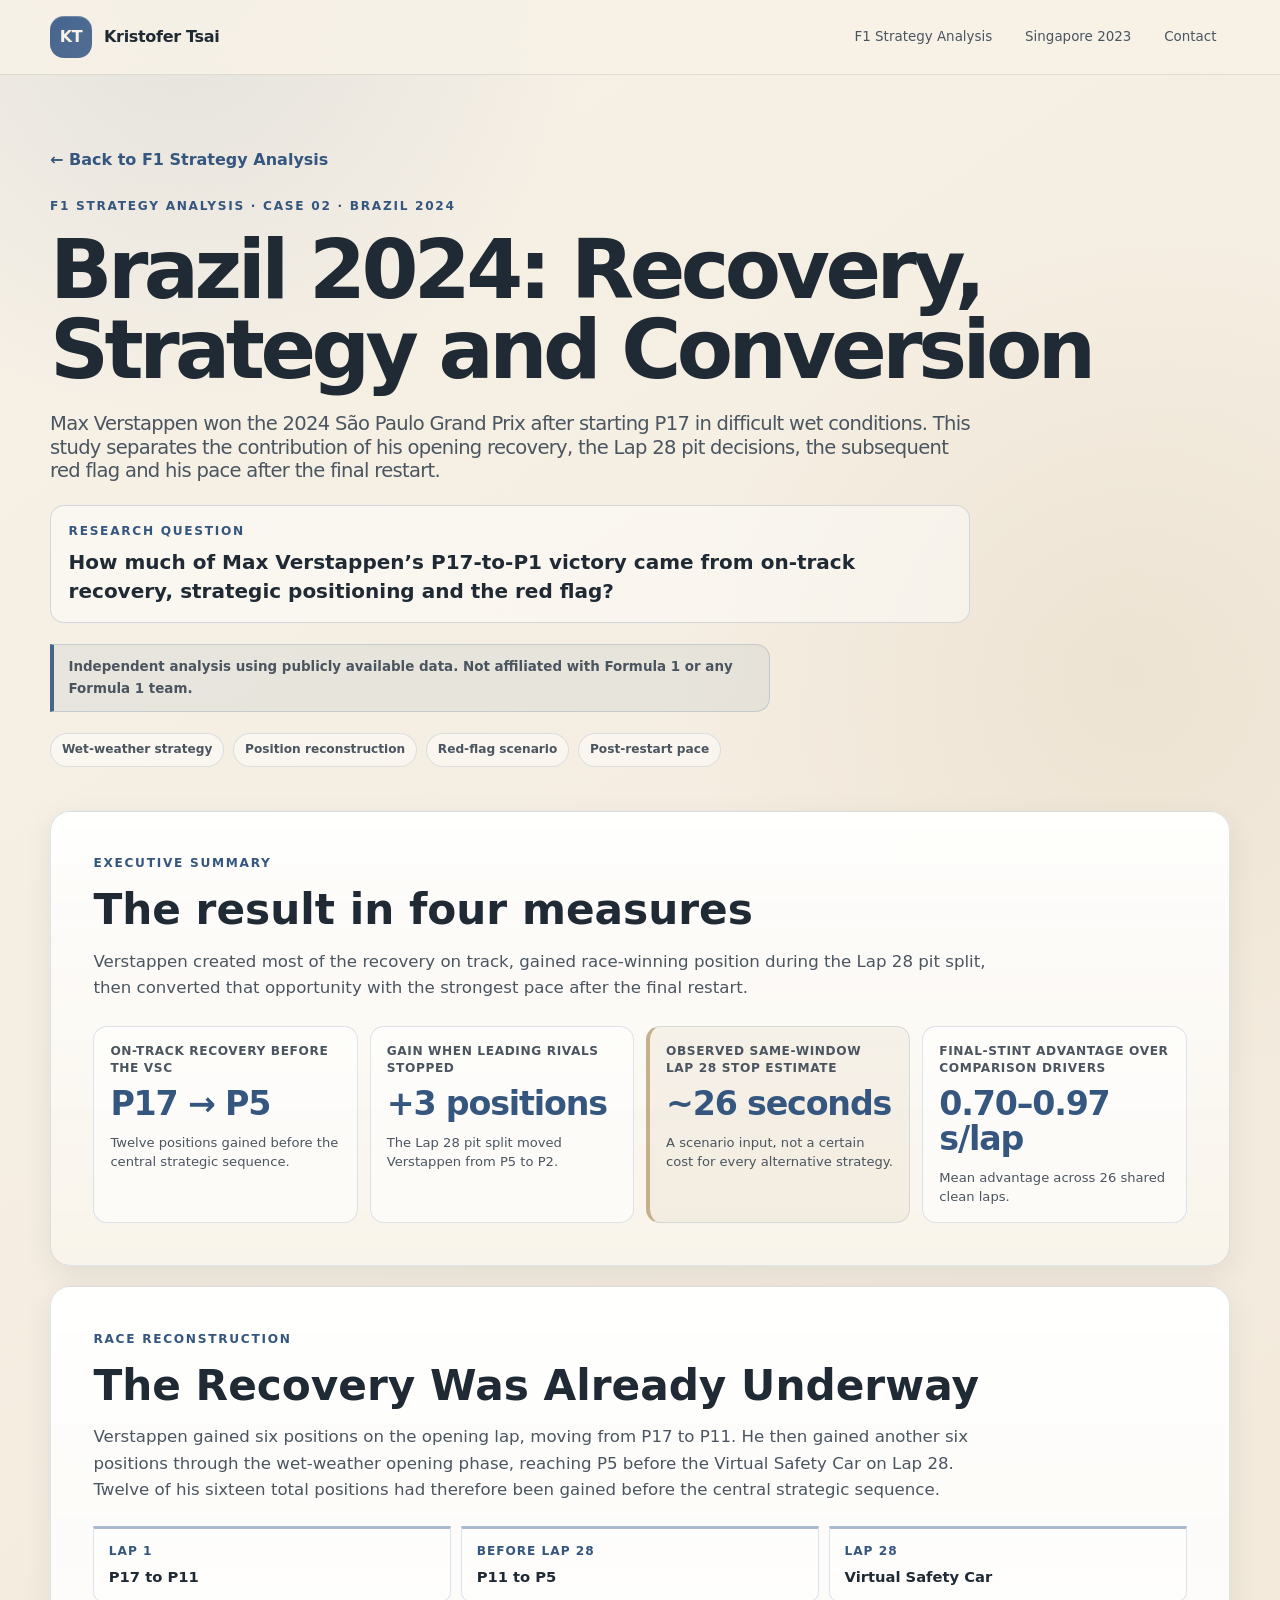
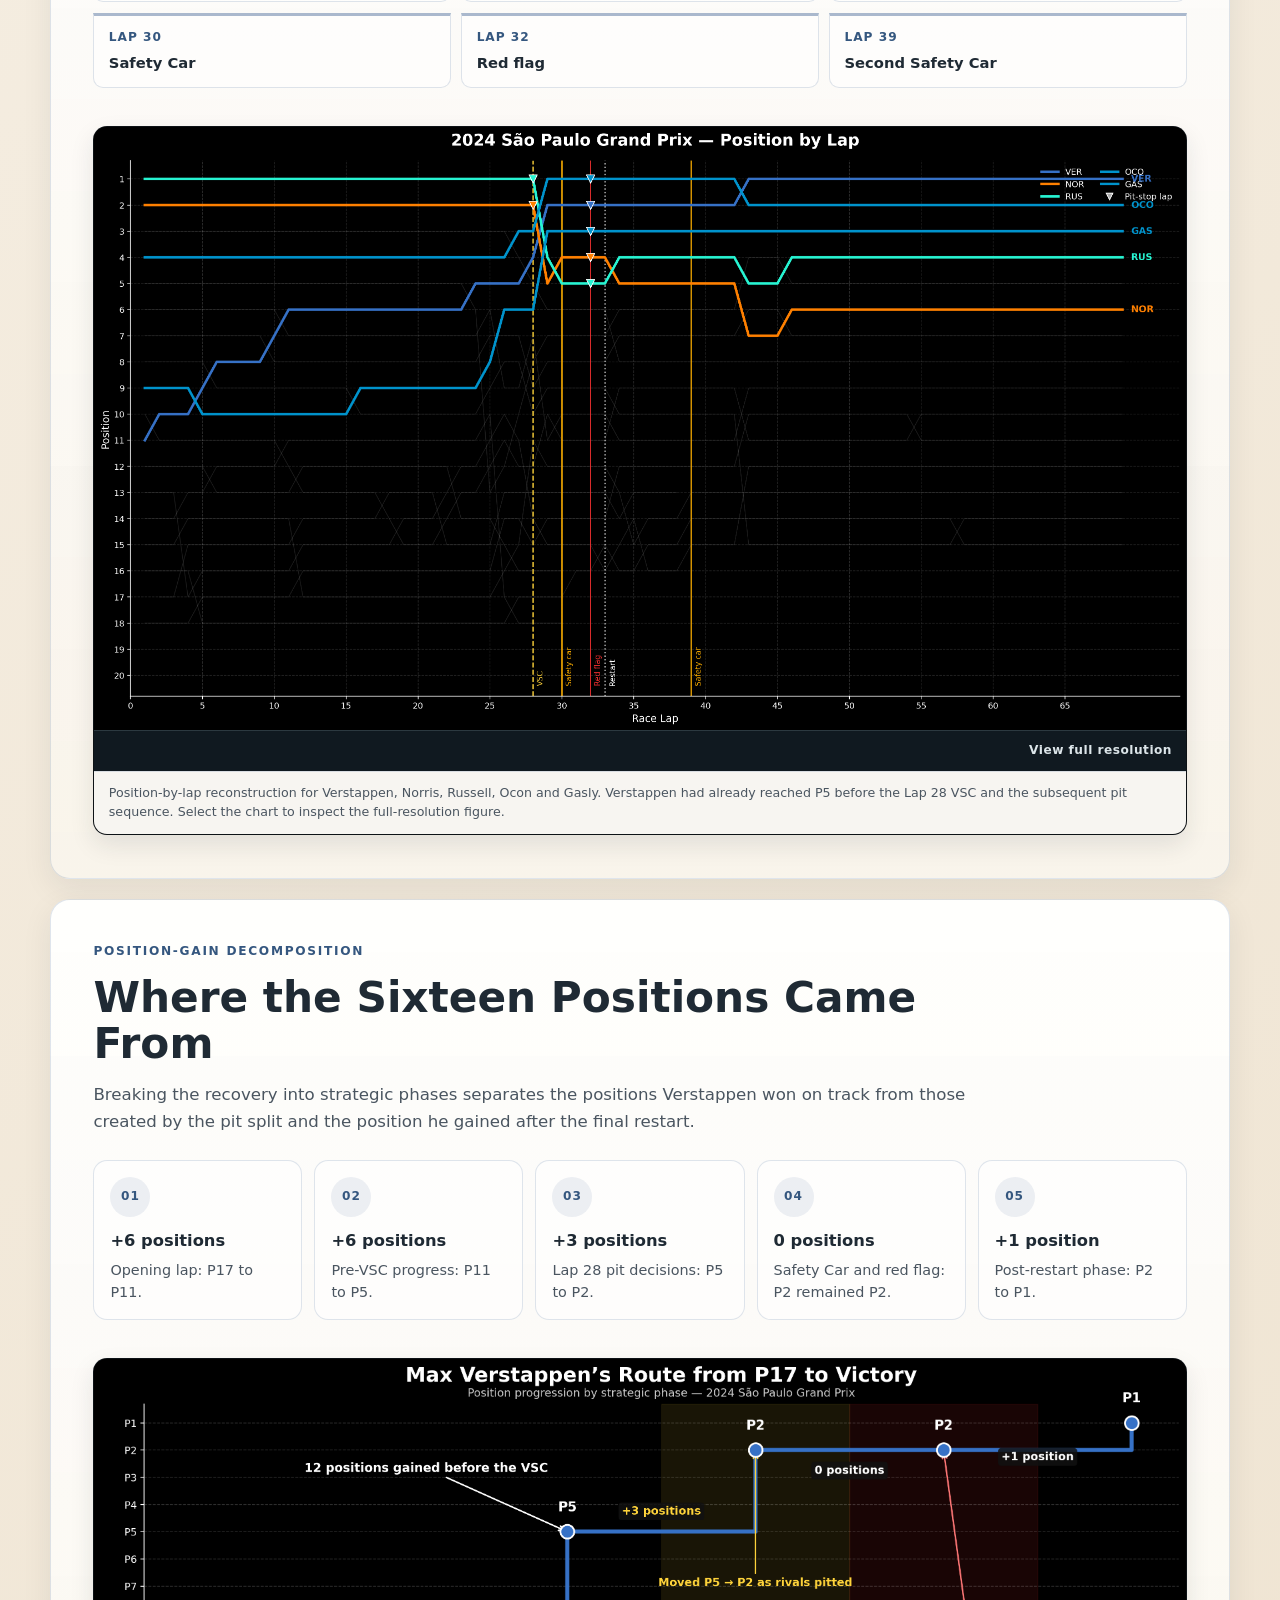
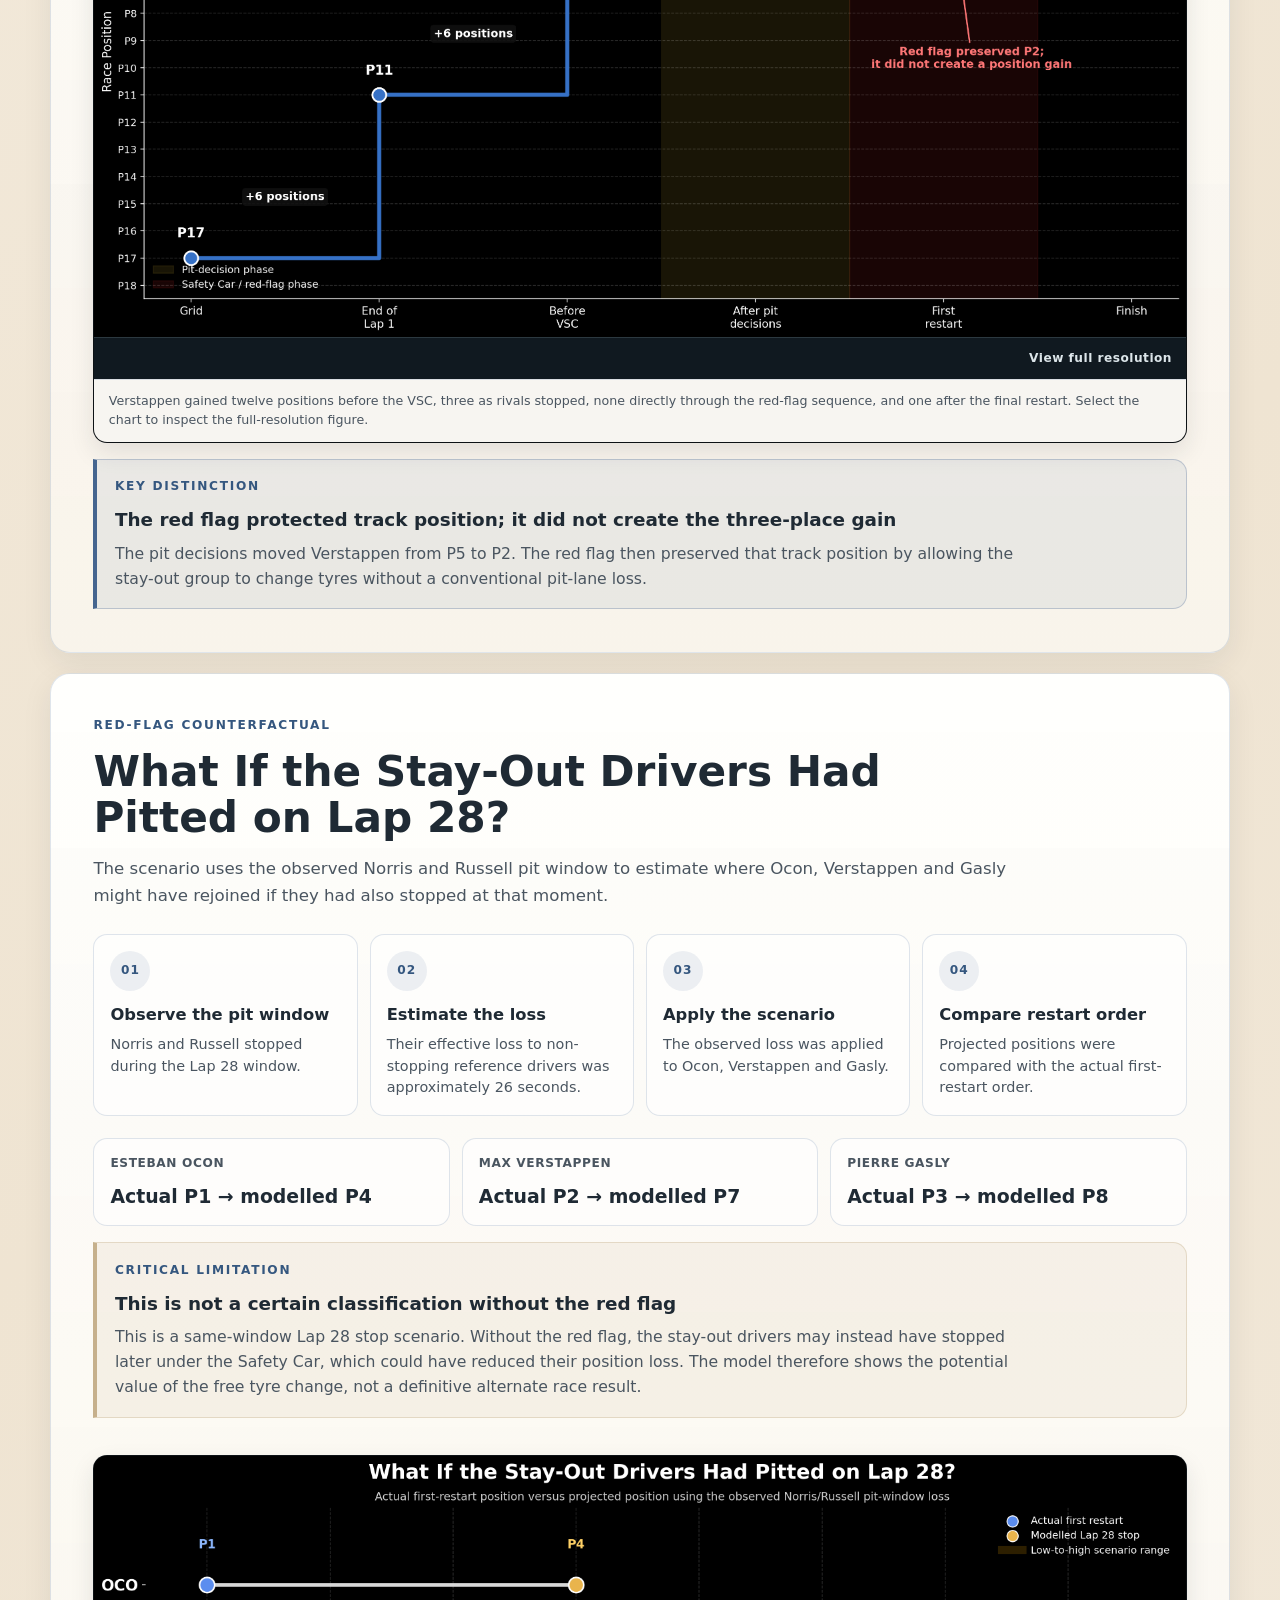
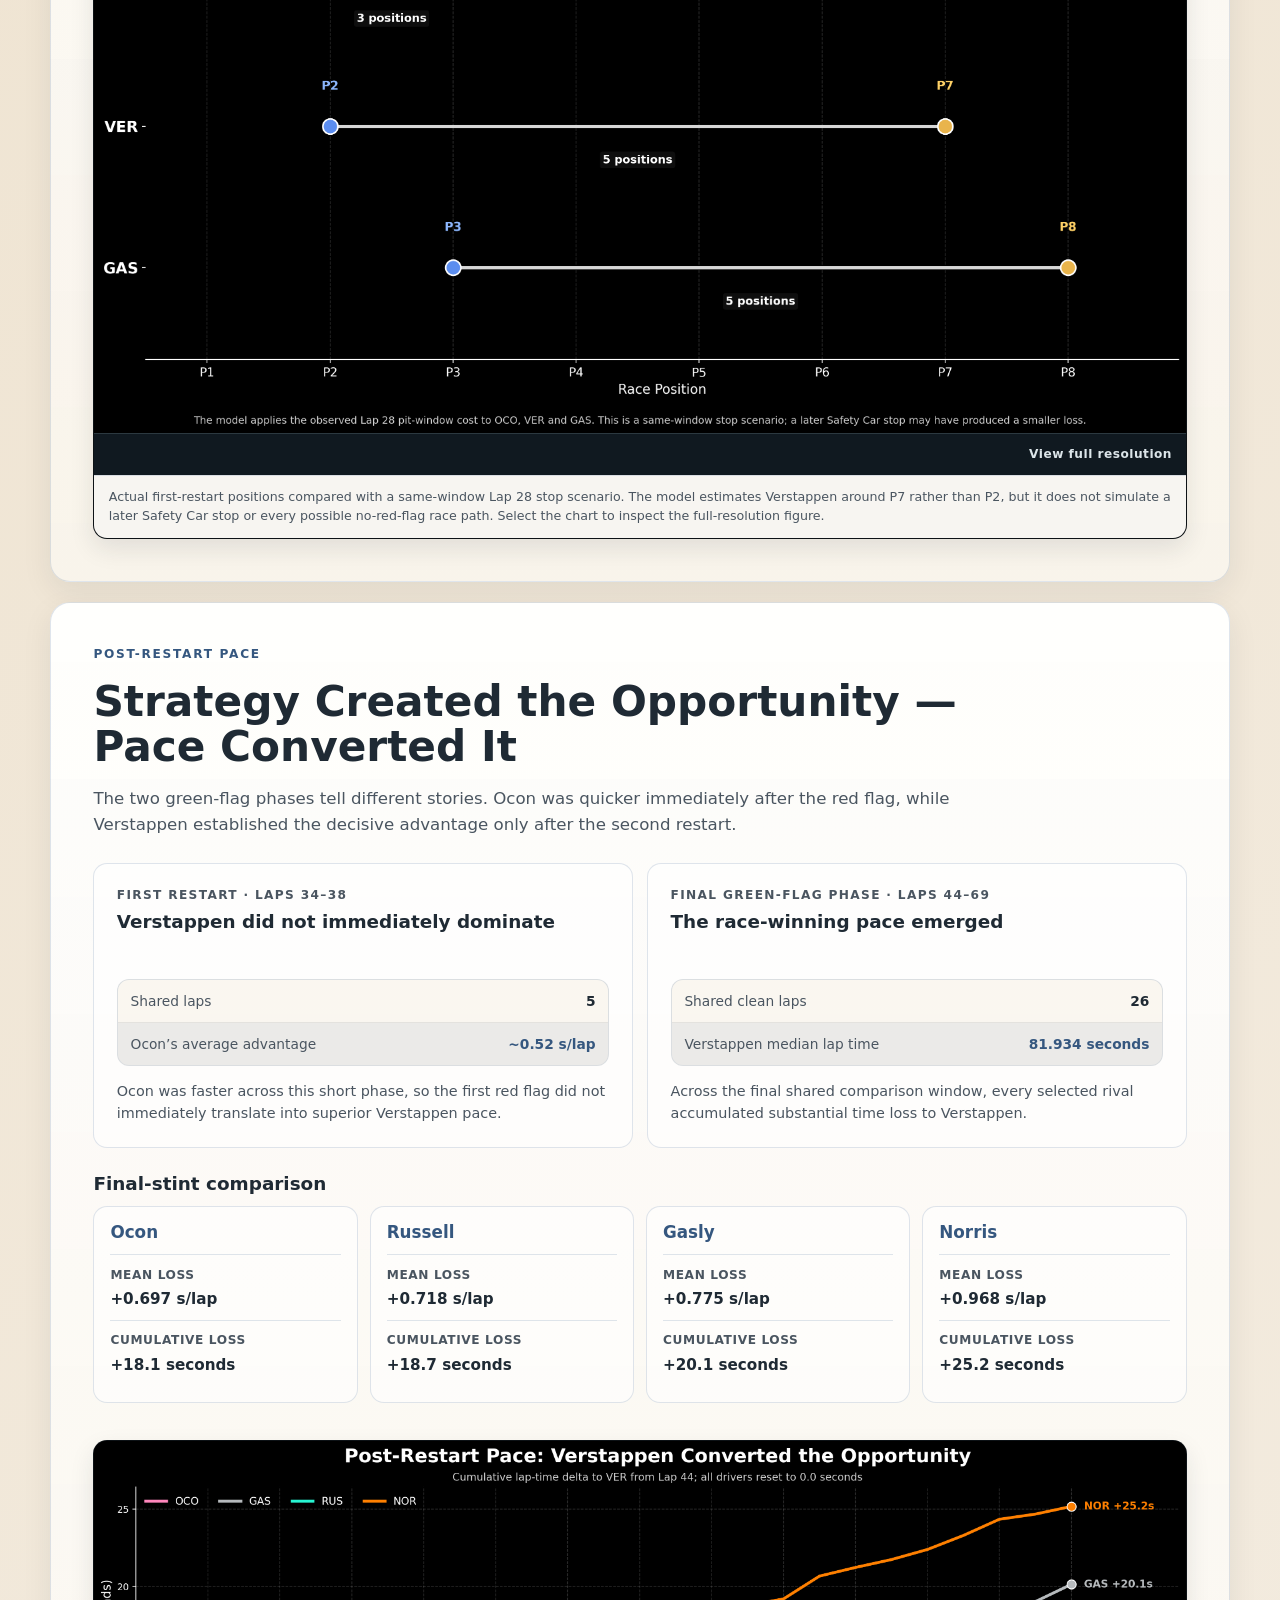
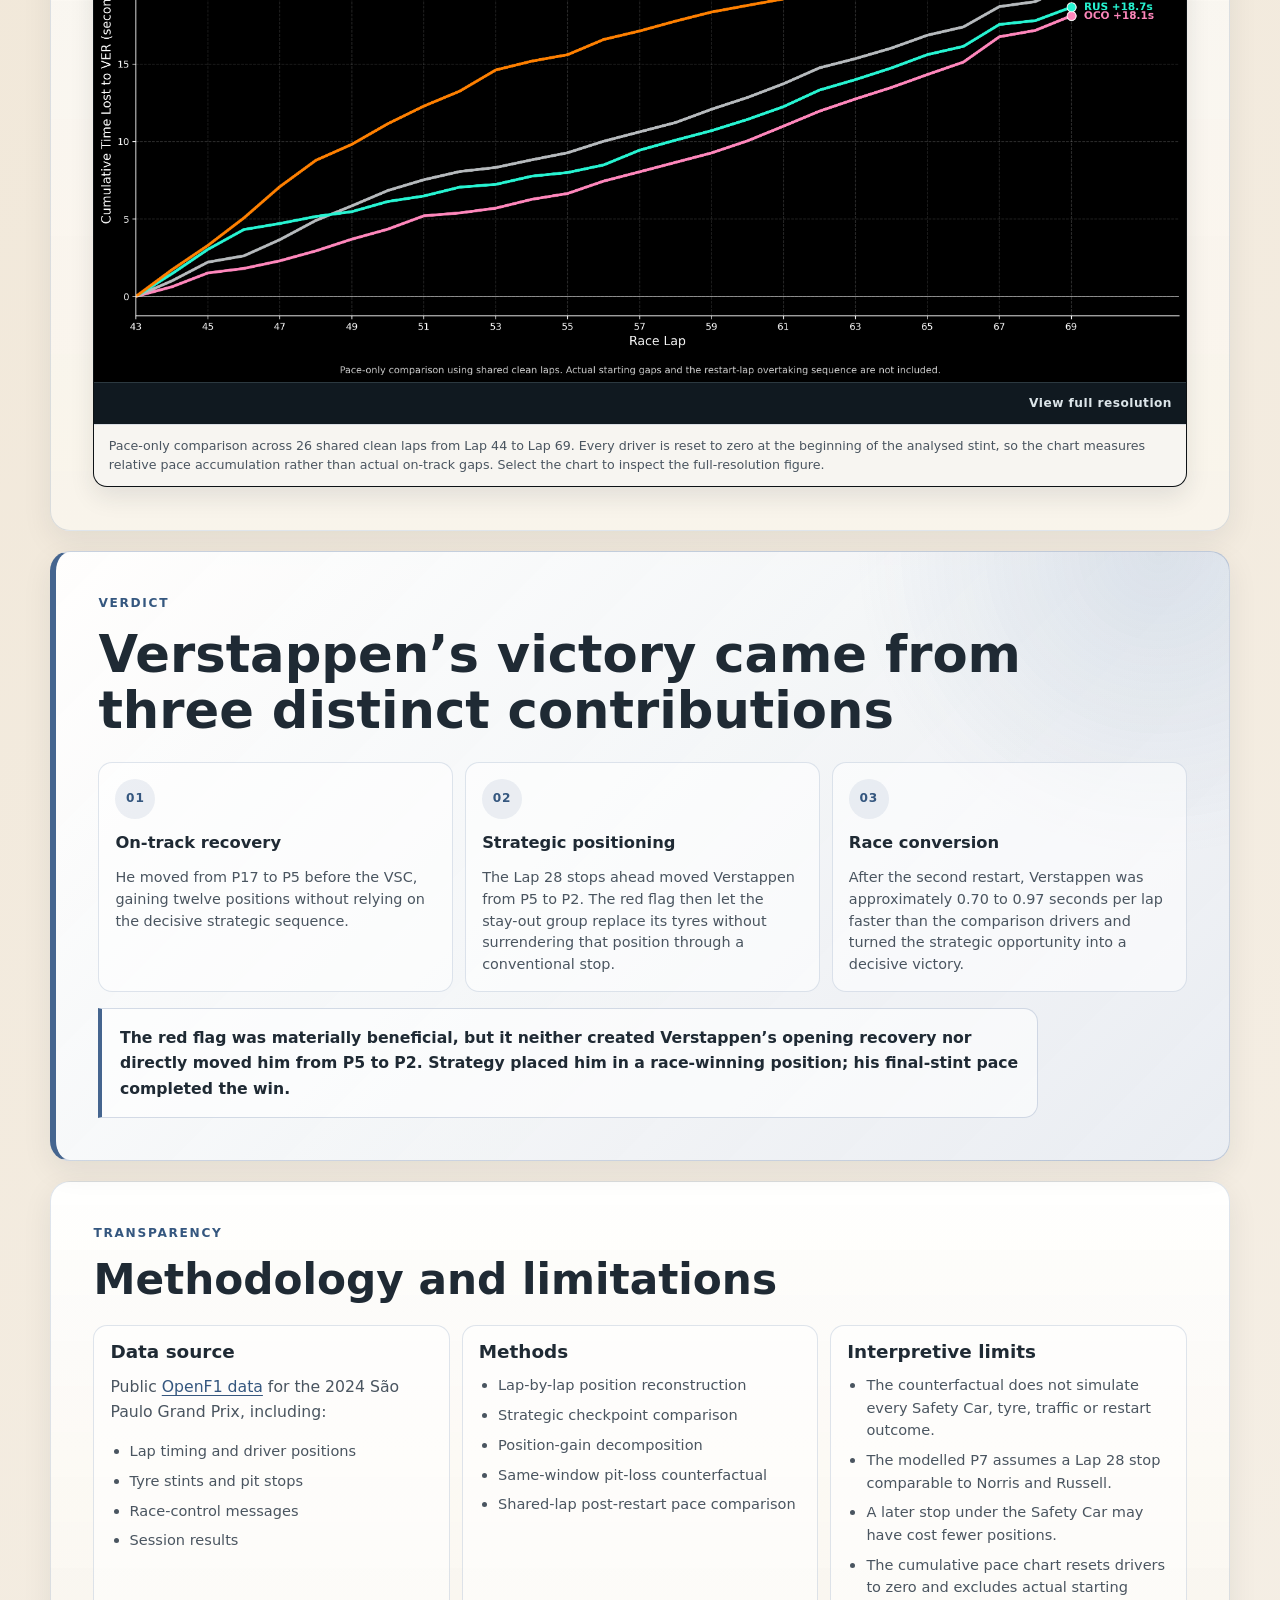
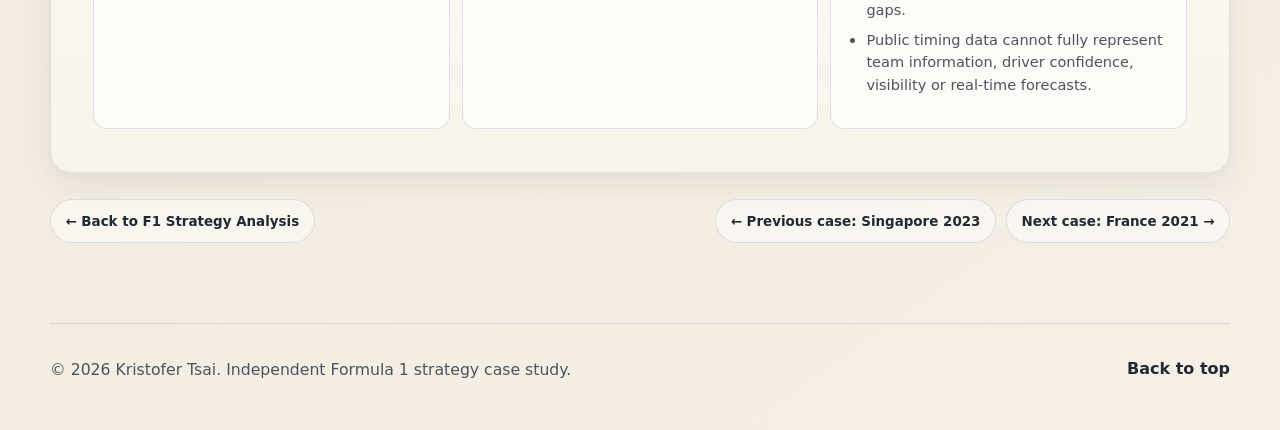
<file: reports/f1-brazil-2024-strategy.html>
<!DOCTYPE html>
<html lang="en-GB">
<head>
  <meta charset="UTF-8" />
  <meta name="viewport" content="width=device-width, initial-scale=1.0" />
  <link rel="icon" href="../images/favicon.svg" type="image/svg+xml" />
  <meta
    name="description"
    content="A data-led analysis of Max Verstappen’s P17-to-P1 victory in Brazil 2024, separating on-track recovery, pit strategy, red-flag benefit and post-restart race pace."
  />
  <title>Brazil 2024 F1 Strategy Analysis | Kristofer Tsai</title>
  <link rel="stylesheet" href="../style.css?v=20260722-france-case" />
</head>
<body class="report-page f1-case-page strategy-case-page brazil-case-page">
  <a class="skip-link" href="#strategy-content">Skip to case study</a>

  <header class="site-header" id="top">
    <nav class="nav" aria-label="Case study navigation">
      <a class="brand" href="../index.html#top" aria-label="Kristofer Tsai home">
        <span class="brand-mark">KT</span>
        <span class="brand-text">Kristofer Tsai</span>
      </a>
      <ul class="nav-links report-nav-links strategy-nav-links">
        <li><a href="../index.html#f1-strategy">F1 Strategy Analysis</a></li>
        <li><a href="f1-singapore-2023-strategy.html">Singapore 2023</a></li>
        <li><a href="../index.html#contact">Contact</a></li>
      </ul>
    </nav>
  </header>

  <main id="strategy-content">
    <section class="report-hero section strategy-hero" aria-labelledby="strategy-title">
      <a class="back-link strategy-back-link" href="../index.html#f1-strategy">← Back to F1 Strategy Analysis</a>
      <p class="eyebrow">F1 STRATEGY ANALYSIS · CASE 02 · BRAZIL 2024</p>
      <h1 id="strategy-title">Brazil 2024: Recovery, Strategy and Conversion</h1>
      <p class="hero-subtitle strategy-hero-subtitle">
        Max Verstappen won the 2024 São Paulo Grand Prix after starting P17 in difficult wet conditions. This study
        separates the contribution of his opening recovery, the Lap 28 pit decisions, the subsequent red flag and his
        pace after the final restart.
      </p>
      <aside class="strategy-research-question" aria-labelledby="strategy-question-label">
        <p class="eyebrow" id="strategy-question-label">Research question</p>
        <p>How much of Max Verstappen&rsquo;s P17-to-P1 victory came from on-track recovery, strategic positioning and the red flag?</p>
      </aside>
      <p class="strategy-disclaimer" role="note">
        Independent analysis using publicly available data. Not affiliated with Formula 1 or any Formula 1 team.
      </p>
      <ul class="strategy-topic-list" aria-label="Case study topics">
        <li>Wet-weather strategy</li>
        <li>Position reconstruction</li>
        <li>Red-flag scenario</li>
        <li>Post-restart pace</li>
      </ul>
    </section>

    <section class="section strategy-content" aria-label="Brazil 2024 strategy case study">
      <section class="strategy-panel strategy-summary" aria-labelledby="strategy-summary-title">
        <div class="strategy-section-heading">
          <p class="eyebrow">Executive summary</p>
          <h2 id="strategy-summary-title">The result in four measures</h2>
        </div>
        <p class="strategy-lead">
          Verstappen created most of the recovery on track, gained race-winning position during the Lap 28 pit split,
          then converted that opportunity with the strongest pace after the final restart.
        </p>
        <dl class="strategy-summary-grid">
          <div class="strategy-summary-card">
            <dt>On-track recovery before the VSC</dt>
            <dd>P17 → P5<span>Twelve positions gained before the central strategic sequence.</span></dd>
          </div>
          <div class="strategy-summary-card">
            <dt>Gain when leading rivals stopped</dt>
            <dd>+3 positions<span>The Lap 28 pit split moved Verstappen from P5 to P2.</span></dd>
          </div>
          <div class="strategy-summary-card strategy-summary-card--qualified">
            <dt>Observed same-window Lap 28 stop estimate</dt>
            <dd>~26 seconds<span>A scenario input, not a certain cost for every alternative strategy.</span></dd>
          </div>
          <div class="strategy-summary-card">
            <dt>Final-stint advantage over comparison drivers</dt>
            <dd>0.70–0.97 s/lap<span>Mean advantage across 26 shared clean laps.</span></dd>
          </div>
        </dl>
      </section>

      <section class="strategy-panel strategy-reconstruction" aria-labelledby="strategy-reconstruction-title">
        <div class="strategy-section-heading">
          <p class="eyebrow">Race reconstruction</p>
          <h2 id="strategy-reconstruction-title">The Recovery Was Already Underway</h2>
        </div>
        <p class="strategy-lead">
          Verstappen gained six positions on the opening lap, moving from P17 to P11. He then gained another six
          positions through the wet-weather opening phase, reaching P5 before the Virtual Safety Car on Lap 28.
          Twelve of his sixteen total positions had therefore been gained before the central strategic sequence.
        </p>

        <ul class="strategy-event-grid" aria-label="Key race events">
          <li><strong>Lap 1</strong><span>P17 to P11</span></li>
          <li><strong>Before Lap 28</strong><span>P11 to P5</span></li>
          <li><strong>Lap 28</strong><span>Virtual Safety Car</span></li>
          <li><strong>Lap 30</strong><span>Safety Car</span></li>
          <li><strong>Lap 32</strong><span>Red flag</span></li>
          <li><strong>Lap 39</strong><span>Second Safety Car</span></li>
        </ul>

        <figure class="strategy-figure">
          <a
            class="strategy-figure-link"
            href="../assets/reports/f1-brazil-2024-strategy/01_brazil_2024_position_timeline.png"
            target="_blank"
            rel="noopener"
            aria-label="Open the Brazil 2024 position-by-lap timeline at full resolution in a new tab"
          >
            <img
              class="strategy-figure-image"
              src="../assets/reports/f1-brazil-2024-strategy/01_brazil_2024_position_timeline.png"
              width="3935"
              height="2174"
              loading="lazy"
              decoding="async"
              alt="Position-by-lap chart for the 2024 São Paulo Grand Prix showing Verstappen’s recovery and the major neutralisation events."
            />
            <span class="strategy-figure-action" aria-hidden="true">View full resolution</span>
          </a>
          <figcaption class="strategy-figure-caption">
            Position-by-lap reconstruction for Verstappen, Norris, Russell, Ocon and Gasly. Verstappen had already
            reached P5 before the Lap 28 VSC and the subsequent pit sequence. Select the chart to inspect the
            full-resolution figure.
          </figcaption>
        </figure>
      </section>

      <section class="strategy-panel strategy-decomposition" aria-labelledby="strategy-decomposition-title">
        <div class="strategy-section-heading">
          <p class="eyebrow">Position-gain decomposition</p>
          <h2 id="strategy-decomposition-title">Where the Sixteen Positions Came From</h2>
        </div>
        <p class="strategy-lead">
          Breaking the recovery into strategic phases separates the positions Verstappen won on track from those
          created by the pit split and the position he gained after the final restart.
        </p>

        <ol class="strategy-decision-list strategy-phase-list">
          <li>
            <span class="strategy-step-number" aria-hidden="true">01</span>
            <div>
              <h3>+6 positions</h3>
              <p>Opening lap: P17 to P11.</p>
            </div>
          </li>
          <li>
            <span class="strategy-step-number" aria-hidden="true">02</span>
            <div>
              <h3>+6 positions</h3>
              <p>Pre-VSC progress: P11 to P5.</p>
            </div>
          </li>
          <li>
            <span class="strategy-step-number" aria-hidden="true">03</span>
            <div>
              <h3>+3 positions</h3>
              <p>Lap 28 pit decisions: P5 to P2.</p>
            </div>
          </li>
          <li>
            <span class="strategy-step-number" aria-hidden="true">04</span>
            <div>
              <h3>0 positions</h3>
              <p>Safety Car and red flag: P2 remained P2.</p>
            </div>
          </li>
          <li>
            <span class="strategy-step-number" aria-hidden="true">05</span>
            <div>
              <h3>+1 position</h3>
              <p>Post-restart phase: P2 to P1.</p>
            </div>
          </li>
        </ol>

        <figure class="strategy-figure">
          <a
            class="strategy-figure-link"
            href="../assets/reports/f1-brazil-2024-strategy/03_verstappen_position_progression.png"
            target="_blank"
            rel="noopener"
            aria-label="Open Verstappen’s Brazil 2024 position-progression chart at full resolution in a new tab"
          >
            <img
              class="strategy-figure-image"
              src="../assets/reports/f1-brazil-2024-strategy/03_verstappen_position_progression.png"
              width="3275"
              height="1735"
              loading="lazy"
              decoding="async"
              alt="Staircase chart showing Verstappen’s progression from P17 to P1 across five strategic phases."
            />
            <span class="strategy-figure-action" aria-hidden="true">View full resolution</span>
          </a>
          <figcaption class="strategy-figure-caption">
            Verstappen gained twelve positions before the VSC, three as rivals stopped, none directly through the
            red-flag sequence, and one after the final restart. Select the chart to inspect the full-resolution figure.
          </figcaption>
        </figure>

        <aside class="strategy-caveat strategy-caveat--key" aria-labelledby="strategy-position-distinction-title">
          <p class="eyebrow">Key distinction</p>
          <h3 id="strategy-position-distinction-title">The red flag protected track position; it did not create the three-place gain</h3>
          <p>
            The pit decisions moved Verstappen from P5 to P2. The red flag then preserved that track position by
            allowing the stay-out group to change tyres without a conventional pit-lane loss.
          </p>
        </aside>
      </section>

      <section class="strategy-panel strategy-counterfactual" aria-labelledby="strategy-counterfactual-title">
        <div class="strategy-section-heading">
          <p class="eyebrow">Red-flag counterfactual</p>
          <h2 id="strategy-counterfactual-title">What If the Stay-Out Drivers Had Pitted on Lap 28?</h2>
        </div>
        <p class="strategy-lead">
          The scenario uses the observed Norris and Russell pit window to estimate where Ocon, Verstappen and Gasly
          might have rejoined if they had also stopped at that moment.
        </p>

        <ol class="strategy-decision-list">
          <li>
            <span class="strategy-step-number" aria-hidden="true">01</span>
            <div>
              <h3>Observe the pit window</h3>
              <p>Norris and Russell stopped during the Lap 28 window.</p>
            </div>
          </li>
          <li>
            <span class="strategy-step-number" aria-hidden="true">02</span>
            <div>
              <h3>Estimate the loss</h3>
              <p>Their effective loss to non-stopping reference drivers was approximately 26 seconds.</p>
            </div>
          </li>
          <li>
            <span class="strategy-step-number" aria-hidden="true">03</span>
            <div>
              <h3>Apply the scenario</h3>
              <p>The observed loss was applied to Ocon, Verstappen and Gasly.</p>
            </div>
          </li>
          <li>
            <span class="strategy-step-number" aria-hidden="true">04</span>
            <div>
              <h3>Compare restart order</h3>
              <p>Projected positions were compared with the actual first-restart order.</p>
            </div>
          </li>
        </ol>

        <dl class="strategy-evidence-grid strategy-counterfactual-results">
          <div class="strategy-evidence-card">
            <dt>Esteban Ocon</dt>
            <dd>Actual P1 → modelled P4</dd>
          </div>
          <div class="strategy-evidence-card">
            <dt>Max Verstappen</dt>
            <dd>Actual P2 → modelled P7</dd>
          </div>
          <div class="strategy-evidence-card">
            <dt>Pierre Gasly</dt>
            <dd>Actual P3 → modelled P8</dd>
          </div>
        </dl>

        <aside class="strategy-caveat" aria-labelledby="strategy-counterfactual-caveat-title">
          <p class="eyebrow">Critical limitation</p>
          <h3 id="strategy-counterfactual-caveat-title">This is not a certain classification without the red flag</h3>
          <p>
            This is a same-window Lap 28 stop scenario. Without the red flag, the stay-out drivers may instead have
            stopped later under the Safety Car, which could have reduced their position loss. The model therefore
            shows the potential value of the free tyre change, not a definitive alternate race result.
          </p>
        </aside>

        <figure class="strategy-figure">
          <a
            class="strategy-figure-link"
            href="../assets/reports/f1-brazil-2024-strategy/04_red_flag_position_protection_refined.png"
            target="_blank"
            rel="noopener"
            aria-label="Open the Brazil 2024 modelled Lap 28 pit-stop comparison at full resolution in a new tab"
          >
            <img
              class="strategy-figure-image"
              src="../assets/reports/f1-brazil-2024-strategy/04_red_flag_position_protection_refined.png"
              width="3278"
              height="1733"
              loading="lazy"
              decoding="async"
              alt="Comparison of actual restart positions and modelled Lap 28 pit-stop positions for Ocon, Verstappen and Gasly."
            />
            <span class="strategy-figure-action" aria-hidden="true">View full resolution</span>
          </a>
          <figcaption class="strategy-figure-caption">
            Actual first-restart positions compared with a same-window Lap 28 stop scenario. The model estimates
            Verstappen around P7 rather than P2, but it does not simulate a later Safety Car stop or every possible
            no-red-flag race path. Select the chart to inspect the full-resolution figure.
          </figcaption>
        </figure>
      </section>

      <section class="strategy-panel strategy-pace" aria-labelledby="strategy-pace-title">
        <div class="strategy-section-heading">
          <p class="eyebrow">Post-restart pace</p>
          <h2 id="strategy-pace-title">Strategy Created the Opportunity — Pace Converted It</h2>
        </div>
        <p class="strategy-lead">
          The two green-flag phases tell different stories. Ocon was quicker immediately after the red flag, while
          Verstappen established the decisive advantage only after the second restart.
        </p>

        <div class="strategy-driver-grid strategy-restart-grid">
          <article class="strategy-driver-card" aria-labelledby="strategy-first-restart-title">
            <p class="strategy-driver-label">First restart · Laps 34–38</p>
            <h3 id="strategy-first-restart-title">Verstappen did not immediately dominate</h3>
            <dl class="strategy-metric-list">
              <div class="strategy-metric-row">
                <dt>Shared laps</dt>
                <dd>5</dd>
              </div>
              <div class="strategy-metric-row strategy-metric-row--priority">
                <dt>Ocon&rsquo;s average advantage</dt>
                <dd>~0.52 s/lap</dd>
              </div>
            </dl>
            <p class="strategy-driver-note">
              Ocon was faster across this short phase, so the first red flag did not immediately translate into
              superior Verstappen pace.
            </p>
          </article>

          <article class="strategy-driver-card" aria-labelledby="strategy-final-restart-title">
            <p class="strategy-driver-label">Final green-flag phase · Laps 44–69</p>
            <h3 id="strategy-final-restart-title">The race-winning pace emerged</h3>
            <dl class="strategy-metric-list">
              <div class="strategy-metric-row">
                <dt>Shared clean laps</dt>
                <dd>26</dd>
              </div>
              <div class="strategy-metric-row strategy-metric-row--priority">
                <dt>Verstappen median lap time</dt>
                <dd>81.934 seconds</dd>
              </div>
            </dl>
            <p class="strategy-driver-note">
              Across the final shared comparison window, every selected rival accumulated substantial time loss to
              Verstappen.
            </p>
          </article>
        </div>

        <h3 class="strategy-subheading" id="strategy-pace-comparison-title">Final-stint comparison</h3>
        <div class="strategy-pace-grid" aria-labelledby="strategy-pace-comparison-title">
          <article class="strategy-pace-card">
            <h4>Ocon</h4>
            <dl>
              <div><dt>Mean loss</dt><dd>+0.697 s/lap</dd></div>
              <div><dt>Cumulative loss</dt><dd>+18.1 seconds</dd></div>
            </dl>
          </article>
          <article class="strategy-pace-card">
            <h4>Russell</h4>
            <dl>
              <div><dt>Mean loss</dt><dd>+0.718 s/lap</dd></div>
              <div><dt>Cumulative loss</dt><dd>+18.7 seconds</dd></div>
            </dl>
          </article>
          <article class="strategy-pace-card">
            <h4>Gasly</h4>
            <dl>
              <div><dt>Mean loss</dt><dd>+0.775 s/lap</dd></div>
              <div><dt>Cumulative loss</dt><dd>+20.1 seconds</dd></div>
            </dl>
          </article>
          <article class="strategy-pace-card">
            <h4>Norris</h4>
            <dl>
              <div><dt>Mean loss</dt><dd>+0.968 s/lap</dd></div>
              <div><dt>Cumulative loss</dt><dd>+25.2 seconds</dd></div>
            </dl>
          </article>
        </div>

        <figure class="strategy-figure">
          <a
            class="strategy-figure-link"
            href="../assets/reports/f1-brazil-2024-strategy/05_post_restart_cumulative_pace.png"
            target="_blank"
            rel="noopener"
            aria-label="Open the Brazil 2024 post-restart cumulative-pace chart at full resolution in a new tab"
          >
            <img
              class="strategy-figure-image"
              src="../assets/reports/f1-brazil-2024-strategy/05_post_restart_cumulative_pace.png"
              width="3498"
              height="1733"
              loading="lazy"
              decoding="async"
              alt="Cumulative lap-time loss to Verstappen for Ocon, Gasly, Russell and Norris from Lap 44 to Lap 69."
            />
            <span class="strategy-figure-action" aria-hidden="true">View full resolution</span>
          </a>
          <figcaption class="strategy-figure-caption">
            Pace-only comparison across 26 shared clean laps from Lap 44 to Lap 69. Every driver is reset to zero at
            the beginning of the analysed stint, so the chart measures relative pace accumulation rather than actual
            on-track gaps. Select the chart to inspect the full-resolution figure.
          </figcaption>
        </figure>
      </section>

      <section class="strategy-panel strategy-verdict" aria-labelledby="strategy-verdict-title">
        <p class="eyebrow">Verdict</p>
        <h2 id="strategy-verdict-title">Verstappen&rsquo;s victory came from three distinct contributions</h2>
        <ol class="strategy-decision-list strategy-verdict-list">
          <li>
            <span class="strategy-step-number" aria-hidden="true">01</span>
            <div>
              <h3>On-track recovery</h3>
              <p>
                He moved from P17 to P5 before the VSC, gaining twelve positions without relying on the decisive
                strategic sequence.
              </p>
            </div>
          </li>
          <li>
            <span class="strategy-step-number" aria-hidden="true">02</span>
            <div>
              <h3>Strategic positioning</h3>
              <p>
                The Lap 28 stops ahead moved Verstappen from P5 to P2. The red flag then let the stay-out group
                replace its tyres without surrendering that position through a conventional stop.
              </p>
            </div>
          </li>
          <li>
            <span class="strategy-step-number" aria-hidden="true">03</span>
            <div>
              <h3>Race conversion</h3>
              <p>
                After the second restart, Verstappen was approximately 0.70 to 0.97 seconds per lap faster than the
                comparison drivers and turned the strategic opportunity into a decisive victory.
              </p>
            </div>
          </li>
        </ol>
        <p class="strategy-verdict-takeaway">
          The red flag was materially beneficial, but it neither created Verstappen&rsquo;s opening recovery nor
          directly moved him from P5 to P2. Strategy placed him in a race-winning position; his final-stint pace
          completed the win.
        </p>
      </section>

      <section class="strategy-panel strategy-methodology" aria-labelledby="strategy-methodology-title">
        <div class="strategy-section-heading">
          <p class="eyebrow">Transparency</p>
          <h2 id="strategy-methodology-title">Methodology and limitations</h2>
        </div>
        <div class="strategy-method-grid">
          <article class="strategy-method-card">
            <h3>Data source</h3>
            <p>
              Public <a href="https://openf1.org/docs/" target="_blank" rel="noopener">OpenF1 data</a> for the 2024
              São Paulo Grand Prix, including:
            </p>
            <ul>
              <li>Lap timing and driver positions</li>
              <li>Tyre stints and pit stops</li>
              <li>Race-control messages</li>
              <li>Session results</li>
            </ul>
          </article>

          <article class="strategy-method-card">
            <h3>Methods</h3>
            <ul>
              <li>Lap-by-lap position reconstruction</li>
              <li>Strategic checkpoint comparison</li>
              <li>Position-gain decomposition</li>
              <li>Same-window pit-loss counterfactual</li>
              <li>Shared-lap post-restart pace comparison</li>
            </ul>
          </article>

          <article class="strategy-method-card">
            <h3>Interpretive limits</h3>
            <ul>
              <li>The counterfactual does not simulate every Safety Car, tyre, traffic or restart outcome.</li>
              <li>The modelled P7 assumes a Lap 28 stop comparable to Norris and Russell.</li>
              <li>A later stop under the Safety Car may have cost fewer positions.</li>
              <li>The cumulative pace chart resets drivers to zero and excludes actual starting gaps.</li>
              <li>
                Public timing data cannot fully represent team information, driver confidence, visibility or
                real-time forecasts.
              </li>
            </ul>
          </article>
        </div>
      </section>

      <nav class="strategy-footer-nav" aria-label="Case study footer navigation">
        <a class="back-link strategy-back-link" href="../index.html#f1-strategy">← Back to F1 Strategy Analysis</a>
        <div class="strategy-footer-case-links">
          <a class="back-link strategy-back-link strategy-footer-case-link" href="f1-singapore-2023-strategy.html">
            ← Previous case: Singapore 2023
          </a>
          <a class="back-link strategy-back-link strategy-footer-case-link" href="f1-france-2021-strategy.html">
            Next case: France 2021 →
          </a>
        </div>
      </nav>
    </section>
  </main>

  <footer class="site-footer">
    <p>© <span id="year"></span> Kristofer Tsai. Independent Formula 1 strategy case study.</p>
    <a href="#top">Back to top</a>
  </footer>

  <script src="../script.js?v=20260718-site-cleanup"></script>
</body>
</html>
</file>
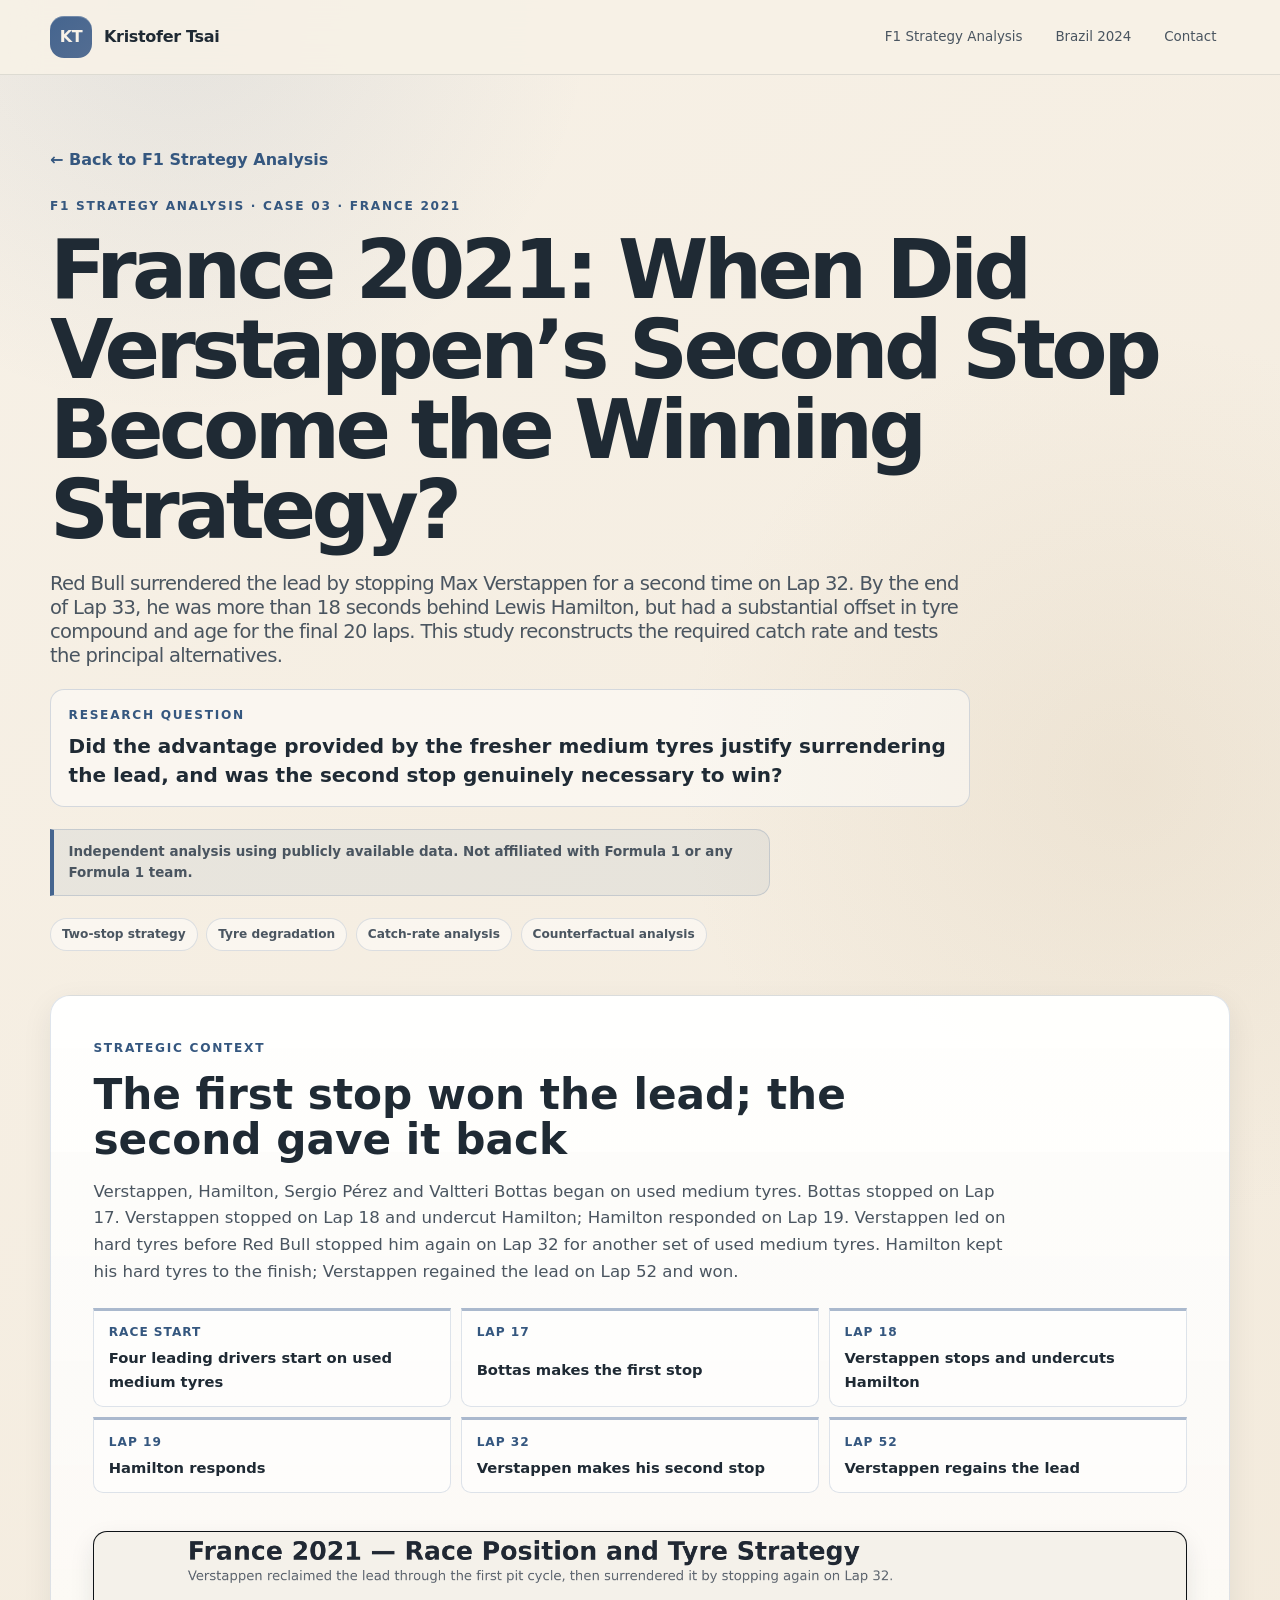
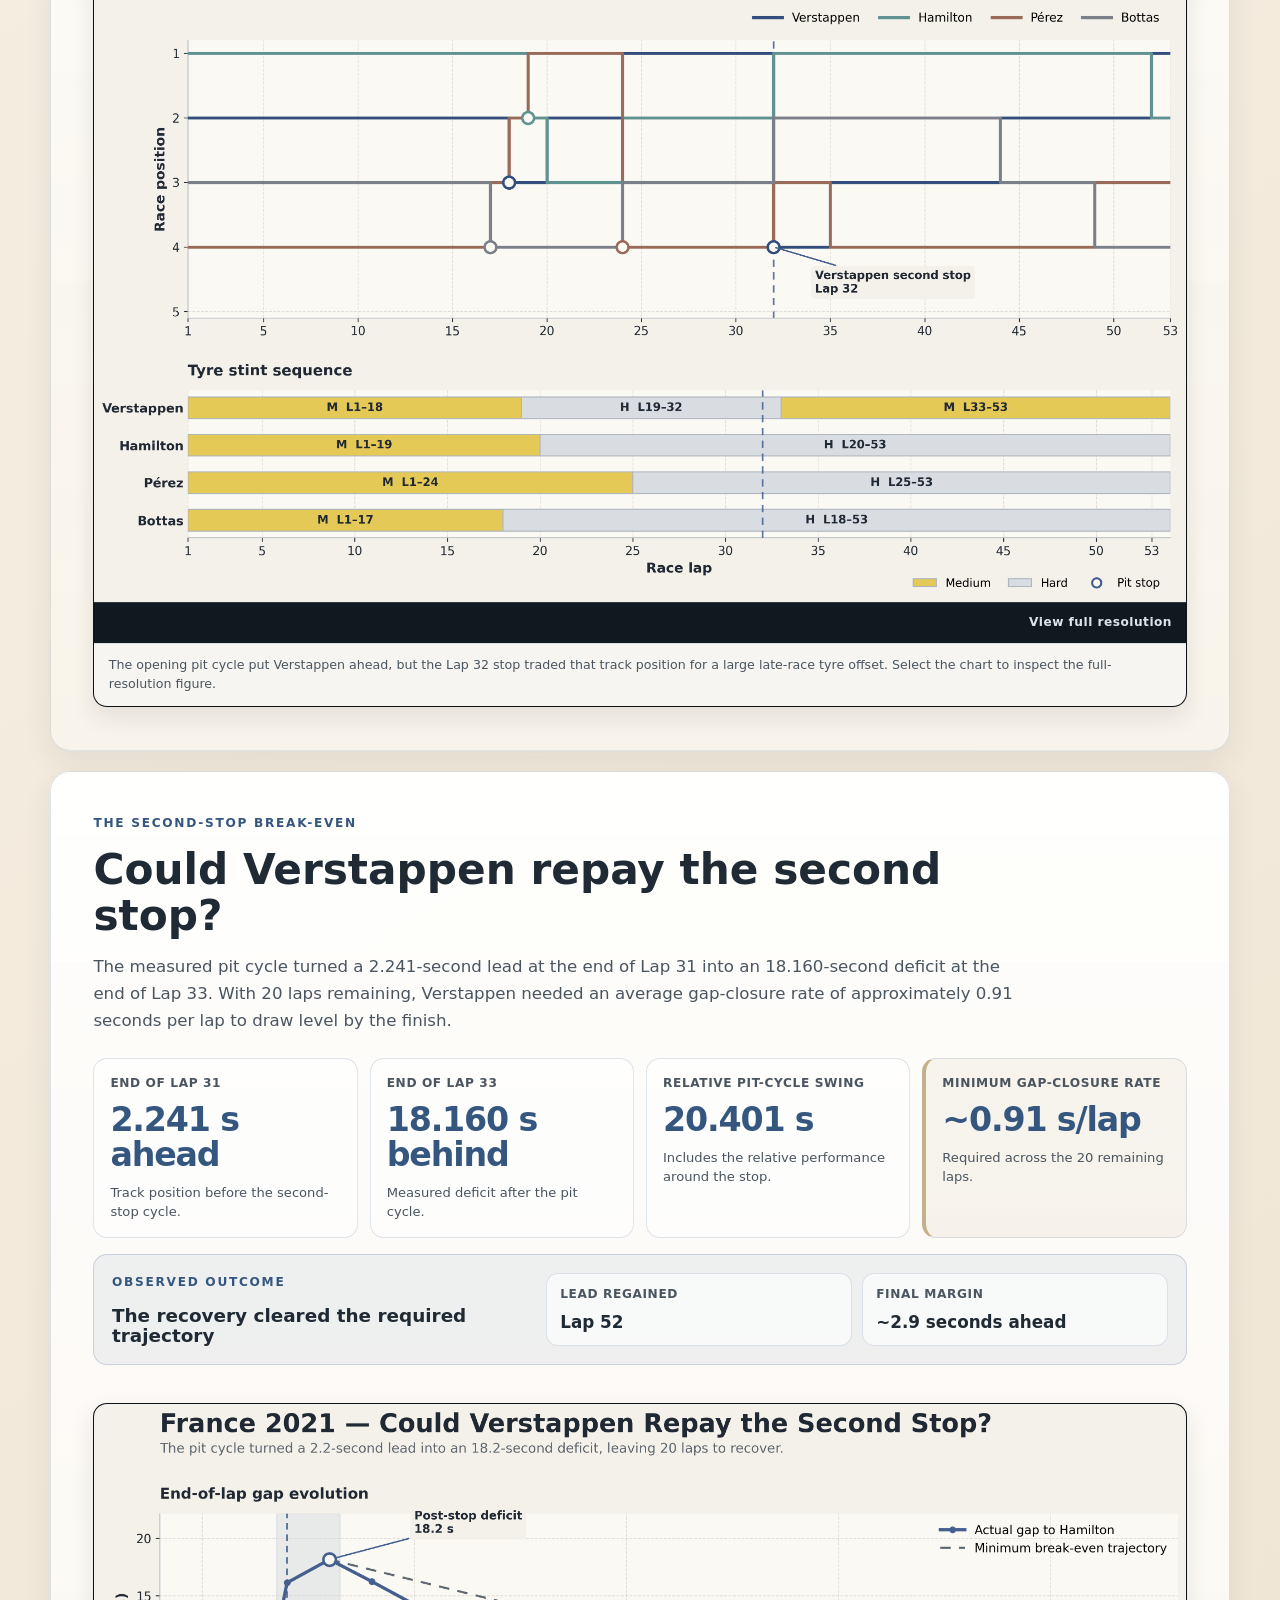
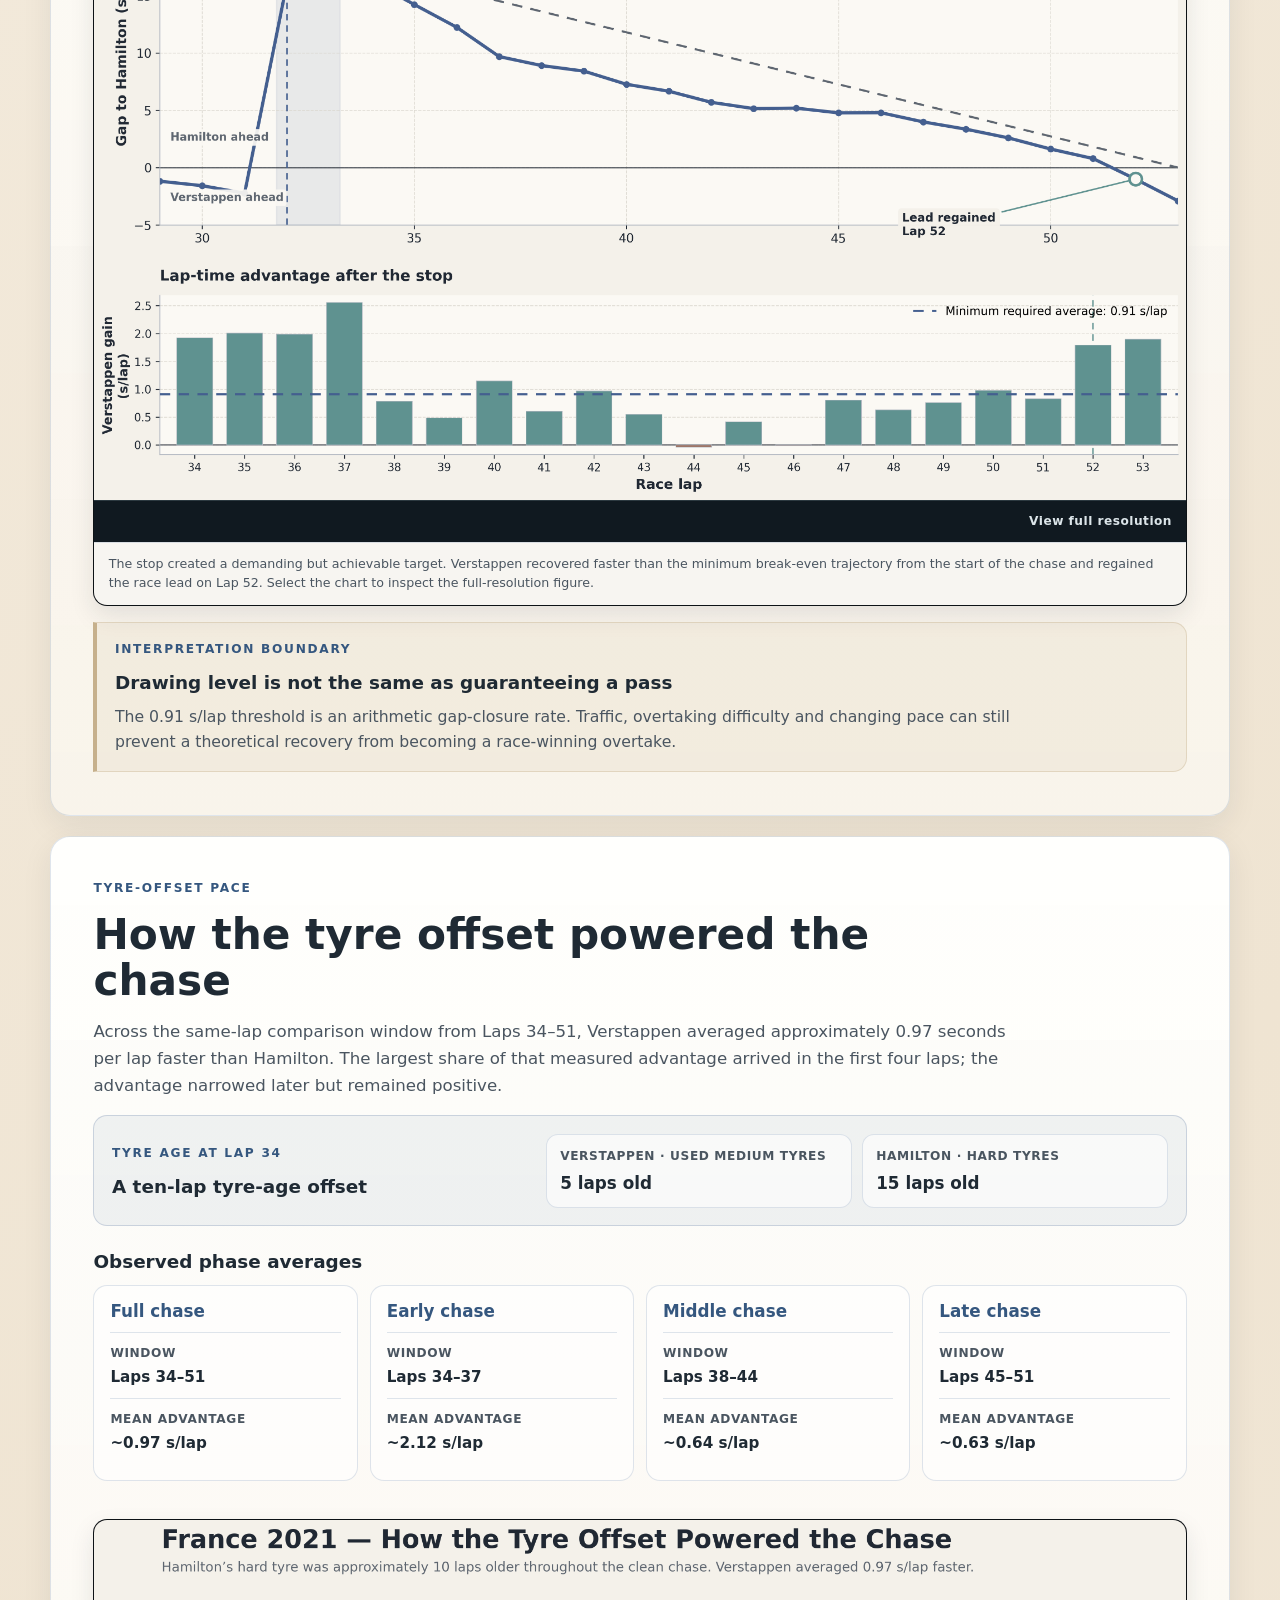
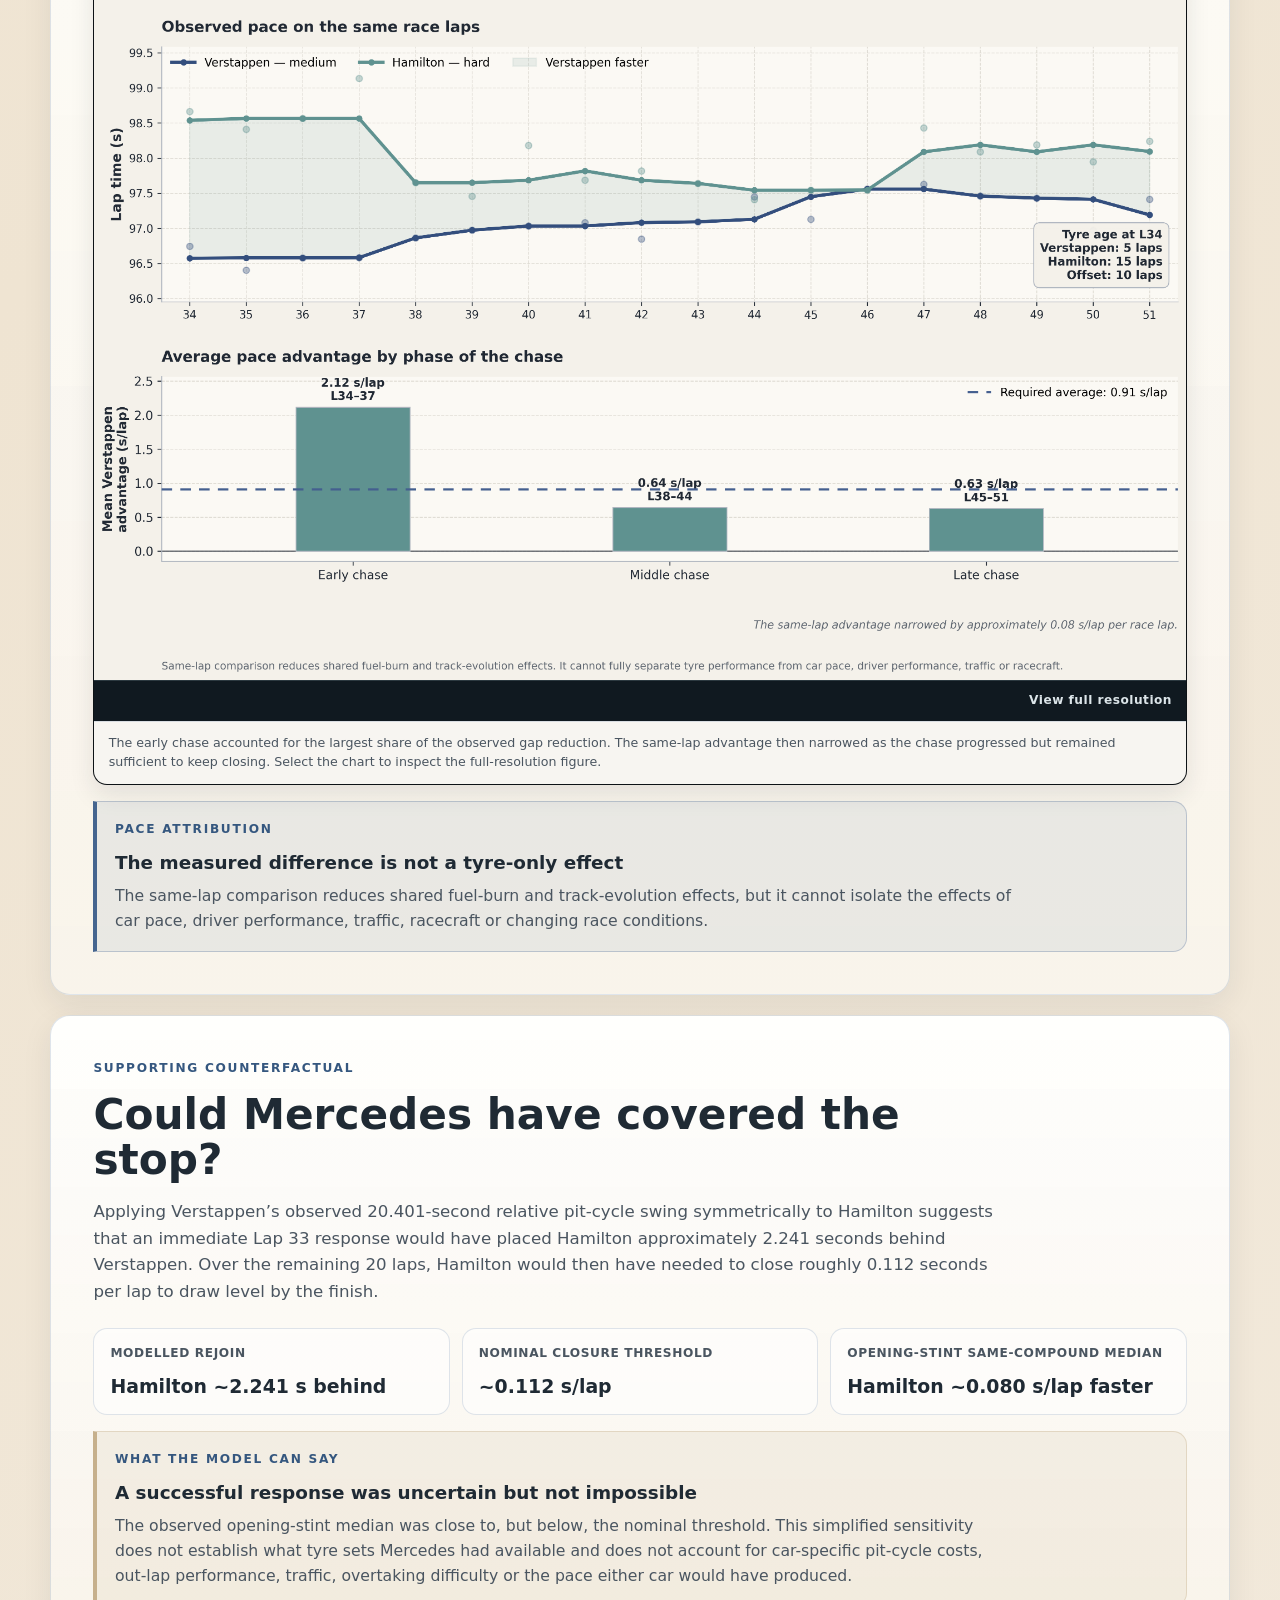
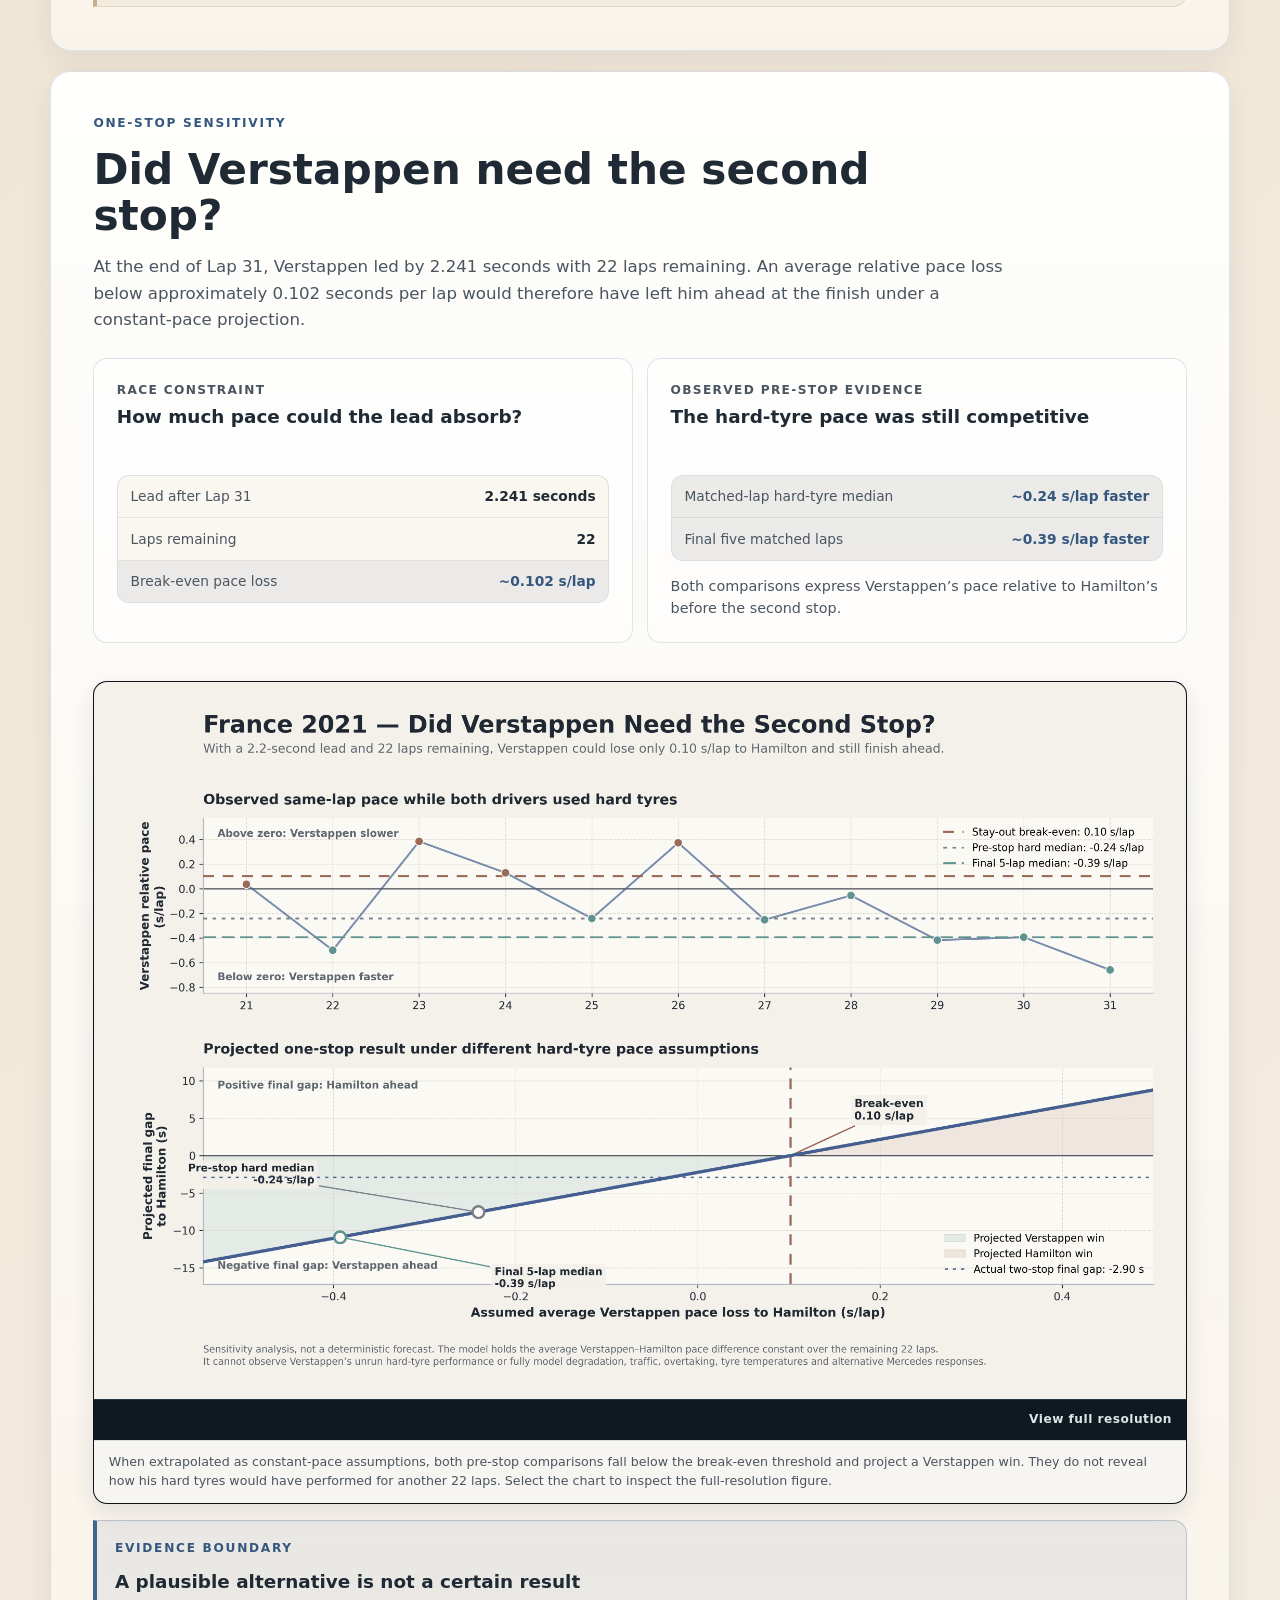
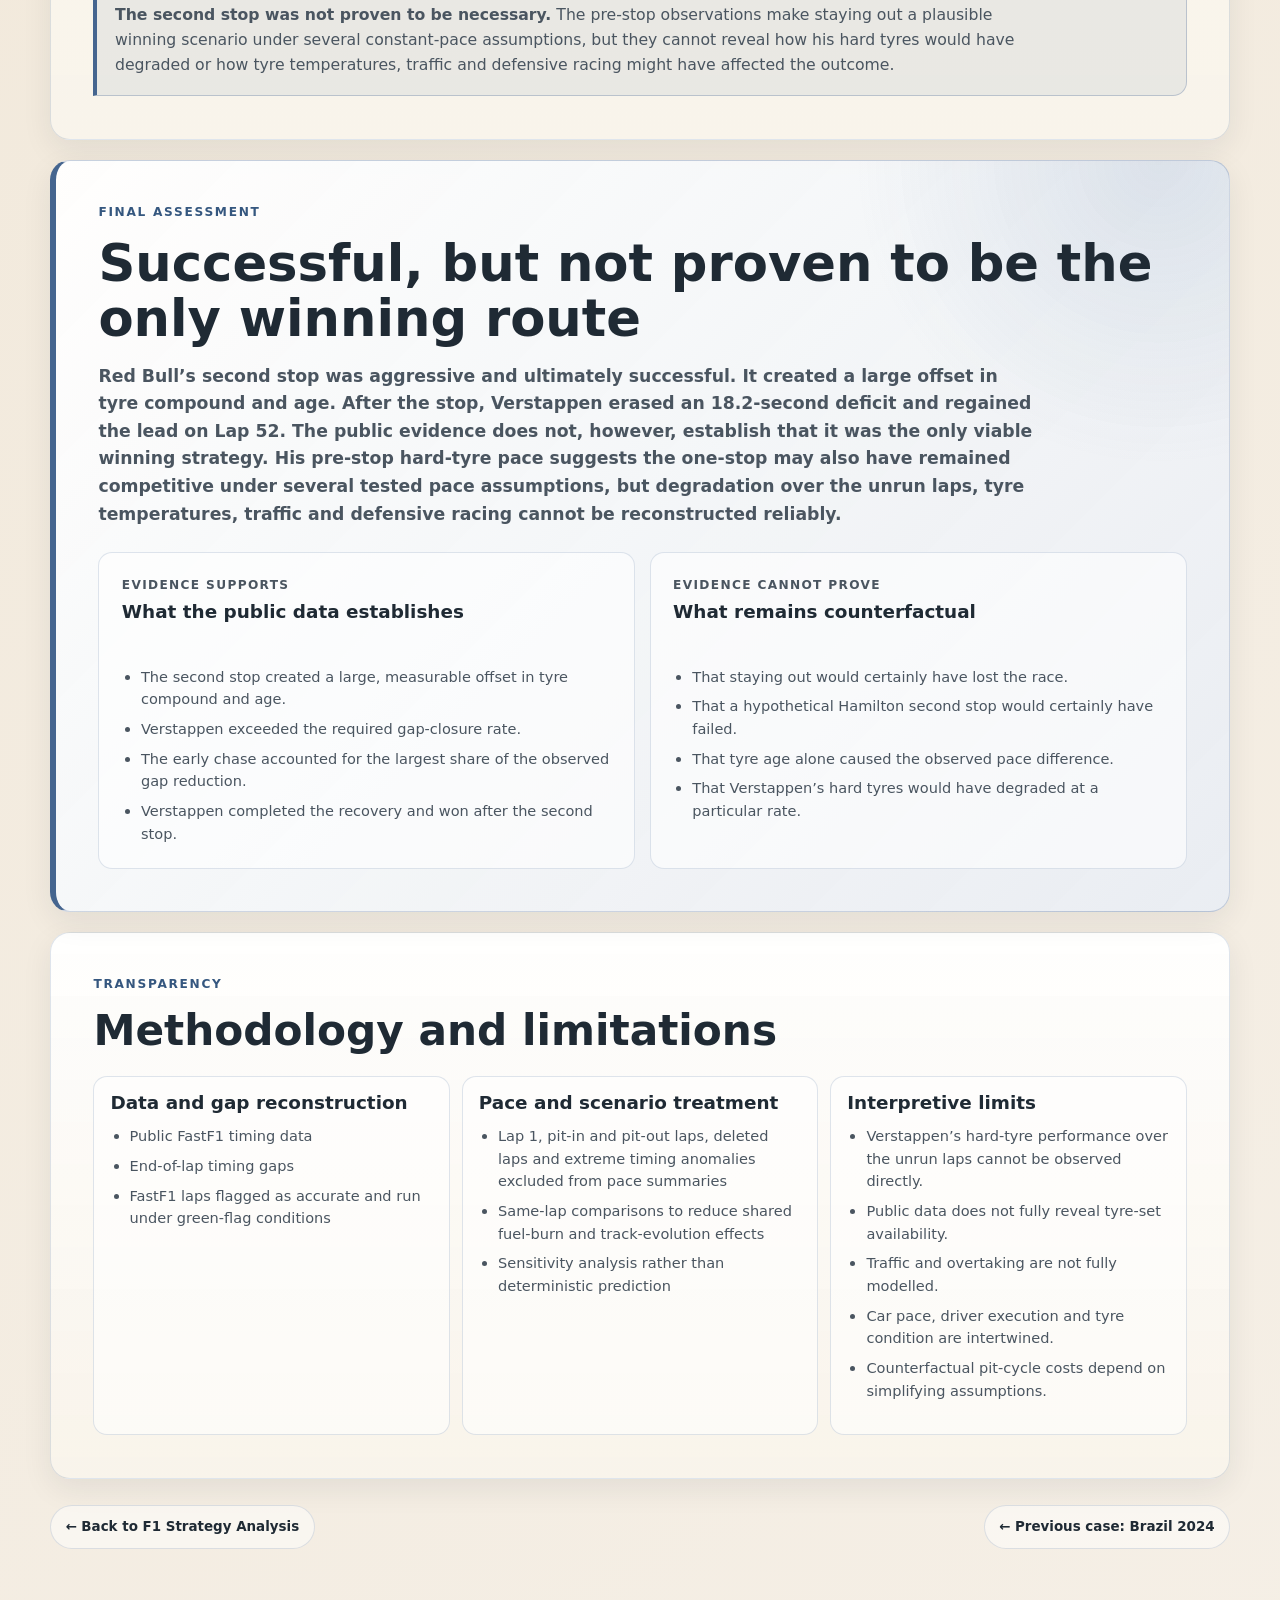
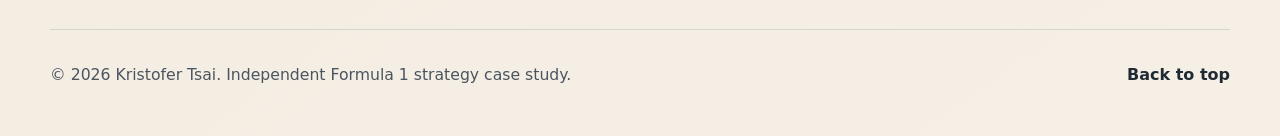
<file: reports/f1-france-2021-strategy.html>
<!DOCTYPE html>
<html lang="en-GB">
<head>
  <meta charset="UTF-8" />
  <meta name="viewport" content="width=device-width, initial-scale=1.0" />
  <link rel="icon" href="../images/favicon.svg" type="image/svg+xml" />
  <meta
    name="description"
    content="A data-led analysis of Red Bull’s second-stop strategy at the 2021 French Grand Prix, measuring Verstappen’s catch rate, tyre offset and one-stop alternatives."
  />
  <title>France 2021: When Did Verstappen’s Second Stop Become the Winning Strategy? | Kristofer Tsai</title>
  <link rel="stylesheet" href="../style.css?v=20260722-france-case" />
</head>
<body class="report-page f1-case-page strategy-case-page france-case-page">
  <a class="skip-link" href="#strategy-content">Skip to case study</a>

  <header class="site-header" id="top">
    <nav class="nav" aria-label="Case study navigation">
      <a class="brand" href="../index.html#top" aria-label="Kristofer Tsai home">
        <span class="brand-mark">KT</span>
        <span class="brand-text">Kristofer Tsai</span>
      </a>
      <ul class="nav-links report-nav-links strategy-nav-links">
        <li><a href="../index.html#f1-strategy">F1 Strategy Analysis</a></li>
        <li><a href="f1-brazil-2024-strategy.html">Brazil 2024</a></li>
        <li><a href="../index.html#contact">Contact</a></li>
      </ul>
    </nav>
  </header>

  <main id="strategy-content">
    <section class="report-hero section strategy-hero" aria-labelledby="strategy-title">
      <a class="back-link strategy-back-link" href="../index.html#f1-strategy">← Back to F1 Strategy Analysis</a>
      <p class="eyebrow">F1 STRATEGY ANALYSIS · CASE 03 · FRANCE 2021</p>
      <h1 id="strategy-title">France 2021: When Did Verstappen&rsquo;s Second Stop Become the Winning Strategy?</h1>
      <p class="hero-subtitle strategy-hero-subtitle">
        Red Bull surrendered the lead by stopping Max Verstappen for a second time on Lap 32. By the end of Lap 33,
        he was more than 18 seconds behind Lewis Hamilton, but had a substantial offset in tyre compound and age for
        the final 20 laps. This study reconstructs the required catch rate and tests the principal alternatives.
      </p>
      <aside class="strategy-research-question" aria-labelledby="strategy-question-label">
        <p class="eyebrow" id="strategy-question-label">Research question</p>
        <p>
          Did the advantage provided by the fresher medium tyres justify surrendering the lead, and was the second stop
          genuinely necessary to win?
        </p>
      </aside>
      <p class="strategy-disclaimer" role="note">
        Independent analysis using publicly available data. Not affiliated with Formula 1 or any Formula 1 team.
      </p>
      <ul class="strategy-topic-list" aria-label="Case study topics">
        <li>Two-stop strategy</li>
        <li>Tyre degradation</li>
        <li>Catch-rate analysis</li>
        <li>Counterfactual analysis</li>
      </ul>
    </section>

    <section class="section strategy-content" aria-label="France 2021 strategy case study">
      <section class="strategy-panel strategy-context" aria-labelledby="strategy-context-title">
        <div class="strategy-section-heading">
          <p class="eyebrow">Strategic context</p>
          <h2 id="strategy-context-title">The first stop won the lead; the second gave it back</h2>
        </div>
        <p class="strategy-lead">
          Verstappen, Hamilton, Sergio Pérez and Valtteri Bottas began on used medium tyres. Bottas stopped on Lap 17.
          Verstappen stopped on Lap 18 and undercut Hamilton; Hamilton responded on Lap 19. Verstappen led on hard tyres
          before Red Bull stopped him again on Lap 32 for another set of used medium tyres. Hamilton kept his hard tyres
          to the finish; Verstappen regained the lead on Lap 52 and won.
        </p>

        <ul class="strategy-event-grid" aria-label="Key strategy events">
          <li><strong>Race start</strong><span>Four leading drivers start on used medium tyres</span></li>
          <li><strong>Lap 17</strong><span>Bottas makes the first stop</span></li>
          <li><strong>Lap 18</strong><span>Verstappen stops and undercuts Hamilton</span></li>
          <li><strong>Lap 19</strong><span>Hamilton responds</span></li>
          <li><strong>Lap 32</strong><span>Verstappen makes his second stop</span></li>
          <li><strong>Lap 52</strong><span>Verstappen regains the lead</span></li>
        </ul>

        <figure class="strategy-figure">
          <a
            class="strategy-figure-link"
            href="../assets/reports/f1-france-2021-strategy/01_france_2021_strategy_overview.png"
            target="_blank"
            rel="noopener"
            aria-label="Race-position and tyre-stint chart for Verstappen, Hamilton, Pérez and Bottas at the 2021 French Grand Prix, highlighting Verstappen’s Lap 32 second stop. Open the full-resolution figure in a new tab."
          >
            <img
              class="strategy-figure-image"
              src="../assets/reports/f1-france-2021-strategy/01_france_2021_strategy_overview.png"
              width="3968"
              height="2437"
              loading="lazy"
              decoding="async"
              alt="Race-position and tyre-stint chart for Verstappen, Hamilton, Pérez and Bottas at the 2021 French Grand Prix, highlighting Verstappen’s Lap 32 second stop."
            />
            <span class="strategy-figure-action" aria-hidden="true">View full resolution</span>
          </a>
          <figcaption class="strategy-figure-caption">
            The opening pit cycle put Verstappen ahead, but the Lap 32 stop traded that track position for a large
            late-race tyre offset. Select the chart to inspect the full-resolution figure.
          </figcaption>
        </figure>
      </section>

      <section class="strategy-panel strategy-break-even" aria-labelledby="strategy-break-even-title">
        <div class="strategy-section-heading">
          <p class="eyebrow">The second-stop break-even</p>
          <h2 id="strategy-break-even-title">Could Verstappen repay the second stop?</h2>
        </div>
        <p class="strategy-lead">
          The measured pit cycle turned a 2.241-second lead at the end of Lap 31 into an 18.160-second deficit at the
          end of Lap 33. With 20 laps remaining, Verstappen needed an average gap-closure rate of approximately
          0.91 seconds per lap to draw level by the finish.
        </p>

        <dl class="strategy-summary-grid">
          <div class="strategy-summary-card">
            <dt>End of Lap 31</dt>
            <dd>2.241 s ahead<span>Track position before the second-stop cycle.</span></dd>
          </div>
          <div class="strategy-summary-card">
            <dt>End of Lap 33</dt>
            <dd>18.160 s behind<span>Measured deficit after the pit cycle.</span></dd>
          </div>
          <div class="strategy-summary-card">
            <dt>Relative pit-cycle swing</dt>
            <dd>20.401 s<span>Includes the relative performance around the stop.</span></dd>
          </div>
          <div class="strategy-summary-card strategy-summary-card--qualified">
            <dt>Minimum gap-closure rate</dt>
            <dd>~0.91 s/lap<span>Required across the 20 remaining laps.</span></dd>
          </div>
        </dl>

        <aside class="strategy-pair-summary" aria-labelledby="strategy-break-even-outcome-title">
          <div>
            <p class="eyebrow">Observed outcome</p>
            <h3 id="strategy-break-even-outcome-title">The recovery cleared the required trajectory</h3>
          </div>
          <dl class="strategy-pair-metrics">
            <div>
              <dt>Lead regained</dt>
              <dd>Lap 52</dd>
            </div>
            <div>
              <dt>Final margin</dt>
              <dd>~2.9 seconds ahead</dd>
            </div>
          </dl>
        </aside>

        <figure class="strategy-figure">
          <a
            class="strategy-figure-link"
            href="../assets/reports/f1-france-2021-strategy/02_france_2021_second_stop_break_even.png"
            target="_blank"
            rel="noopener"
            aria-label="Two-panel chart showing Verstappen’s 18.2-second post-stop deficit, minimum recovery trajectory and lap-by-lap pace gain over Hamilton. Open the full-resolution figure in a new tab."
          >
            <img
              class="strategy-figure-image"
              src="../assets/reports/f1-france-2021-strategy/02_france_2021_second_stop_break_even.png"
              width="3919"
              height="2502"
              loading="lazy"
              decoding="async"
              alt="Two-panel chart showing Verstappen’s 18.2-second post-stop deficit, minimum recovery trajectory and lap-by-lap pace gain over Hamilton."
            />
            <span class="strategy-figure-action" aria-hidden="true">View full resolution</span>
          </a>
          <figcaption class="strategy-figure-caption">
            The stop created a demanding but achievable target. Verstappen recovered faster than the minimum break-even
            trajectory from the start of the chase and regained the race lead on Lap 52. Select the chart to
            inspect the full-resolution figure.
          </figcaption>
        </figure>

        <aside class="strategy-caveat" aria-labelledby="strategy-break-even-caveat-title">
          <p class="eyebrow">Interpretation boundary</p>
          <h3 id="strategy-break-even-caveat-title">Drawing level is not the same as guaranteeing a pass</h3>
          <p>
            The 0.91 s/lap threshold is an arithmetic gap-closure rate. Traffic, overtaking difficulty and changing
            pace can still prevent a theoretical recovery from becoming a race-winning overtake.
          </p>
        </aside>
      </section>

      <section class="strategy-panel strategy-tyre-offset" aria-labelledby="strategy-tyre-offset-title">
        <div class="strategy-section-heading">
          <p class="eyebrow">Tyre-offset pace</p>
          <h2 id="strategy-tyre-offset-title">How the tyre offset powered the chase</h2>
        </div>
        <p class="strategy-lead">
          Across the same-lap comparison window from Laps 34–51, Verstappen averaged approximately 0.97 seconds per
          lap faster than Hamilton. The largest share of that measured advantage arrived in the first four laps; the
          advantage narrowed later but remained positive.
        </p>

        <aside class="strategy-pair-summary" aria-labelledby="strategy-tyre-age-title">
          <div>
            <p class="eyebrow">Tyre age at Lap 34</p>
            <h3 id="strategy-tyre-age-title">A ten-lap tyre-age offset</h3>
          </div>
          <dl class="strategy-pair-metrics">
            <div>
              <dt>Verstappen · used medium tyres</dt>
              <dd>5 laps old</dd>
            </div>
            <div>
              <dt>Hamilton · hard tyres</dt>
              <dd>15 laps old</dd>
            </div>
          </dl>
        </aside>

        <h3 class="strategy-subheading" id="strategy-chase-phases-title">Observed phase averages</h3>
        <div class="strategy-pace-grid" aria-labelledby="strategy-chase-phases-title">
          <article class="strategy-pace-card">
            <h4>Full chase</h4>
            <dl>
              <div><dt>Window</dt><dd>Laps 34–51</dd></div>
              <div><dt>Mean advantage</dt><dd>~0.97 s/lap</dd></div>
            </dl>
          </article>
          <article class="strategy-pace-card">
            <h4>Early chase</h4>
            <dl>
              <div><dt>Window</dt><dd>Laps 34–37</dd></div>
              <div><dt>Mean advantage</dt><dd>~2.12 s/lap</dd></div>
            </dl>
          </article>
          <article class="strategy-pace-card">
            <h4>Middle chase</h4>
            <dl>
              <div><dt>Window</dt><dd>Laps 38–44</dd></div>
              <div><dt>Mean advantage</dt><dd>~0.64 s/lap</dd></div>
            </dl>
          </article>
          <article class="strategy-pace-card">
            <h4>Late chase</h4>
            <dl>
              <div><dt>Window</dt><dd>Laps 45–51</dd></div>
              <div><dt>Mean advantage</dt><dd>~0.63 s/lap</dd></div>
            </dl>
          </article>
        </div>

        <figure class="strategy-figure">
          <a
            class="strategy-figure-link"
            href="../assets/reports/f1-france-2021-strategy/03_france_2021_tyre_offset_pace.png"
            target="_blank"
            rel="noopener"
            aria-label="Two-panel same-lap pace comparison between Verstappen on medium tyres and Hamilton on hard tyres across Laps 34 to 51, with average advantages for three chase phases. Open the full-resolution figure in a new tab."
          >
            <img
              class="strategy-figure-image"
              src="../assets/reports/f1-france-2021-strategy/03_france_2021_tyre_offset_pace.png"
              width="3926"
              height="2735"
              loading="lazy"
              decoding="async"
              alt="Two-panel same-lap pace comparison between Verstappen on medium tyres and Hamilton on hard tyres across Laps 34 to 51, with average advantages for three chase phases."
            />
            <span class="strategy-figure-action" aria-hidden="true">View full resolution</span>
          </a>
          <figcaption class="strategy-figure-caption">
            The early chase accounted for the largest share of the observed gap reduction. The same-lap advantage then
            narrowed as the chase progressed but remained sufficient to keep closing. Select the chart to inspect the
            full-resolution figure.
          </figcaption>
        </figure>

        <aside class="strategy-caveat strategy-caveat--key" aria-labelledby="strategy-pace-caveat-title">
          <p class="eyebrow">Pace attribution</p>
          <h3 id="strategy-pace-caveat-title">The measured difference is not a tyre-only effect</h3>
          <p>
            The same-lap comparison reduces shared fuel-burn and track-evolution effects, but it cannot isolate the
            effects of car pace, driver performance, traffic, racecraft or changing race conditions.
          </p>
        </aside>
      </section>

      <section class="strategy-panel strategy-mercedes-response" aria-labelledby="strategy-mercedes-response-title">
        <div class="strategy-section-heading">
          <p class="eyebrow">Supporting counterfactual</p>
          <h2 id="strategy-mercedes-response-title">Could Mercedes have covered the stop?</h2>
        </div>
        <p class="strategy-lead">
          Applying Verstappen&rsquo;s observed 20.401-second relative pit-cycle swing symmetrically to Hamilton suggests
          that an immediate Lap 33 response would have placed Hamilton approximately 2.241 seconds behind Verstappen.
          Over the remaining 20 laps, Hamilton would then have needed to close roughly 0.112 seconds per lap to draw
          level by the finish.
        </p>

        <dl class="strategy-evidence-grid strategy-counterfactual-results">
          <div class="strategy-evidence-card">
            <dt>Modelled rejoin</dt>
            <dd>Hamilton ~2.241 s behind</dd>
          </div>
          <div class="strategy-evidence-card">
            <dt>Nominal closure threshold</dt>
            <dd>~0.112 s/lap</dd>
          </div>
          <div class="strategy-evidence-card">
            <dt>Opening-stint same-compound median</dt>
            <dd>Hamilton ~0.080 s/lap faster</dd>
          </div>
        </dl>

        <aside class="strategy-caveat" aria-labelledby="strategy-mercedes-caveat-title">
          <p class="eyebrow">What the model can say</p>
          <h3 id="strategy-mercedes-caveat-title">A successful response was uncertain but not impossible</h3>
          <p>
            The observed opening-stint median was close to, but below, the nominal threshold. This simplified
            sensitivity does not establish what tyre sets Mercedes had available and does not account for car-specific
            pit-cycle costs, out-lap performance, traffic, overtaking difficulty or the pace either car would have produced.
          </p>
        </aside>
      </section>

      <section class="strategy-panel strategy-stay-out" aria-labelledby="strategy-stay-out-title">
        <div class="strategy-section-heading">
          <p class="eyebrow">One-stop sensitivity</p>
          <h2 id="strategy-stay-out-title">Did Verstappen need the second stop?</h2>
        </div>
        <p class="strategy-lead">
          At the end of Lap 31, Verstappen led by 2.241 seconds with 22 laps remaining. An average relative pace loss
          below approximately 0.102 seconds per lap would therefore have left him ahead at the finish under a
          constant-pace projection.
        </p>

        <div class="strategy-driver-grid">
          <article class="strategy-driver-card" aria-labelledby="strategy-stay-out-constraint-title">
            <p class="strategy-driver-label">Race constraint</p>
            <h3 id="strategy-stay-out-constraint-title">How much pace could the lead absorb?</h3>
            <dl class="strategy-metric-list">
              <div class="strategy-metric-row">
                <dt>Lead after Lap 31</dt>
                <dd>2.241 seconds</dd>
              </div>
              <div class="strategy-metric-row">
                <dt>Laps remaining</dt>
                <dd>22</dd>
              </div>
              <div class="strategy-metric-row strategy-metric-row--priority">
                <dt>Break-even pace loss</dt>
                <dd>~0.102 s/lap</dd>
              </div>
            </dl>
          </article>

          <article class="strategy-driver-card" aria-labelledby="strategy-stay-out-evidence-title">
            <p class="strategy-driver-label">Observed pre-stop evidence</p>
            <h3 id="strategy-stay-out-evidence-title">The hard-tyre pace was still competitive</h3>
            <dl class="strategy-metric-list">
              <div class="strategy-metric-row strategy-metric-row--priority">
                <dt>Matched-lap hard-tyre median</dt>
                <dd>~0.24 s/lap faster</dd>
              </div>
              <div class="strategy-metric-row strategy-metric-row--priority">
                <dt>Final five matched laps</dt>
                <dd>~0.39 s/lap faster</dd>
              </div>
            </dl>
            <p class="strategy-driver-note">Both comparisons express Verstappen&rsquo;s pace relative to Hamilton&rsquo;s before the second stop.</p>
          </article>
        </div>

        <figure class="strategy-figure">
          <a
            class="strategy-figure-link"
            href="../assets/reports/f1-france-2021-strategy/05_france_2021_stay_out_sensitivity.png"
            target="_blank"
            rel="noopener"
            aria-label="Two-panel sensitivity chart comparing Verstappen and Hamilton’s pre-stop hard-tyre pace and projected one-stop outcomes across different pace assumptions. Open the full-resolution figure in a new tab."
          >
            <img
              class="strategy-figure-image"
              src="../assets/reports/f1-france-2021-strategy/05_france_2021_stay_out_sensitivity.png"
              width="4200"
              height="2760"
              loading="lazy"
              decoding="async"
              alt="Two-panel sensitivity chart comparing Verstappen and Hamilton’s pre-stop hard-tyre pace and projected one-stop outcomes across different pace assumptions."
            />
            <span class="strategy-figure-action" aria-hidden="true">View full resolution</span>
          </a>
          <figcaption class="strategy-figure-caption">
            When extrapolated as constant-pace assumptions, both pre-stop comparisons fall below the break-even
            threshold and project a Verstappen win. They do not reveal how his hard tyres would have performed for
            another 22 laps. Select the chart to inspect the full-resolution figure.
          </figcaption>
        </figure>

        <aside class="strategy-caveat strategy-caveat--key" aria-labelledby="strategy-stay-out-caveat-title">
          <p class="eyebrow">Evidence boundary</p>
          <h3 id="strategy-stay-out-caveat-title">A plausible alternative is not a certain result</h3>
          <p>
            <strong>The second stop was not proven to be necessary.</strong> The pre-stop observations make staying
            out a plausible winning scenario under several constant-pace assumptions, but they cannot reveal how his
            hard tyres would have degraded or how tyre temperatures, traffic and defensive racing might have affected the outcome.
          </p>
        </aside>
      </section>

      <section class="strategy-panel strategy-verdict" aria-labelledby="strategy-verdict-title">
        <p class="eyebrow">Final assessment</p>
        <h2 id="strategy-verdict-title">Successful, but not proven to be the only winning route</h2>
        <p class="strategy-verdict-lead">
          Red Bull&rsquo;s second stop was aggressive and ultimately successful. It created a large offset in tyre compound
          and age.
          After the stop, Verstappen erased an 18.2-second deficit and regained the lead on Lap 52. The public evidence
          does not, however, establish that it was the only viable winning strategy. His pre-stop hard-tyre pace
          suggests the one-stop may also have remained competitive under several tested pace assumptions, but
          degradation over the unrun laps, tyre temperatures, traffic and defensive racing cannot be reconstructed reliably.
        </p>

        <div class="strategy-driver-grid strategy-assessment-grid">
          <article class="strategy-driver-card" aria-labelledby="strategy-supports-title">
            <p class="strategy-driver-label">Evidence supports</p>
            <h3 id="strategy-supports-title">What the public data establishes</h3>
            <ul class="strategy-assessment-list">
              <li>The second stop created a large, measurable offset in tyre compound and age.</li>
              <li>Verstappen exceeded the required gap-closure rate.</li>
              <li>The early chase accounted for the largest share of the observed gap reduction.</li>
              <li>Verstappen completed the recovery and won after the second stop.</li>
            </ul>
          </article>

          <article class="strategy-driver-card" aria-labelledby="strategy-cannot-prove-title">
            <p class="strategy-driver-label">Evidence cannot prove</p>
            <h3 id="strategy-cannot-prove-title">What remains counterfactual</h3>
            <ul class="strategy-assessment-list">
              <li>That staying out would certainly have lost the race.</li>
              <li>That a hypothetical Hamilton second stop would certainly have failed.</li>
              <li>That tyre age alone caused the observed pace difference.</li>
              <li>That Verstappen&rsquo;s hard tyres would have degraded at a particular rate.</li>
            </ul>
          </article>
        </div>
      </section>

      <section class="strategy-panel strategy-methodology" aria-labelledby="strategy-methodology-title">
        <div class="strategy-section-heading">
          <p class="eyebrow">Transparency</p>
          <h2 id="strategy-methodology-title">Methodology and limitations</h2>
        </div>
        <div class="strategy-method-grid">
          <article class="strategy-method-card">
            <h3>Data and gap reconstruction</h3>
            <ul>
              <li>Public FastF1 timing data</li>
              <li>End-of-lap timing gaps</li>
              <li>FastF1 laps flagged as accurate and run under green-flag conditions</li>
            </ul>
          </article>

          <article class="strategy-method-card">
            <h3>Pace and scenario treatment</h3>
            <ul>
              <li>Lap 1, pit-in and pit-out laps, deleted laps and extreme timing anomalies excluded from pace summaries</li>
              <li>Same-lap comparisons to reduce shared fuel-burn and track-evolution effects</li>
              <li>Sensitivity analysis rather than deterministic prediction</li>
            </ul>
          </article>

          <article class="strategy-method-card">
            <h3>Interpretive limits</h3>
            <ul>
              <li>Verstappen&rsquo;s hard-tyre performance over the unrun laps cannot be observed directly.</li>
              <li>Public data does not fully reveal tyre-set availability.</li>
              <li>Traffic and overtaking are not fully modelled.</li>
              <li>Car pace, driver execution and tyre condition are intertwined.</li>
              <li>Counterfactual pit-cycle costs depend on simplifying assumptions.</li>
            </ul>
          </article>
        </div>
      </section>

      <nav class="strategy-footer-nav" aria-label="Case study footer navigation">
        <a class="back-link strategy-back-link" href="../index.html#f1-strategy">← Back to F1 Strategy Analysis</a>
        <div class="strategy-footer-case-links">
          <a class="back-link strategy-back-link strategy-footer-case-link" href="f1-brazil-2024-strategy.html">
            ← Previous case: Brazil 2024
          </a>
        </div>
      </nav>
    </section>
  </main>

  <footer class="site-footer">
    <p>© <span id="year"></span> Kristofer Tsai. Independent Formula 1 strategy case study.</p>
    <a href="#top">Back to top</a>
  </footer>

  <script src="../script.js?v=20260718-site-cleanup"></script>
</body>
</html>
</file>
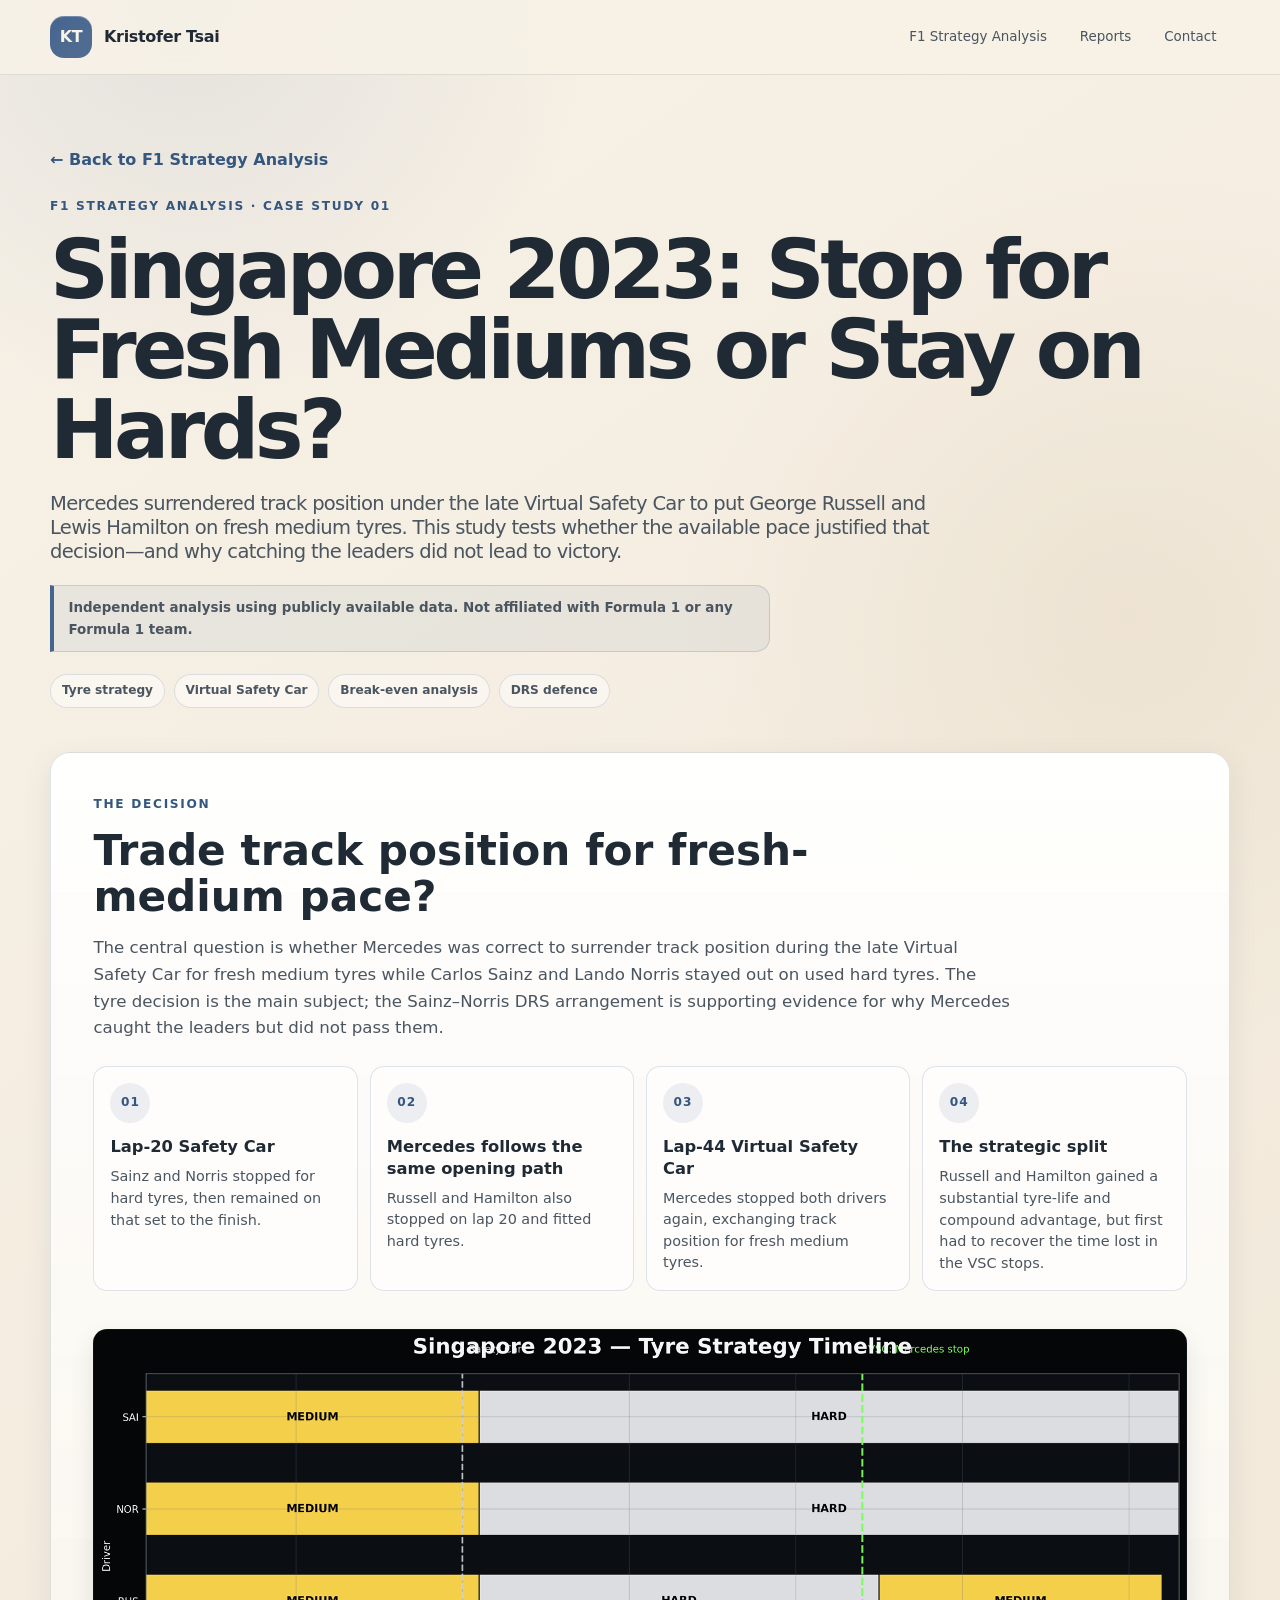
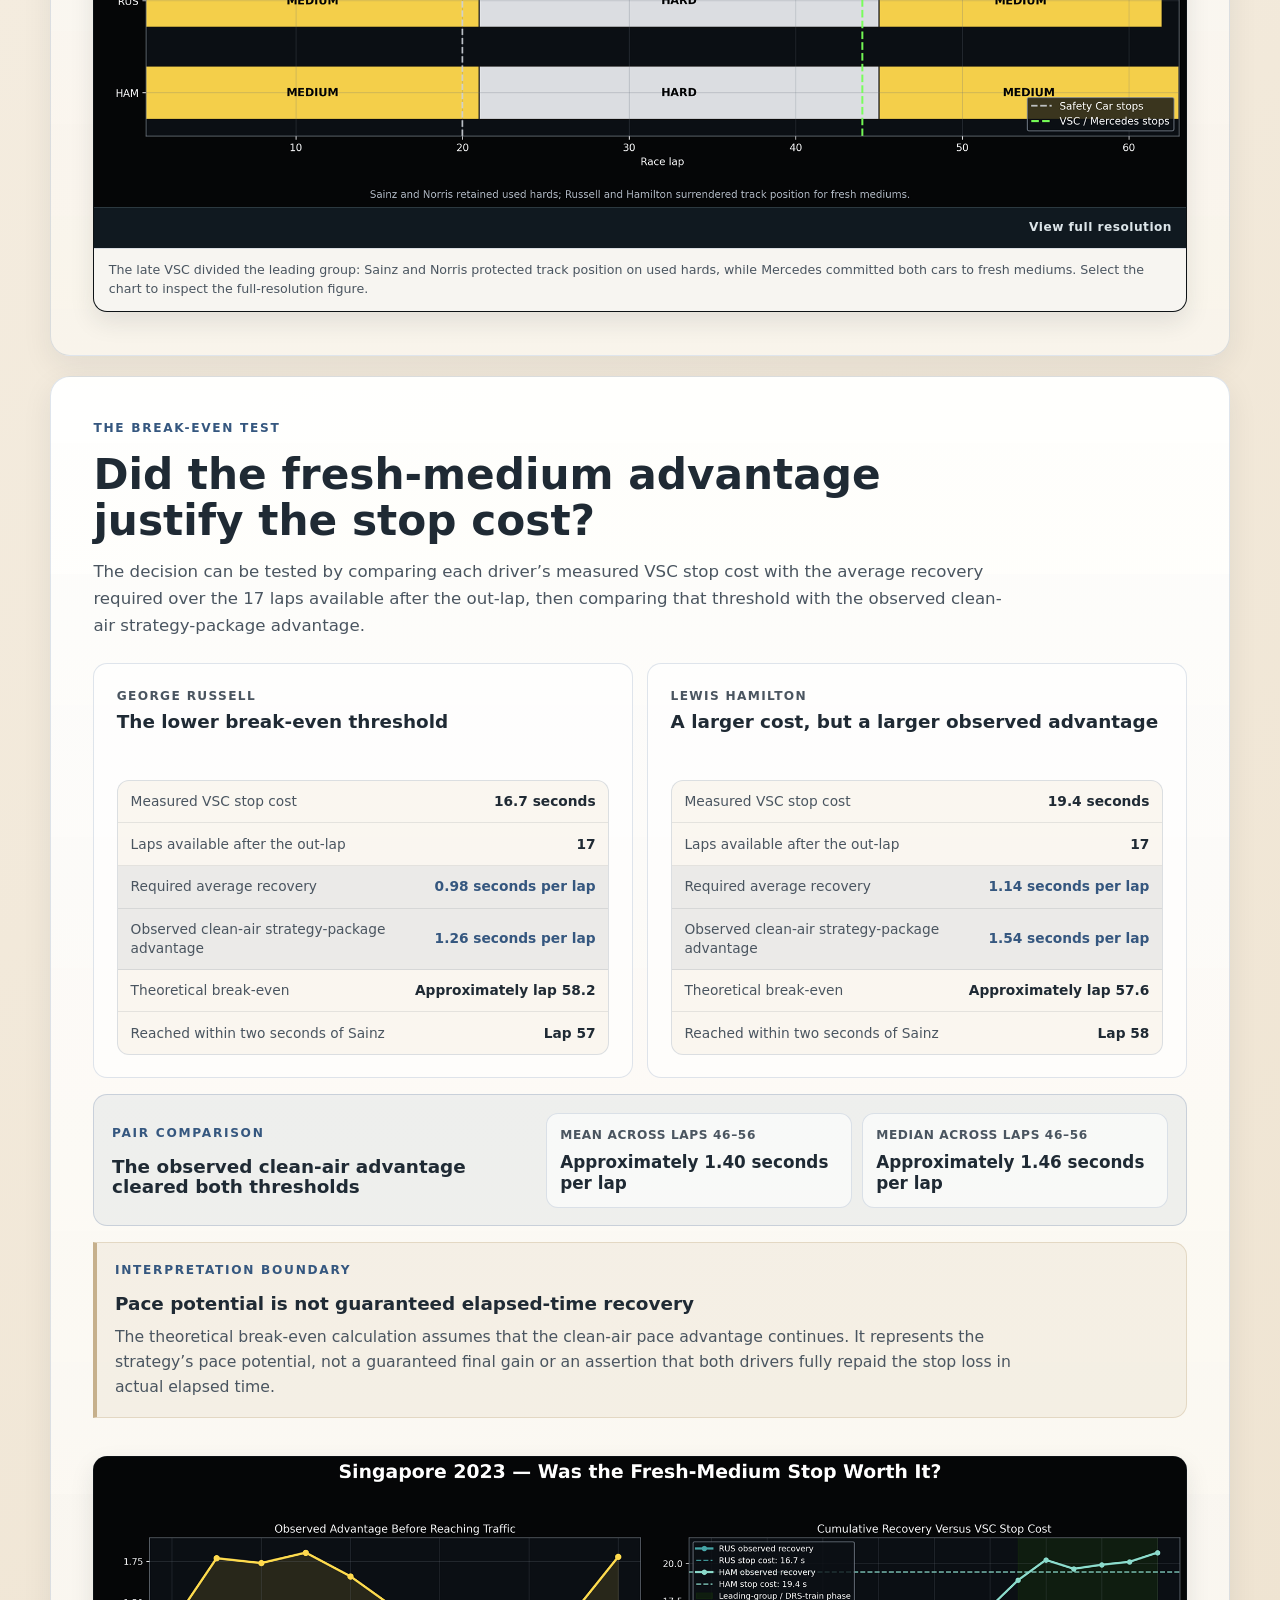
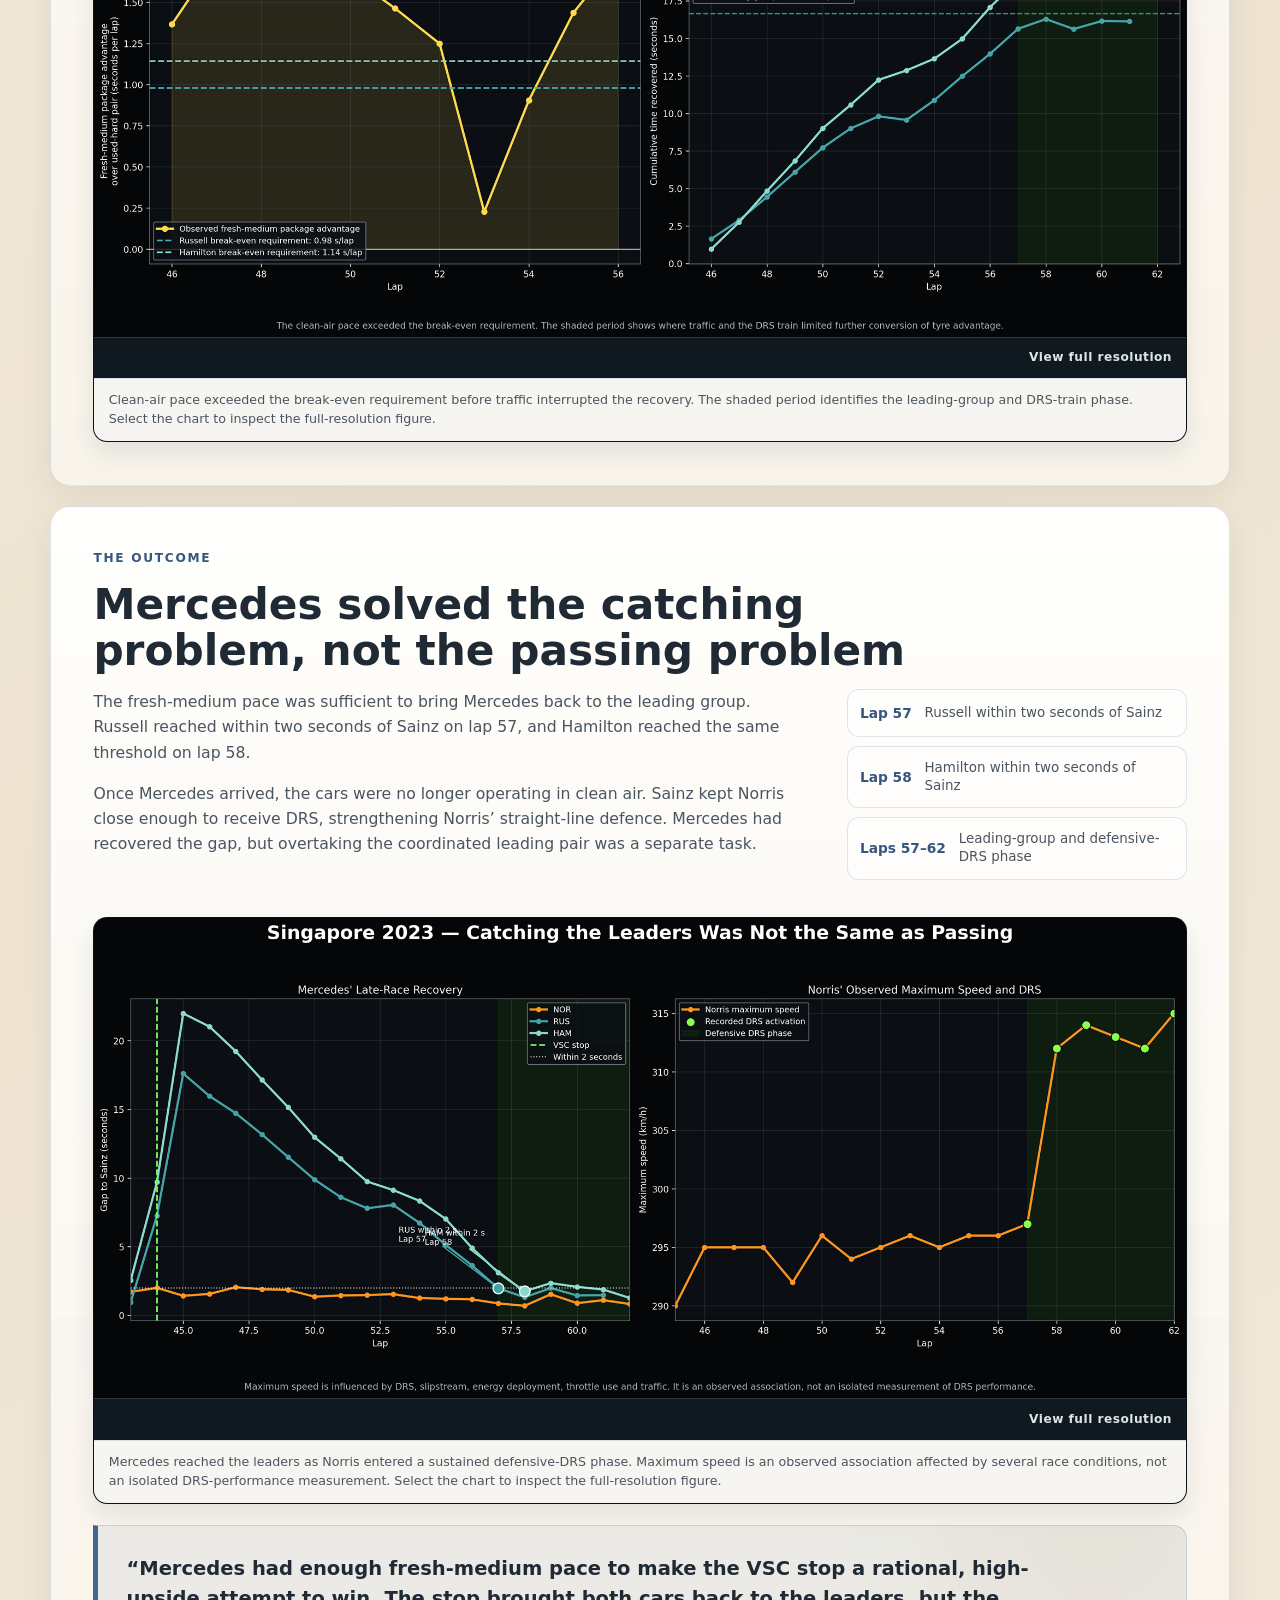
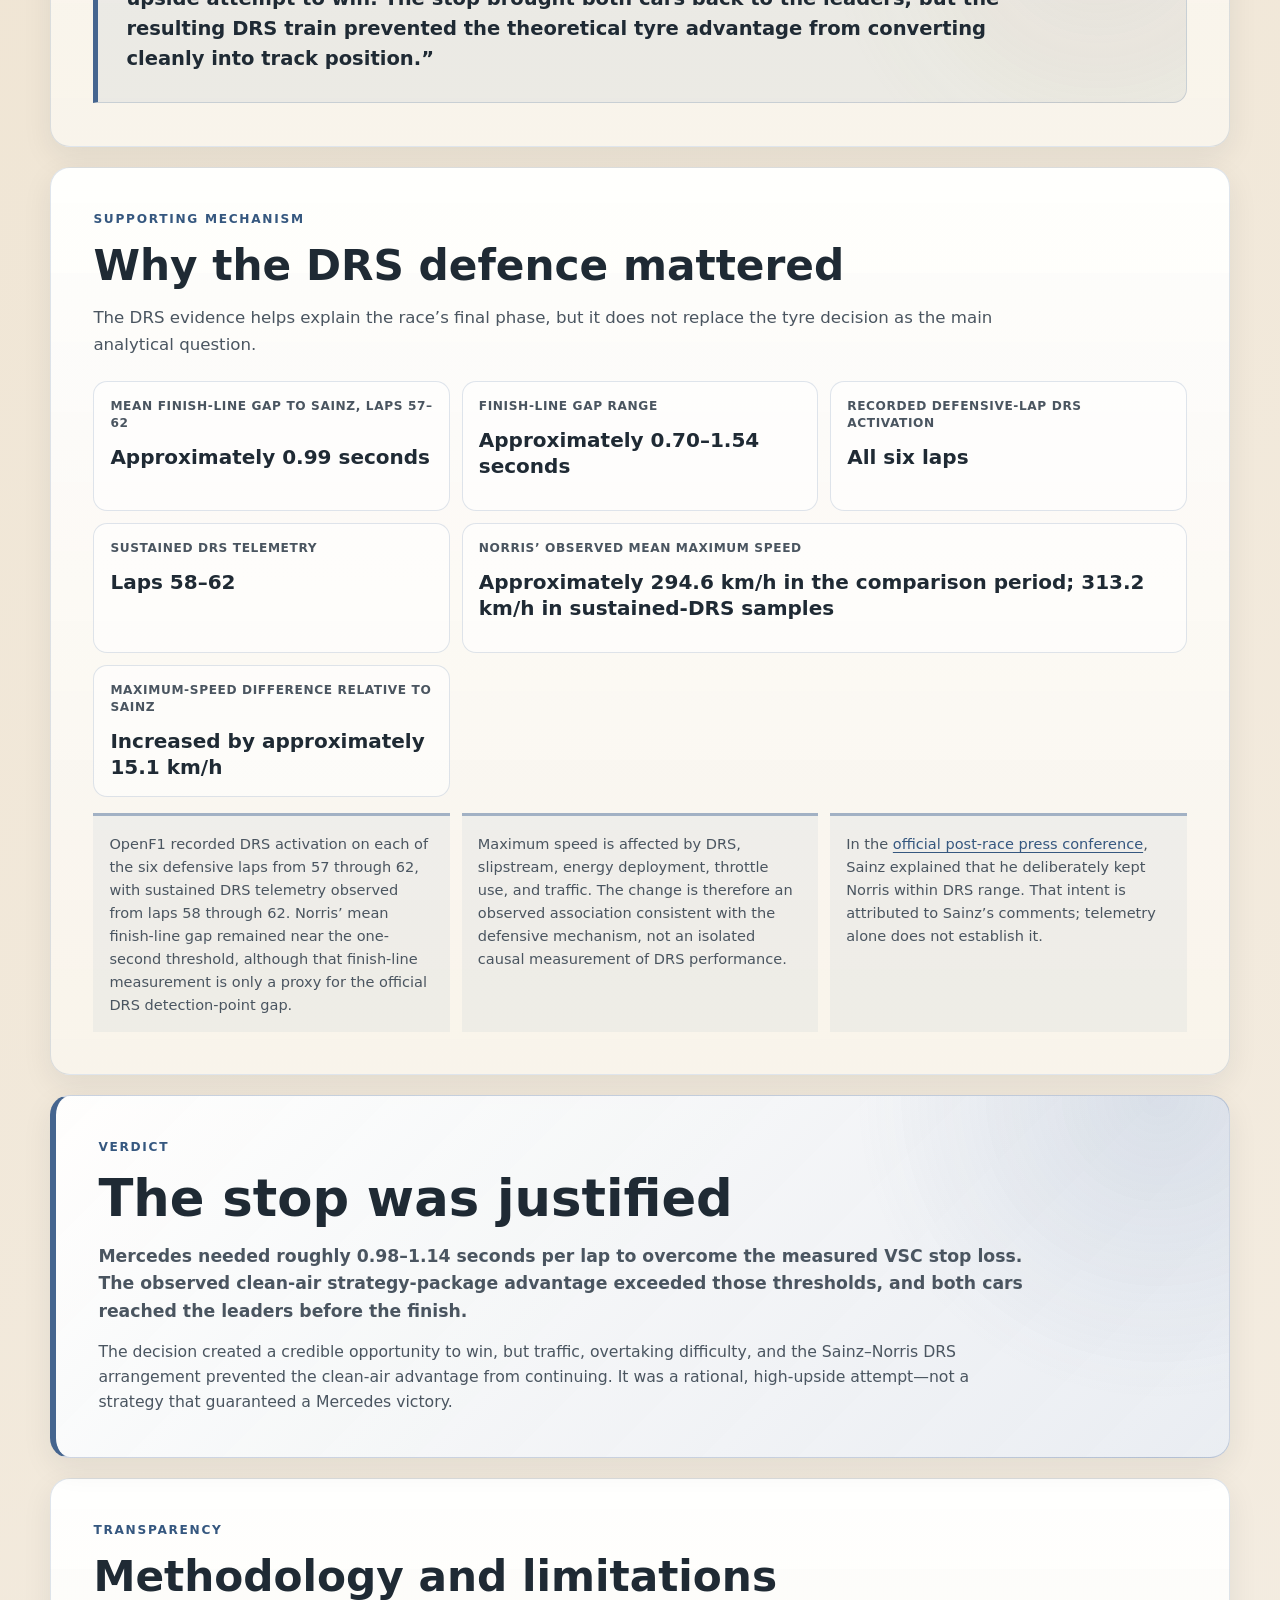
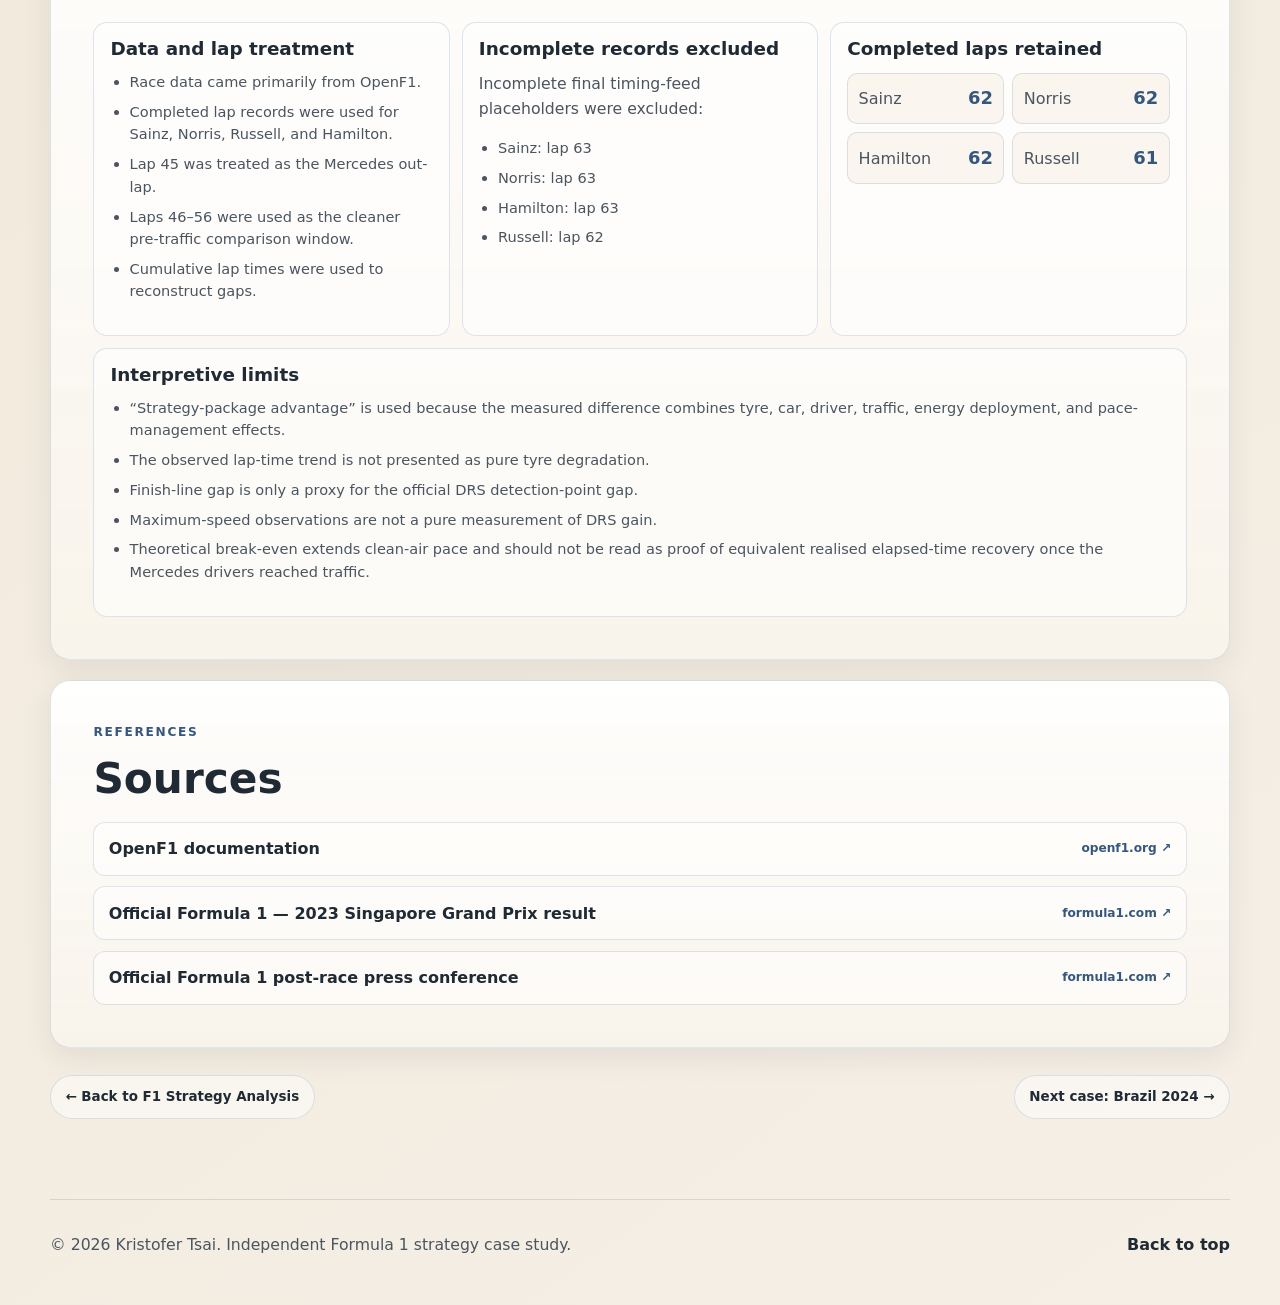
<file: reports/f1-singapore-2023-strategy.html>
<!DOCTYPE html>
<html lang="en-GB">
<head>
  <meta charset="UTF-8" />
  <meta name="viewport" content="width=device-width, initial-scale=1.0" />
  <link rel="icon" href="../images/favicon.svg" type="image/svg+xml" />
  <meta
    name="description"
    content="Independent analysis of Mercedes’ late Virtual Safety Car tyre strategy at the 2023 Singapore Grand Prix using publicly available data."
  />
  <title>Singapore 2023: Stop for Fresh Mediums or Stay on Hards? | Kristofer Tsai</title>
  <link rel="stylesheet" href="../style.css?v=20260722-france-case" />
</head>
<body class="report-page f1-case-page strategy-case-page">
  <a class="skip-link" href="#strategy-content">Skip to case study</a>

  <header class="site-header" id="top">
    <nav class="nav" aria-label="Case study navigation">
      <a class="brand" href="../index.html#top" aria-label="Kristofer Tsai home">
        <span class="brand-mark">KT</span>
        <span class="brand-text">Kristofer Tsai</span>
      </a>
      <ul class="nav-links report-nav-links strategy-nav-links">
        <li><a href="../index.html#f1-strategy">F1 Strategy Analysis</a></li>
        <li><a href="../index.html#projects">Reports</a></li>
        <li><a href="../index.html#contact">Contact</a></li>
      </ul>
    </nav>
  </header>

  <main id="strategy-content">
    <section class="report-hero section strategy-hero" aria-labelledby="strategy-title">
      <a class="back-link strategy-back-link" href="../index.html#f1-strategy">← Back to F1 Strategy Analysis</a>
      <p class="eyebrow">F1 STRATEGY ANALYSIS · CASE STUDY 01</p>
      <h1 id="strategy-title">Singapore 2023: Stop for Fresh Mediums or Stay on Hards?</h1>
      <p class="hero-subtitle strategy-hero-subtitle">
        Mercedes surrendered track position under the late Virtual Safety Car to put George Russell and Lewis
        Hamilton on fresh medium tyres. This study tests whether the available pace justified that decision—and why
        catching the leaders did not lead to victory.
      </p>
      <p class="strategy-disclaimer" role="note">
        Independent analysis using publicly available data. Not affiliated with Formula 1 or any Formula 1 team.
      </p>
      <ul class="strategy-topic-list" aria-label="Case study topics">
        <li>Tyre strategy</li>
        <li>Virtual Safety Car</li>
        <li>Break-even analysis</li>
        <li>DRS defence</li>
      </ul>
    </section>

    <section class="section strategy-content" aria-label="Singapore 2023 strategy case study">
      <section class="strategy-panel strategy-decision" aria-labelledby="strategy-decision-title">
        <div class="strategy-section-heading">
          <p class="eyebrow">The decision</p>
          <h2 id="strategy-decision-title">Trade track position for fresh-medium pace?</h2>
        </div>
        <p class="strategy-lead">
          The central question is whether Mercedes was correct to surrender track position during the late Virtual
          Safety Car for fresh medium tyres while Carlos Sainz and Lando Norris stayed out on used hard tyres. The tyre
          decision is the main subject; the Sainz–Norris DRS arrangement is supporting evidence for why Mercedes caught
          the leaders but did not pass them.
        </p>
        <ol class="strategy-decision-list">
          <li>
            <span class="strategy-step-number" aria-hidden="true">01</span>
            <div>
              <h3>Lap-20 Safety Car</h3>
              <p>Sainz and Norris stopped for hard tyres, then remained on that set to the finish.</p>
            </div>
          </li>
          <li>
            <span class="strategy-step-number" aria-hidden="true">02</span>
            <div>
              <h3>Mercedes follows the same opening path</h3>
              <p>Russell and Hamilton also stopped on lap 20 and fitted hard tyres.</p>
            </div>
          </li>
          <li>
            <span class="strategy-step-number" aria-hidden="true">03</span>
            <div>
              <h3>Lap-44 Virtual Safety Car</h3>
              <p>Mercedes stopped both drivers again, exchanging track position for fresh medium tyres.</p>
            </div>
          </li>
          <li>
            <span class="strategy-step-number" aria-hidden="true">04</span>
            <div>
              <h3>The strategic split</h3>
              <p>
                Russell and Hamilton gained a substantial tyre-life and compound advantage, but first had to recover
                the time lost in the VSC stops.
              </p>
            </div>
          </li>
        </ol>

        <figure class="strategy-figure">
          <a
            class="strategy-figure-link"
            href="../assets/reports/f1-singapore-2023-strategy/tyre-strategy-timeline.png"
            target="_blank"
            rel="noopener"
            aria-label="Open the Singapore 2023 tyre-strategy timeline at full resolution in a new tab"
          >
            <img
              class="strategy-figure-image"
              src="../assets/reports/f1-singapore-2023-strategy/tyre-strategy-timeline-display.png"
              width="2000"
              height="874"
              loading="lazy"
              decoding="async"
              alt="Tyre-strategy timeline for Sainz, Norris, Russell, and Hamilton showing the lap-20 Safety Car stops and Mercedes’ additional lap-44 Virtual Safety Car stops."
            />
            <span class="strategy-figure-action" aria-hidden="true">View full resolution</span>
          </a>
          <figcaption class="strategy-figure-caption">
            The late VSC divided the leading group: Sainz and Norris protected track position on used hards, while
            Mercedes committed both cars to fresh mediums. Select the chart to inspect the full-resolution figure.
          </figcaption>
        </figure>
      </section>

      <section class="strategy-panel strategy-break-even" aria-labelledby="strategy-break-even-title">
        <div class="strategy-section-heading">
          <p class="eyebrow">The break-even test</p>
          <h2 id="strategy-break-even-title">Did the fresh-medium advantage justify the stop cost?</h2>
        </div>
        <p class="strategy-lead">
          The decision can be tested by comparing each driver’s measured VSC stop cost with the average recovery
          required over the 17 laps available after the out-lap, then comparing that threshold with the observed
          clean-air strategy-package advantage.
        </p>

        <div class="strategy-driver-grid">
          <article class="strategy-driver-card" aria-labelledby="strategy-russell-title">
            <p class="strategy-driver-label">George Russell</p>
            <h3 id="strategy-russell-title">The lower break-even threshold</h3>
            <dl class="strategy-metric-list">
              <div class="strategy-metric-row">
                <dt>Measured VSC stop cost</dt>
                <dd>16.7 seconds</dd>
              </div>
              <div class="strategy-metric-row">
                <dt>Laps available after the out-lap</dt>
                <dd>17</dd>
              </div>
              <div class="strategy-metric-row strategy-metric-row--priority">
                <dt>Required average recovery</dt>
                <dd>0.98 seconds per lap</dd>
              </div>
              <div class="strategy-metric-row strategy-metric-row--priority">
                <dt>Observed clean-air strategy-package advantage</dt>
                <dd>1.26 seconds per lap</dd>
              </div>
              <div class="strategy-metric-row">
                <dt>Theoretical break-even</dt>
                <dd>Approximately lap 58.2</dd>
              </div>
              <div class="strategy-metric-row">
                <dt>Reached within two seconds of Sainz</dt>
                <dd>Lap 57</dd>
              </div>
            </dl>
          </article>

          <article class="strategy-driver-card" aria-labelledby="strategy-hamilton-title">
            <p class="strategy-driver-label">Lewis Hamilton</p>
            <h3 id="strategy-hamilton-title">A larger cost, but a larger observed advantage</h3>
            <dl class="strategy-metric-list">
              <div class="strategy-metric-row">
                <dt>Measured VSC stop cost</dt>
                <dd>19.4 seconds</dd>
              </div>
              <div class="strategy-metric-row">
                <dt>Laps available after the out-lap</dt>
                <dd>17</dd>
              </div>
              <div class="strategy-metric-row strategy-metric-row--priority">
                <dt>Required average recovery</dt>
                <dd>1.14 seconds per lap</dd>
              </div>
              <div class="strategy-metric-row strategy-metric-row--priority">
                <dt>Observed clean-air strategy-package advantage</dt>
                <dd>1.54 seconds per lap</dd>
              </div>
              <div class="strategy-metric-row">
                <dt>Theoretical break-even</dt>
                <dd>Approximately lap 57.6</dd>
              </div>
              <div class="strategy-metric-row">
                <dt>Reached within two seconds of Sainz</dt>
                <dd>Lap 58</dd>
              </div>
            </dl>
          </article>
        </div>

        <aside class="strategy-pair-summary" aria-labelledby="strategy-pair-title">
          <div>
            <p class="eyebrow">Pair comparison</p>
            <h3 id="strategy-pair-title">The observed clean-air advantage cleared both thresholds</h3>
          </div>
          <dl class="strategy-pair-metrics">
            <div>
              <dt>Mean across laps 46–56</dt>
              <dd>Approximately 1.40 seconds per lap</dd>
            </div>
            <div>
              <dt>Median across laps 46–56</dt>
              <dd>Approximately 1.46 seconds per lap</dd>
            </div>
          </dl>
        </aside>

        <aside class="strategy-caveat" aria-labelledby="strategy-break-even-caveat-title">
          <p class="eyebrow">Interpretation boundary</p>
          <h3 id="strategy-break-even-caveat-title">Pace potential is not guaranteed elapsed-time recovery</h3>
          <p>
            The theoretical break-even calculation assumes that the clean-air pace advantage continues. It represents
            the strategy’s pace potential, not a guaranteed final gain or an assertion that both drivers fully repaid
            the stop loss in actual elapsed time.
          </p>
        </aside>

        <figure class="strategy-figure">
          <a
            class="strategy-figure-link"
            href="../assets/reports/f1-singapore-2023-strategy/fresh-medium-break-even-analysis.png"
            target="_blank"
            rel="noopener"
            aria-label="Open the Singapore 2023 fresh-medium break-even analysis at full resolution in a new tab"
          >
            <img
              class="strategy-figure-image"
              src="../assets/reports/f1-singapore-2023-strategy/fresh-medium-break-even-analysis-display.png"
              width="2000"
              height="880"
              loading="lazy"
              decoding="async"
              alt="Two-panel break-even analysis comparing Mercedes’ observed fresh-medium strategy-package advantage with Russell’s and Hamilton’s required recovery rates and cumulative VSC stop costs."
            />
            <span class="strategy-figure-action" aria-hidden="true">View full resolution</span>
          </a>
          <figcaption class="strategy-figure-caption">
            Clean-air pace exceeded the break-even requirement before traffic interrupted the recovery. The shaded
            period identifies the leading-group and DRS-train phase. Select the chart to inspect the full-resolution
            figure.
          </figcaption>
        </figure>
      </section>

      <section class="strategy-panel strategy-outcome" aria-labelledby="strategy-outcome-title">
        <div class="strategy-section-heading">
          <p class="eyebrow">The outcome</p>
          <h2 id="strategy-outcome-title">Mercedes solved the catching problem, not the passing problem</h2>
        </div>
        <div class="strategy-copy-grid">
          <div>
            <p>
              The fresh-medium pace was sufficient to bring Mercedes back to the leading group. Russell reached within
              two seconds of Sainz on lap 57, and Hamilton reached the same threshold on lap 58.
            </p>
            <p>
              Once Mercedes arrived, the cars were no longer operating in clean air. Sainz kept Norris close enough to
              receive DRS, strengthening Norris’ straight-line defence. Mercedes had recovered the gap, but overtaking
              the coordinated leading pair was a separate task.
            </p>
          </div>
          <ul class="strategy-findings" aria-label="Late-race outcome milestones">
            <li><strong>Lap 57</strong><span>Russell within two seconds of Sainz</span></li>
            <li><strong>Lap 58</strong><span>Hamilton within two seconds of Sainz</span></li>
            <li><strong>Laps 57–62</strong><span>Leading-group and defensive-DRS phase</span></li>
          </ul>
        </div>

        <figure class="strategy-figure">
          <a
            class="strategy-figure-link"
            href="../assets/reports/f1-singapore-2023-strategy/catch-and-drs-outcome.png"
            target="_blank"
            rel="noopener"
            aria-label="Open the Singapore 2023 catch-and-DRS outcome analysis at full resolution in a new tab"
          >
            <img
              class="strategy-figure-image"
              src="../assets/reports/f1-singapore-2023-strategy/catch-and-drs-outcome-display.png"
              width="2000"
              height="880"
              loading="lazy"
              decoding="async"
              alt="Two-panel late-race analysis showing Russell and Hamilton closing on Sainz and Norris’ observed maximum speed rising during the recorded defensive DRS phase."
            />
            <span class="strategy-figure-action" aria-hidden="true">View full resolution</span>
          </a>
          <figcaption class="strategy-figure-caption">
            Mercedes reached the leaders as Norris entered a sustained defensive-DRS phase. Maximum speed is an
            observed association affected by several race conditions, not an isolated DRS-performance measurement.
            Select the chart to inspect the full-resolution figure.
          </figcaption>
        </figure>

        <blockquote class="strategy-pull-quote">
          <p>
            “Mercedes had enough fresh-medium pace to make the VSC stop a rational, high-upside attempt to win. The
            stop brought both cars back to the leaders, but the resulting DRS train prevented the theoretical tyre
            advantage from converting cleanly into track position.”
          </p>
        </blockquote>
      </section>

      <section class="strategy-panel strategy-drs" aria-labelledby="strategy-drs-title">
        <div class="strategy-section-heading">
          <p class="eyebrow">Supporting mechanism</p>
          <h2 id="strategy-drs-title">Why the DRS defence mattered</h2>
        </div>
        <p class="strategy-lead">
          The DRS evidence helps explain the race’s final phase, but it does not replace the tyre decision as the main
          analytical question.
        </p>
        <dl class="strategy-evidence-grid">
          <div class="strategy-evidence-card">
            <dt>Mean finish-line gap to Sainz, laps 57–62</dt>
            <dd>Approximately 0.99 seconds</dd>
          </div>
          <div class="strategy-evidence-card">
            <dt>Finish-line gap range</dt>
            <dd>Approximately 0.70–1.54 seconds</dd>
          </div>
          <div class="strategy-evidence-card">
            <dt>Recorded defensive-lap DRS activation</dt>
            <dd>All six laps</dd>
          </div>
          <div class="strategy-evidence-card">
            <dt>Sustained DRS telemetry</dt>
            <dd>Laps 58–62</dd>
          </div>
          <div class="strategy-evidence-card strategy-evidence-card--wide">
            <dt>Norris’ observed mean maximum speed</dt>
            <dd>Approximately 294.6 km/h in the comparison period; 313.2 km/h in sustained-DRS samples</dd>
          </div>
          <div class="strategy-evidence-card">
            <dt>Maximum-speed difference relative to Sainz</dt>
            <dd>Increased by approximately 15.1 km/h</dd>
          </div>
        </dl>
        <div class="strategy-drs-notes">
          <p>
            OpenF1 recorded DRS activation on each of the six defensive laps from 57 through 62, with sustained DRS
            telemetry observed from laps 58 through 62. Norris’ mean finish-line gap remained near the one-second
            threshold, although that finish-line measurement is only a proxy for the official DRS detection-point gap.
          </p>
          <p>
            Maximum speed is affected by DRS, slipstream, energy deployment, throttle use, and traffic. The change is
            therefore an observed association consistent with the defensive mechanism, not an isolated causal
            measurement of DRS performance.
          </p>
          <p>
            In the
            <a
              href="https://www.formula1.com/en/latest/article/fia-post-race-press-conference-singapore-2023.6wQkVaz9oW55DkpB538RxT"
              target="_blank"
              rel="noopener"
            >official post-race press conference</a>, Sainz explained that he deliberately kept Norris within DRS
            range. That intent is attributed to Sainz’s comments; telemetry alone does not establish it.
          </p>
        </div>
      </section>

      <section class="strategy-panel strategy-verdict" aria-labelledby="strategy-verdict-title">
        <p class="eyebrow">Verdict</p>
        <h2 id="strategy-verdict-title">The stop was justified</h2>
        <p class="strategy-verdict-lead">
          Mercedes needed roughly 0.98–1.14 seconds per lap to overcome the measured VSC stop loss. The observed
          clean-air strategy-package advantage exceeded those thresholds, and both cars reached the leaders before the
          finish.
        </p>
        <p>
          The decision created a credible opportunity to win, but traffic, overtaking difficulty, and the
          Sainz–Norris DRS arrangement prevented the clean-air advantage from continuing. It was a rational,
          high-upside attempt—not a strategy that guaranteed a Mercedes victory.
        </p>
      </section>

      <section class="strategy-panel strategy-methodology" aria-labelledby="strategy-methodology-title">
        <div class="strategy-section-heading">
          <p class="eyebrow">Transparency</p>
          <h2 id="strategy-methodology-title">Methodology and limitations</h2>
        </div>
        <div class="strategy-method-grid">
          <article class="strategy-method-card">
            <h3>Data and lap treatment</h3>
            <ul>
              <li>Race data came primarily from OpenF1.</li>
              <li>Completed lap records were used for Sainz, Norris, Russell, and Hamilton.</li>
              <li>Lap 45 was treated as the Mercedes out-lap.</li>
              <li>Laps 46–56 were used as the cleaner pre-traffic comparison window.</li>
              <li>Cumulative lap times were used to reconstruct gaps.</li>
            </ul>
          </article>

          <article class="strategy-method-card">
            <h3>Incomplete records excluded</h3>
            <p>Incomplete final timing-feed placeholders were excluded:</p>
            <ul>
              <li>Sainz: lap 63</li>
              <li>Norris: lap 63</li>
              <li>Hamilton: lap 63</li>
              <li>Russell: lap 62</li>
            </ul>
          </article>

          <article class="strategy-method-card">
            <h3>Completed laps retained</h3>
            <dl class="strategy-lap-counts">
              <div><dt>Sainz</dt><dd>62</dd></div>
              <div><dt>Norris</dt><dd>62</dd></div>
              <div><dt>Hamilton</dt><dd>62</dd></div>
              <div><dt>Russell</dt><dd>61</dd></div>
            </dl>
          </article>

          <article class="strategy-method-card strategy-method-card--wide">
            <h3>Interpretive limits</h3>
            <ul>
              <li>
                “Strategy-package advantage” is used because the measured difference combines tyre, car, driver,
                traffic, energy deployment, and pace-management effects.
              </li>
              <li>The observed lap-time trend is not presented as pure tyre degradation.</li>
              <li>Finish-line gap is only a proxy for the official DRS detection-point gap.</li>
              <li>Maximum-speed observations are not a pure measurement of DRS gain.</li>
              <li>
                Theoretical break-even extends clean-air pace and should not be read as proof of equivalent realised
                elapsed-time recovery once the Mercedes drivers reached traffic.
              </li>
            </ul>
          </article>
        </div>
      </section>

      <section class="strategy-panel strategy-sources" aria-labelledby="strategy-sources-title">
        <div class="strategy-section-heading">
          <p class="eyebrow">References</p>
          <h2 id="strategy-sources-title">Sources</h2>
        </div>
        <ul class="strategy-source-list">
          <li>
            <a href="https://openf1.org/docs/" target="_blank" rel="noopener">
              <span>OpenF1 documentation</span>
              <span aria-hidden="true">openf1.org ↗</span>
            </a>
          </li>
          <li>
            <a href="https://www.formula1.com/en/racing/2023/singapore" target="_blank" rel="noopener">
              <span>Official Formula 1 — 2023 Singapore Grand Prix result</span>
              <span aria-hidden="true">formula1.com ↗</span>
            </a>
          </li>
          <li>
            <a
              href="https://www.formula1.com/en/latest/article/fia-post-race-press-conference-singapore-2023.6wQkVaz9oW55DkpB538RxT"
              target="_blank"
              rel="noopener"
            >
              <span>Official Formula 1 post-race press conference</span>
              <span aria-hidden="true">formula1.com ↗</span>
            </a>
          </li>
        </ul>
      </section>

      <nav class="strategy-footer-nav" aria-label="Case study footer navigation">
        <a class="back-link strategy-back-link" href="../index.html#f1-strategy">← Back to F1 Strategy Analysis</a>
        <a class="back-link strategy-back-link strategy-footer-case-link" href="f1-brazil-2024-strategy.html">
          Next case: Brazil 2024 →
        </a>
      </nav>
    </section>
  </main>

  <footer class="site-footer">
    <p>© <span id="year"></span> Kristofer Tsai. Independent Formula 1 strategy case study.</p>
    <a href="#top">Back to top</a>
  </footer>

  <script src="../script.js?v=20260718-site-cleanup"></script>
</body>
</html>
</file>
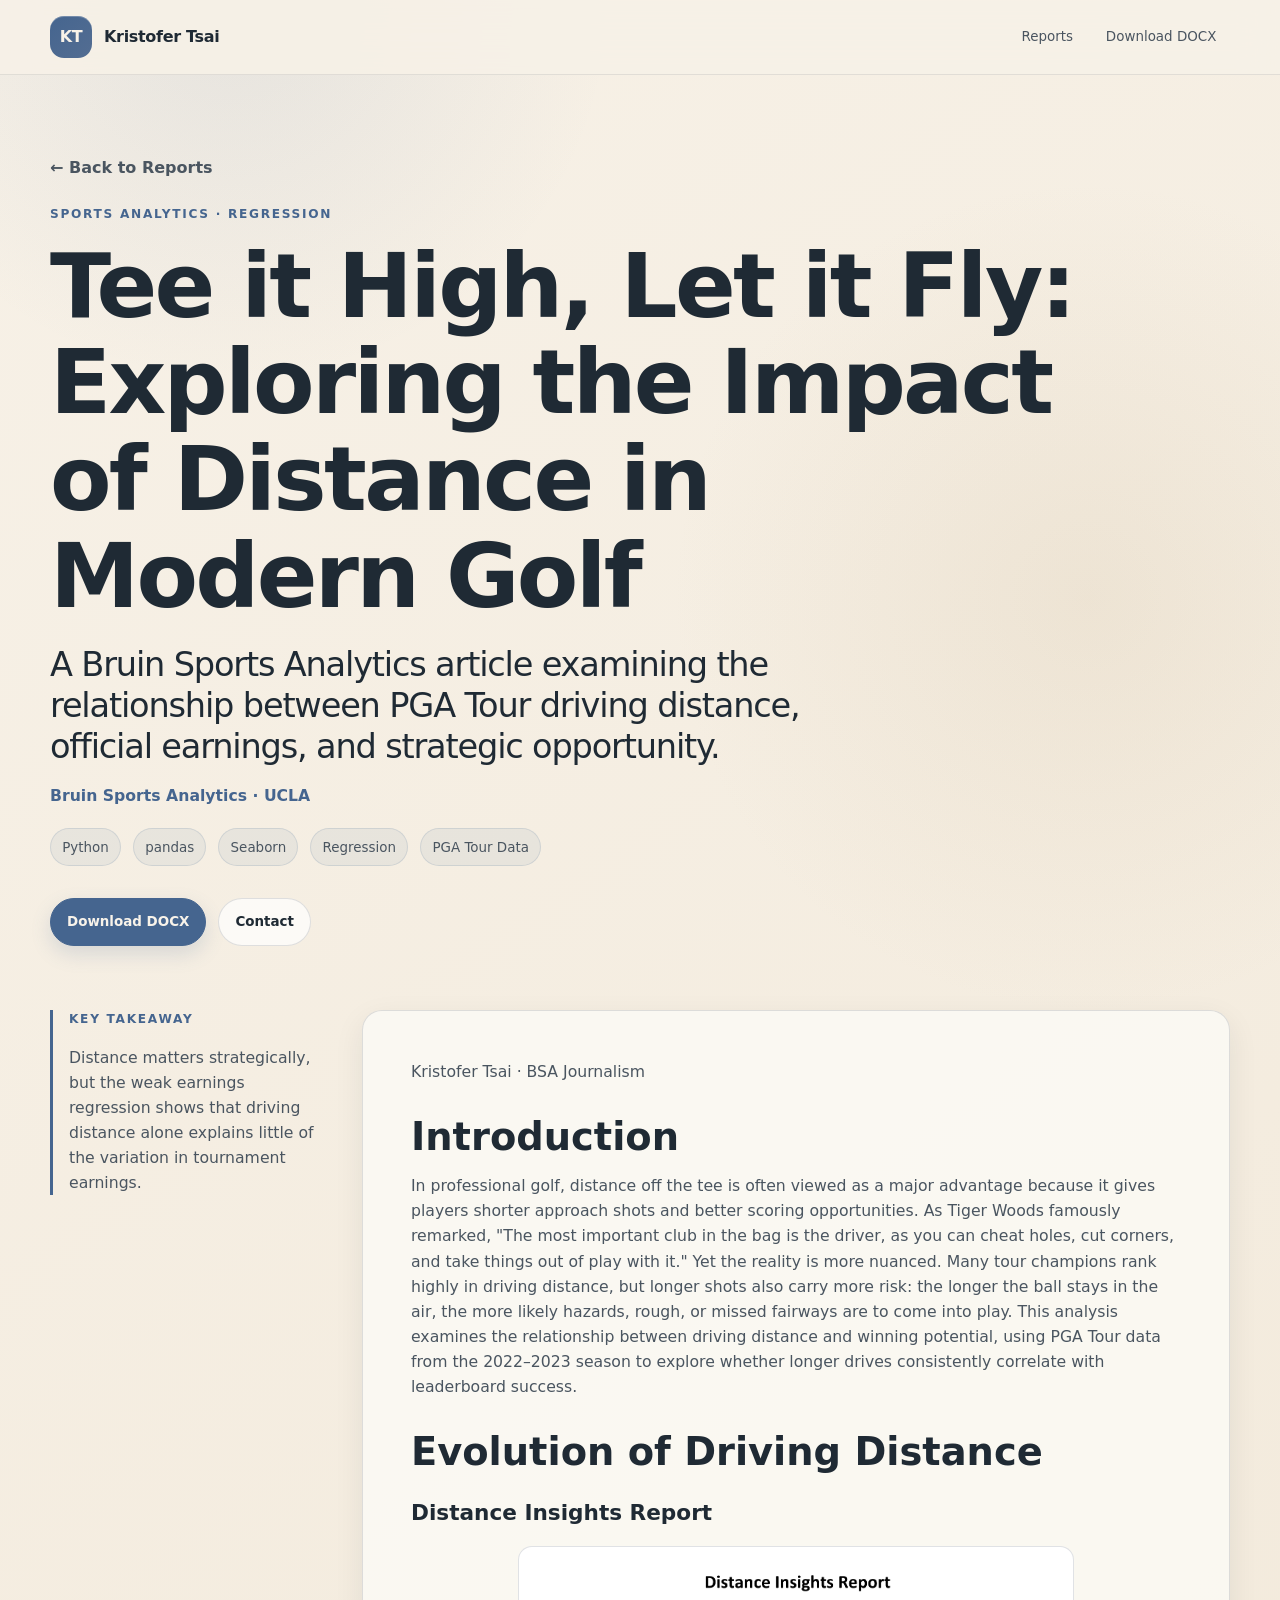
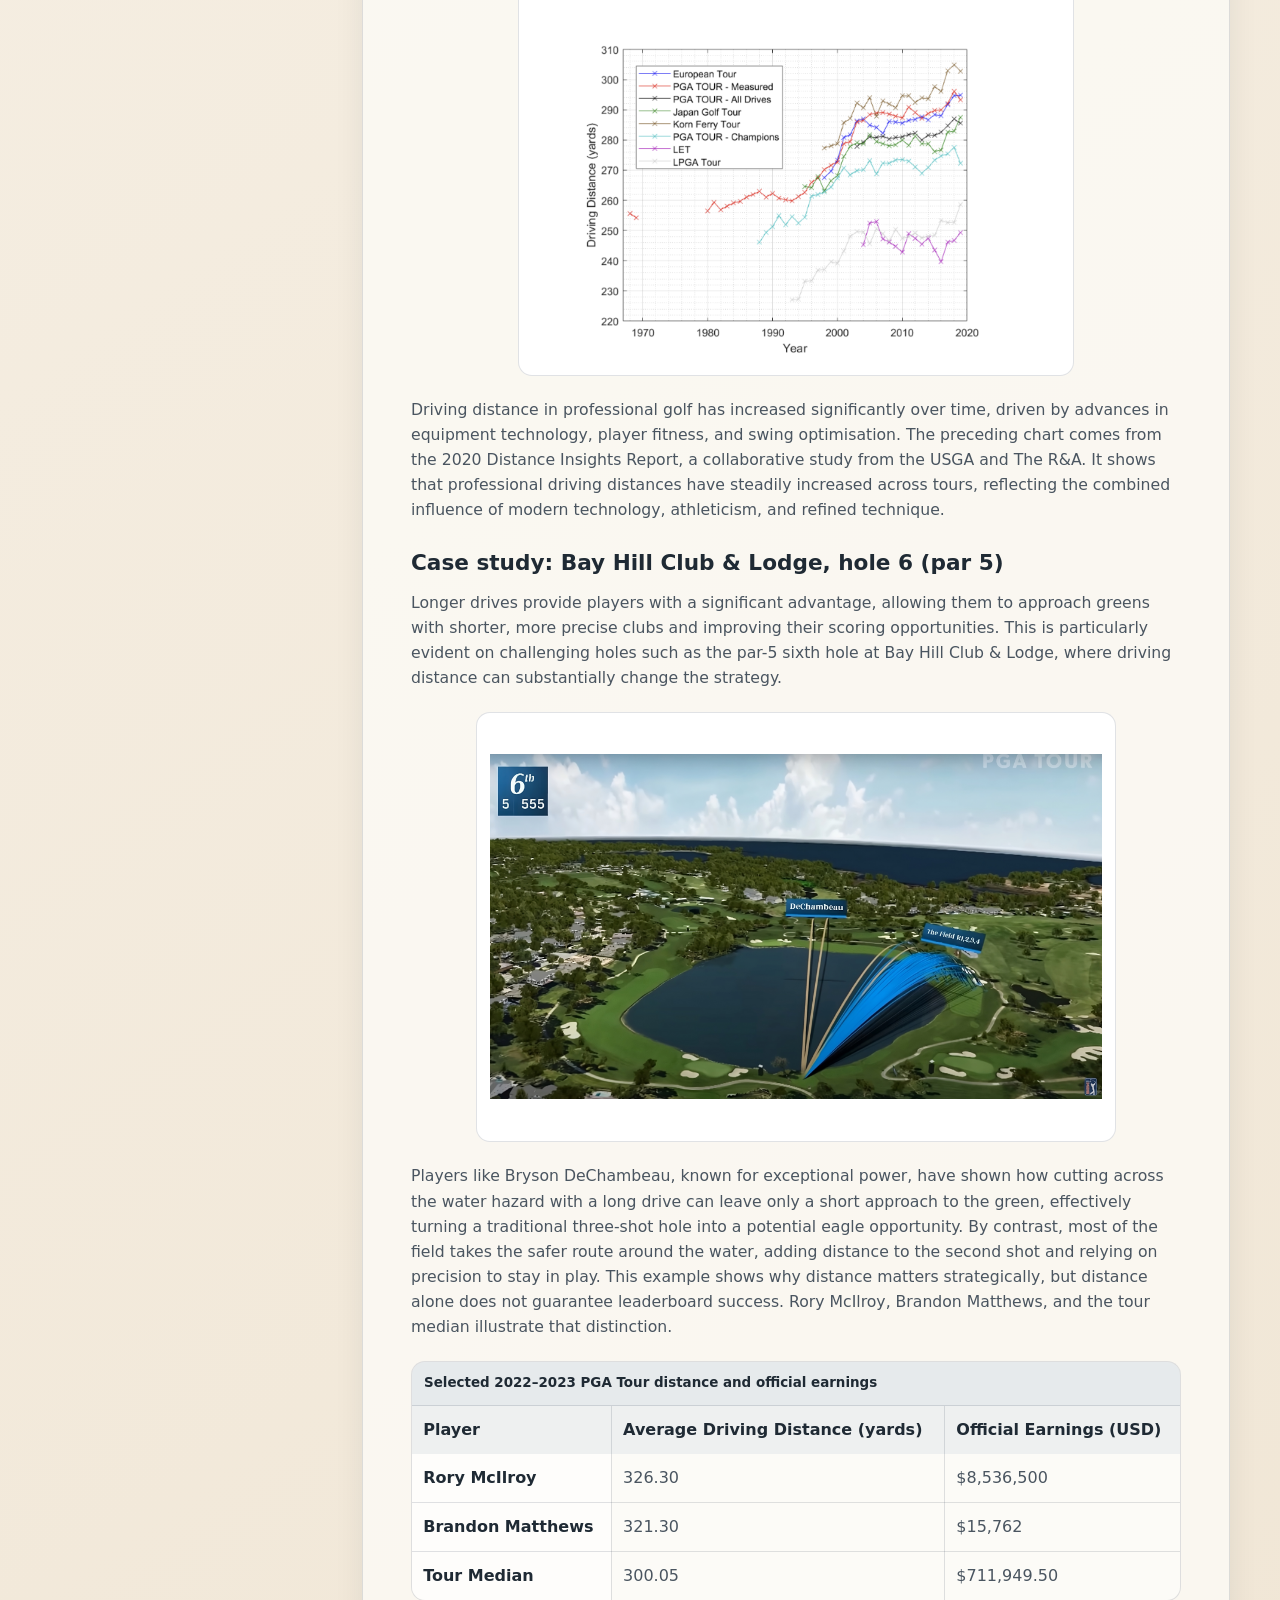
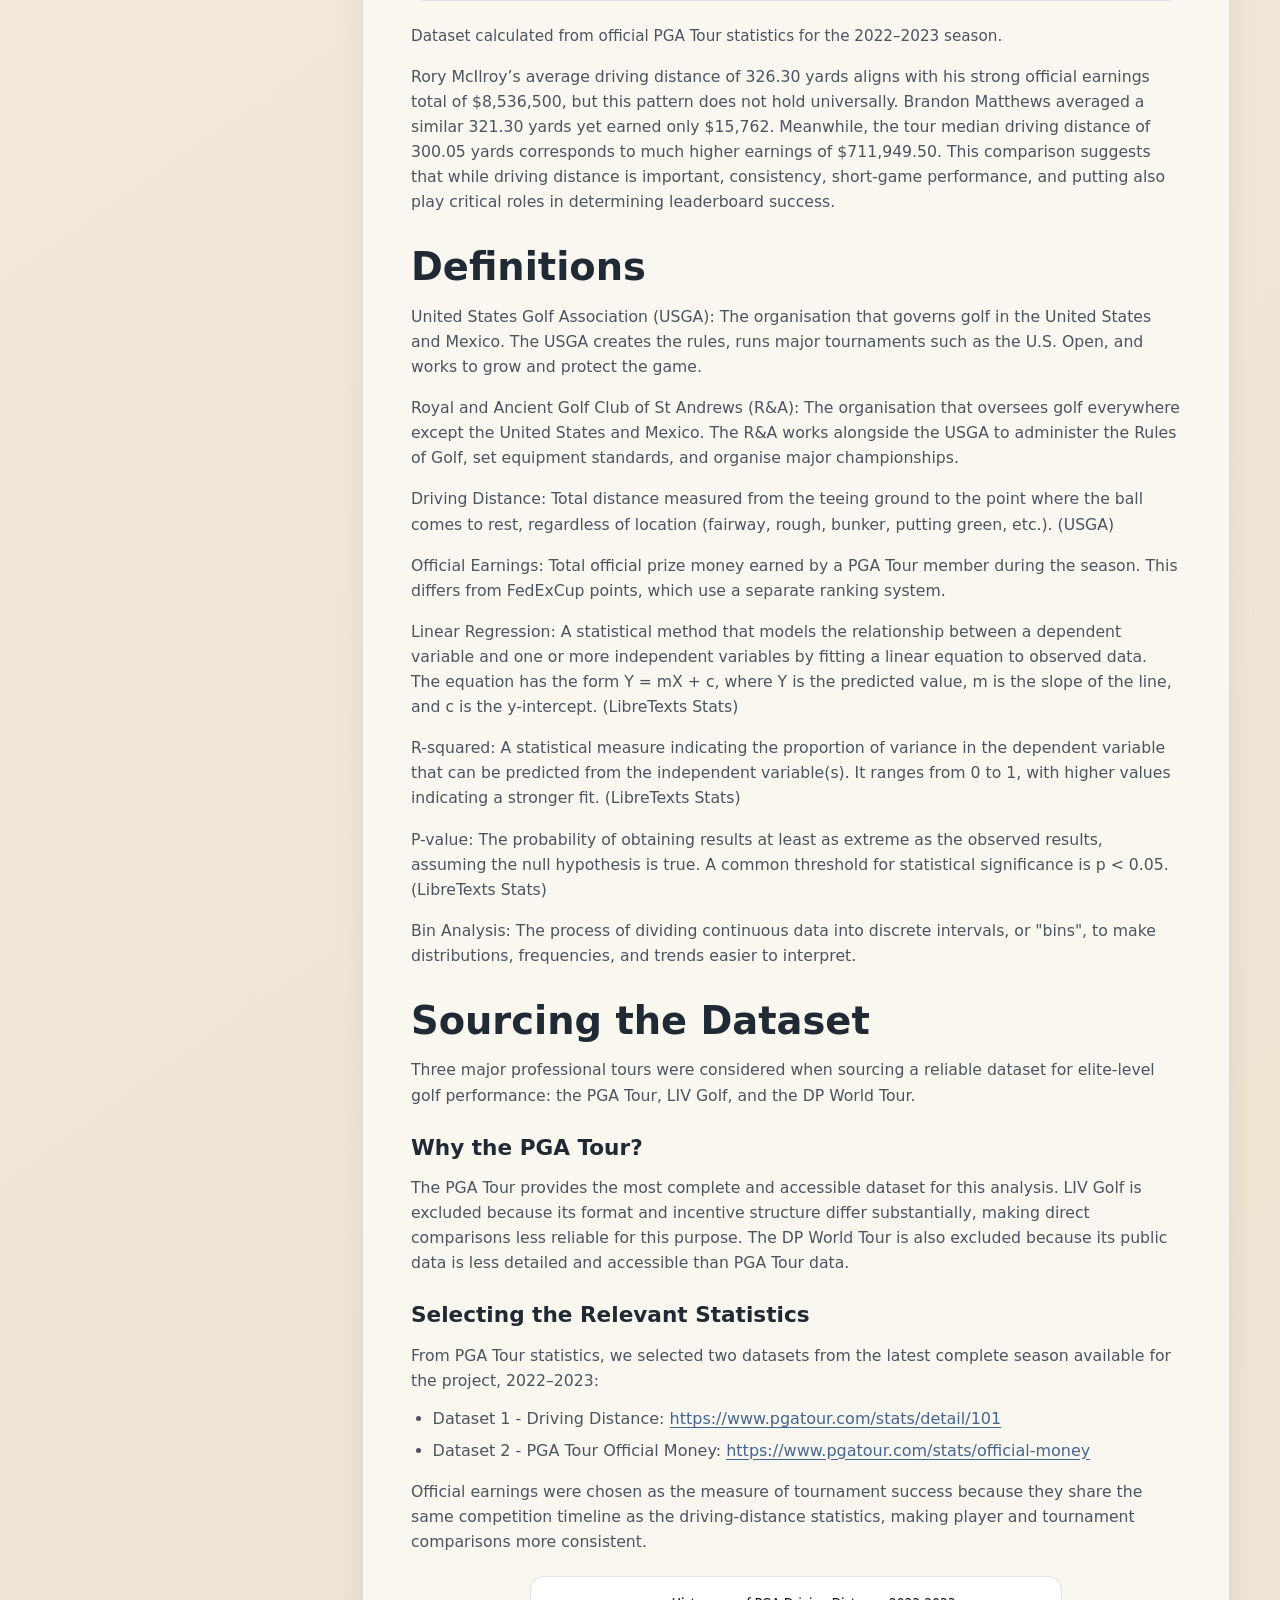
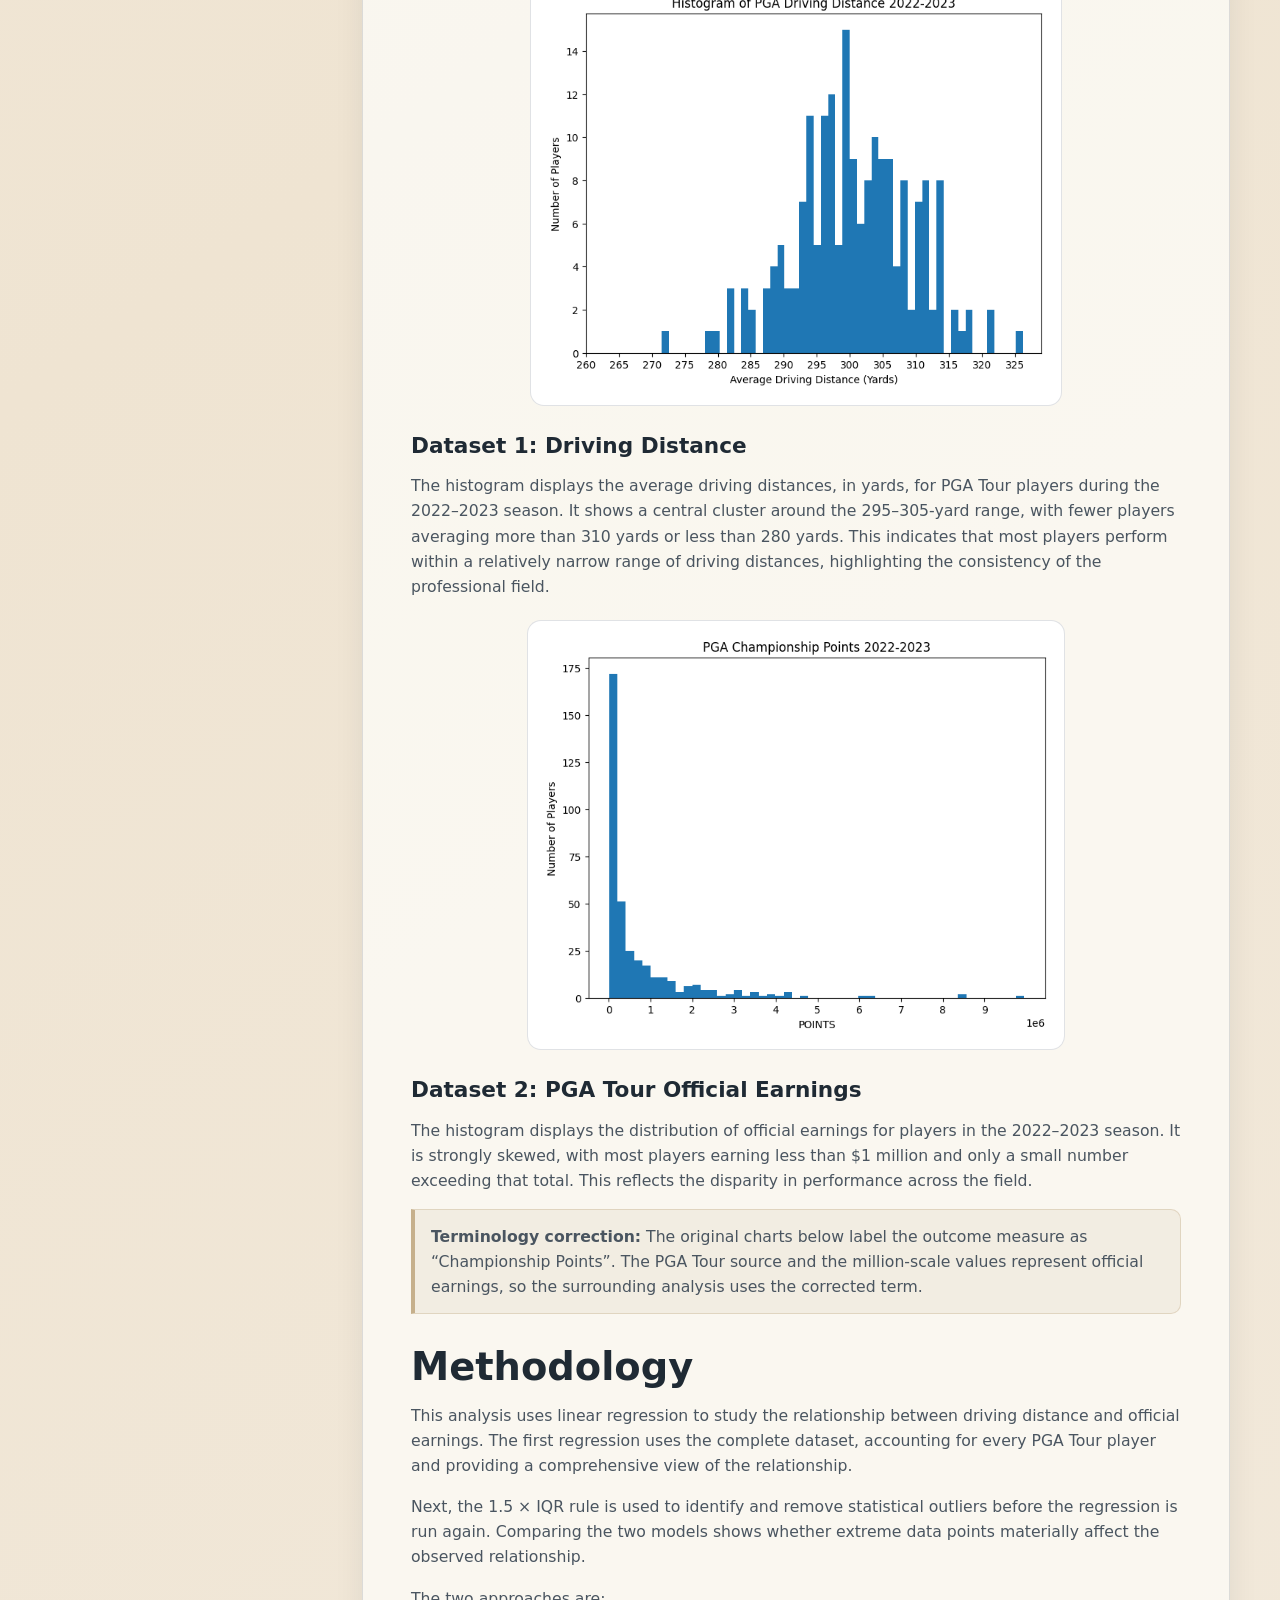
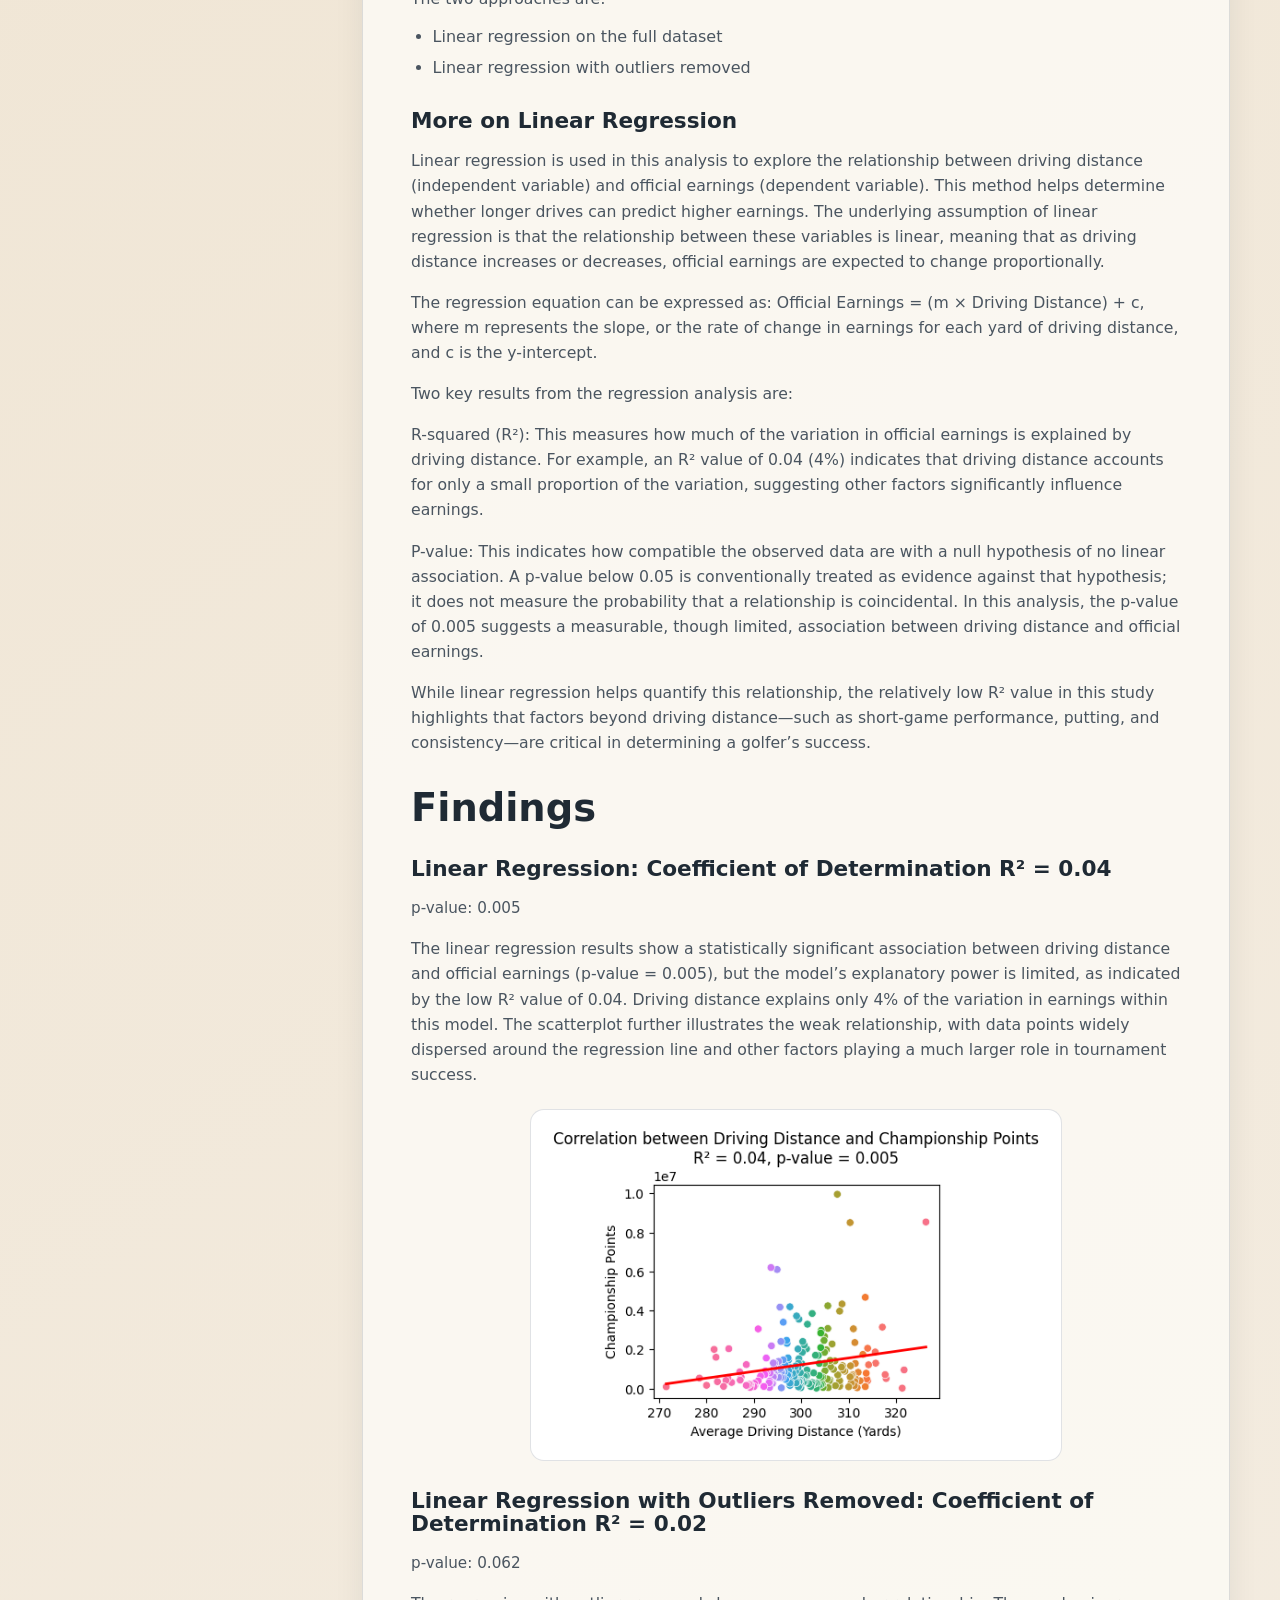
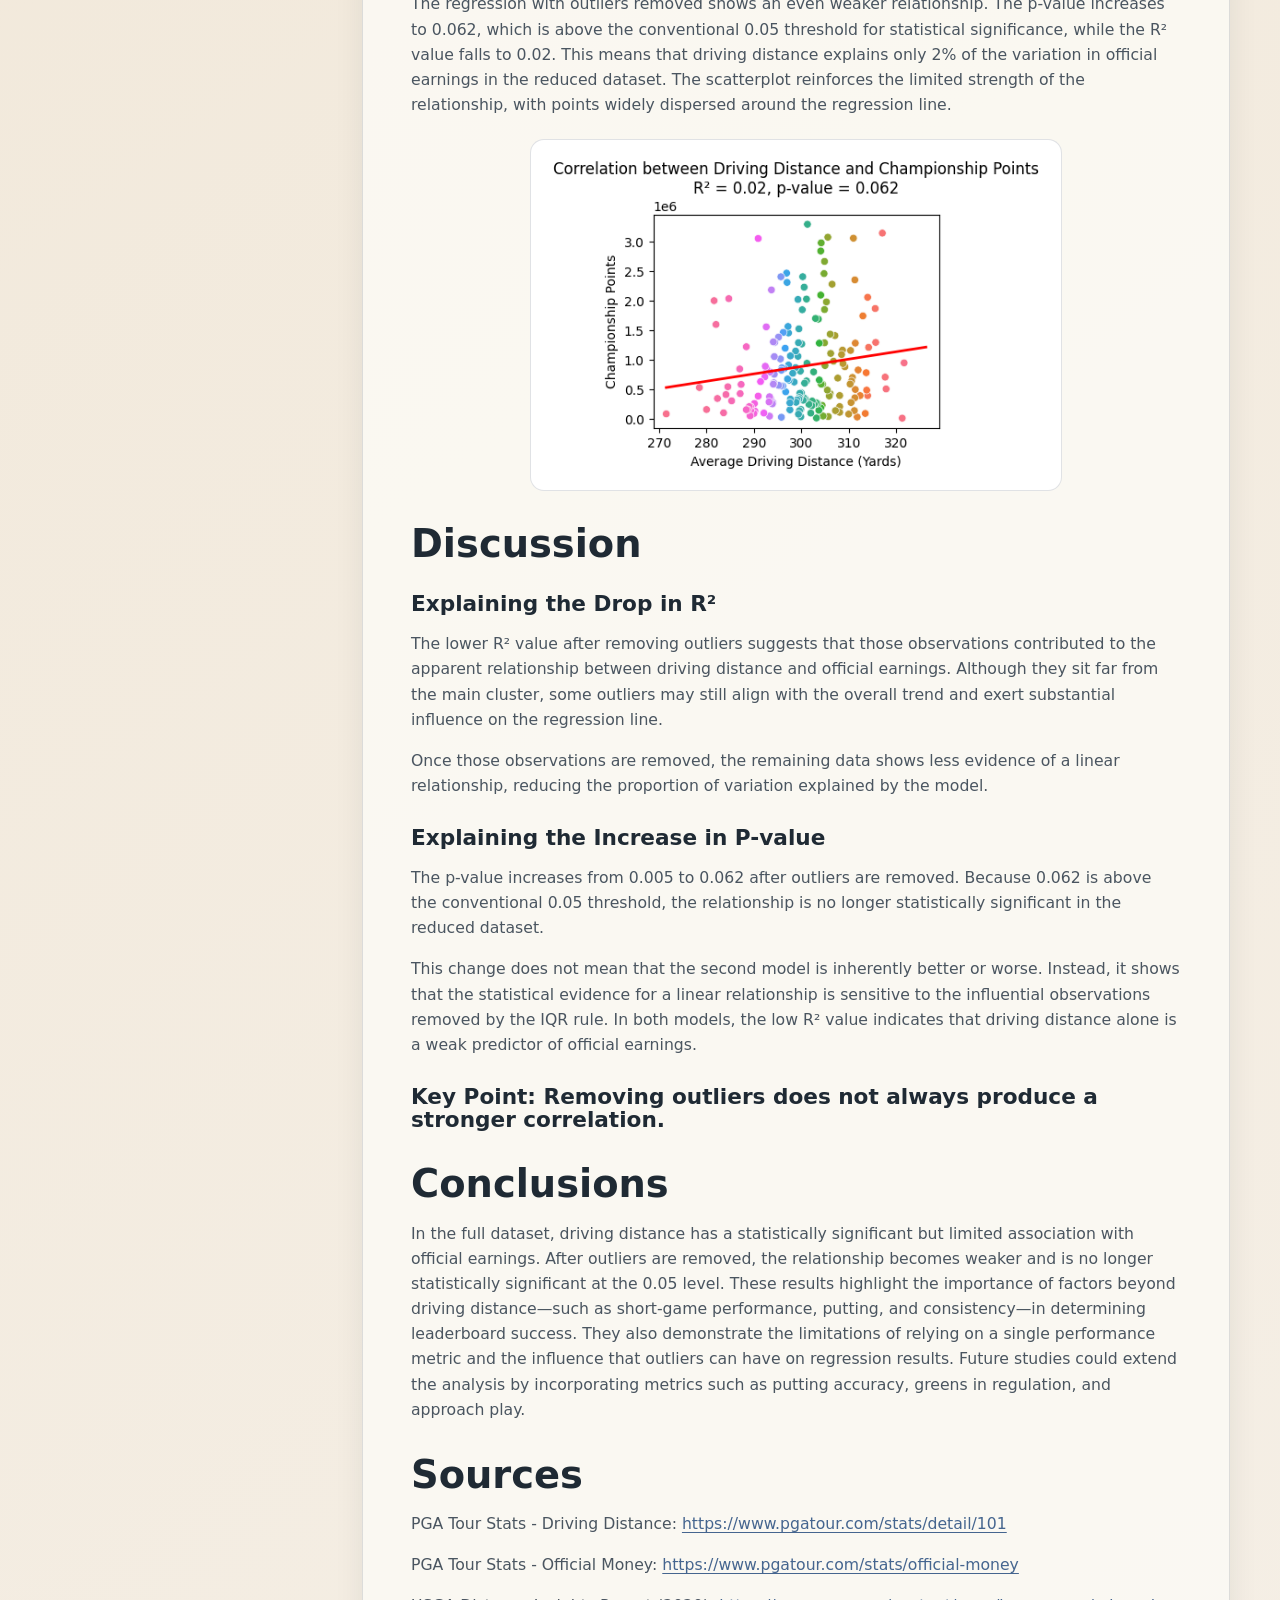
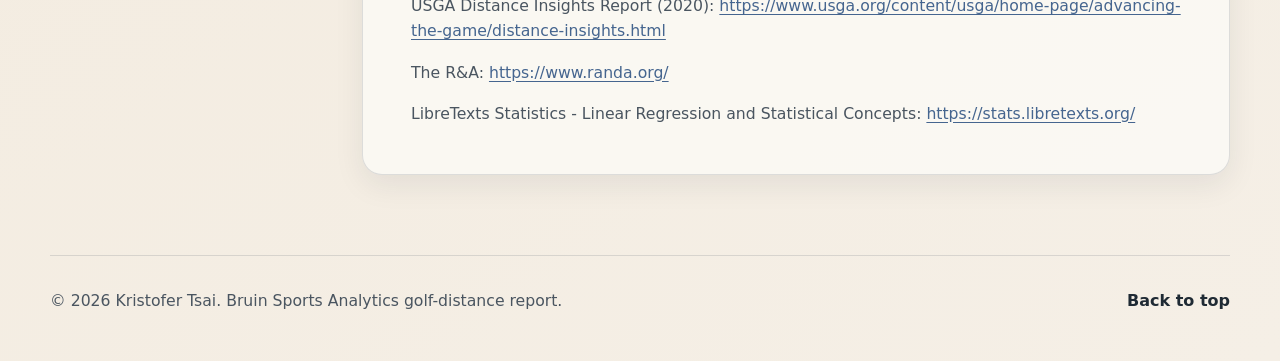
<file: reports/golf-distance-analysis.html>
<!DOCTYPE html>
<html lang="en-GB">
<head>
  <meta charset="UTF-8" />
  <meta name="viewport" content="width=device-width, initial-scale=1.0" />
  <link rel="icon" href="../images/favicon.svg" type="image/svg+xml" />
  <meta name="description" content="A Bruin Sports Analytics article examining the relationship between PGA Tour driving distance, official earnings, and strategic opportunity." />
  <title>Tee it High, Let it Fly: Exploring the Impact of Distance in Modern Golf | Kristofer Tsai</title>
  <link rel="stylesheet" href="../style.css?v=20260718-site-cleanup" />
</head>
<body class="report-page">
  <a class="skip-link" href="#report-content">Skip to report</a>
  <header class="site-header" id="top">
    <nav class="nav" aria-label="Report navigation">
      <a class="brand" href="../index.html#top" aria-label="Kristofer Tsai home">
        <span class="brand-mark">KT</span>
        <span class="brand-text">Kristofer Tsai</span>
      </a>
      <ul class="nav-links report-nav-links">
        <li><a href="../index.html#projects">Reports</a></li>
        <li><a href="../assets/documents/golf-distance-analysis.docx" download>Download DOCX</a></li>
      </ul>
    </nav>
  </header>

  <main id="report-content">
    <section class="report-hero section">
      <a class="back-link" href="../index.html#projects">← Back to Reports</a>
      <p class="eyebrow">Sports Analytics · Regression</p>
      <h1>Tee it High, Let it Fly: Exploring the Impact of Distance in Modern Golf</h1>
      <p class="hero-subtitle">A Bruin Sports Analytics article examining the relationship between PGA Tour driving distance, official earnings, and strategic opportunity.</p>
      <p class="report-meta">Bruin Sports Analytics · UCLA</p>
      <div class="tool-row report-tools">
        <span>Python</span>
        <span>pandas</span>
        <span>Seaborn</span>
        <span>Regression</span>
        <span>PGA Tour Data</span>
      </div>
      <div class="hero-actions">
        <a class="button button-primary" href="../assets/documents/golf-distance-analysis.docx" download>Download DOCX</a>
        <a class="button button-secondary" href="../index.html#contact">Contact</a>
      </div>
    </section>

    <section class="section report-shell" aria-label="Report text">
      <aside class="report-aside" aria-labelledby="golf-takeaway-title">
        <p class="eyebrow" id="golf-takeaway-title">Key takeaway</p>
        <p>Distance matters strategically, but the weak earnings regression shows that driving distance alone explains little of the variation in tournament earnings.</p>
      </aside>
      <article class="report-document">
<p class="report-byline">Kristofer Tsai · BSA Journalism</p>
<h2>Introduction</h2>
<p>In professional golf, distance off the tee is often viewed as a major advantage because it gives players shorter approach shots and better scoring opportunities. As Tiger Woods famously remarked, &quot;The most important club in the bag is the driver, as you can cheat holes, cut corners, and take things out of play with it.&quot; Yet the reality is more nuanced. Many tour champions rank highly in driving distance, but longer shots also carry more risk: the longer the ball stays in the air, the more likely hazards, rough, or missed fairways are to come into play. This analysis examines the relationship between driving distance and winning potential, using PGA Tour data from the 2022–2023 season to explore whether longer drives consistently correlate with leaderboard success.</p>
<h2>Evolution of Driving Distance</h2>
<h3>Distance Insights Report</h3>
<figure><img src="../assets/reports/golf-distance-analysis/image1.png" width="1437" height="1096" loading="lazy" decoding="async" alt="Historical trend chart showing increasing professional golf driving distances"></figure>
<p>Driving distance in professional golf has increased significantly over time, driven by advances in equipment technology, player fitness, and swing optimisation. The preceding chart comes from the 2020 Distance Insights Report, a collaborative study from the USGA and The R&amp;A. It shows that professional driving distances have steadily increased across tours, reflecting the combined influence of modern technology, athleticism, and refined technique.</p>
<h3>Case study: Bay Hill Club &amp; Lodge, hole 6 (par 5)</h3>
<p>Longer drives provide players with a significant advantage, allowing them to approach greens with shorter, more precise clubs and improving their scoring opportunities. This is particularly evident on challenging holes such as the par-5 sixth hole at Bay Hill Club &amp; Lodge, where driving distance can substantially change the strategy.</p>
<figure><img src="../assets/reports/golf-distance-analysis/image2.png" width="2048" height="1153" loading="lazy" decoding="async" alt="Aerial view of the water carry on the par-five sixth hole at Bay Hill Club and Lodge"></figure>
<p>Players like Bryson DeChambeau, known for exceptional power, have shown how cutting across the water hazard with a long drive can leave only a short approach to the green, effectively turning a traditional three-shot hole into a potential eagle opportunity. By contrast, most of the field takes the safer route around the water, adding distance to the second shot and relying on precision to stay in play. This example shows why distance matters strategically, but distance alone does not guarantee leaderboard success. Rory McIlroy, Brandon Matthews, and the tour median illustrate that distinction.</p>
<div class="table-wrap" role="region" aria-label="Selected PGA Tour distance and earnings data" tabindex="0"><table>
<caption>Selected 2022–2023 PGA Tour distance and official earnings</caption>
<thead><tr><th scope="col">Player</th><th scope="col">Average Driving Distance (yards)</th><th scope="col">Official Earnings (USD)</th></tr></thead>
<tbody><tr><th scope="row">Rory McIlroy</th><td>326.30</td><td>$8,536,500</td></tr>
<tr><th scope="row">Brandon Matthews</th><td>321.30</td><td>$15,762</td></tr>
<tr><th scope="row">Tour Median</th><td>300.05</td><td>$711,949.50</td></tr></tbody></table></div>
<p class="report-note">Dataset calculated from official PGA Tour statistics for the 2022–2023 season.</p>
<p>Rory McIlroy’s average driving distance of 326.30 yards aligns with his strong official earnings total of $8,536,500, but this pattern does not hold universally. Brandon Matthews averaged a similar 321.30 yards yet earned only $15,762. Meanwhile, the tour median driving distance of 300.05 yards corresponds to much higher earnings of $711,949.50. This comparison suggests that while driving distance is important, consistency, short-game performance, and putting also play critical roles in determining leaderboard success.</p>
<h2>Definitions</h2>
<p>United States Golf Association (USGA): The organisation that governs golf in the United States and Mexico. The USGA creates the rules, runs major tournaments such as the U.S. Open, and works to grow and protect the game.</p>
<p>Royal and Ancient Golf Club of St Andrews (R&amp;A): The organisation that oversees golf everywhere except the United States and Mexico. The R&amp;A works alongside the USGA to administer the Rules of Golf, set equipment standards, and organise major championships.</p>
<p>Driving Distance: Total distance measured from the teeing ground to the point where the ball comes to rest, regardless of location (fairway, rough, bunker, putting green, etc.). (USGA)</p>
<p>Official Earnings: Total official prize money earned by a PGA Tour member during the season. This differs from FedExCup points, which use a separate ranking system.</p>
<p>Linear Regression: A statistical method that models the relationship between a dependent variable and one or more independent variables by fitting a linear equation to observed data. The equation has the form Y = mX + c, where Y is the predicted value, m is the slope of the line, and c is the y-intercept. (LibreTexts Stats)</p>
<p>R-squared: A statistical measure indicating the proportion of variance in the dependent variable that can be predicted from the independent variable(s). It ranges from 0 to 1, with higher values indicating a stronger fit. (LibreTexts Stats)</p>
<p>P-value: The probability of obtaining results at least as extreme as the observed results, assuming the null hypothesis is true. A common threshold for statistical significance is p &lt; 0.05. (LibreTexts Stats)</p>
<p>Bin Analysis: The process of dividing continuous data into discrete intervals, or &quot;bins&quot;, to make distributions, frequencies, and trends easier to interpret.</p>
<h2>Sourcing the Dataset</h2>
<p>Three major professional tours were considered when sourcing a reliable dataset for elite-level golf performance: the PGA Tour, LIV Golf, and the DP World Tour.</p>
<h3>Why the PGA Tour?</h3>
<p>The PGA Tour provides the most complete and accessible dataset for this analysis. LIV Golf is excluded because its format and incentive structure differ substantially, making direct comparisons less reliable for this purpose. The DP World Tour is also excluded because its public data is less detailed and accessible than PGA Tour data.</p>
<h3>Selecting the Relevant Statistics</h3>
<p>From PGA Tour statistics, we selected two datasets from the latest complete season available for the project, 2022–2023:</p>
<ul>
  <li>Dataset 1 - Driving Distance: <a href="https://www.pgatour.com/stats/detail/101" target="_blank" rel="noopener">https://www.pgatour.com/stats/detail/101</a></li>
  <li>Dataset 2 - PGA Tour Official Money: <a href="https://www.pgatour.com/stats/official-money" target="_blank" rel="noopener">https://www.pgatour.com/stats/official-money</a></li>
</ul>
<p>Official earnings were chosen as the measure of tournament success because they share the same competition timeline as the driving-distance statistics, making player and tournament comparisons more consistent.</p>
<figure><img src="../assets/reports/golf-distance-analysis/image3.png" width="686" height="547" loading="lazy" decoding="async" alt="Histogram of average PGA Tour driving distance for the 2022–2023 season"></figure>
<h3>Dataset 1: Driving Distance</h3>
<p>The histogram displays the average driving distances, in yards, for PGA Tour players during the 2022–2023 season. It shows a central cluster around the 295–305-yard range, with fewer players averaging more than 310 yards or less than 280 yards. This indicates that most players perform within a relatively narrow range of driving distances, highlighting the consistency of the professional field.</p>
<figure><img src="../assets/reports/golf-distance-analysis/image4.png" width="695" height="547" loading="lazy" decoding="async" alt="Histogram of 2022–2023 PGA Tour official earnings; the original chart title incorrectly labels the values as championship points"></figure>
<h3>Dataset 2: PGA Tour Official Earnings</h3>
<p>The histogram displays the distribution of official earnings for players in the 2022–2023 season. It is strongly skewed, with most players earning less than $1 million and only a small number exceeding that total. This reflects the disparity in performance across the field.</p>
<p class="report-correction" role="note"><strong>Terminology correction:</strong> The original charts below label the outcome measure as “Championship Points”. The PGA Tour source and the million-scale values represent official earnings, so the surrounding analysis uses the corrected term.</p>
<h2>Methodology</h2>
<p>This analysis uses linear regression to study the relationship between driving distance and official earnings. The first regression uses the complete dataset, accounting for every PGA Tour player and providing a comprehensive view of the relationship.</p>
<p>Next, the 1.5 × IQR rule is used to identify and remove statistical outliers before the regression is run again. Comparing the two models shows whether extreme data points materially affect the observed relationship.</p>
<p>The two approaches are:</p>
<ul>
  <li>Linear regression on the full dataset</li>
  <li>Linear regression with outliers removed</li>
</ul>
<h3>More on Linear Regression</h3>
<p>Linear regression is used in this analysis to explore the relationship between driving distance (independent variable) and official earnings (dependent variable). This method helps determine whether longer drives can predict higher earnings. The underlying assumption of linear regression is that the relationship between these variables is linear, meaning that as driving distance increases or decreases, official earnings are expected to change proportionally.</p>
<p>The regression equation can be expressed as: Official Earnings = (m &#215; Driving Distance) + c, where m represents the slope, or the rate of change in earnings for each yard of driving distance, and c is the y-intercept.</p>
<p>Two key results from the regression analysis are:</p>
<p>R-squared (R&#178;): This measures how much of the variation in official earnings is explained by driving distance. For example, an R&#178; value of 0.04 (4%) indicates that driving distance accounts for only a small proportion of the variation, suggesting other factors significantly influence earnings.</p>
<p>P-value: This indicates how compatible the observed data are with a null hypothesis of no linear association. A p-value below 0.05 is conventionally treated as evidence against that hypothesis; it does not measure the probability that a relationship is coincidental. In this analysis, the p-value of 0.005 suggests a measurable, though limited, association between driving distance and official earnings.</p>
<p>While linear regression helps quantify this relationship, the relatively low R&#178; value in this study highlights that factors beyond driving distance—such as short-game performance, putting, and consistency—are critical in determining a golfer’s success.</p>
<h2>Findings</h2>
<h3>Linear Regression: Coefficient of Determination R² = 0.04</h3>
<p class="report-note">p-value: 0.005</p>
<p>The linear regression results show a statistically significant association between driving distance and official earnings (p-value = 0.005), but the model’s explanatory power is limited, as indicated by the low R&#178; value of 0.04. Driving distance explains only 4% of the variation in earnings within this model. The scatterplot further illustrates the weak relationship, with data points widely dispersed around the regression line and other factors playing a much larger role in tournament success.</p>
<figure><img src="../assets/reports/golf-distance-analysis/image5.png" width="547" height="352" loading="lazy" decoding="async" alt="Scatterplot and regression line relating driving distance to official earnings, with R-squared 0.04 and p-value 0.005"></figure>
<h3>Linear Regression with Outliers Removed: Coefficient of Determination R² = 0.02</h3>
<p class="report-note">p-value: 0.062</p>
<p>The regression with outliers removed shows an even weaker relationship. The p-value increases to 0.062, which is above the conventional 0.05 threshold for statistical significance, while the R&#178; value falls to 0.02. This means that driving distance explains only 2% of the variation in official earnings in the reduced dataset. The scatterplot reinforces the limited strength of the relationship, with points widely dispersed around the regression line.</p>
<figure><img src="../assets/reports/golf-distance-analysis/image6.png" width="547" height="352" loading="lazy" decoding="async" alt="Scatterplot and regression line after outlier removal, with R-squared 0.02 and p-value 0.062"></figure>
<h2>Discussion</h2>
<h3>Explaining the Drop in R²</h3>
<p>The lower R² value after removing outliers suggests that those observations contributed to the apparent relationship between driving distance and official earnings. Although they sit far from the main cluster, some outliers may still align with the overall trend and exert substantial influence on the regression line.</p>
<p>Once those observations are removed, the remaining data shows less evidence of a linear relationship, reducing the proportion of variation explained by the model.</p>
<h3>Explaining the Increase in P-value</h3>
<p>The p-value increases from 0.005 to 0.062 after outliers are removed. Because 0.062 is above the conventional 0.05 threshold, the relationship is no longer statistically significant in the reduced dataset.</p>
<p>This change does not mean that the second model is inherently better or worse. Instead, it shows that the statistical evidence for a linear relationship is sensitive to the influential observations removed by the IQR rule. In both models, the low R² value indicates that driving distance alone is a weak predictor of official earnings.</p>
<h3>Key Point: Removing outliers does not always produce a stronger correlation.</h3>
<h2>Conclusions</h2>
<p>In the full dataset, driving distance has a statistically significant but limited association with official earnings. After outliers are removed, the relationship becomes weaker and is no longer statistically significant at the 0.05 level. These results highlight the importance of factors beyond driving distance—such as short-game performance, putting, and consistency—in determining leaderboard success. They also demonstrate the limitations of relying on a single performance metric and the influence that outliers can have on regression results. Future studies could extend the analysis by incorporating metrics such as putting accuracy, greens in regulation, and approach play.</p>
<h2>Sources</h2>
<p>PGA Tour Stats - Driving Distance: <a href="https://www.pgatour.com/stats/detail/101" target="_blank" rel="noopener">https://www.pgatour.com/stats/detail/101</a></p>
<p>PGA Tour Stats - Official Money: <a href="https://www.pgatour.com/stats/official-money" target="_blank" rel="noopener">https://www.pgatour.com/stats/official-money</a></p>
<p>USGA Distance Insights Report (2020): <a href="https://www.usga.org/content/usga/home-page/advancing-the-game/distance-insights.html" target="_blank" rel="noopener">https://www.usga.org/content/usga/home-page/advancing-the-game/distance-insights.html</a></p>
<p>The R&amp;A: <a href="https://www.randa.org/" target="_blank" rel="noopener">https://www.randa.org/</a></p>
<p>LibreTexts Statistics - Linear Regression and Statistical Concepts: <a href="https://stats.libretexts.org/" target="_blank" rel="noopener">https://stats.libretexts.org/</a></p>
      </article>
    </section>
  </main>

  <footer class="site-footer">
    <p>© <span id="year"></span> Kristofer Tsai. Bruin Sports Analytics golf-distance report.</p>
    <a href="#top">Back to top</a>
  </footer>

  <script src="../script.js?v=20260718-site-cleanup"></script>
</body>
</html>
</file>
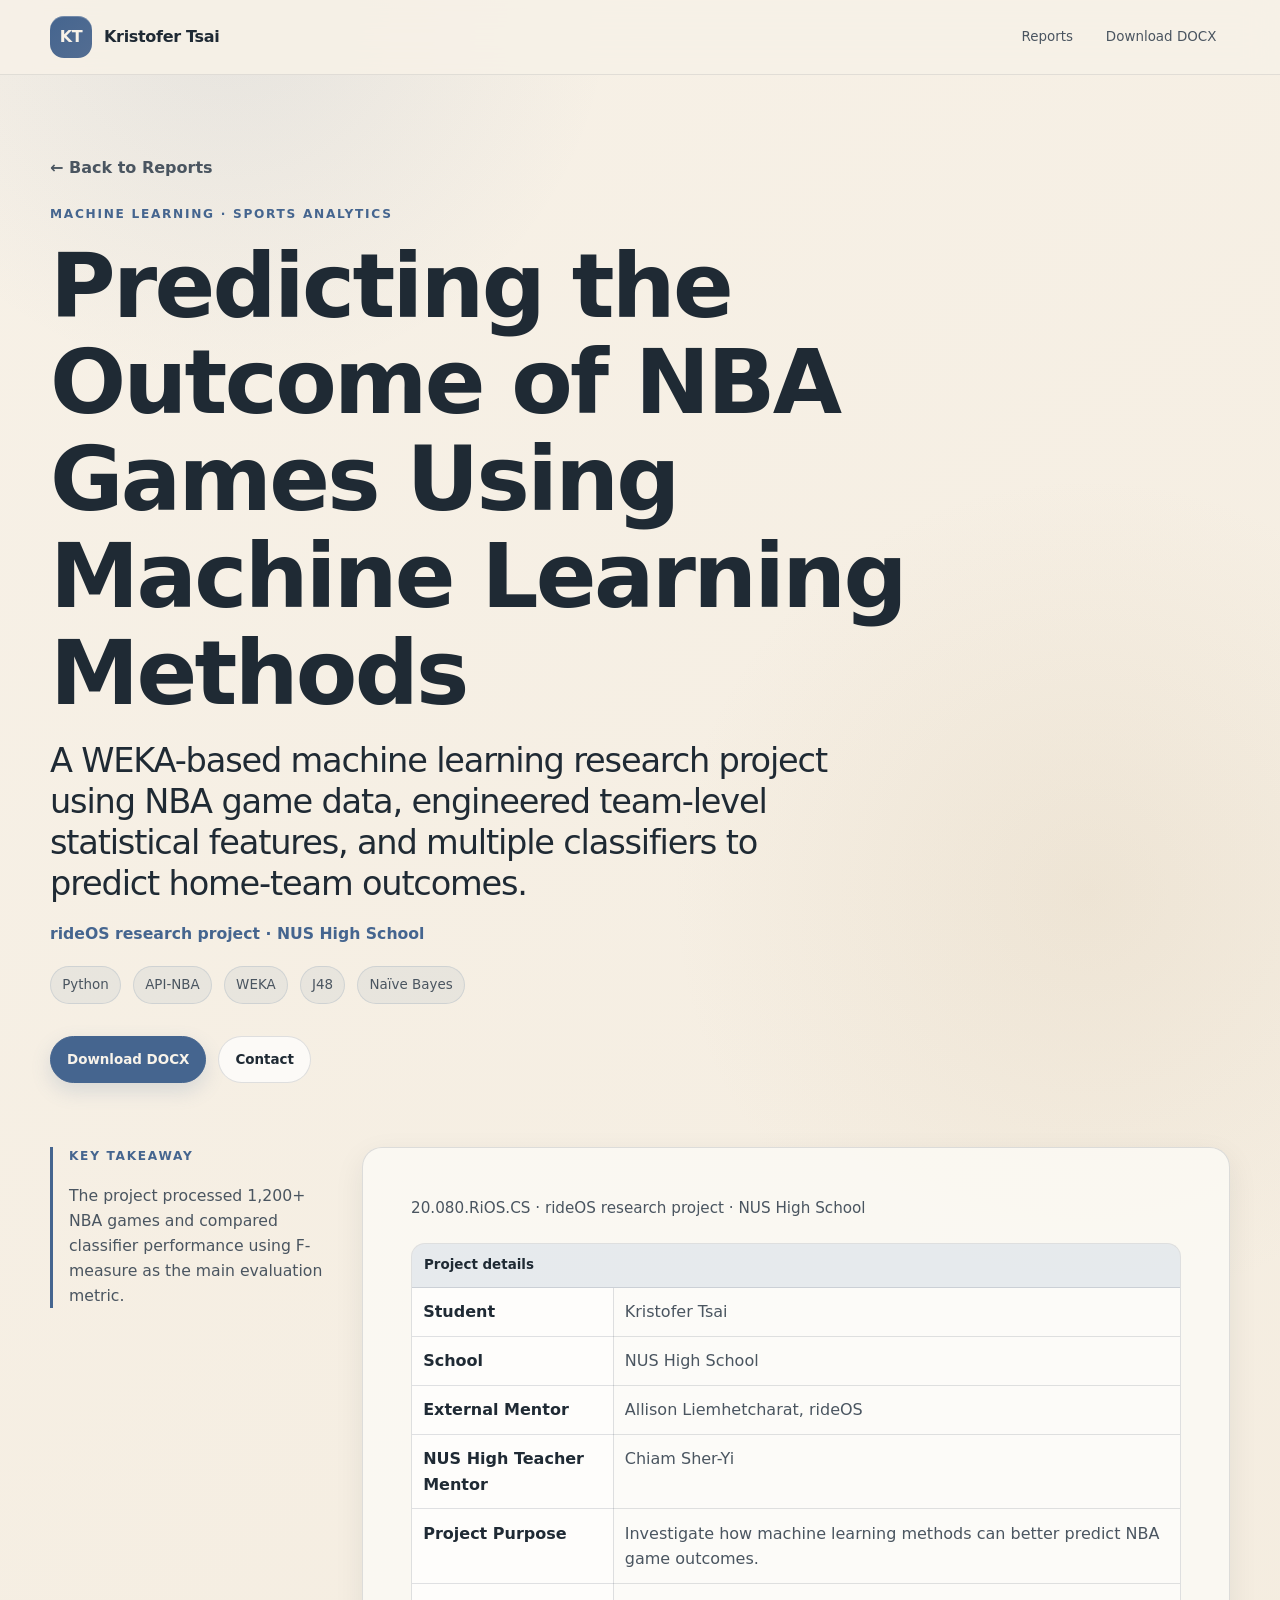
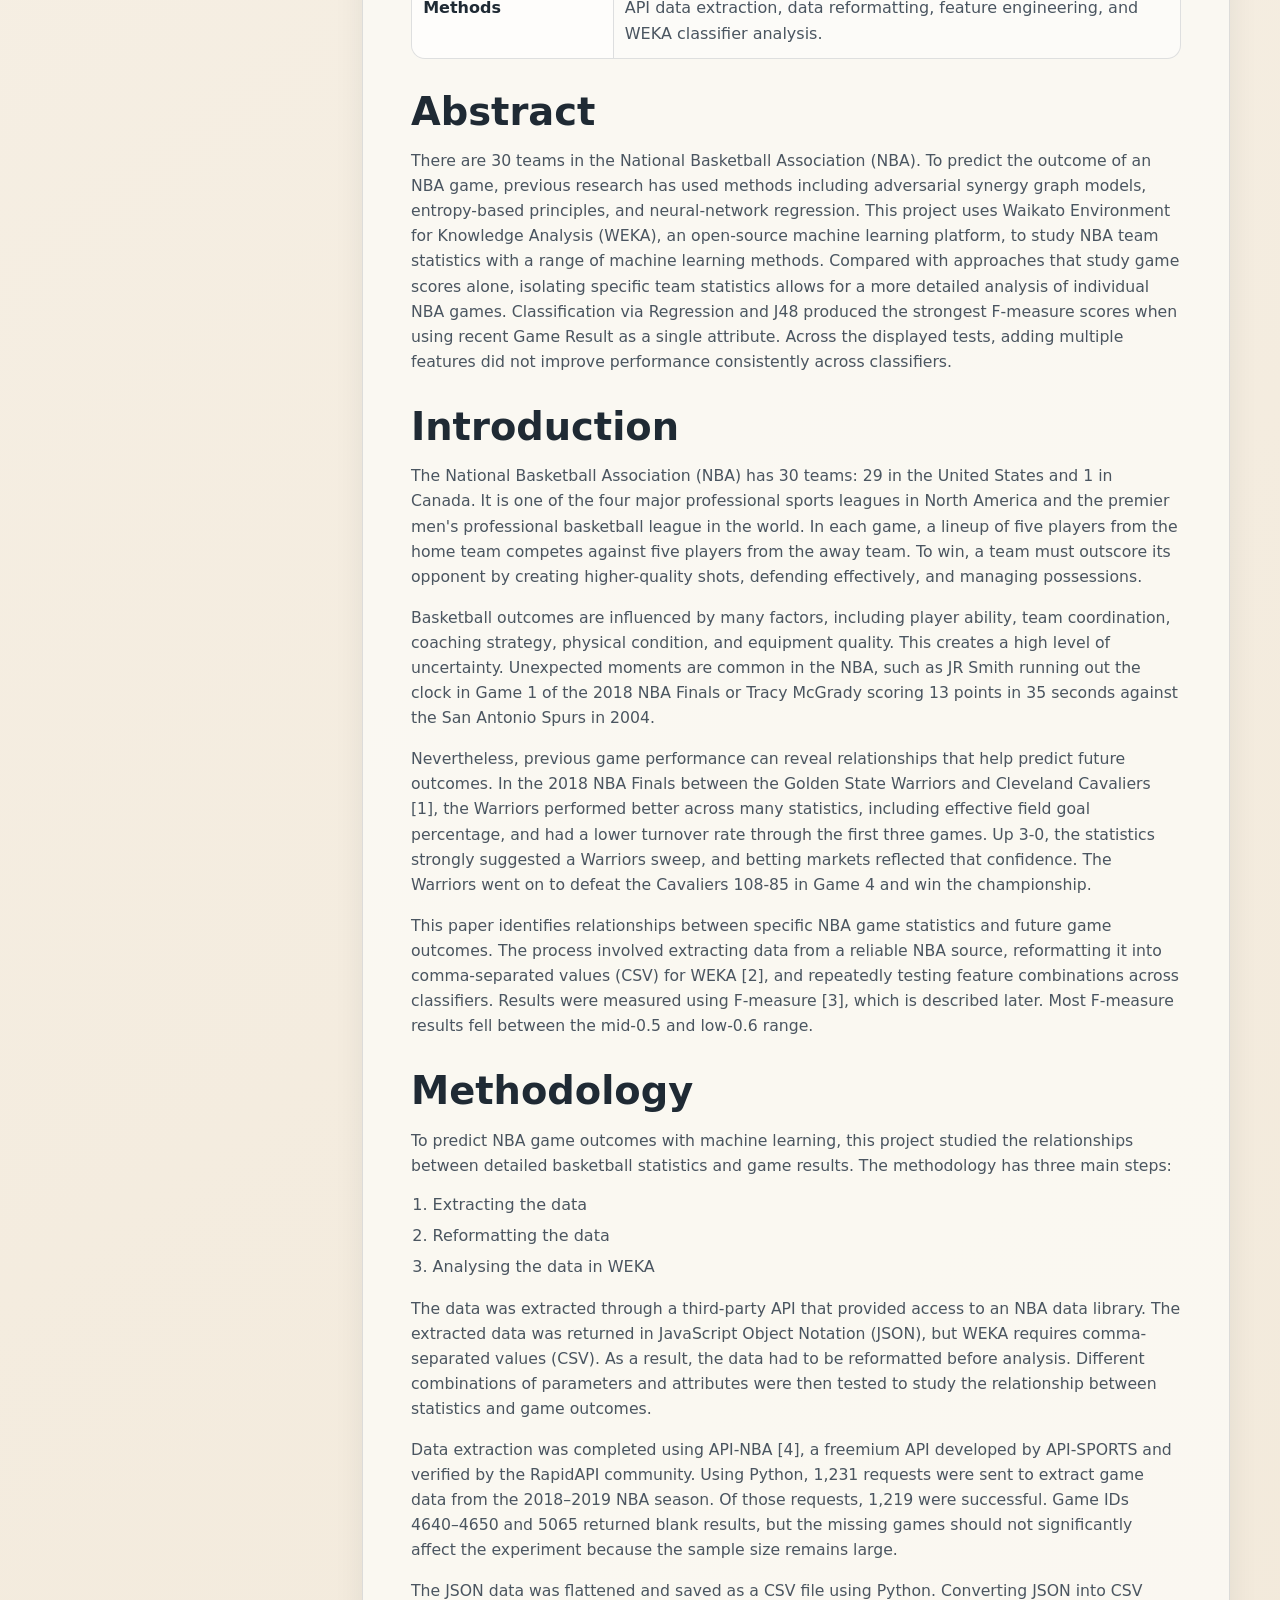
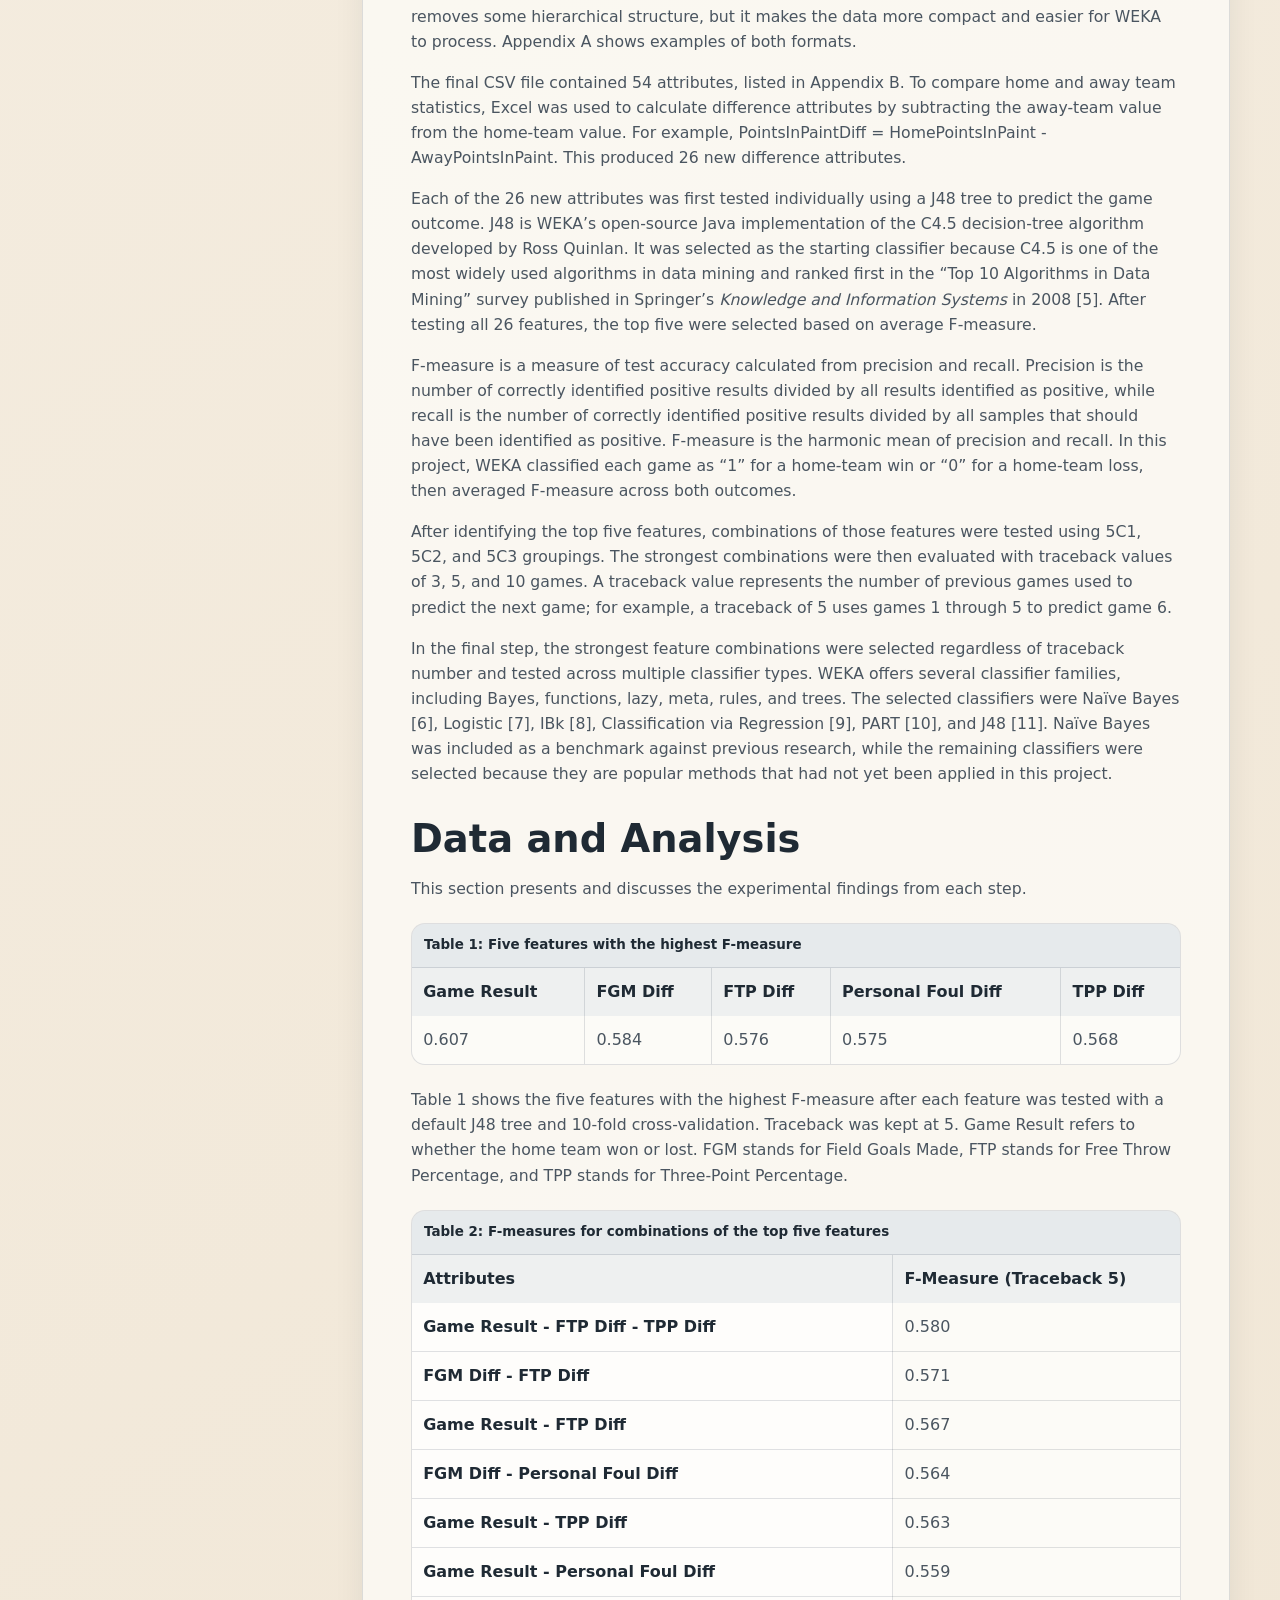
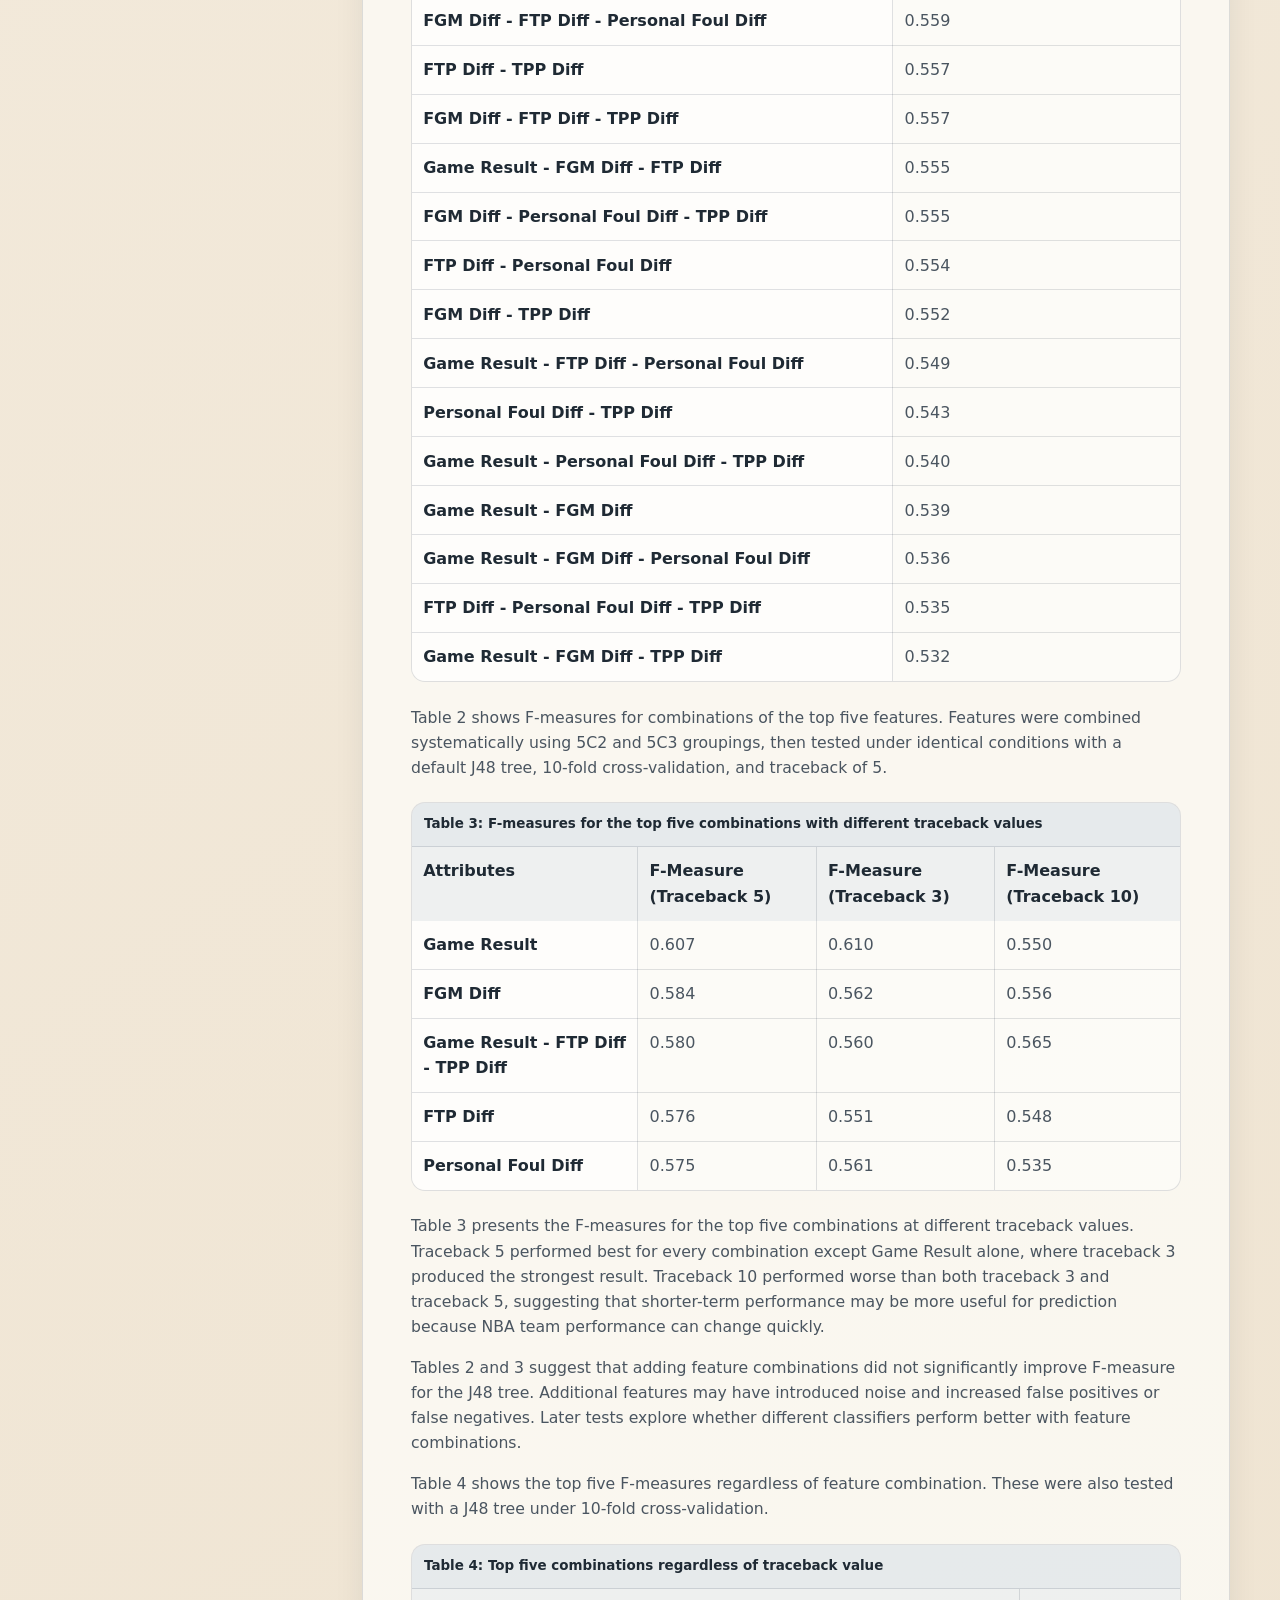
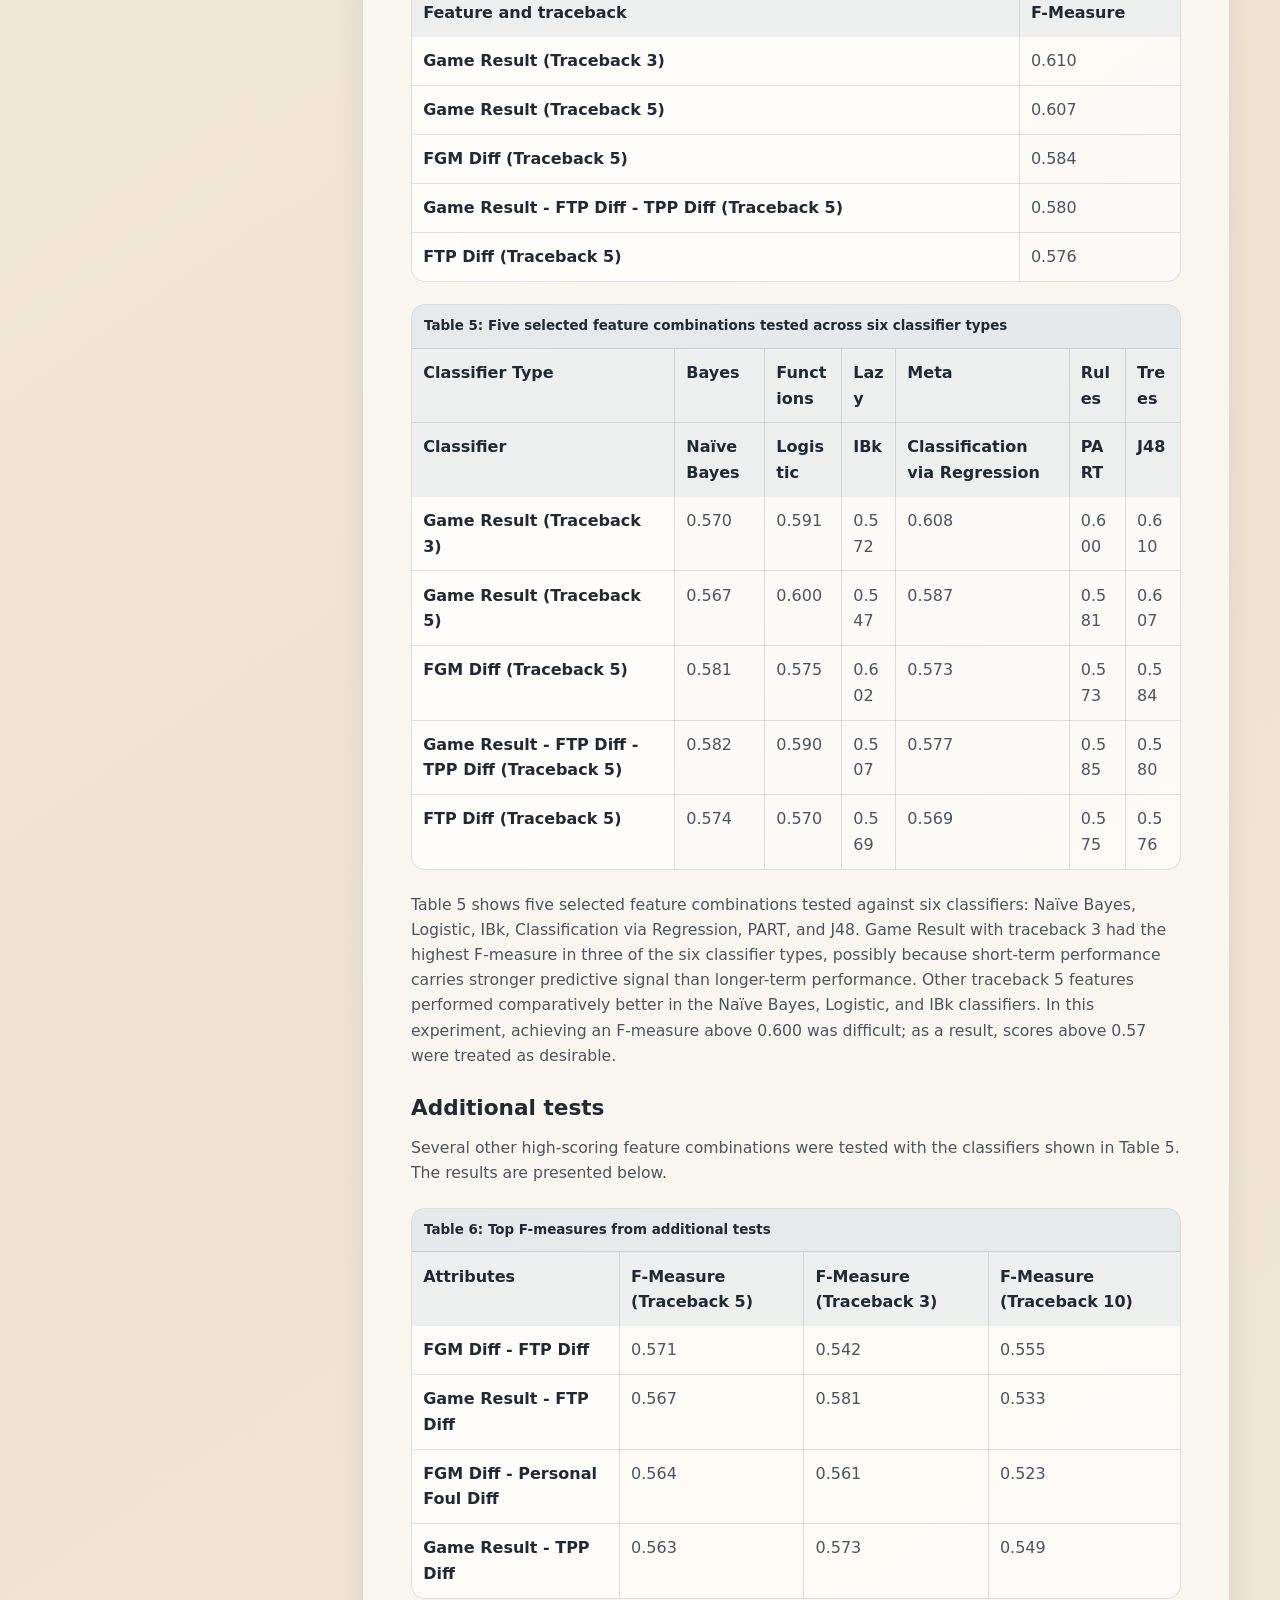
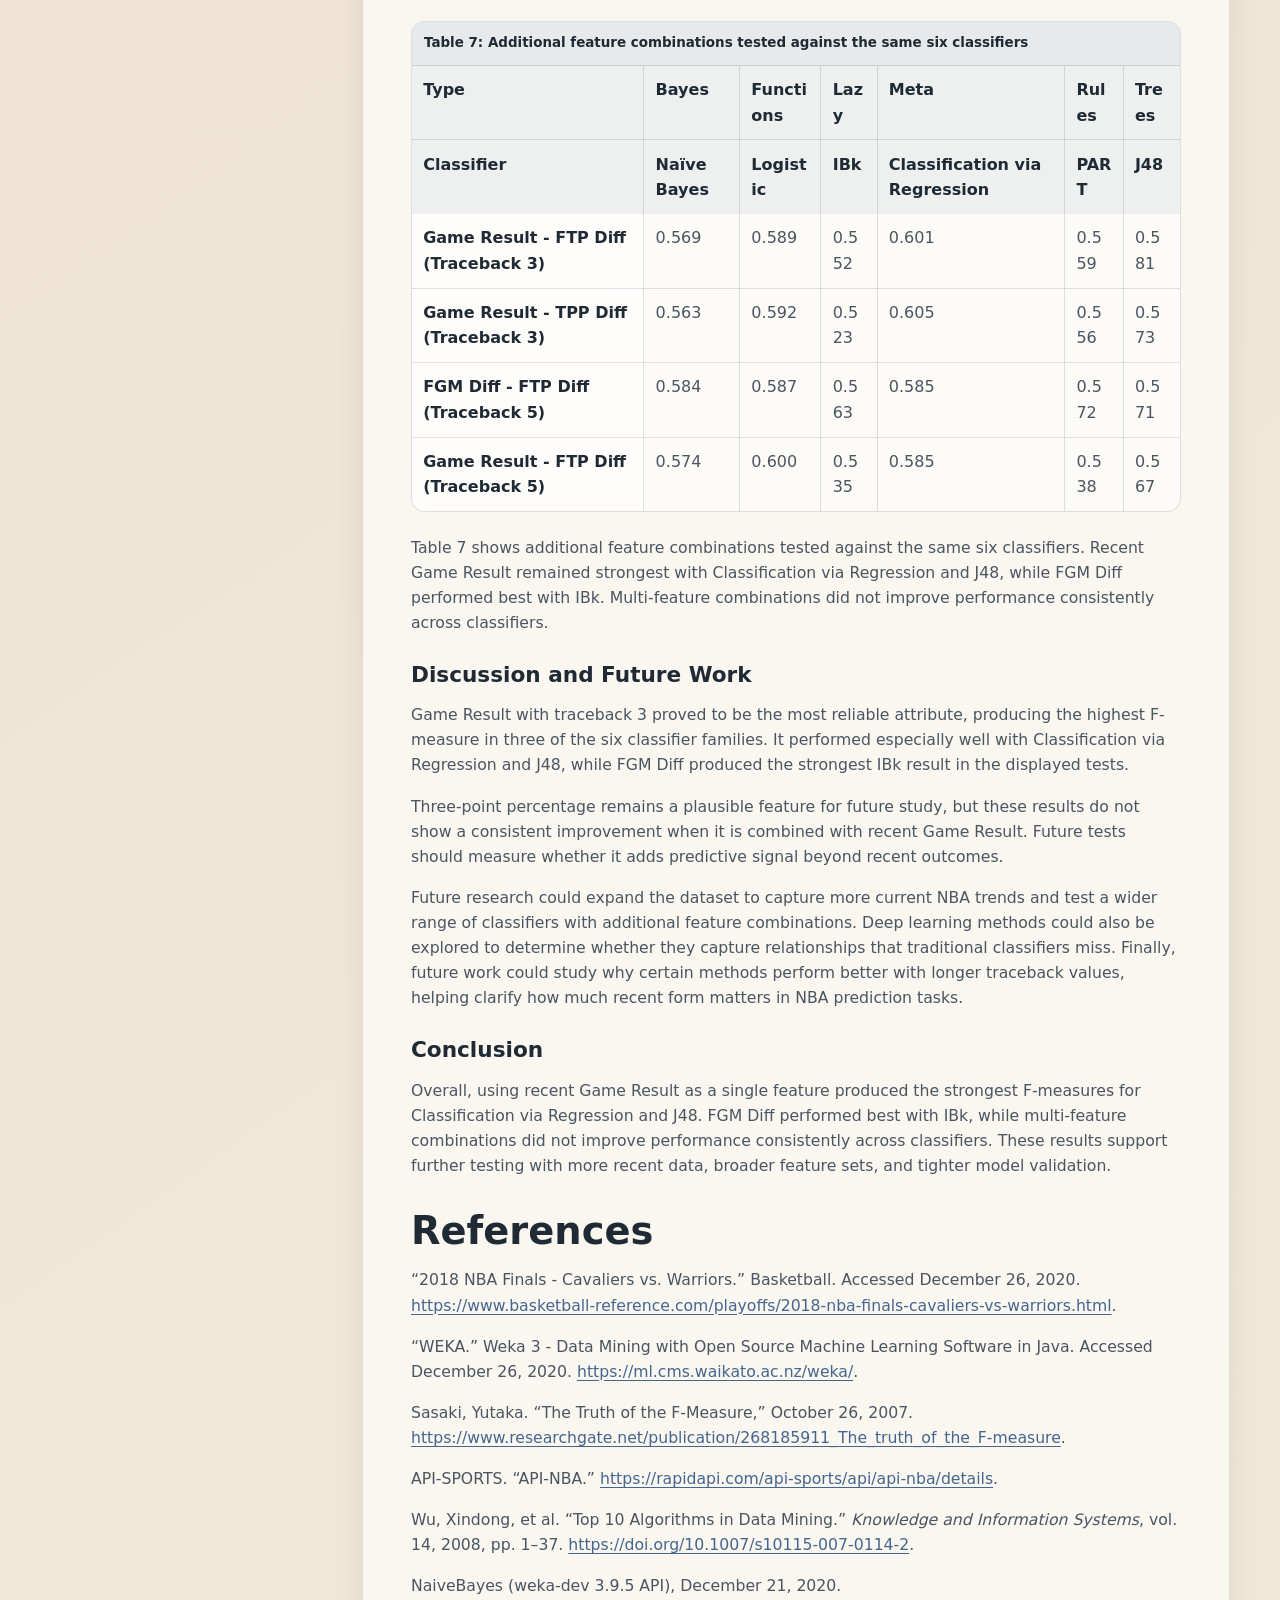
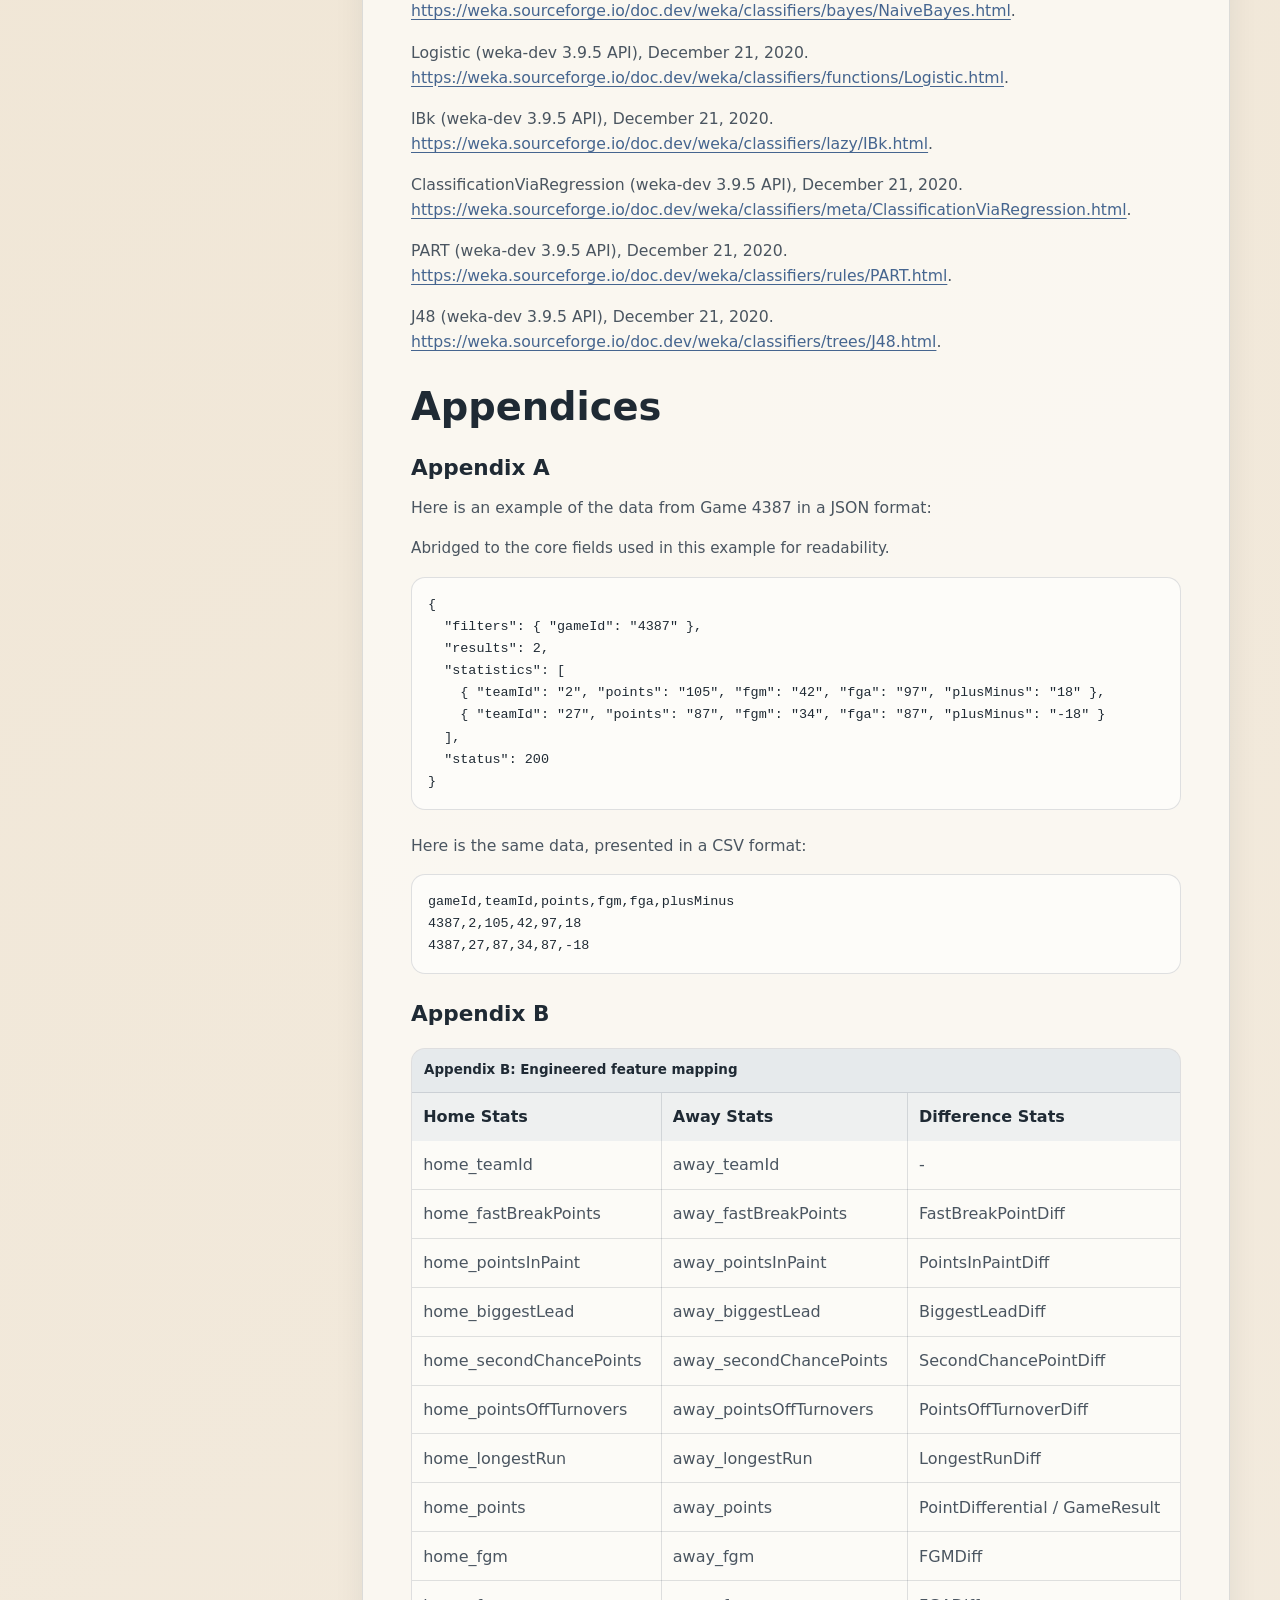
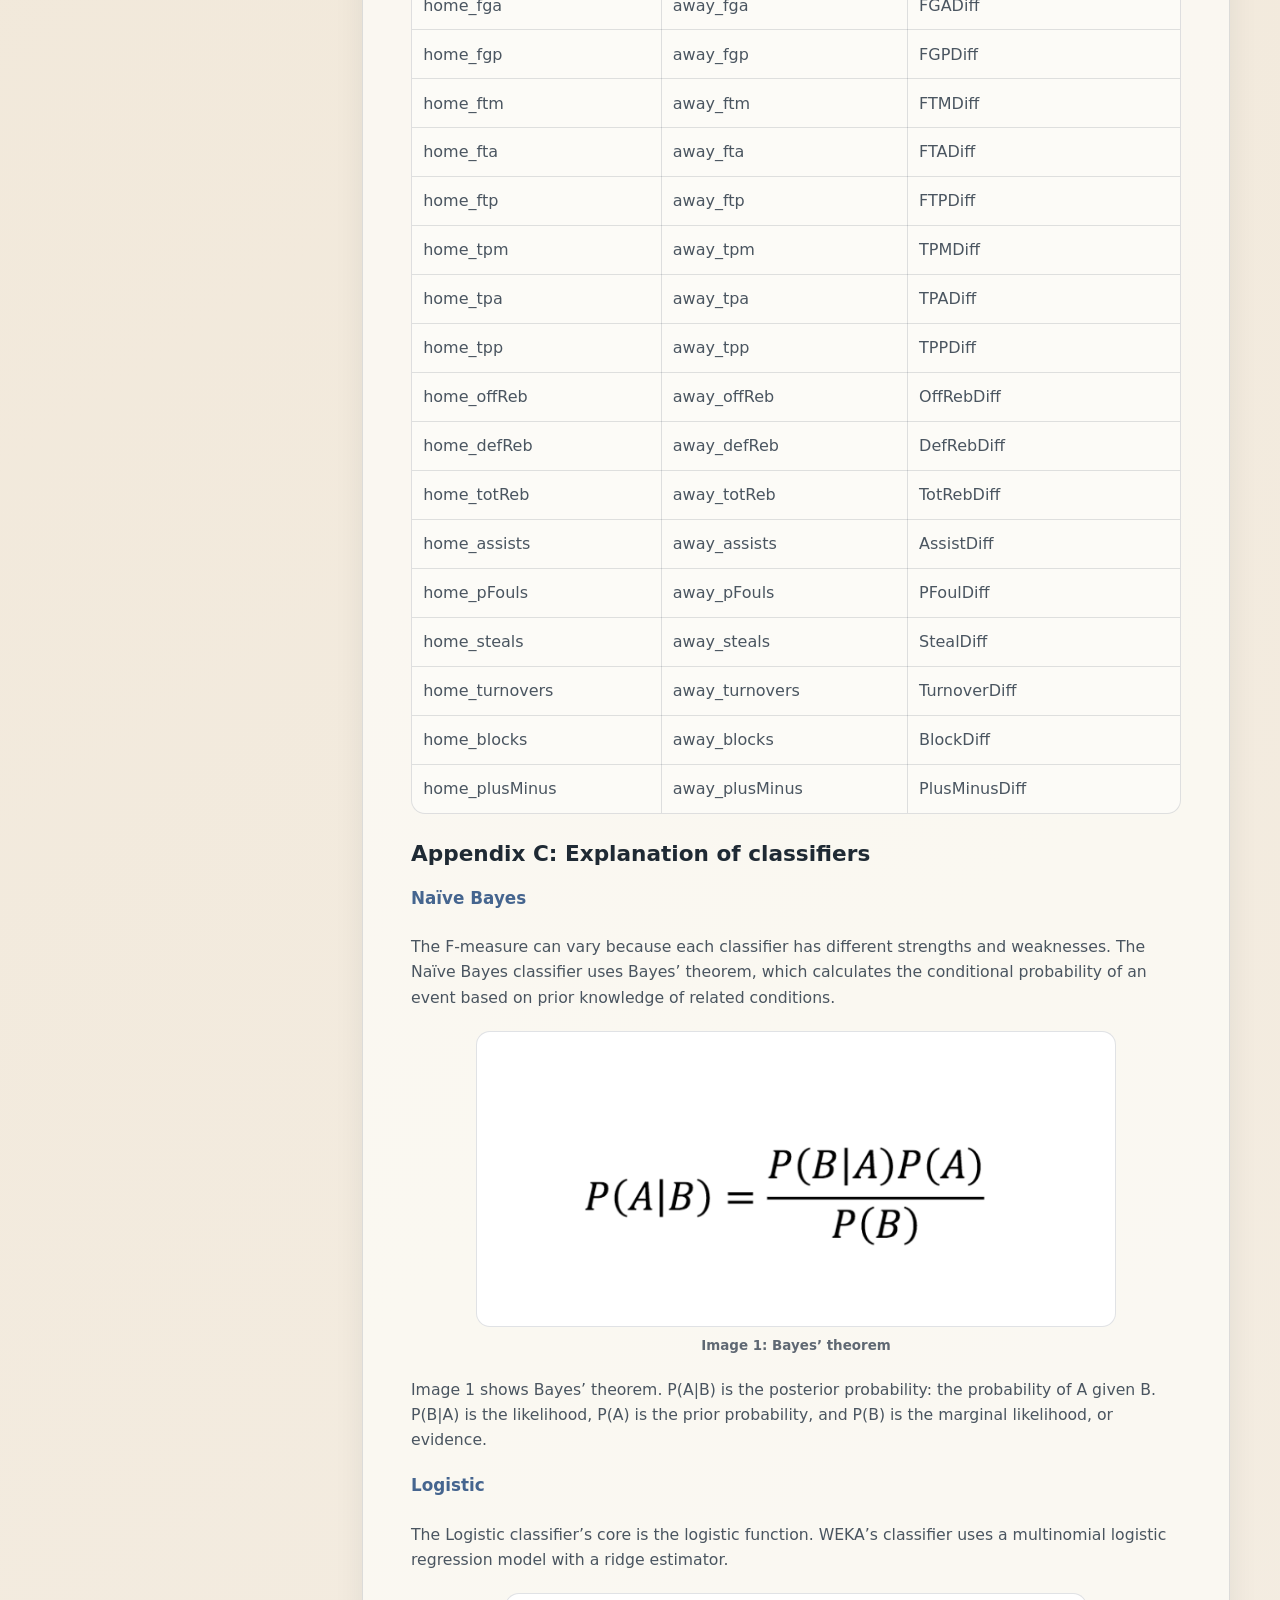
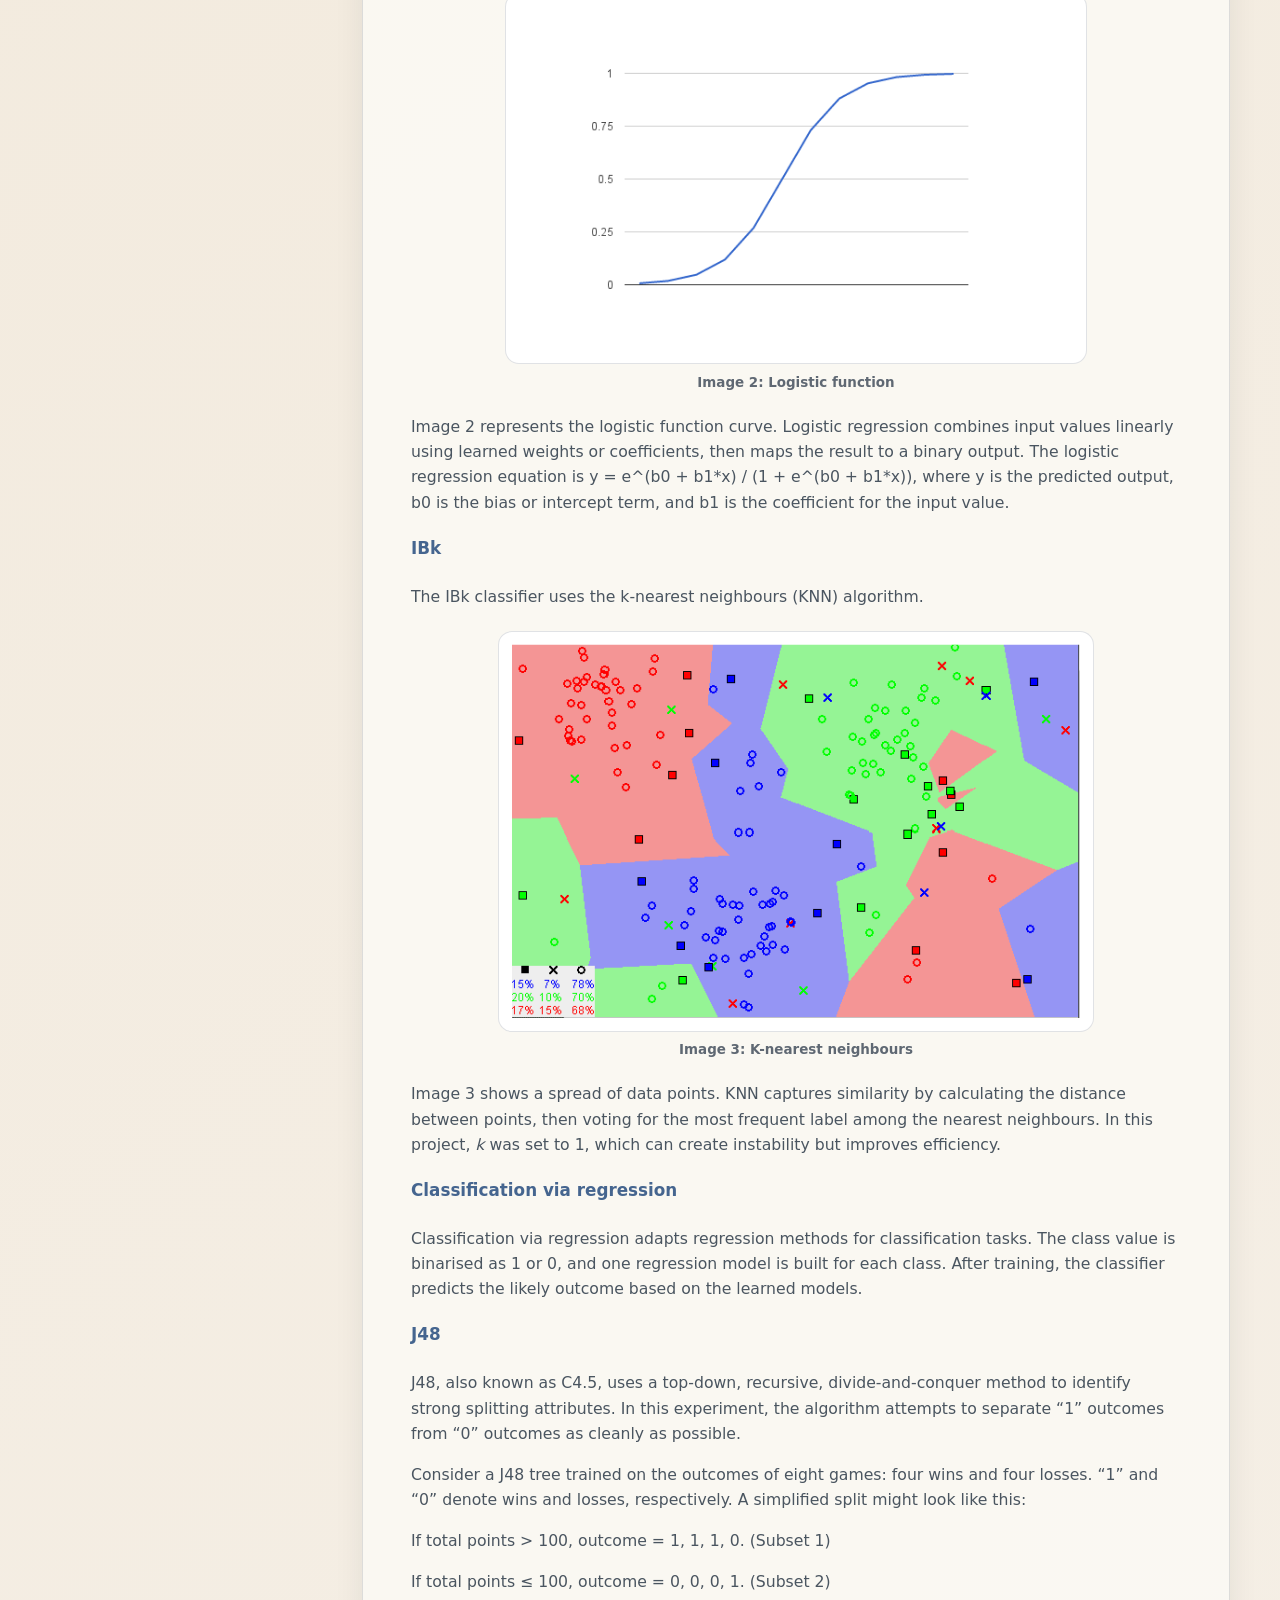
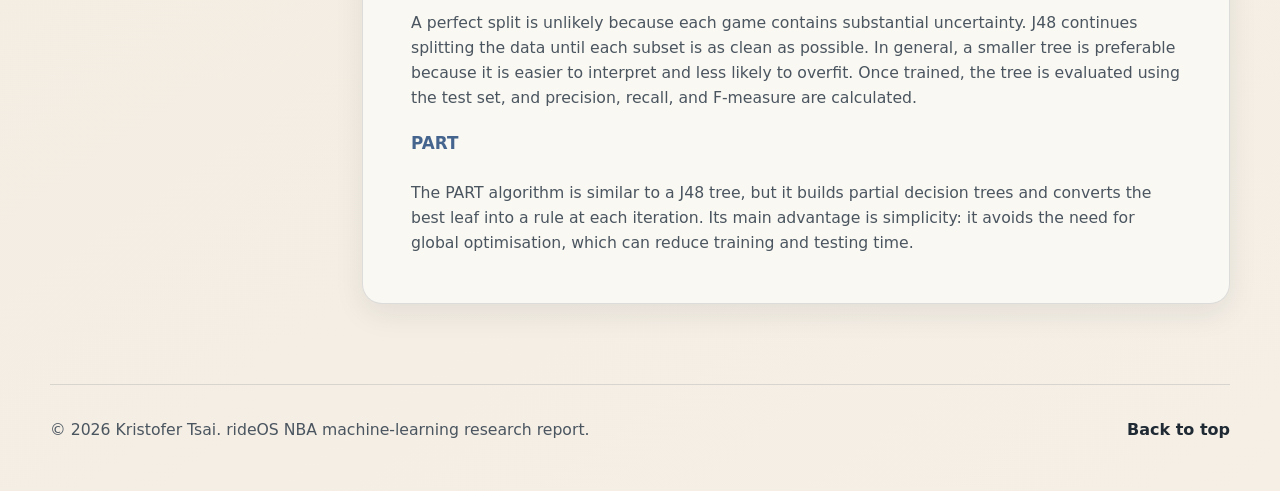
<file: reports/nba-outcome-prediction.html>
<!DOCTYPE html>
<html lang="en-GB">
<head>
  <meta charset="UTF-8" />
  <meta name="viewport" content="width=device-width, initial-scale=1.0" />
  <link rel="icon" href="../images/favicon.svg" type="image/svg+xml" />
  <meta name="description" content="A WEKA-based machine learning research project using NBA game data, engineered team-level statistical features, and multiple classifiers to predict home-team outcomes." />
  <title>Predicting the Outcome of NBA Games Using Machine Learning Methods | Kristofer Tsai</title>
  <link rel="stylesheet" href="../style.css?v=20260718-site-cleanup" />
</head>
<body class="report-page">
  <a class="skip-link" href="#report-content">Skip to report</a>
  <header class="site-header" id="top">
    <nav class="nav" aria-label="Report navigation">
      <a class="brand" href="../index.html#top" aria-label="Kristofer Tsai home">
        <span class="brand-mark">KT</span>
        <span class="brand-text">Kristofer Tsai</span>
      </a>
      <ul class="nav-links report-nav-links">
        <li><a href="../index.html#projects">Reports</a></li>
        <li><a href="../assets/documents/nba-outcome-prediction.docx" download>Download DOCX</a></li>
      </ul>
    </nav>
  </header>

  <main id="report-content">
    <section class="report-hero section">
      <a class="back-link" href="../index.html#projects">← Back to Reports</a>
      <p class="eyebrow">Machine Learning · Sports Analytics</p>
      <h1>Predicting the Outcome of NBA Games Using Machine Learning Methods</h1>
      <p class="hero-subtitle">A WEKA-based machine learning research project using NBA game data, engineered team-level statistical features, and multiple classifiers to predict home-team outcomes.</p>
      <p class="report-meta">rideOS research project · NUS High School</p>
      <div class="tool-row report-tools">
        <span>Python</span>
        <span>API-NBA</span>
        <span>WEKA</span>
        <span>J48</span>
        <span>Naïve Bayes</span>
      </div>
      <div class="hero-actions">
        <a class="button button-primary" href="../assets/documents/nba-outcome-prediction.docx" download>Download DOCX</a>
        <a class="button button-secondary" href="../index.html#contact">Contact</a>
      </div>
    </section>

    <section class="section report-shell" aria-label="Report text">
      <aside class="report-aside" aria-labelledby="nba-takeaway-title">
        <p class="eyebrow" id="nba-takeaway-title">Key takeaway</p>
        <p>The project processed 1,200+ NBA games and compared classifier performance using F-measure as the main evaluation metric.</p>
      </aside>
      <article class="report-document">
<p class="report-note">20.080.RiOS.CS · rideOS research project · NUS High School</p>
<div class="table-wrap" role="region" aria-label="Project details" tabindex="0"><table><caption>Project details</caption><tbody>
<tr><th scope="row">Student</th><td>Kristofer Tsai</td></tr>
<tr><th scope="row">School</th><td>NUS High School</td></tr>
<tr><th scope="row">External Mentor</th><td>Allison Liemhetcharat, rideOS</td></tr>
<tr><th scope="row">NUS High Teacher Mentor</th><td>Chiam Sher-Yi</td></tr>
<tr><th scope="row">Project Purpose</th><td>Investigate how machine learning methods can better predict NBA game outcomes.</td></tr>
<tr><th scope="row">Methods</th><td>API data extraction, data reformatting, feature engineering, and WEKA classifier analysis.</td></tr>
</tbody></table></div>
<h2>Abstract</h2>
<p>There are 30 teams in the National Basketball Association (NBA). To predict the outcome of an NBA game, previous research has used methods including adversarial synergy graph models, entropy-based principles, and neural-network regression. This project uses Waikato Environment for Knowledge Analysis (WEKA), an open-source machine learning platform, to study NBA team statistics with a range of machine learning methods. Compared with approaches that study game scores alone, isolating specific team statistics allows for a more detailed analysis of individual NBA games. Classification via Regression and J48 produced the strongest F-measure scores when using recent Game Result as a single attribute. Across the displayed tests, adding multiple features did not improve performance consistently across classifiers.</p>
<h2>Introduction</h2>
<p>The National Basketball Association (NBA) has 30 teams: 29 in the United States and 1 in Canada. It is one of the four major professional sports leagues in North America and the premier men&#39;s professional basketball league in the world. In each game, a lineup of five players from the home team competes against five players from the away team. To win, a team must outscore its opponent by creating higher-quality shots, defending effectively, and managing possessions.</p>
<p>Basketball outcomes are influenced by many factors, including player ability, team coordination, coaching strategy, physical condition, and equipment quality. This creates a high level of uncertainty. Unexpected moments are common in the NBA, such as JR Smith running out the clock in Game 1 of the 2018 NBA Finals or Tracy McGrady scoring 13 points in 35 seconds against the San Antonio Spurs in 2004.</p>
<p>Nevertheless, previous game performance can reveal relationships that help predict future outcomes. In the 2018 NBA Finals between the Golden State Warriors and Cleveland Cavaliers [1], the Warriors performed better across many statistics, including effective field goal percentage, and had a lower turnover rate through the first three games. Up 3-0, the statistics strongly suggested a Warriors sweep, and betting markets reflected that confidence. The Warriors went on to defeat the Cavaliers 108-85 in Game 4 and win the championship.</p>
<p>This paper identifies relationships between specific NBA game statistics and future game outcomes. The process involved extracting data from a reliable NBA source, reformatting it into comma-separated values (CSV) for WEKA [2], and repeatedly testing feature combinations across classifiers. Results were measured using F-measure [3], which is described later. Most F-measure results fell between the mid-0.5 and low-0.6 range.</p>
<h2>Methodology</h2>
<p>To predict NBA game outcomes with machine learning, this project studied the relationships between detailed basketball statistics and game results. The methodology has three main steps:</p>
<ol>
  <li>Extracting the data</li>
  <li>Reformatting the data</li>
  <li>Analysing the data in WEKA</li>
</ol>
<p>The data was extracted through a third-party API that provided access to an NBA data library. The extracted data was returned in JavaScript Object Notation (JSON), but WEKA requires comma-separated values (CSV). As a result, the data had to be reformatted before analysis. Different combinations of parameters and attributes were then tested to study the relationship between statistics and game outcomes.</p>
<p>Data extraction was completed using API-NBA [4], a freemium API developed by API-SPORTS and verified by the RapidAPI community. Using Python, 1,231 requests were sent to extract game data from the 2018–2019 NBA season. Of those requests, 1,219 were successful. Game IDs 4640–4650 and 5065 returned blank results, but the missing games should not significantly affect the experiment because the sample size remains large.</p>
<p>The JSON data was flattened and saved as a CSV file using Python. Converting JSON into CSV removes some hierarchical structure, but it makes the data more compact and easier for WEKA to process. Appendix A shows examples of both formats.</p>
<p>The final CSV file contained 54 attributes, listed in Appendix B. To compare home and away team statistics, Excel was used to calculate difference attributes by subtracting the away-team value from the home-team value. For example, PointsInPaintDiff = HomePointsInPaint - AwayPointsInPaint. This produced 26 new difference attributes.</p>
<p>Each of the 26 new attributes was first tested individually using a J48 tree to predict the game outcome. J48 is WEKA’s open-source Java implementation of the C4.5 decision-tree algorithm developed by Ross Quinlan. It was selected as the starting classifier because C4.5 is one of the most widely used algorithms in data mining and ranked first in the “Top 10 Algorithms in Data Mining” survey published in Springer’s <em>Knowledge and Information Systems</em> in 2008 [5]. After testing all 26 features, the top five were selected based on average F-measure.</p>
<p>F-measure is a measure of test accuracy calculated from precision and recall. Precision is the number of correctly identified positive results divided by all results identified as positive, while recall is the number of correctly identified positive results divided by all samples that should have been identified as positive. F-measure is the harmonic mean of precision and recall. In this project, WEKA classified each game as “1” for a home-team win or “0” for a home-team loss, then averaged F-measure across both outcomes.</p>
<p>After identifying the top five features, combinations of those features were tested using 5C1, 5C2, and 5C3 groupings. The strongest combinations were then evaluated with traceback values of 3, 5, and 10 games. A traceback value represents the number of previous games used to predict the next game; for example, a traceback of 5 uses games 1 through 5 to predict game 6.</p>
<p>In the final step, the strongest feature combinations were selected regardless of traceback number and tested across multiple classifier types. WEKA offers several classifier families, including Bayes, functions, lazy, meta, rules, and trees. The selected classifiers were Naïve Bayes [6], Logistic [7], IBk [8], Classification via Regression [9], PART [10], and J48 [11]. Naïve Bayes was included as a benchmark against previous research, while the remaining classifiers were selected because they are popular methods that had not yet been applied in this project.</p>
<h2>Data and Analysis</h2>
<p>This section presents and discusses the experimental findings from each step.</p>
<div class="table-wrap" role="region" aria-label="Five features with the highest F-measure" tabindex="0"><table><caption>Table 1: Five features with the highest F-measure</caption>
<thead><tr><th scope="col">Game Result</th><th scope="col">FGM Diff</th><th scope="col">FTP Diff</th><th scope="col">Personal Foul Diff</th><th scope="col">TPP Diff</th></tr></thead>
<tbody><tr><td>0.607</td><td>0.584</td><td>0.576</td><td>0.575</td><td>0.568</td></tr></tbody></table></div>
<p>Table 1 shows the five features with the highest F-measure after each feature was tested with a default J48 tree and 10-fold cross-validation. Traceback was kept at 5. Game Result refers to whether the home team won or lost. FGM stands for Field Goals Made, FTP stands for Free Throw Percentage, and TPP stands for Three-Point Percentage.</p>
<div class="table-wrap" role="region" aria-label="F-measures for combinations of the top five features" tabindex="0"><table><caption>Table 2: F-measures for combinations of the top five features</caption>
<thead><tr><th scope="col">Attributes</th><th scope="col">F-Measure (Traceback 5)</th></tr></thead><tbody>
<tr><th scope="row">Game Result - FTP Diff - TPP Diff</th><td>0.580</td></tr>
<tr><th scope="row">FGM Diff - FTP Diff</th><td>0.571</td></tr>
<tr><th scope="row">Game Result - FTP Diff</th><td>0.567</td></tr>
<tr><th scope="row">FGM Diff - Personal Foul Diff</th><td>0.564</td></tr>
<tr><th scope="row">Game Result - TPP Diff</th><td>0.563</td></tr>
<tr><th scope="row">Game Result - Personal Foul Diff</th><td>0.559</td></tr>
<tr><th scope="row">FGM Diff - FTP Diff - Personal Foul Diff</th><td>0.559</td></tr>
<tr><th scope="row">FTP Diff - TPP Diff</th><td>0.557</td></tr>
<tr><th scope="row">FGM Diff - FTP Diff - TPP Diff</th><td>0.557</td></tr>
<tr><th scope="row">Game Result - FGM Diff - FTP Diff</th><td>0.555</td></tr>
<tr><th scope="row">FGM Diff - Personal Foul Diff - TPP Diff</th><td>0.555</td></tr>
<tr><th scope="row">FTP Diff - Personal Foul Diff</th><td>0.554</td></tr>
<tr><th scope="row">FGM Diff - TPP Diff</th><td>0.552</td></tr>
<tr><th scope="row">Game Result - FTP Diff - Personal Foul Diff</th><td>0.549</td></tr>
<tr><th scope="row">Personal Foul Diff - TPP Diff</th><td>0.543</td></tr>
<tr><th scope="row">Game Result - Personal Foul Diff - TPP Diff</th><td>0.540</td></tr>
<tr><th scope="row">Game Result - FGM Diff</th><td>0.539</td></tr>
<tr><th scope="row">Game Result - FGM Diff - Personal Foul Diff</th><td>0.536</td></tr>
<tr><th scope="row">FTP Diff - Personal Foul Diff - TPP Diff</th><td>0.535</td></tr>
<tr><th scope="row">Game Result - FGM Diff - TPP Diff</th><td>0.532</td></tr></tbody></table></div>
<p>Table 2 shows F-measures for combinations of the top five features. Features were combined systematically using 5C2 and 5C3 groupings, then tested under identical conditions with a default J48 tree, 10-fold cross-validation, and traceback of 5.</p>
<div class="table-wrap" role="region" aria-label="F-measures at different traceback values" tabindex="0"><table><caption>Table 3: F-measures for the top five combinations with different traceback values</caption>
<thead><tr><th scope="col">Attributes</th><th scope="col">F-Measure (Traceback 5)</th><th scope="col">F-Measure (Traceback 3)</th><th scope="col">F-Measure (Traceback 10)</th></tr></thead><tbody>
<tr><th scope="row">Game Result</th><td>0.607</td><td>0.610</td><td>0.550</td></tr>
<tr><th scope="row">FGM Diff</th><td>0.584</td><td>0.562</td><td>0.556</td></tr>
<tr><th scope="row">Game Result - FTP Diff - TPP Diff</th><td>0.580</td><td>0.560</td><td>0.565</td></tr>
<tr><th scope="row">FTP Diff</th><td>0.576</td><td>0.551</td><td>0.548</td></tr>
<tr><th scope="row">Personal Foul Diff</th><td>0.575</td><td>0.561</td><td>0.535</td></tr></tbody></table></div>
<p>Table 3 presents the F-measures for the top five combinations at different traceback values. Traceback 5 performed best for every combination except Game Result alone, where traceback 3 produced the strongest result. Traceback 10 performed worse than both traceback 3 and traceback 5, suggesting that shorter-term performance may be more useful for prediction because NBA team performance can change quickly.</p>
<p>Tables 2 and 3 suggest that adding feature combinations did not significantly improve F-measure for the J48 tree. Additional features may have introduced noise and increased false positives or false negatives. Later tests explore whether different classifiers perform better with feature combinations.</p>
<p>Table 4 shows the top five F-measures regardless of feature combination. These were also tested with a J48 tree under 10-fold cross-validation.</p>
<div class="table-wrap" role="region" aria-label="Top five combinations regardless of traceback value" tabindex="0"><table><caption>Table 4: Top five combinations regardless of traceback value</caption>
<thead><tr><th scope="col">Feature and traceback</th><th scope="col">F-Measure</th></tr></thead><tbody>
<tr><th scope="row">Game Result (Traceback 3)</th><td>0.610</td></tr>
<tr><th scope="row">Game Result (Traceback 5)</th><td>0.607</td></tr>
<tr><th scope="row">FGM Diff (Traceback 5)</th><td>0.584</td></tr>
<tr><th scope="row">Game Result - FTP Diff - TPP Diff (Traceback 5)</th><td>0.580</td></tr>
<tr><th scope="row">FTP Diff (Traceback 5)</th><td>0.576</td></tr></tbody></table></div>
<div class="table-wrap" role="region" aria-label="Feature combinations across six classifier types" tabindex="0"><table><caption>Table 5: Five selected feature combinations tested across six classifier types</caption>
<thead><tr><th scope="col">Classifier Type</th><th scope="col">Bayes</th><th scope="col">Functions</th><th scope="col">Lazy</th><th scope="col">Meta</th><th scope="col">Rules</th><th scope="col">Trees</th></tr>
<tr><th scope="col">Classifier</th><th scope="col">Naïve Bayes</th><th scope="col">Logistic</th><th scope="col">IBk</th><th scope="col">Classification via Regression</th><th scope="col">PART</th><th scope="col">J48</th></tr></thead><tbody>
<tr><th scope="row">Game Result (Traceback 3)</th><td>0.570</td><td>0.591</td><td>0.572</td><td>0.608</td><td>0.600</td><td>0.610</td></tr>
<tr><th scope="row">Game Result (Traceback 5)</th><td>0.567</td><td>0.600</td><td>0.547</td><td>0.587</td><td>0.581</td><td>0.607</td></tr>
<tr><th scope="row">FGM Diff (Traceback 5)</th><td>0.581</td><td>0.575</td><td>0.602</td><td>0.573</td><td>0.573</td><td>0.584</td></tr>
<tr><th scope="row">Game Result - FTP Diff - TPP Diff (Traceback 5)</th><td>0.582</td><td>0.590</td><td>0.507</td><td>0.577</td><td>0.585</td><td>0.580</td></tr>
<tr><th scope="row">FTP Diff (Traceback 5)</th><td>0.574</td><td>0.570</td><td>0.569</td><td>0.569</td><td>0.575</td><td>0.576</td></tr></tbody></table></div>
<p>Table 5 shows five selected feature combinations tested against six classifiers: Naïve Bayes, Logistic, IBk, Classification via Regression, PART, and J48. Game Result with traceback 3 had the highest F-measure in three of the six classifier types, possibly because short-term performance carries stronger predictive signal than longer-term performance. Other traceback 5 features performed comparatively better in the Naïve Bayes, Logistic, and IBk classifiers. In this experiment, achieving an F-measure above 0.600 was difficult; as a result, scores above 0.57 were treated as desirable.</p>
<h3>Additional tests</h3>
<p>Several other high-scoring feature combinations were tested with the classifiers shown in Table 5. The results are presented below.</p>
<div class="table-wrap" role="region" aria-label="Top F-measures from additional tests" tabindex="0"><table><caption>Table 6: Top F-measures from additional tests</caption>
<thead><tr><th scope="col">Attributes</th><th scope="col">F-Measure (Traceback 5)</th><th scope="col">F-Measure (Traceback 3)</th><th scope="col">F-Measure (Traceback 10)</th></tr></thead><tbody>
<tr><th scope="row">FGM Diff - FTP Diff</th><td>0.571</td><td>0.542</td><td>0.555</td></tr>
<tr><th scope="row">Game Result - FTP Diff</th><td>0.567</td><td>0.581</td><td>0.533</td></tr>
<tr><th scope="row">FGM Diff - Personal Foul Diff</th><td>0.564</td><td>0.561</td><td>0.523</td></tr>
<tr><th scope="row">Game Result - TPP Diff</th><td>0.563</td><td>0.573</td><td>0.549</td></tr></tbody></table></div>
<div class="table-wrap" role="region" aria-label="Additional feature combinations across six classifiers" tabindex="0"><table><caption>Table 7: Additional feature combinations tested against the same six classifiers</caption>
<thead><tr><th scope="col">Type</th><th scope="col">Bayes</th><th scope="col">Functions</th><th scope="col">Lazy</th><th scope="col">Meta</th><th scope="col">Rules</th><th scope="col">Trees</th></tr>
<tr><th scope="col">Classifier</th><th scope="col">Naïve Bayes</th><th scope="col">Logistic</th><th scope="col">IBk</th><th scope="col">Classification via Regression</th><th scope="col">PART</th><th scope="col">J48</th></tr></thead><tbody>
<tr><th scope="row">Game Result - FTP Diff (Traceback 3)</th><td>0.569</td><td>0.589</td><td>0.552</td><td>0.601</td><td>0.559</td><td>0.581</td></tr>
<tr><th scope="row">Game Result - TPP Diff (Traceback 3)</th><td>0.563</td><td>0.592</td><td>0.523</td><td>0.605</td><td>0.556</td><td>0.573</td></tr>
<tr><th scope="row">FGM Diff - FTP Diff (Traceback 5)</th><td>0.584</td><td>0.587</td><td>0.563</td><td>0.585</td><td>0.572</td><td>0.571</td></tr>
<tr><th scope="row">Game Result - FTP Diff (Traceback 5)</th><td>0.574</td><td>0.600</td><td>0.535</td><td>0.585</td><td>0.538</td><td>0.567</td></tr></tbody></table></div>
<p>Table 7 shows additional feature combinations tested against the same six classifiers. Recent Game Result remained strongest with Classification via Regression and J48, while FGM Diff performed best with IBk. Multi-feature combinations did not improve performance consistently across classifiers.</p>
<h3>Discussion and Future Work</h3>
<p>Game Result with traceback 3 proved to be the most reliable attribute, producing the highest F-measure in three of the six classifier families. It performed especially well with Classification via Regression and J48, while FGM Diff produced the strongest IBk result in the displayed tests.</p>
<p>Three-point percentage remains a plausible feature for future study, but these results do not show a consistent improvement when it is combined with recent Game Result. Future tests should measure whether it adds predictive signal beyond recent outcomes.</p>
<p>Future research could expand the dataset to capture more current NBA trends and test a wider range of classifiers with additional feature combinations. Deep learning methods could also be explored to determine whether they capture relationships that traditional classifiers miss. Finally, future work could study why certain methods perform better with longer traceback values, helping clarify how much recent form matters in NBA prediction tasks.</p>
<h3>Conclusion</h3>
<p>Overall, using recent Game Result as a single feature produced the strongest F-measures for Classification via Regression and J48. FGM Diff performed best with IBk, while multi-feature combinations did not improve performance consistently across classifiers. These results support further testing with more recent data, broader feature sets, and tighter model validation.</p>
<h2>References</h2>
<p>“2018 NBA Finals - Cavaliers vs. Warriors.” Basketball. Accessed December 26, 2020. <a href="https://www.basketball-reference.com/playoffs/2018-nba-finals-cavaliers-vs-warriors.html" target="_blank" rel="noopener">https://www.basketball-reference.com/playoffs/2018-nba-finals-cavaliers-vs-warriors.html</a>.</p>
<p>“WEKA.” Weka 3 - Data Mining with Open Source Machine Learning Software in Java. Accessed December 26, 2020. <a href="https://ml.cms.waikato.ac.nz/weka/" target="_blank" rel="noopener">https://ml.cms.waikato.ac.nz/weka/</a>.</p>
<p>Sasaki, Yutaka. “The Truth of the F-Measure,” October 26, 2007. <a href="https://www.researchgate.net/publication/268185911_The_truth_of_the_F-measure" target="_blank" rel="noopener">https://www.researchgate.net/publication/268185911_The_truth_of_the_F-measure</a>.</p>
<p>API-SPORTS. “API-NBA.” <a href="https://rapidapi.com/api-sports/api/api-nba/details" target="_blank" rel="noopener">https://rapidapi.com/api-sports/api/api-nba/details</a>.</p>
<p>Wu, Xindong, et al. “Top 10 Algorithms in Data Mining.” <em>Knowledge and Information Systems</em>, vol. 14, 2008, pp. 1–37. <a href="https://doi.org/10.1007/s10115-007-0114-2" target="_blank" rel="noopener">https://doi.org/10.1007/s10115-007-0114-2</a>.</p>
<p>NaiveBayes (weka-dev 3.9.5 API), December 21, 2020. <a href="https://weka.sourceforge.io/doc.dev/weka/classifiers/bayes/NaiveBayes.html" target="_blank" rel="noopener">https://weka.sourceforge.io/doc.dev/weka/classifiers/bayes/NaiveBayes.html</a>.</p>
<p>Logistic (weka-dev 3.9.5 API), December 21, 2020. <a href="https://weka.sourceforge.io/doc.dev/weka/classifiers/functions/Logistic.html" target="_blank" rel="noopener">https://weka.sourceforge.io/doc.dev/weka/classifiers/functions/Logistic.html</a>.</p>
<p>IBk (weka-dev 3.9.5 API), December 21, 2020. <a href="https://weka.sourceforge.io/doc.dev/weka/classifiers/lazy/IBk.html" target="_blank" rel="noopener">https://weka.sourceforge.io/doc.dev/weka/classifiers/lazy/IBk.html</a>.</p>
<p>ClassificationViaRegression (weka-dev 3.9.5 API), December 21, 2020. <a href="https://weka.sourceforge.io/doc.dev/weka/classifiers/meta/ClassificationViaRegression.html" target="_blank" rel="noopener">https://weka.sourceforge.io/doc.dev/weka/classifiers/meta/ClassificationViaRegression.html</a>.</p>
<p>PART (weka-dev 3.9.5 API), December 21, 2020. <a href="https://weka.sourceforge.io/doc.dev/weka/classifiers/rules/PART.html" target="_blank" rel="noopener">https://weka.sourceforge.io/doc.dev/weka/classifiers/rules/PART.html</a>.</p>
<p>J48 (weka-dev 3.9.5 API), December 21, 2020. <a href="https://weka.sourceforge.io/doc.dev/weka/classifiers/trees/J48.html" target="_blank" rel="noopener">https://weka.sourceforge.io/doc.dev/weka/classifiers/trees/J48.html</a>.</p>
<h2>Appendices</h2>
<h3>Appendix A</h3>
<p>Here is an example of the data from Game 4387 in a JSON format:</p>
<p class="report-note">Abridged to the core fields used in this example for readability.</p>
<pre class="raw-data-block" aria-label="Abridged JSON response for Game 4387"><code>{
  "filters": { "gameId": "4387" },
  "results": 2,
  "statistics": [
    { "teamId": "2", "points": "105", "fgm": "42", "fga": "97", "plusMinus": "18" },
    { "teamId": "27", "points": "87", "fgm": "34", "fga": "87", "plusMinus": "-18" }
  ],
  "status": 200
}</code></pre>
<p>Here is the same data, presented in a CSV format:</p>
<pre class="raw-data-block" aria-label="Abridged CSV output for Game 4387"><code>gameId,teamId,points,fgm,fga,plusMinus
4387,2,105,42,97,18
4387,27,87,34,87,-18</code></pre>
<h3>Appendix B</h3>
<div class="table-wrap" role="region" aria-label="Home, away, and difference statistics" tabindex="0"><table><caption>Appendix B: Engineered feature mapping</caption><thead><tr><th scope="col">Home Stats</th><th scope="col">Away Stats</th><th scope="col">Difference Stats</th></tr></thead><tbody>
<tr><td>home_teamId</td><td>away_teamId</td><td>-</td></tr>
<tr><td>home_fastBreakPoints</td><td>away_fastBreakPoints</td><td>FastBreakPointDiff</td></tr>
<tr><td>home_pointsInPaint</td><td>away_pointsInPaint</td><td>PointsInPaintDiff</td></tr>
<tr><td>home_biggestLead</td><td>away_biggestLead</td><td>BiggestLeadDiff</td></tr>
<tr><td>home_secondChancePoints</td><td>away_secondChancePoints</td><td>SecondChancePointDiff</td></tr>
<tr><td>home_pointsOffTurnovers</td><td>away_pointsOffTurnovers</td><td>PointsOffTurnoverDiff</td></tr>
<tr><td>home_longestRun</td><td>away_longestRun</td><td>LongestRunDiff</td></tr>
<tr><td>home_points</td><td>away_points</td><td>PointDifferential / GameResult</td></tr>
<tr><td>home_fgm</td><td>away_fgm</td><td>FGMDiff</td></tr>
<tr><td>home_fga</td><td>away_fga</td><td>FGADiff</td></tr>
<tr><td>home_fgp</td><td>away_fgp</td><td>FGPDiff</td></tr>
<tr><td>home_ftm</td><td>away_ftm</td><td>FTMDiff</td></tr>
<tr><td>home_fta</td><td>away_fta</td><td>FTADiff</td></tr>
<tr><td>home_ftp</td><td>away_ftp</td><td>FTPDiff</td></tr>
<tr><td>home_tpm</td><td>away_tpm</td><td>TPMDiff</td></tr>
<tr><td>home_tpa</td><td>away_tpa</td><td>TPADiff</td></tr>
<tr><td>home_tpp</td><td>away_tpp</td><td>TPPDiff</td></tr>
<tr><td>home_offReb</td><td>away_offReb</td><td>OffRebDiff</td></tr>
<tr><td>home_defReb</td><td>away_defReb</td><td>DefRebDiff</td></tr>
<tr><td>home_totReb</td><td>away_totReb</td><td>TotRebDiff</td></tr>
<tr><td>home_assists</td><td>away_assists</td><td>AssistDiff</td></tr>
<tr><td>home_pFouls</td><td>away_pFouls</td><td>PFoulDiff</td></tr>
<tr><td>home_steals</td><td>away_steals</td><td>StealDiff</td></tr>
<tr><td>home_turnovers</td><td>away_turnovers</td><td>TurnoverDiff</td></tr>
<tr><td>home_blocks</td><td>away_blocks</td><td>BlockDiff</td></tr>
<tr><td>home_plusMinus</td><td>away_plusMinus</td><td>PlusMinusDiff</td></tr></tbody></table></div>
<h3>Appendix C: Explanation of classifiers</h3>
<h4>Naïve Bayes</h4>
<p>The F-measure can vary because each classifier has different strengths and weaknesses. The Na&#239;ve Bayes classifier uses Bayes’ theorem, which calculates the conditional probability of an event based on prior knowledge of related conditions.</p>
<figure><img src="../assets/reports/nba-outcome-prediction/image1.png" width="734" height="296" loading="lazy" decoding="async" alt="Equation for Bayes’ theorem showing posterior, likelihood, prior, and evidence terms"><figcaption>Image 1: Bayes’ theorem</figcaption></figure>
<p>Image 1 shows Bayes’ theorem. P(A|B) is the posterior probability: the probability of A given B. P(B|A) is the likelihood, P(A) is the prior probability, and P(B) is the marginal likelihood, or evidence.</p>
<h4>Logistic</h4>
<p>The Logistic classifier’s core is the logistic function. WEKA’s classifier uses a multinomial logistic regression model with a ridge estimator.</p>
<figure><img src="../assets/reports/nba-outcome-prediction/image2.png" width="600" height="371" loading="lazy" decoding="async" alt="S-shaped logistic function mapping input values to probabilities between zero and one"><figcaption>Image 2: Logistic function</figcaption></figure>
<p>Image 2 represents the logistic function curve. Logistic regression combines input values linearly using learned weights or coefficients, then maps the result to a binary output. The logistic regression equation is y = e^(b0 + b1*x) / (1 + e^(b0 + b1*x)), where y is the predicted output, b0 is the bias or intercept term, and b1 is the coefficient for the input value.</p>
<h4>IBk</h4>
<p>The IBk classifier uses the k-nearest neighbours (KNN) algorithm.</p>
<figure><img src="../assets/reports/nba-outcome-prediction/image3.png" width="611" height="401" loading="lazy" decoding="async" alt="K-nearest-neighbours diagram classifying a new point from nearby labelled observations"><figcaption>Image 3: K-nearest neighbours</figcaption></figure>
<p>Image 3 shows a spread of data points. KNN captures similarity by calculating the distance between points, then voting for the most frequent label among the nearest neighbours. In this project, <em>k</em> was set to 1, which can create instability but improves efficiency.</p>
<h4>Classification via regression</h4>
<p>Classification via regression adapts regression methods for classification tasks. The class value is binarised as 1 or 0, and one regression model is built for each class. After training, the classifier predicts the likely outcome based on the learned models.</p>
<h4>J48</h4>
<p>J48, also known as C4.5, uses a top-down, recursive, divide-and-conquer method to identify strong splitting attributes. In this experiment, the algorithm attempts to separate “1” outcomes from “0” outcomes as cleanly as possible.</p>
<p>Consider a J48 tree trained on the outcomes of eight games: four wins and four losses. “1” and “0” denote wins and losses, respectively. A simplified split might look like this:</p>
<p>If total points &gt; 100, outcome = 1, 1, 1, 0. (Subset 1)</p>
<p>If total points ≤ 100, outcome = 0, 0, 0, 1. (Subset 2)</p>
<p>A perfect split is unlikely because each game contains substantial uncertainty. J48 continues splitting the data until each subset is as clean as possible. In general, a smaller tree is preferable because it is easier to interpret and less likely to overfit. Once trained, the tree is evaluated using the test set, and precision, recall, and F-measure are calculated.</p>
<h4>PART</h4>
<p>The PART algorithm is similar to a J48 tree, but it builds partial decision trees and converts the best leaf into a rule at each iteration. Its main advantage is simplicity: it avoids the need for global optimisation, which can reduce training and testing time.</p>
      </article>
    </section>
  </main>

  <footer class="site-footer">
    <p>© <span id="year"></span> Kristofer Tsai. rideOS NBA machine-learning research report.</p>
    <a href="#top">Back to top</a>
  </footer>

  <script src="../script.js?v=20260718-site-cleanup"></script>
</body>
</html>
</file>
<file: style.css>
/*
  Kristofer Tsai Static Motorsport Engineering Portfolio
  --------------------------------------------------------
  Edit this file to adjust colours, spacing, typography, cards, and responsive layout.
  No frameworks, build tools, external fonts, or paid services are used.
*/

:root {
  --bg: #f5efe6;
  --bg-alt: #efe4d2;
  --surface: #fcfaf6;
  --surface-strong: #f2e9db;
  --border: rgba(41, 55, 71, 0.14);
  --text: #1f2a34;
  --muted: #5f6873;
  --muted-strong: #4a5560;
  --accent-blue: #45658f;
  --accent: var(--accent-blue);
  --accent-soft: rgba(79, 110, 154, 0.12);
  --accent-warm: #c6b08c;
  --danger-red: #9c4b44;
  --shadow: 0 10px 30px rgba(31, 42, 52, 0.08);
  --radius-xl: 28px;
  --radius-lg: 20px;
  --radius-md: 14px;
  --radius-sm: 10px;
  --max-width: 1180px;
  --font-display: Inter, ui-sans-serif, system-ui, -apple-system, BlinkMacSystemFont, "Segoe UI", sans-serif;
  --space-section: 5rem;
  --space-section-mobile: 4rem;
  --space-card: 1.35rem;
  --gap-grid: 1.1rem;
  --type-section-title: clamp(2.4rem, 4.6vw, 3.6rem);
  --type-card-title: clamp(1.3rem, 1.8vw, 1.55rem);
  --type-body: 0.98rem;
  --type-small: 0.84rem;
  --type-label: 0.76rem;
}

* {
  box-sizing: border-box;
}

html {
  scroll-behavior: smooth;
}

body {
  margin: 0;
  font-family: var(--font-display);
  color: var(--text);
  background:
    radial-gradient(circle at top left, rgba(79, 110, 154, 0.08), transparent 28rem),
    radial-gradient(circle at 90% 0%, rgba(198, 176, 140, 0.16), transparent 22rem),
    linear-gradient(145deg, #f7f1e7 0%, #efe4d2 48%, #f5efe6 100%);
  line-height: 1.6;
  min-height: 100vh;
}

body.nav-open {
  overflow: hidden;
}

a {
  color: inherit;
  text-decoration: none;
}

:where(a, button, [role="link"]):focus-visible {
  outline: 3px solid var(--accent);
  outline-offset: 3px;
}

img {
  display: block;
  max-width: 100%;
}

code {
  color: var(--accent);
  background: var(--accent-soft);
  border: 1px solid var(--border);
  padding: 0.1rem 0.35rem;
  border-radius: 0.45rem;
}

.skip-link {
  position: absolute;
  left: 1rem;
  top: -4rem;
  z-index: 100;
  padding: 0.75rem 1rem;
  border-radius: 999px;
  background: var(--accent);
  color: #f8f3ea;
  transition: top 180ms ease;
}

.skip-link:focus {
  top: 1rem;
}

.site-header {
  position: sticky;
  top: 0;
  z-index: 50;
  border-bottom: 1px solid rgba(41, 55, 71, 0.1);
  background: rgba(247, 241, 231, 0.9);
  backdrop-filter: blur(18px);
}

.nav {
  width: min(100% - 2rem, var(--max-width));
  margin: 0 auto;
  min-height: 74px;
  display: flex;
  align-items: center;
  justify-content: space-between;
  gap: 1rem;
}

.brand {
  display: inline-flex;
  align-items: center;
  gap: 0.75rem;
  font-weight: 800;
  letter-spacing: -0.02em;
}

.brand-mark {
  width: 42px;
  height: 42px;
  display: grid;
  place-items: center;
  border-radius: 14px;
  color: #f8f2e8;
  background: linear-gradient(135deg, var(--accent), #536d92);
  box-shadow: inset 0 1px 0 rgba(255, 255, 255, 0.24);
}

.brand-text {
  color: var(--text);
}

.nav-links {
  display: flex;
  align-items: center;
  gap: 0.35rem;
  list-style: none;
  margin: 0;
  padding: 0;
}

.nav-links a {
  display: block;
  padding: 0.65rem 0.85rem;
  border-radius: 999px;
  color: var(--muted-strong);
  font-size: var(--type-small);
  transition: color 160ms ease, background 160ms ease;
}

.nav-links a:hover,
.nav-links a.active {
  color: var(--text);
  background: var(--accent-soft);
}

.nav-toggle {
  display: none;
  width: 44px;
  height: 44px;
  border: 1px solid var(--border);
  border-radius: 14px;
  background: rgba(255, 255, 255, 0.58);
  cursor: pointer;
}

.nav-toggle span {
  display: block;
  width: 18px;
  height: 2px;
  margin: 4px auto;
  border-radius: 999px;
  background: var(--text);
  transition: transform 180ms ease, opacity 180ms ease;
}

.nav-toggle[aria-expanded="true"] span:nth-child(1) {
  transform: translateY(6px) rotate(45deg);
}

.nav-toggle[aria-expanded="true"] span:nth-child(2) {
  opacity: 0;
}

.nav-toggle[aria-expanded="true"] span:nth-child(3) {
  transform: translateY(-6px) rotate(-45deg);
}

.section,
.hero {
  width: min(100% - 2rem, var(--max-width));
  margin: 0 auto;
}

.hero {
  min-height: calc(100vh - 74px);
  display: grid;
  align-items: center;
  padding: 6rem 0 4rem;
}

.section {
  padding: var(--space-section) 0;
}

.section-grid {
  grid-template-columns: 1.05fr 0.95fr;
  gap: 3rem;
}

.eyebrow,
.card-kicker {
  margin: 0 0 0.85rem;
  color: var(--accent-blue);
  text-transform: uppercase;
  font-size: var(--type-label);
  font-weight: 800;
  letter-spacing: 0.14em;
}

h1,
h2,
h3 {
  margin: 0;
  font-family: var(--font-display);
  line-height: 1.08;
  letter-spacing: -0.03em;
}

h1 {
  font-size: clamp(3.8rem, 10vw, 7.8rem);
}

h2 {
  font-size: var(--type-section-title);
  max-width: 860px;
}

h3 {
  font-size: var(--type-card-title);
}

p {
  color: var(--muted-strong);
  font-size: var(--type-body);
}

.hero-subtitle {
  max-width: 780px;
  margin: 1.25rem 0 0;
  color: var(--text);
  font-size: clamp(1.35rem, 3vw, 2.1rem);
  line-height: 1.22;
  letter-spacing: -0.035em;
}

.hero-copy {
  max-width: 680px;
  margin: 1.25rem 0 0;
  font-size: 1.08rem;
  line-height: 1.65;
}

.hero-actions,
.link-row,
.tag-row,
.tool-row {
  display: flex;
  flex-wrap: wrap;
  gap: 0.75rem;
}

.hero-actions {
  margin-top: 2rem;
}

.button,
.link-row a {
  display: inline-flex;
  align-items: center;
  justify-content: center;
  min-height: 44px;
  padding: 0.75rem 1rem;
  border-radius: 999px;
  border: 1px solid var(--border);
  font-weight: 800;
  font-size: var(--type-small);
  transition: transform 170ms ease, border-color 170ms ease, background 170ms ease, color 170ms ease;
}

.button:hover,
.link-row a:hover {
  transform: translateY(-2px);
}

.button-primary {
  background: var(--accent);
  border-color: var(--accent);
  color: #f8f3ea;
  box-shadow: 0 8px 20px rgba(79, 110, 154, 0.18);
}

.button-secondary {
  background: rgba(255, 255, 255, 0.7);
  color: var(--text);
}

.button-ghost {
  color: var(--muted-strong);
}

.button-ghost:hover,
.button-secondary:hover,
.link-row a:hover {
  border-color: rgba(79, 110, 154, 0.25);
  background: var(--accent-soft);
  color: var(--text);
}

.hero-portrait,
.card,
.project-card,
.skill-card,
.contact-card {
  border: 1px solid var(--border);
  background: linear-gradient(180deg, rgba(255, 255, 255, 0.8), rgba(248, 243, 233, 0.82));
  box-shadow: var(--shadow);
}

.hero-portrait {
  aspect-ratio: 4 / 5;
  border-radius: var(--radius-xl);
  overflow: hidden;
  justify-self: end;
  width: min(100%, 520px);
  max-height: 660px;
}

.hero-portrait img {
  width: 100%;
  height: 100%;
  object-fit: cover;
  object-position: 54% 45%;
}

.section-heading {
  margin-bottom: 1.75rem;
}

.section-heading p {
  max-width: 740px;
  margin-top: 0.85rem;
}

#about .section-heading {
  margin-bottom: 1.4rem;
}

#about .section-heading h2 {
  font-size: var(--type-section-title);
}

.about-layout {
  display: grid;
  grid-template-columns: minmax(0, 0.8fr) minmax(0, 1.2fr);
  gap: 1.25rem;
  align-items: start;
}

.about-bio {
  border-top: 1px solid var(--border);
  border-bottom: 1px solid var(--border);
  padding: 1.15rem 0;
}

.about-bio p {
  max-width: 560px;
  margin: 0;
  color: var(--text);
  font-size: clamp(1rem, 1.55vw, 1.12rem);
  line-height: 1.62;
}

.about-bio p + p {
  margin-top: 0.95rem;
}

.about-copy {
  border-left: 1px solid var(--border);
  min-width: 0;
  padding-left: 1.75rem;
}

.about-table {
  width: 100%;
  border-collapse: collapse;
  table-layout: fixed;
  color: var(--text);
  font-size: clamp(0.96rem, 1.45vw, 1.08rem);
}

.about-table caption {
  position: absolute;
  width: 1px;
  height: 1px;
  overflow: hidden;
  clip: rect(0, 0, 0, 0);
  white-space: nowrap;
}

.about-table tr {
  border-bottom: 1px solid var(--border);
}

.about-table tr:first-child {
  border-top: 1px solid var(--border);
}

.about-table th,
.about-table td {
  padding: 0.95rem 0;
  text-align: left;
  vertical-align: top;
}

.about-table th {
  width: 33%;
  color: var(--muted);
  font-size: 0.74rem;
  font-weight: 800;
  letter-spacing: 0.12em;
  text-transform: uppercase;
}

.about-table td {
  color: var(--text);
  font-weight: 700;
}

.about-list {
  display: flex;
  flex-wrap: wrap;
  gap: 0.45rem;
  list-style: none;
  margin: 0;
  padding: 0;
}

.about-list li {
  max-width: 100%;
  min-width: 0;
  border: 1px solid rgba(79, 110, 154, 0.16);
  border-radius: 999px;
  padding: 0.3rem 0.55rem;
  color: var(--muted-strong);
  background: rgba(79, 110, 154, 0.08);
  font-size: var(--type-label);
  font-weight: 700;
  line-height: 1.3;
}

.course-list li {
  border-radius: 0.75rem;
  overflow-wrap: anywhere;
}

.course-list span {
  color: var(--accent-blue);
  font-size: var(--type-label);
  font-weight: 800;
  letter-spacing: 0.08em;
  text-transform: uppercase;
  white-space: nowrap;
}

.tag-row {
  margin-top: 1.4rem;
}

.tag-row span,
.tool-row span {
  border: 1px solid rgba(79, 110, 154, 0.16);
  border-radius: 999px;
  padding: 0.45rem 0.7rem;
  color: var(--muted-strong);
  background: rgba(79, 110, 154, 0.08);
  font-size: var(--type-small);
}

.card-grid {
  display: grid;
  gap: var(--gap-grid);
}

.experience-grid {
  grid-template-columns: repeat(3, minmax(0, 1fr));
}

.experience-tabs {
  display: grid;
  gap: var(--gap-grid);
}

.experience-tab-list {
  display: inline-flex;
  flex-wrap: wrap;
  gap: 0.45rem;
  width: fit-content;
  max-width: 100%;
  padding: 0.35rem;
  border: 1px solid var(--border);
  border-radius: 999px;
  background: rgba(255, 255, 255, 0.5);
  box-shadow: 0 8px 24px rgba(31, 42, 52, 0.06);
}

.experience-tab {
  min-height: 2.45rem;
  padding: 0.55rem 0.85rem;
  border: 0;
  border-radius: 999px;
  color: var(--muted-strong);
  background: transparent;
  font: inherit;
  font-size: var(--type-small);
  font-weight: 850;
  cursor: pointer;
  transition: background 160ms ease, color 160ms ease, box-shadow 160ms ease;
}

.experience-tab:hover,
.experience-tab:focus-visible {
  color: var(--text);
  background: rgba(79, 110, 154, 0.08);
}

.experience-tab:focus-visible {
  outline: 2px solid var(--accent);
  outline-offset: 2px;
}

.experience-tab.active {
  color: #f8f3ea;
  background: var(--accent);
  box-shadow: 0 8px 18px rgba(79, 110, 154, 0.16);
}

.experience-panel[hidden] {
  display: none;
}

.experience-feature {
  grid-column: span 2;
  background:
    linear-gradient(180deg, rgba(255, 255, 255, 0.9), rgba(248, 243, 233, 0.88)),
    radial-gradient(circle at 92% 0%, rgba(79, 110, 154, 0.12), transparent 16rem);
  border-color: rgba(79, 110, 154, 0.22);
}

.experience-panel[data-panel="formula"] .experience-feature,
.experience-panel[data-panel="personal"] .experience-feature {
  grid-column: 1 / -1;
}

.experience-compact {
  background: linear-gradient(180deg, rgba(255, 255, 255, 0.72), rgba(248, 243, 233, 0.72));
}

.experience-meta {
  display: flex;
  flex-wrap: wrap;
  gap: 0.45rem;
  margin-top: 1rem;
}

.experience-meta span {
  border: 1px solid rgba(79, 110, 154, 0.16);
  border-radius: 999px;
  padding: 0.3rem 0.55rem;
  color: var(--muted-strong);
  background: rgba(79, 110, 154, 0.08);
  font-size: var(--type-label);
  font-weight: 800;
  line-height: 1.3;
}

.experience-project-title,
.project-context {
  color: var(--accent-blue);
  font-size: 1rem;
  font-weight: 900;
  line-height: 1.35;
}

.experience-project-title {
  margin: 0.8rem 0 0;
}

.experience-project-title + p {
  margin-top: 0.45rem;
}

.project-context {
  margin: 0.7rem 0 0.9rem;
}

.project-context + p {
  margin-top: 0;
}

.card,
.skill-card {
  border-radius: var(--radius-lg);
  padding: var(--space-card);
}

.card p,
.card li,
.skill-card p {
  font-size: var(--type-body);
}

.card ul {
  margin: 1rem 0 0;
  padding-left: 1.1rem;
  color: var(--muted-strong);
}

.card li + li {
  margin-top: 0.45rem;
}

.experience-link-row {
  margin-top: 1.1rem;
}

.project-grid {
  grid-template-columns: repeat(3, minmax(0, 1fr));
}

.project-card {
  position: relative;
  display: flex;
  flex-direction: column;
  overflow: hidden;
  border-radius: var(--radius-xl);
  cursor: pointer;
  transition: transform 180ms ease, border-color 180ms ease, background 180ms ease;
}

.project-card[id] {
  scroll-margin-top: 96px;
}

.project-card::before {
  content: "";
  display: block;
  height: 0.4rem;
  background: linear-gradient(90deg, var(--accent-blue), rgba(198, 176, 140, 0.7));
}

.project-card:focus-visible {
  outline: 3px solid var(--accent);
  outline-offset: -6px;
}

.project-card:hover,
a.contact-card:hover,
a.contact-card:focus-visible {
  transform: translateY(-4px);
  border-color: rgba(79, 110, 154, 0.28);
}

.project-body {
  display: flex;
  flex: 1;
  flex-direction: column;
  padding: var(--space-card);
}

.project-body p {
  font-size: var(--type-body);
}

.project-result {
  padding: 0.8rem;
  border-left: 3px solid var(--accent-blue);
  border-radius: 0 0.75rem 0.75rem 0;
  background: rgba(83, 111, 157, 0.11);
}

.tool-row {
  margin: 1rem 0;
}

.project-body .link-row {
  margin-top: auto;
  padding-top: 0.25rem;
}

.project-card-cta {
  display: inline-flex;
  min-height: 38px;
  align-items: center;
  justify-content: center;
  padding: 0.55rem 0.75rem;
  border: 1px solid var(--border);
  border-radius: 999px;
  color: var(--muted-strong);
  font-size: var(--type-small);
  font-weight: 800;
  transition: transform 170ms ease, border-color 170ms ease, background 170ms ease, color 170ms ease;
}

.project-card:hover .project-card-cta,
.project-card:focus-visible .project-card-cta {
  transform: translateY(-2px);
  border-color: rgba(79, 110, 154, 0.25);
  color: var(--text);
  background: var(--accent-soft);
}

.link-row a {
  position: relative;
  min-height: 38px;
  padding: 0.55rem 0.75rem;
  color: var(--muted-strong);
  font-size: var(--type-small);
}

.skills-grid {
  display: grid;
  grid-template-columns: repeat(4, minmax(0, 1fr));
  gap: var(--gap-grid);
}

.skill-card {
  min-height: 0;
}

.skill-tags {
  display: grid;
  gap: 0.48rem;
  list-style: none;
  margin: 1.05rem 0 0;
  padding: 0;
}

.skill-tags li {
  display: grid;
  grid-template-columns: auto 1fr;
  gap: 0.5rem;
  align-items: baseline;
  color: var(--muted-strong);
  font-size: 0.96rem;
  line-height: 1.35;
}

.skill-tags li::before {
  content: "-";
  color: var(--accent-blue);
  font-weight: 900;
}

.outside-card {
  display: grid;
  grid-column: 1 / -1;
  grid-template-columns: minmax(13rem, 0.65fr) minmax(0, 3fr);
  gap: 2rem;
  align-items: center;
}

.outside-card h3 {
  margin: 0;
}

.outside-list {
  display: grid;
  grid-template-columns: repeat(3, minmax(0, 1fr));
  gap: 0.85rem;
  list-style: none;
  margin: 0;
  padding: 0;
}

.outside-list li {
  border: 1px solid rgba(79, 110, 154, 0.16);
  border-radius: var(--radius-md);
  background: rgba(244, 241, 235, 0.55);
  padding: 0.85rem 0.95rem;
}

.outside-list span {
  display: block;
  color: var(--text);
  font-size: var(--type-small);
  font-weight: 900;
  letter-spacing: 0.12em;
  line-height: 1;
  text-transform: uppercase;
}

.outside-list p {
  margin: 0.45rem 0 0;
  color: var(--muted-strong);
  font-size: var(--type-small);
  line-height: 1.45;
}

.contact-grid {
  display: grid;
  grid-template-columns: repeat(3, minmax(0, 1fr));
  gap: var(--gap-grid);
}

.contact-card {
  display: block;
  border-radius: var(--radius-lg);
  padding: var(--space-card);
  transition: transform 180ms ease, border-color 180ms ease, background 180ms ease;
}

.contact-card span {
  display: block;
  color: var(--muted);
  font-size: var(--type-label);
  text-transform: uppercase;
  letter-spacing: 0.12em;
  font-weight: 800;
}

.contact-card strong {
  display: block;
  margin-top: 0.55rem;
  color: var(--text);
  line-height: 1.25;
  overflow-wrap: anywhere;
}

.site-footer {
  width: min(100% - 2rem, var(--max-width));
  margin: 0 auto;
  padding: 2rem 0 3rem;
  display: flex;
  align-items: center;
  justify-content: space-between;
  gap: 1rem;
  border-top: 1px solid var(--border);
  color: var(--muted);
}

.site-footer p {
  margin: 0;
}

.site-footer a {
  color: var(--text);
  font-weight: 800;
}

.reveal {
  opacity: 1;
  transform: none;
}

.js .reveal {
  opacity: 0;
  transform: translateY(20px);
  transition: opacity 600ms ease, transform 600ms ease;
}

.js .reveal.visible {
  opacity: 1;
  transform: translateY(0);
}

@media (prefers-reduced-motion: reduce) {
  html {
    scroll-behavior: auto;
  }

  *,
  *::before,
  *::after {
    animation-duration: 0.01ms !important;
    animation-iteration-count: 1 !important;
    scroll-behavior: auto !important;
    transition-duration: 0.01ms !important;
  }

  .js .reveal {
    opacity: 1;
    transform: none;
  }
}

@media (max-width: 1050px) {
  .section-grid,
  .about-layout {
    grid-template-columns: 1fr;
  }

  .hero {
    min-height: auto;
  }

  .experience-grid,
  .project-grid {
    grid-template-columns: repeat(2, minmax(0, 1fr));
  }

  .experience-feature {
    grid-column: span 2;
  }

  .skills-grid,
  .contact-grid {
    grid-template-columns: repeat(2, minmax(0, 1fr));
  }

  .outside-card {
    grid-template-columns: 1fr;
  }

  .outside-list {
    grid-template-columns: 1fr;
  }

  .about-copy {
    border-left: 0;
    padding-left: 0;
  }

  .hero-portrait {
    justify-self: start;
    width: min(100%, 420px);
  }
}

@media print {
  .js .reveal {
    opacity: 1 !important;
    transform: none !important;
  }
}

@media (max-width: 760px) {
  .nav-toggle {
    display: block;
  }

  .nav-links {
    position: fixed;
    inset: 74px 1rem auto 1rem;
    display: grid;
    gap: 0.35rem;
    padding: 1rem;
    border: 1px solid var(--border);
    border-radius: var(--radius-lg);
    background: rgba(252, 250, 246, 0.96);
    box-shadow: var(--shadow);
    transform: translateY(-1rem);
    opacity: 0;
    visibility: hidden;
    pointer-events: none;
    max-height: calc(100dvh - 90px);
    overflow-y: auto;
    transition: opacity 180ms ease, transform 180ms ease, visibility 180ms ease;
  }

  .nav-links.open {
    transform: translateY(0);
    opacity: 1;
    visibility: visible;
    pointer-events: auto;
  }

  .nav-links a {
    padding: 0.85rem 1rem;
  }

  .section,
  .hero {
    width: min(100% - 1.25rem, var(--max-width));
  }

  .hero,
  .section {
    padding: var(--space-section-mobile) 0;
  }

  .experience-grid,
  .project-grid,
  .skills-grid,
  .contact-grid {
    grid-template-columns: 1fr;
  }

  .experience-tab-list {
    display: grid;
    width: 100%;
    border-radius: var(--radius-lg);
  }

  .experience-tab {
    width: 100%;
  }

  .experience-feature {
    grid-column: span 1;
  }

  .site-footer {
    align-items: flex-start;
    flex-direction: column;
  }
}

/* Technical report additions */
.technical-project-grid {
  grid-template-columns: repeat(3, minmax(0, 1fr));
}

.report-page {
  background:
    radial-gradient(circle at 18% 0%, rgba(79, 110, 154, 0.1), transparent 24rem),
    radial-gradient(circle at 85% 6%, rgba(198, 176, 140, 0.16), transparent 26rem),
    linear-gradient(145deg, #f7f1e7 0%, #efe4d2 48%, #f5efe6 100%);
}

.report-nav-links {
  display: flex;
}

.report-hero {
  padding-top: 5rem;
  padding-bottom: 3rem;
}

.report-hero h1 {
  max-width: 1040px;
  font-size: clamp(2.7rem, 7vw, 6.1rem);
}

.report-meta {
  color: var(--accent-blue);
  font-weight: 800;
}

.back-link {
  display: inline-flex;
  margin-bottom: 1.5rem;
  color: var(--muted-strong);
  font-weight: 800;
}

.back-link:hover {
  color: var(--accent);
}

.report-tools {
  margin-top: 1.25rem;
}

.report-shell {
  display: grid;
  grid-template-columns: 280px minmax(0, 1fr);
  gap: 2rem;
  align-items: start;
  padding-top: 1rem;
}

.report-aside {
  position: sticky;
  top: 96px;
  border-left: 3px solid var(--accent);
  padding-left: 1rem;
}

.report-aside p:last-child {
  margin-bottom: 0;
}

.report-document {
  min-width: 0;
  border: 1px solid var(--border);
  border-radius: var(--radius-lg);
  background: rgba(252, 250, 246, 0.82);
  box-shadow: var(--shadow);
  padding: clamp(1.25rem, 4vw, 3rem);
}

.report-document h2,
.report-document h3,
.report-document h4 {
  max-width: 100%;
  letter-spacing: 0;
}

.report-document h2 {
  margin-top: 2rem;
  font-size: clamp(1.7rem, 3vw, 2.5rem);
}

.report-document h3 {
  margin-top: 1.75rem;
  color: var(--text);
  font-size: 1.35rem;
}

.report-document h4 {
  margin-top: 1.25rem;
  color: var(--accent-blue);
  font-size: 1.05rem;
}

.report-document p {
  margin: 1rem 0 0;
  color: var(--muted-strong);
}

.report-document > :first-child {
  margin-top: 0;
}

.report-byline {
  color: var(--text);
}

.report-document ul,
.report-document ol {
  margin: 0.85rem 0 0;
  padding-left: 1.35rem;
  color: var(--muted-strong);
}

.report-document li + li {
  margin-top: 0.35rem;
}

.report-caption {
  margin-top: 1.35rem;
  color: var(--text);
  font-weight: 850;
}

.report-note {
  color: var(--muted);
  font-size: 0.95rem;
}

.sentiment-chart-grid {
  display: grid;
  grid-template-columns: repeat(3, minmax(0, 1fr));
  gap: 0.85rem;
  max-width: 100%;
  margin: 1.25rem 0;
}

.word-cloud-grid {
  display: grid;
  grid-template-columns: repeat(3, minmax(0, 1fr));
  gap: 1rem;
  margin: 1.5rem 0;
}

.sentiment-chart-card,
.word-cloud-grid figure {
  overflow: hidden;
  border: 1px solid var(--border);
  border-radius: var(--radius-md);
  background: rgba(255, 255, 255, 0.62);
}

.sentiment-chart-card {
  display: flex;
  flex-direction: column;
}

.sentiment-chart-card h3,
.word-cloud-grid figcaption {
  margin: 0;
  padding: 0.55rem 0.8rem;
  color: var(--text);
  font-size: 0.92rem;
  font-weight: 900;
  letter-spacing: 0;
  border-bottom: 1px solid var(--border);
}

.sentiment-chart-card h3 {
  flex: 0 0 auto;
}

.sentiment-chart-card figure,
.word-cloud-grid figure {
  margin: 0;
}

.sentiment-chart-card figure + figure {
  border-top: 1px solid var(--border);
}

.sentiment-chart-card img,
.word-cloud-grid img {
  width: 100%;
  max-height: none;
  object-fit: contain;
  border: 0;
  border-radius: 0;
  background: #fff;
}

.report-document a {
  color: var(--accent-blue);
  text-decoration: underline;
  text-underline-offset: 0.2em;
  overflow-wrap: anywhere;
}

.report-document figure {
  display: grid;
  place-items: center;
  width: min(100%, 640px);
  margin: 1.35rem auto;
}

.report-document figure img {
  width: auto;
  max-width: 100%;
  max-height: 430px;
  padding: 0.8rem;
  object-fit: contain;
  border: 1px solid var(--border);
  border-radius: var(--radius-md);
  background: rgba(255, 255, 255, 0.96);
}

.report-document > figure figcaption {
  width: 100%;
  margin-top: 0.55rem;
  color: var(--muted);
  font-size: var(--type-small);
  font-weight: 750;
  line-height: 1.45;
  text-align: center;
}

.report-document .profile-breakdown-figure {
  width: min(100%, 620px);
  margin: 1.5rem auto;
}

.report-document .profile-breakdown-figure img {
  max-height: 410px;
}

.report-document .education-chart-figure img {
  max-height: 460px;
  padding: 1rem 1.5rem 3.5rem;
}

.report-document .sentiment-chart-card img,
.report-document .word-cloud-grid img {
  padding: 0;
  max-height: none;
  border: 0;
  border-radius: 0;
  background: #fff;
}

.report-document .word-cloud-grid figure {
  width: 100%;
  margin: 0;
}

.report-document .sentiment-chart-card figure {
  display: grid;
  place-items: center;
  width: 100%;
  margin: 0;
  padding: 0.35rem;
  background: #fff;
}

.report-document .sentiment-chart-card img {
  width: 100%;
  max-width: 100%;
  max-height: 190px;
}

.table-wrap {
  max-width: 100%;
  margin: 1.4rem 0;
  overflow-x: auto;
  border: 1px solid var(--border);
  border-radius: var(--radius-md);
  background: rgba(255, 255, 255, 0.46);
}

.table-wrap:focus-visible {
  outline: 3px solid var(--accent);
  outline-offset: 3px;
}

.report-document table {
  width: 100%;
  border-collapse: collapse;
  min-width: 520px;
}

.report-document td,
.report-document th {
  border-bottom: 1px solid var(--border);
  border-right: 1px solid var(--border);
  padding: 0.7rem;
  color: var(--muted-strong);
  vertical-align: top;
  overflow-wrap: anywhere;
}

.report-document caption {
  padding: 0.75rem;
  border-bottom: 1px solid var(--border);
  color: var(--text);
  background: var(--accent-soft);
  font-size: var(--type-small);
  font-weight: 850;
  line-height: 1.4;
  text-align: left;
}

.report-document thead th {
  color: var(--text);
  background: rgba(79, 110, 154, 0.08);
  font-weight: 850;
  text-align: left;
}

.report-document tbody th {
  color: var(--text);
  background: rgba(255, 255, 255, 0.42);
  font-weight: 800;
  text-align: left;
}

.report-document tr:last-child > * {
  border-bottom: 0;
}

.report-document td:last-child,
.report-document th:last-child {
  border-right: 0;
}

.report-correction {
  padding: 0.85rem 1rem;
  border: 1px solid rgba(198, 176, 140, 0.4);
  border-left: 4px solid var(--accent-warm);
  border-radius: 0 var(--radius-sm) var(--radius-sm) 0;
  background: rgba(198, 176, 140, 0.14);
}

.raw-data-block {
  max-width: 100%;
  margin: 1rem 0 1.4rem;
  padding: 1rem;
  overflow-x: auto;
  border: 1px solid var(--border);
  border-radius: var(--radius-md);
  background: rgba(255, 255, 255, 0.58);
}

.raw-data-block code {
  display: block;
  padding: 0;
  border: 0;
  color: var(--text);
  background: transparent;
  font-size: 0.84rem;
  line-height: 1.65;
  overflow-wrap: anywhere;
  white-space: pre-wrap;
}

@media (max-width: 1050px) {
  .technical-project-grid {
    grid-template-columns: repeat(2, minmax(0, 1fr));
  }

  .report-shell {
    grid-template-columns: 1fr;
  }

  .word-cloud-grid {
    grid-template-columns: 1fr;
  }

  .report-aside {
    position: static;
  }
}

@media (max-width: 820px) {
  .sentiment-chart-grid {
    grid-template-columns: 1fr;
  }
}

@media (max-width: 760px) {
  .technical-project-grid {
    grid-template-columns: 1fr;
  }

  .report-nav-links {
    position: static;
    display: flex;
    opacity: 1;
    visibility: visible;
    transform: none;
    pointer-events: auto;
    padding: 0;
    border: 0;
    background: transparent;
    box-shadow: none;
  }

  .report-nav-links li:not(:first-child) {
    display: none;
  }

  .report-document table {
    min-width: 420px;
  }
}

/* Independent F1 strategy studies */
.f1-strategy-section {
  position: relative;
  padding-top: var(--space-section);
  scroll-margin-top: 88px;
}

.f1-strategy-shell {
  --f1-line: rgba(79, 110, 154, 0.2);
  --f1-copy: var(--muted-strong);
  --f1-muted: var(--muted);
  --f1-signal: var(--accent-blue);
  color: var(--text);
}

.f1-strategy-shell::before {
  content: none;
}

.f1-strategy-shell > * {
  position: static;
}

.f1-strategy-intro {
  display: grid;
  grid-template-columns: minmax(0, 1fr) 260px;
  gap: 1.5rem;
  align-items: end;
  padding-bottom: 1.35rem;
  border-bottom: 1px solid var(--f1-line);
}

.f1-strategy-intro .eyebrow,
.f1-study-eyebrow {
  color: var(--f1-signal);
}

.f1-strategy-intro h2 {
  max-width: 760px;
  color: var(--text);
  font-size: var(--type-section-title);
  letter-spacing: 0;
}

.f1-strategy-intro > div > p:last-child {
  max-width: 840px;
  margin: 1rem 0 0;
  color: var(--f1-copy);
}

.f1-strategy-disclaimer {
  margin: 0;
  padding: 0.8rem 1rem;
  border-left: 3px solid var(--f1-signal);
  border-radius: 0 var(--radius-sm) var(--radius-sm) 0;
  color: var(--f1-muted);
  background: rgba(79, 110, 154, 0.07);
  font-size: var(--type-small);
  font-weight: 750;
  line-height: 1.55;
}

.f1-study-grid {
  display: grid;
  grid-template-columns: repeat(3, minmax(0, 1fr));
  gap: var(--gap-grid);
  margin-top: 1.5rem;
}

.f1-study-card {
  display: flex;
  min-height: 330px;
  flex-direction: column;
  padding: var(--space-card);
  border: 1px solid var(--f1-line);
  border-radius: 18px;
  background:
    linear-gradient(115deg, rgba(255, 255, 255, 0.9), rgba(248, 243, 233, 0.82));
  box-shadow:
    inset 0 3px 0 rgba(79, 110, 154, 0.62),
    0 8px 22px rgba(41, 55, 71, 0.06);
  transition: transform 180ms ease, border-color 180ms ease, background 180ms ease, box-shadow 180ms ease;
}

.f1-study-card:hover,
.f1-study-card:focus-visible {
  transform: translateY(-4px);
  border-color: rgba(79, 110, 154, 0.42);
  background:
    linear-gradient(115deg, rgba(255, 255, 255, 0.98), rgba(232, 237, 244, 0.78));
  box-shadow:
    inset 0 3px 0 rgba(79, 110, 154, 0.78),
    0 12px 28px rgba(41, 55, 71, 0.1);
}

.f1-study-card:focus-visible {
  outline: 3px solid var(--f1-signal);
  outline-offset: 4px;
}

.f1-study-topline {
  display: flex;
  flex-wrap: wrap;
  gap: 0.75rem;
  align-items: center;
  justify-content: space-between;
}

.f1-study-eyebrow,
.f1-study-index {
  font-size: var(--type-label);
  font-weight: 900;
  letter-spacing: 0.08em;
  line-height: 1.3;
  text-transform: uppercase;
}

.f1-study-eyebrow {
  display: inline-flex;
  min-height: 1.75rem;
  align-items: center;
  padding: 0.3rem 0.6rem;
  border: 1px solid var(--f1-line);
  border-radius: 999px;
  background: rgba(79, 110, 154, 0.08);
  white-space: nowrap;
}

.f1-study-index {
  margin-left: auto;
  color: var(--f1-muted);
  text-align: right;
}

.f1-study-body {
  display: block;
  margin: 1.4rem 0 1.5rem;
}

.f1-study-body h3 {
  color: var(--text);
  font-size: var(--type-card-title);
  letter-spacing: 0;
  line-height: 1.16;
}

.f1-study-body p {
  margin: 0.85rem 0 0;
  color: var(--f1-copy);
  font-size: var(--type-body);
}

.f1-study-tags {
  display: flex;
  flex-wrap: wrap;
  gap: 0.45rem;
  margin: 1rem 0 0;
  padding: 0;
  list-style: none;
}

.f1-study-tags li {
  padding: 0.38rem 0.62rem;
  border: 1px solid var(--f1-line);
  border-radius: 999px;
  color: var(--f1-copy);
  background: rgba(79, 110, 154, 0.08);
  font-size: var(--type-label);
  font-weight: 800;
  line-height: 1.25;
}

.f1-study-cta {
  display: inline-flex;
  width: fit-content;
  min-height: 44px;
  align-items: center;
  justify-content: center;
  gap: 0.65rem;
  margin-top: auto;
  padding: 0.75rem 1rem;
  border: 1px solid var(--f1-line);
  border-radius: 999px;
  color: var(--text);
  background: rgba(79, 110, 154, 0.08);
  font-size: var(--type-small);
  font-weight: 900;
  transition: border-color 170ms ease, background 170ms ease;
}

.f1-study-cta span {
  color: var(--f1-signal);
  font-size: 1.2rem;
  transition: transform 170ms ease;
}

.f1-study-card:hover .f1-study-cta span,
.f1-study-card:focus-visible .f1-study-cta span {
  transform: translateX(0.25rem);
}

.f1-study-card:hover .f1-study-cta,
.f1-study-card:focus-visible .f1-study-cta {
  border-color: rgba(79, 110, 154, 0.34);
  background: var(--accent-soft);
}

.f1-featured-study {
  display: grid;
  grid-template-columns: minmax(0, 1.1fr) minmax(320px, 0.9fr);
  gap: clamp(1.35rem, 3.5vw, 2.75rem);
  align-items: center;
  margin-top: var(--gap-grid);
  padding: clamp(1.35rem, 3vw, 2rem);
  border: 1px solid var(--f1-line);
  border-radius: 20px;
  background:
    radial-gradient(circle at 96% 4%, rgba(79, 110, 154, 0.1), transparent 23rem),
    linear-gradient(115deg, rgba(255, 255, 255, 0.94), rgba(248, 243, 233, 0.86));
  box-shadow:
    inset 0 3px 0 rgba(79, 110, 154, 0.72),
    0 10px 26px rgba(41, 55, 71, 0.08);
  transition: transform 180ms ease, border-color 180ms ease, background 180ms ease, box-shadow 180ms ease;
}

.f1-featured-study:hover,
.f1-featured-study:focus-visible {
  transform: translateY(-4px);
  border-color: rgba(79, 110, 154, 0.44);
  background:
    radial-gradient(circle at 96% 4%, rgba(79, 110, 154, 0.15), transparent 23rem),
    linear-gradient(115deg, rgba(255, 255, 255, 0.99), rgba(232, 237, 244, 0.82));
  box-shadow:
    inset 0 3px 0 rgba(79, 110, 154, 0.86),
    0 14px 32px rgba(41, 55, 71, 0.11);
}

.f1-featured-study:focus-visible {
  outline: 3px solid var(--f1-signal);
  outline-offset: 4px;
}

.f1-featured-copy {
  display: flex;
  min-width: 0;
  flex-direction: column;
}

.f1-featured-body {
  margin-top: 1.35rem;
}

.f1-featured-body h3 {
  color: var(--text);
  font-size: clamp(1.75rem, 3vw, 2.55rem);
  letter-spacing: -0.035em;
  line-height: 1.06;
}

.f1-featured-body p {
  max-width: 690px;
  margin: 0.9rem 0 0;
  color: var(--f1-copy);
  font-size: var(--type-body);
}

.f1-featured-metrics {
  display: grid;
  grid-template-columns: repeat(3, minmax(0, 1fr));
  gap: 0.55rem;
  margin: 1.25rem 0 0;
}

.f1-featured-metrics > div {
  min-width: 0;
  padding: 0.75rem;
  border: 1px solid var(--f1-line);
  border-radius: 12px;
  background: rgba(255, 255, 255, 0.62);
}

.f1-featured-metrics dt,
.f1-featured-metrics dd {
  margin: 0;
}

.f1-featured-metrics dt {
  color: var(--f1-muted);
  font-size: 0.68rem;
  font-weight: 850;
  letter-spacing: 0.045em;
  line-height: 1.35;
  text-transform: uppercase;
}

.f1-featured-metrics dd {
  margin-top: 0.35rem;
  color: var(--f1-signal);
  font-size: clamp(1.08rem, 1.8vw, 1.4rem);
  font-weight: 900;
  letter-spacing: -0.03em;
  line-height: 1.1;
  overflow-wrap: anywhere;
}

.f1-featured-support {
  margin: 1rem 0 0;
  color: var(--f1-muted);
  font-size: var(--type-small);
  font-weight: 780;
}

.f1-featured-study .f1-study-cta {
  margin-top: 1.25rem;
}

.f1-featured-study:hover .f1-study-cta,
.f1-featured-study:focus-visible .f1-study-cta {
  border-color: rgba(79, 110, 154, 0.34);
  background: var(--accent-soft);
}

.f1-featured-study:hover .f1-study-cta span,
.f1-featured-study:focus-visible .f1-study-cta span {
  transform: translateX(0.25rem);
}

.f1-featured-figure {
  width: 100%;
  margin: 0;
  overflow: hidden;
  border: 1px solid rgba(79, 110, 154, 0.24);
  border-radius: 15px;
  background: #fff;
  box-shadow: 0 8px 20px rgba(41, 55, 71, 0.09);
}

.f1-featured-figure img {
  width: 100%;
  height: auto;
  aspect-ratio: 1523 / 1500;
  object-fit: contain;
}

.f1-featured-figure figcaption {
  padding: 0.65rem 0.8rem;
  border-top: 1px solid var(--f1-line);
  color: var(--f1-muted);
  background: rgba(247, 241, 231, 0.72);
  font-size: var(--type-label);
  font-weight: 750;
  line-height: 1.4;
}

@media (max-width: 1050px) {
  .f1-study-grid {
    grid-template-columns: repeat(2, minmax(0, 1fr));
  }

  .f1-study-card:first-child {
    grid-column: 1 / -1;
  }
}

@media (max-width: 900px) {
  .f1-strategy-intro {
    grid-template-columns: 1fr;
  }

  .f1-featured-study {
    grid-template-columns: 1fr;
  }

  .f1-featured-figure {
    max-width: 680px;
  }

  .f1-strategy-disclaimer {
    max-width: 440px;
  }
}

@media (max-width: 760px) {
  .f1-strategy-section {
    width: min(100% - 1.25rem, var(--max-width));
    padding-top: var(--space-section-mobile);
  }

  .f1-study-card {
    min-height: 0;
    border-radius: 14px;
  }

  .f1-study-grid {
    grid-template-columns: 1fr;
  }

  .f1-study-card:first-child {
    grid-column: auto;
  }

  .f1-featured-study {
    padding: var(--space-card);
    border-radius: 14px;
  }
}

@media (max-width: 480px) {
  .f1-featured-metrics {
    grid-template-columns: 1fr;
  }
}

/* Bruin Formula Racing section */
.bfr-section {
  position: relative;
  padding-top: var(--space-section);
  padding-bottom: var(--space-section);
}

.bfr-section::before {
  content: none;
}

.bfr-section > * {
  position: relative;
  z-index: 1;
}

.bfr-section .eyebrow,
.bfr-section .card-kicker {
  color: var(--accent-blue);
}

.bfr-section h2,
.bfr-section h3 {
  color: var(--text);
}

.bfr-section p {
  color: var(--muted-strong);
}

.bfr-intro-card {
  display: grid;
  grid-template-columns: minmax(0, 1fr) 260px;
  gap: 1.5rem;
  align-items: end;
  margin-bottom: 1.5rem;
  padding-bottom: 1.35rem;
  border-bottom: 1px solid var(--border);
}

.bfr-intro-card h2 {
  font-size: var(--type-section-title);
  letter-spacing: 0;
}

.bfr-intro-card p {
  max-width: 840px;
  margin: 1rem 0 0;
}

.bfr-intro-subtitle {
  margin: 0.65rem 0 0;
  color: var(--accent-blue);
  font-size: 1.08rem;
  font-weight: 850;
}

.bfr-intro-metrics {
  display: grid;
  gap: 0.3rem;
  justify-items: start;
  padding: 1rem;
  border-left: 3px solid var(--accent-blue);
  background: rgba(79, 110, 154, 0.08);
}

.bfr-intro-metrics span {
  color: var(--muted);
  font-size: var(--type-label);
  font-weight: 800;
  text-transform: uppercase;
  letter-spacing: 0.1em;
}

.bfr-intro-metrics strong {
  color: var(--text);
  font-size: 1.45rem;
  line-height: 1.1;
}

.bfr-panel-grid {
  display: grid;
  grid-template-columns: repeat(3, minmax(0, 1fr));
  gap: var(--gap-grid);
}

.bfr-panel {
  display: flex;
  min-height: 330px;
  flex-direction: column;
  padding: var(--space-card);
  border: 1px solid rgba(41, 55, 71, 0.14);
  border-radius: 18px;
  background:
    linear-gradient(180deg, rgba(255, 255, 255, 0.76), rgba(248, 243, 233, 0.88)),
    rgba(252, 250, 246, 0.78);
  box-shadow: 0 10px 26px rgba(31, 42, 52, 0.07);
  transition: transform 180ms ease, border-color 180ms ease, background 180ms ease;
}

.bfr-panel-link {
  cursor: pointer;
}

.bfr-panel-link:hover,
.bfr-panel-link:focus-visible {
  transform: translateY(-4px);
  border-color: rgba(79, 110, 154, 0.34);
  background:
    linear-gradient(180deg, rgba(255, 255, 255, 0.9), rgba(242, 233, 219, 0.94)),
    rgba(252, 250, 246, 0.92);
}

.bfr-panel:focus-visible {
  outline: 3px solid var(--accent-blue);
  outline-offset: -6px;
}

.bfr-panel-feature {
  border-color: rgba(79, 110, 154, 0.28);
}

.bfr-panel-topline,
.bfr-signal-row {
  display: flex;
  flex-wrap: wrap;
  gap: 0.5rem;
  align-items: center;
}

.bfr-panel-topline {
  justify-content: space-between;
}

.bfr-signal-row {
  justify-content: flex-start;
}

.bfr-panel-index {
  color: var(--muted);
  font-size: var(--type-label);
  font-weight: 900;
  letter-spacing: 0.16em;
}

.bfr-panel h3 {
  margin-top: 1.4rem;
  font-size: var(--type-card-title);
  letter-spacing: 0;
}

.bfr-panel-subtitle {
  margin: 0.7rem 0 0;
  color: var(--accent-blue);
  font-size: 1rem;
  font-weight: 800;
}

.bfr-panel p:not(.bfr-panel-subtitle) {
  margin-top: 1rem;
  font-size: var(--type-body);
}

.bfr-panel .link-row {
  margin-top: auto;
  padding-top: 1rem;
}

.bfr-panel .link-row a {
  color: var(--text);
  border-color: rgba(79, 110, 154, 0.22);
  background: rgba(79, 110, 154, 0.08);
}

.bfr-panel .bfr-panel-cta {
  display: inline-flex;
  align-items: center;
  justify-content: center;
  min-height: 44px;
  padding: 0.75rem 1rem;
  border: 1px solid rgba(79, 110, 154, 0.22);
  border-radius: 999px;
  color: var(--text);
  background: rgba(79, 110, 154, 0.08);
  font-size: var(--type-small);
  font-weight: 800;
  transition: transform 170ms ease, border-color 170ms ease, background 170ms ease;
}

.bfr-panel-link:hover .bfr-panel-cta,
.bfr-panel-link:focus-visible .bfr-panel-cta {
  transform: translateY(-2px);
  border-color: rgba(79, 110, 154, 0.34);
  background: var(--accent-soft);
}

.status-tag {
  display: inline-flex;
  align-items: center;
  min-height: 1.75rem;
  padding: 0.3rem 0.6rem;
  border: 1px solid rgba(41, 55, 71, 0.14);
  border-radius: 999px;
  font-size: var(--type-label);
  font-weight: 900;
  line-height: 1;
  letter-spacing: 0.08em;
  text-transform: uppercase;
  white-space: nowrap;
}

.status-usable {
  color: #2f6b4a;
  border-color: rgba(62, 126, 88, 0.25);
  background: rgba(62, 126, 88, 0.1);
}

.status-complete {
  color: #2f6b4a;
  border-color: rgba(62, 126, 88, 0.25);
  background: rgba(62, 126, 88, 0.1);
}

.status-caution,
.status-progress {
  color: #7a5a21;
  border-color: rgba(152, 112, 43, 0.24);
  background: rgba(198, 176, 140, 0.18);
}

.status-excluded {
  color: #8f443d;
  border-color: rgba(156, 75, 68, 0.24);
  background: rgba(156, 75, 68, 0.09);
}

/* BFR case study page */
.bfr-case-page {
  color: var(--text);
  background:
    radial-gradient(circle at 18% 0%, rgba(79, 110, 154, 0.1), transparent 24rem),
    radial-gradient(circle at 85% 6%, rgba(198, 176, 140, 0.16), transparent 26rem),
    linear-gradient(145deg, #f7f1e7 0%, #efe4d2 48%, #f5efe6 100%);
}

.bfr-case-page .site-header {
  border-bottom-color: rgba(41, 55, 71, 0.1);
  background: rgba(247, 241, 231, 0.9);
}

.bfr-case-page .brand-text,
.bfr-case-page .nav-links a,
.bfr-case-page .site-footer,
.bfr-case-page .site-footer a {
  color: var(--text);
}

.bfr-case-page .nav-links a:hover,
.bfr-case-page .nav-links a.active {
  background: rgba(79, 110, 154, 0.1);
}

.bfr-case-hero h1 {
  color: var(--text);
  letter-spacing: 0;
}

.bfr-case-hero .hero-subtitle,
.bfr-case-page .report-document h2,
.bfr-case-page .report-document h3,
.bfr-case-page .report-document h4 {
  color: var(--text);
}

.case-hero-copy {
  max-width: 980px;
  margin-top: 1.25rem;
  color: var(--muted-strong);
  font-size: 1.05rem;
}

.bfr-case-page .back-link,
.bfr-case-page .eyebrow,
.bfr-case-page .report-meta {
  color: var(--accent-blue);
}

.bfr-case-page .tool-row span {
  color: var(--muted-strong);
  border-color: rgba(79, 110, 154, 0.16);
  background: rgba(79, 110, 154, 0.08);
}

.bfr-case-page .report-aside {
  border-left-color: var(--accent-blue);
}

.bfr-case-page .report-aside p,
.bfr-case-page .report-document p,
.bfr-case-page .report-document td,
.bfr-case-page .report-document th {
  color: var(--muted-strong);
}

.bfr-case-document {
  border-color: rgba(41, 55, 71, 0.14);
  background:
    linear-gradient(180deg, rgba(255, 255, 255, 0.84), rgba(248, 243, 233, 0.88)),
    rgba(252, 250, 246, 0.82);
  box-shadow: var(--shadow);
}

.case-summary-grid {
  display: grid;
  grid-template-columns: repeat(5, minmax(0, 1fr));
  gap: 0.75rem;
  margin-top: 1rem;
}

.case-summary-card,
.case-step {
  border: 1px solid rgba(41, 55, 71, 0.14);
  border-radius: 14px;
  background: rgba(255, 255, 255, 0.62);
}

.case-summary-card {
  min-height: 118px;
  padding: 1rem;
}

.case-summary-card strong {
  display: block;
  color: var(--text);
  font-size: 1.65rem;
  line-height: 1.05;
}

.case-summary-card span {
  display: block;
  margin-top: 0.55rem;
  color: var(--muted-strong);
  font-size: 0.86rem;
  font-weight: 750;
  line-height: 1.35;
}

.workflow-strip {
  display: flex;
  flex-wrap: wrap;
  gap: 0.55rem;
  margin-top: 1rem;
}

.workflow-strip span {
  position: relative;
  display: inline-flex;
  align-items: center;
  min-height: 2.3rem;
  padding: 0.45rem 0.75rem;
  border: 1px solid rgba(79, 110, 154, 0.18);
  border-radius: 999px;
  color: var(--text);
  background: rgba(79, 110, 154, 0.08);
  font-size: 0.84rem;
  font-weight: 850;
}

.case-step-grid {
  display: grid;
  grid-template-columns: repeat(3, minmax(0, 1fr));
  gap: 0.85rem;
  margin-top: 1rem;
}

.case-step {
  padding: 1rem;
}

.case-step h3 {
  margin-top: 0.85rem;
  font-size: 1.12rem;
  letter-spacing: 0;
}

.technical-table-wrap {
  border-color: rgba(41, 55, 71, 0.14);
  background: rgba(255, 255, 255, 0.46);
}

.bfr-case-page .report-document table {
  min-width: 680px;
}

.bfr-case-page .report-document th {
  color: var(--text);
  background: rgba(79, 110, 154, 0.08);
  font-size: 0.78rem;
  font-weight: 900;
  letter-spacing: 0.08em;
  text-transform: uppercase;
}

.bfr-case-page .report-document tbody th {
  font-size: 0.84rem;
  letter-spacing: 0;
  text-transform: none;
}

.bfr-case-page .report-document td,
.bfr-case-page .report-document th {
  border-color: rgba(41, 55, 71, 0.12);
}

.bfr-case-page code {
  color: var(--accent-blue);
  border-color: rgba(79, 110, 154, 0.18);
  background: rgba(79, 110, 154, 0.08);
}

.formula-block {
  margin: 1.2rem 0 0;
  overflow-x: auto;
  border: 1px solid rgba(79, 110, 154, 0.2);
  border-radius: 14px;
  background: rgba(79, 110, 154, 0.08);
}

.formula-block code {
  display: block;
  padding: 1rem;
  border: 0;
  background: transparent;
  color: var(--text);
  font-size: 1rem;
}

.engineering-takeaway {
  margin-top: 2rem;
  padding: var(--space-card);
  border: 1px solid rgba(79, 110, 154, 0.18);
  border-left: 4px solid var(--accent-blue);
  border-radius: 14px;
  background: rgba(79, 110, 154, 0.08);
}

.engineering-takeaway h2 {
  margin-top: 0;
}

@media (max-width: 1050px) {
  .bfr-intro-card,
  .case-step-grid {
    grid-template-columns: 1fr;
  }

  .bfr-panel-grid {
    grid-template-columns: repeat(2, minmax(0, 1fr));
  }

  .bfr-panel-feature {
    grid-column: 1 / -1;
  }

  .case-summary-grid {
    grid-template-columns: repeat(2, minmax(0, 1fr));
  }
}

@media (max-width: 760px) {
  .bfr-section {
    width: min(100% - 1.25rem, var(--max-width));
    padding-top: var(--space-section-mobile);
    padding-bottom: var(--space-section-mobile);
  }

  .bfr-panel {
    border-radius: 14px;
  }

  .bfr-panel-grid {
    grid-template-columns: 1fr;
  }

  .bfr-panel-feature {
    grid-column: auto;
  }

  .bfr-intro-metrics {
    border-left: 0;
    border-top: 3px solid var(--accent-blue);
  }

  .case-summary-grid {
    grid-template-columns: 1fr;
  }
}

/* Motor torque response case study */
.motor-case-page {
  overflow-x: clip;
}

.motor-case-page a:focus-visible {
  outline: 3px solid var(--accent-blue);
  outline-offset: 4px;
  border-radius: 0.35rem;
}

.motor-case-hero {
  padding-bottom: 2.5rem;
}

.motor-case-hero h1 {
  max-width: 1080px;
  font-size: clamp(2.7rem, 6.6vw, 5.9rem);
}

.motor-case-hero .hero-subtitle {
  max-width: 940px;
}

.motor-case-hero-copy {
  max-width: 900px;
  margin: 1.25rem 0 0;
  color: var(--muted-strong);
  font-size: 1.05rem;
}

.motor-case-meta {
  display: flex;
  flex-wrap: wrap;
  gap: 0.65rem;
  margin: 1.5rem 0 0;
  padding: 0;
  list-style: none;
}

.motor-case-meta-item {
  display: inline-flex;
  align-items: center;
  min-height: 2.25rem;
  padding: 0.45rem 0.75rem;
  border: 1px solid rgba(79, 110, 154, 0.16);
  border-radius: 999px;
  color: var(--muted-strong);
  background: rgba(79, 110, 154, 0.08);
  font-size: 0.82rem;
  font-weight: 800;
}

.motor-case-content {
  display: grid;
  gap: 1.25rem;
  padding-top: 0;
}

.motor-case-panel {
  padding: clamp(1.25rem, 3.5vw, 2.5rem);
  border: 1px solid rgba(41, 55, 71, 0.14);
  border-radius: var(--radius-lg);
  background:
    linear-gradient(180deg, rgba(255, 255, 255, 0.86), rgba(248, 243, 233, 0.9)),
    rgba(252, 250, 246, 0.84);
  box-shadow: var(--shadow);
}

.motor-case-panel h2,
.motor-case-panel h3 {
  max-width: 100%;
  color: var(--text);
  letter-spacing: 0;
}

.motor-case-panel h2 {
  font-size: clamp(1.75rem, 3vw, 2.55rem);
}

.motor-case-panel p {
  color: var(--muted-strong);
}

.motor-case-metrics > h2 {
  margin-bottom: 1.25rem;
}

.motor-metrics-grid {
  display: grid;
  grid-template-columns: repeat(5, minmax(0, 1fr));
  gap: 0.75rem;
}

.motor-metric-card {
  display: flex;
  min-width: 0;
  min-height: 132px;
  flex-direction: column;
  justify-content: space-between;
  margin: 0;
  padding: 1rem;
  border: 1px solid rgba(41, 55, 71, 0.14);
  border-radius: var(--radius-md);
  background: rgba(255, 255, 255, 0.58);
}

.motor-metric-card--priority {
  border-color: rgba(79, 110, 154, 0.34);
  background: linear-gradient(145deg, rgba(79, 110, 154, 0.16), rgba(255, 255, 255, 0.72));
  box-shadow: inset 0 3px 0 rgba(79, 110, 154, 0.72);
}

.motor-metric-label {
  color: var(--muted-strong);
  font-size: var(--type-label);
  font-weight: 850;
  line-height: 1.35;
  letter-spacing: 0.06em;
  text-transform: uppercase;
}

.motor-metric-value {
  margin: 0.75rem 0 0;
  color: var(--text);
  font-size: clamp(1.65rem, 2.6vw, 2.25rem);
  font-weight: 900;
  line-height: 1;
  letter-spacing: -0.035em;
  white-space: nowrap;
}

.motor-metric-card--priority .motor-metric-value {
  color: var(--accent-blue);
  font-size: clamp(1.95rem, 3vw, 2.55rem);
}

.motor-case-question {
  border-left: 4px solid var(--accent-blue);
}

.motor-case-question p {
  max-width: 880px;
  margin: 1rem 0 0;
  font-size: 1.08rem;
}

.motor-method-list {
  display: grid;
  grid-template-columns: repeat(2, minmax(0, 1fr));
  gap: 0.85rem;
  margin: 1.5rem 0 0;
  padding: 0;
  list-style: none;
}

.motor-method-step {
  display: grid;
  grid-template-columns: 3rem minmax(0, 1fr);
  gap: 0.9rem;
  align-items: start;
  min-width: 0;
  padding: 1rem;
  border: 1px solid rgba(41, 55, 71, 0.13);
  border-radius: var(--radius-md);
  background: rgba(255, 255, 255, 0.58);
}

.motor-method-number {
  display: grid;
  width: 3rem;
  height: 3rem;
  place-items: center;
  border-radius: 50%;
  color: var(--accent-blue);
  background: rgba(79, 110, 154, 0.11);
  font-size: 0.8rem;
  font-weight: 900;
  letter-spacing: 0.1em;
}

.motor-method-copy h3 {
  margin: 0;
  font-size: 1.1rem;
}

.motor-method-copy p {
  margin: 0.55rem 0 0;
  font-size: 0.93rem;
}

.motor-channel-list {
  display: flex;
  flex-wrap: wrap;
  gap: 0.45rem;
  margin: 0.7rem 0 0;
  padding: 0;
  list-style: none;
}

.motor-channel-list code {
  display: inline-flex;
  padding: 0.25rem 0.5rem;
  border-color: rgba(79, 110, 154, 0.18);
  background: rgba(79, 110, 154, 0.08);
}

.motor-result-grid {
  display: grid;
  grid-template-columns: minmax(0, 1.08fr) minmax(320px, 0.92fr);
  gap: clamp(1.5rem, 4vw, 3rem);
  align-items: center;
}

.motor-result--reverse .motor-result-figure {
  order: 2;
}

.motor-result--reverse .motor-result-copy {
  order: 1;
}

.motor-result-figure {
  width: 100%;
  min-width: 0;
  margin: 0;
  overflow: hidden;
  border: 1px solid rgba(41, 55, 71, 0.14);
  border-radius: var(--radius-md);
  background: #fff;
  box-shadow: 0 8px 20px rgba(31, 42, 52, 0.06);
}

.motor-result-image {
  display: block;
  width: 100%;
  height: auto;
  max-height: none;
  object-fit: contain;
  background: #fff;
}

.motor-result-caption {
  display: block;
  margin: 0;
  padding: 0.75rem 0.9rem;
  border-top: 1px solid rgba(41, 55, 71, 0.12);
  color: var(--muted);
  background: rgba(252, 250, 246, 0.92);
  font-size: 0.78rem;
  line-height: 1.45;
}

.motor-result-kicker {
  margin: 0 0 0.65rem;
  color: var(--accent-blue);
  font-size: var(--type-label);
  font-weight: 900;
  letter-spacing: 0.12em;
  text-transform: uppercase;
}

.motor-result-copy h2 {
  font-size: clamp(1.7rem, 3vw, 2.45rem);
}

.motor-result-copy > p:not(.motor-result-kicker) {
  margin: 1rem 0 0;
}

.motor-result-highlight {
  margin-top: 1.25rem;
  padding: 0.9rem 1rem;
  border: 1px solid rgba(79, 110, 154, 0.2);
  border-left: 4px solid var(--accent-blue);
  border-radius: 0 var(--radius-md) var(--radius-md) 0;
  color: var(--text);
  background: rgba(79, 110, 154, 0.09);
  font-weight: 850;
}

.motor-result-highlight strong {
  margin-left: 0.2rem;
  color: var(--accent-blue);
}

.motor-result-supporting {
  padding-top: 0.15rem;
  color: var(--text) !important;
  font-weight: 750;
}

.motor-distribution-list {
  margin: 1.15rem 0 0;
  overflow: hidden;
  border: 1px solid rgba(41, 55, 71, 0.13);
  border-radius: var(--radius-md);
  background: rgba(255, 255, 255, 0.5);
}

.motor-distribution-row {
  display: grid;
  grid-template-columns: minmax(0, 1fr) auto;
  gap: 1rem;
  align-items: center;
  padding: 0.55rem 0.75rem;
  border-bottom: 1px solid rgba(41, 55, 71, 0.1);
}

.motor-distribution-row:last-child {
  border-bottom: 0;
}

.motor-distribution-row dt,
.motor-distribution-row dd {
  margin: 0;
  color: var(--muted-strong);
  font-size: 0.86rem;
}

.motor-distribution-row dd {
  color: var(--text);
  font-weight: 900;
}

.motor-interpretation-grid {
  display: grid;
  grid-template-columns: repeat(3, minmax(0, 1fr));
  gap: 0.85rem;
  margin-top: 1.4rem;
}

.motor-interpretation-card {
  min-width: 0;
  padding: 1rem;
  border: 1px solid rgba(41, 55, 71, 0.13);
  border-radius: var(--radius-md);
  background: rgba(255, 255, 255, 0.58);
}

.motor-interpretation-card h3 {
  font-size: 1.12rem;
}

.motor-interpretation-card p {
  margin: 0.7rem 0 0;
}

.motor-case-takeaway {
  position: relative;
  overflow: hidden;
  border-color: rgba(79, 110, 154, 0.28);
  border-left: 5px solid var(--accent-blue);
  background:
    radial-gradient(circle at 90% 0%, rgba(198, 176, 140, 0.28), transparent 18rem),
    linear-gradient(135deg, rgba(79, 110, 154, 0.15), rgba(255, 255, 255, 0.76));
}

.motor-case-takeaway p {
  max-width: 920px;
  margin: 1rem 0 0;
  color: var(--text);
  font-size: 1.08rem;
}

.motor-case-footer-nav {
  display: flex;
  align-items: center;
  justify-content: space-between;
  gap: 1rem;
  padding: 1.1rem 0 0;
}

.motor-case-footer-nav > a {
  display: inline-flex;
  min-height: 44px;
  align-items: center;
  padding: 0.65rem 0.9rem;
  border: 1px solid rgba(79, 110, 154, 0.2);
  border-radius: 999px;
  color: var(--text);
  background: rgba(255, 255, 255, 0.5);
  font-size: var(--type-small);
  font-weight: 850;
  margin: 0;
}

.motor-case-footer-nav > a:hover {
  border-color: rgba(79, 110, 154, 0.36);
  background: var(--accent-soft);
}

.motor-next-project {
  display: grid;
  gap: 0.15rem;
  margin: 0;
  text-align: right;
}

.motor-next-project span {
  color: var(--muted);
  font-size: var(--type-label);
  font-weight: 850;
  letter-spacing: 0.08em;
  text-transform: uppercase;
}

.motor-next-project strong {
  color: var(--text);
  font-size: 0.95rem;
}

@media (max-width: 1050px) {
  .motor-metrics-grid {
    grid-template-columns: repeat(3, minmax(0, 1fr));
  }
}

@media (max-width: 900px) {
  .motor-result-grid {
    grid-template-columns: 1fr;
  }

  .motor-result--reverse .motor-result-figure,
  .motor-result--reverse .motor-result-copy {
    order: initial;
  }

  .motor-result-figure {
    max-width: 760px;
  }

  .motor-interpretation-grid {
    grid-template-columns: 1fr;
  }
}

@media (max-width: 760px) {
  .motor-case-hero {
    padding-top: 3.5rem;
    padding-bottom: 2rem;
  }

  .motor-case-content {
    gap: 0.9rem;
  }

  .motor-case-panel {
    border-radius: 16px;
  }

  .motor-metrics-grid {
    grid-template-columns: repeat(2, minmax(0, 1fr));
    gap: 0.6rem;
  }

  .motor-metric-card {
    min-height: 116px;
    padding: 0.85rem;
  }

  .motor-metric-card:last-child {
    grid-column: 1 / -1;
  }

  .motor-method-list {
    grid-template-columns: 1fr;
  }

  .motor-result {
    padding: 0.75rem;
  }

  .motor-result-copy {
    padding: 0.25rem;
  }

  .motor-case-footer-nav {
    align-items: flex-start;
    flex-direction: column;
  }

  .motor-next-project {
    text-align: left;
  }
}

@media (max-width: 420px) {
  .motor-metrics-grid {
    grid-template-columns: 1fr;
  }

  .motor-metric-card:last-child {
    grid-column: auto;
  }

  .motor-case-meta {
    display: grid;
  }

  .motor-case-meta-item {
    justify-content: center;
  }

  .motor-method-step {
    grid-template-columns: 2.5rem minmax(0, 1fr);
    gap: 0.7rem;
    padding: 0.85rem;
  }

  .motor-method-number {
    width: 2.5rem;
    height: 2.5rem;
  }
}

/* Thermal response case study */
.thermal-case-hero h1 {
  max-width: 1120px;
}

.thermal-hero-navigation {
  display: flex;
  align-items: flex-start;
  justify-content: space-between;
  gap: 1rem;
  margin-bottom: 1.5rem;
}

.thermal-hero-navigation .back-link {
  min-height: 44px;
  align-items: center;
  margin: 0;
}

.thermal-previous-link {
  max-width: 430px;
  justify-content: flex-end;
  text-align: right;
}

.thermal-context-intro {
  max-width: 940px;
  margin: 1rem 0 0;
  font-size: 1.04rem;
}

.thermal-energy-flow {
  display: grid;
  grid-template-columns: repeat(4, minmax(0, 1fr));
  gap: 1.35rem;
  margin: 1.6rem 0 0;
  padding: 0;
  list-style: none;
}

.thermal-energy-flow li {
  position: relative;
  display: grid;
  min-height: 72px;
  place-items: center;
  padding: 0.75rem;
  border: 1px solid rgba(79, 110, 154, 0.22);
  border-radius: var(--radius-md);
  color: var(--text);
  background: linear-gradient(145deg, rgba(79, 110, 154, 0.12), rgba(255, 255, 255, 0.7));
  font-size: 0.9rem;
  font-weight: 850;
  line-height: 1.35;
  text-align: center;
}

.thermal-energy-flow li:not(:last-child)::after {
  content: "→";
  position: absolute;
  right: -1.06rem;
  color: var(--accent-blue);
  font-size: 1.2rem;
  font-weight: 900;
}

.thermal-component-grid {
  display: grid;
  grid-template-columns: repeat(3, minmax(0, 1fr));
  gap: 0.85rem;
  margin: 1.5rem 0 0;
  padding: 0;
}

.thermal-component-card {
  min-width: 0;
  padding: 1rem;
  border: 1px solid rgba(41, 55, 71, 0.13);
  border-radius: var(--radius-md);
  background: rgba(255, 255, 255, 0.58);
}

.thermal-component-card--wide {
  grid-column: span 2;
}

.thermal-component-card dt {
  color: var(--text);
  font-size: 1.05rem;
  font-weight: 900;
  line-height: 1.2;
}

.thermal-component-card dd {
  margin: 0.65rem 0 0;
  color: var(--muted-strong);
  font-size: 0.92rem;
}

.thermal-method-step--final {
  grid-column: 1 / -1;
}

.thermal-result-stack {
  display: grid;
  gap: clamp(1.25rem, 3vw, 2rem);
}

.thermal-result-figure {
  width: 100%;
  max-width: none;
}

.thermal-plot-link {
  position: relative;
  display: block;
  overflow: hidden;
  background: #fff;
}

.thermal-plot-zoom {
  position: absolute;
  right: 0.75rem;
  bottom: 0.75rem;
  display: inline-flex;
  align-items: center;
  min-height: 2rem;
  padding: 0.35rem 0.65rem;
  border: 1px solid rgba(79, 110, 154, 0.24);
  border-radius: 999px;
  color: var(--text);
  background: rgba(252, 250, 246, 0.94);
  box-shadow: 0 4px 14px rgba(31, 42, 52, 0.12);
  font-size: 0.74rem;
  font-weight: 850;
  opacity: 0;
  transform: translateY(0.35rem);
  transition: opacity 160ms ease, transform 160ms ease;
}

.thermal-plot-link:hover .thermal-plot-zoom,
.thermal-plot-link:focus-visible .thermal-plot-zoom {
  opacity: 1;
  transform: translateY(0);
}

.thermal-result-caption {
  color: var(--muted-strong);
}

.thermal-result-details {
  display: grid;
  grid-template-columns: minmax(0, 0.9fr) minmax(0, 1.1fr);
  gap: clamp(1.25rem, 4vw, 3rem);
  align-items: start;
}

.thermal-result--reverse .thermal-result-copy {
  order: 2;
}

.thermal-result--reverse .thermal-data-block {
  order: 1;
}

.thermal-data-block {
  min-width: 0;
}

.thermal-data-block > h3 {
  margin: 0 0 0.8rem;
  font-size: 1.12rem;
}

.thermal-stat-list {
  margin: 0;
  overflow: hidden;
  border: 1px solid rgba(41, 55, 71, 0.13);
  border-radius: var(--radius-md);
  background: rgba(255, 255, 255, 0.5);
}

.thermal-stat-row {
  display: grid;
  grid-template-columns: minmax(120px, 0.28fr) minmax(0, 1fr);
  gap: 0.8rem;
  align-items: center;
  padding: 0.75rem;
  border-bottom: 1px solid rgba(41, 55, 71, 0.1);
}

.thermal-stat-row:last-child {
  border-bottom: 0;
}

.thermal-stat-row--priority {
  background: rgba(79, 110, 154, 0.08);
}

.thermal-stat-row dt {
  color: var(--text);
  font-size: 0.86rem;
  font-weight: 900;
  line-height: 1.3;
}

.thermal-stat-row dd {
  display: flex;
  flex-wrap: wrap;
  gap: 0.35rem 0.9rem;
  margin: 0;
}

.thermal-stat-row dd span {
  display: inline-flex;
  gap: 0.28rem;
  color: var(--muted-strong);
  font-size: 0.78rem;
  white-space: nowrap;
}

.thermal-stat-row dd strong {
  color: var(--text);
}

.thermal-table-wrap {
  overflow: hidden;
  border: 1px solid rgba(41, 55, 71, 0.13);
  border-radius: var(--radius-md);
  background: rgba(255, 255, 255, 0.54);
}

.thermal-result-table {
  width: 100%;
  border-collapse: collapse;
}

.thermal-result-table caption {
  padding: 0.8rem;
  color: var(--text);
  font-size: 1.02rem;
  font-weight: 900;
  text-align: left;
}

.thermal-result-table th,
.thermal-result-table td {
  padding: 0.58rem 0.8rem;
  border-top: 1px solid rgba(41, 55, 71, 0.1);
  color: var(--muted-strong);
  font-size: 0.86rem;
  text-align: left;
}

.thermal-result-table thead th {
  color: var(--text);
  background: rgba(79, 110, 154, 0.08);
  font-size: var(--type-label);
  font-weight: 900;
  letter-spacing: 0.07em;
  text-transform: uppercase;
}

.thermal-result-table tbody th {
  font-weight: 750;
}

.thermal-result-table td:last-child {
  color: var(--text);
  font-weight: 900;
  white-space: nowrap;
}

.thermal-table-priority {
  background: rgba(79, 110, 154, 0.07);
}

.thermal-observation-list {
  display: grid;
  gap: 0.65rem;
  margin: 0;
  padding: 0;
  list-style: none;
}

.thermal-observation-list li {
  position: relative;
  padding: 0.72rem 0.8rem 0.72rem 2.15rem;
  border: 1px solid rgba(41, 55, 71, 0.12);
  border-radius: 0.75rem;
  color: var(--muted-strong);
  background: rgba(255, 255, 255, 0.5);
  font-size: 0.9rem;
}

.thermal-observation-list li::before {
  content: "";
  position: absolute;
  top: 1.02rem;
  left: 0.88rem;
  width: 0.48rem;
  height: 0.48rem;
  border-radius: 50%;
  background: var(--accent-blue);
}

.thermal-caution {
  margin-top: 1.25rem;
  padding: 0.9rem 1rem;
  border: 1px solid rgba(79, 110, 154, 0.18);
  border-left: 4px solid var(--accent-warm);
  border-radius: 0 var(--radius-md) var(--radius-md) 0;
  color: var(--muted-strong);
  background: rgba(198, 176, 140, 0.12);
  font-size: 0.9rem;
}

.thermal-interpretation-grid {
  grid-template-columns: repeat(2, minmax(0, 1fr));
}

.thermal-scope p:last-child {
  max-width: 940px;
  margin: 1rem 0 0;
  font-size: 1.04rem;
}

.thermal-footer-previous {
  max-width: 520px;
  margin-left: auto !important;
  text-align: right;
}

@media (max-width: 900px) {
  .thermal-component-grid {
    grid-template-columns: repeat(2, minmax(0, 1fr));
  }

  .thermal-result-details {
    grid-template-columns: 1fr;
  }

  .thermal-result--reverse .thermal-result-copy,
  .thermal-result--reverse .thermal-data-block {
    order: initial;
  }

  .thermal-interpretation-grid {
    grid-template-columns: repeat(2, minmax(0, 1fr));
  }
}

@media (max-width: 760px) {
  .thermal-hero-navigation {
    align-items: flex-start;
    flex-direction: column;
  }

  .thermal-previous-link {
    max-width: 100%;
    justify-content: flex-start;
    text-align: left;
  }

  .thermal-energy-flow,
  .thermal-component-grid {
    grid-template-columns: 1fr;
  }

  .thermal-energy-flow {
    gap: 1.25rem;
  }

  .thermal-energy-flow li:not(:last-child)::after {
    right: auto;
    bottom: -1.12rem;
    left: 50%;
    transform: translateX(-50%) rotate(90deg);
  }

  .thermal-component-card--wide,
  .thermal-method-step--final {
    grid-column: auto;
  }

  .thermal-result-figure {
    max-width: none;
  }

  .thermal-footer-previous {
    max-width: 100%;
    margin-left: 0 !important;
    text-align: left;
  }
}

@media (max-width: 620px) {
  .thermal-interpretation-grid {
    grid-template-columns: 1fr;
  }

  .thermal-stat-row {
    grid-template-columns: 1fr;
    gap: 0.45rem;
  }

  .thermal-plot-zoom {
    right: 0.5rem;
    bottom: 0.5rem;
  }
}

/* F1 strategy case study */
.f1-case-page {
  --strategy-accent: var(--accent-blue);
  --strategy-accent-strong: #35577f;
  --strategy-warm: #755c3c;
  --strategy-ink: var(--text);
  --strategy-line: rgba(79, 110, 154, 0.18);
  overflow-x: clip;
  color: var(--text);
  background:
    radial-gradient(circle at 14% 0%, rgba(79, 110, 154, 0.11), transparent 26rem),
    radial-gradient(circle at 88% 8%, rgba(198, 176, 140, 0.16), transparent 28rem),
    linear-gradient(145deg, #f7f1e7 0%, #efe4d2 48%, #f5efe6 100%);
}

.f1-case-page .site-header {
  border-bottom-color: rgba(45, 67, 79, 0.12);
  background: rgba(247, 241, 231, 0.92);
}

.f1-case-page a:focus-visible {
  outline: 3px solid var(--strategy-accent);
  outline-offset: 4px;
  border-radius: 0.35rem;
}

.strategy-hero {
  padding-top: 4.5rem;
  padding-bottom: 2.75rem;
}

.strategy-hero h1 {
  max-width: 1120px;
  color: var(--strategy-ink);
  font-size: clamp(2.65rem, 6.4vw, 5.7rem);
  letter-spacing: -0.055em;
  line-height: 0.98;
}

.strategy-hero .eyebrow,
.strategy-section-heading .eyebrow,
.strategy-panel > .eyebrow,
.strategy-driver-label,
.strategy-pair-summary .eyebrow,
.strategy-caveat .eyebrow {
  color: var(--strategy-accent-strong);
}

.strategy-back-link {
  color: var(--strategy-accent-strong);
}

.strategy-back-link:hover {
  color: var(--strategy-warm);
}

.strategy-hero-subtitle {
  max-width: 920px;
  margin-top: 1.35rem;
  color: var(--muted-strong);
  font-size: clamp(1.05rem, 1.7vw, 1.22rem);
}

.strategy-disclaimer {
  width: fit-content;
  max-width: 720px;
  margin: 1.35rem 0 0;
  padding: 0.7rem 0.9rem;
  border: 1px solid rgba(79, 110, 154, 0.22);
  border-left: 4px solid var(--strategy-accent);
  border-radius: 0 var(--radius-md) var(--radius-md) 0;
  color: var(--muted-strong);
  background: rgba(79, 110, 154, 0.08);
  font-size: var(--type-small);
  font-weight: 780;
}

.strategy-topic-list {
  display: flex;
  flex-wrap: wrap;
  gap: 0.55rem;
  margin: 1.35rem 0 0;
  padding: 0;
  list-style: none;
}

.strategy-topic-list li {
  display: inline-flex;
  min-height: 2.1rem;
  align-items: center;
  padding: 0.38rem 0.68rem;
  border: 1px solid var(--strategy-line);
  border-radius: 999px;
  color: var(--muted-strong);
  background: rgba(255, 255, 255, 0.46);
  font-size: var(--type-label);
  font-weight: 850;
}

.strategy-content {
  display: grid;
  gap: 1.25rem;
  padding-top: 0;
}

.strategy-panel {
  min-width: 0;
  padding: clamp(1.25rem, 3.5vw, 2.65rem);
  border: 1px solid var(--strategy-line);
  border-radius: var(--radius-lg);
  background:
    linear-gradient(180deg, rgba(255, 255, 255, 0.86), rgba(248, 243, 233, 0.91)),
    rgba(252, 250, 246, 0.84);
  box-shadow: var(--shadow);
}

.strategy-panel h2,
.strategy-panel h3 {
  max-width: 100%;
  color: var(--strategy-ink);
  letter-spacing: 0;
}

.strategy-panel h2 {
  font-size: clamp(1.8rem, 3.3vw, 2.75rem);
  line-height: 1.08;
}

.strategy-panel h3 {
  font-size: 1.15rem;
}

.strategy-panel p,
.strategy-panel li,
.strategy-panel dt {
  color: var(--muted-strong);
}

.strategy-panel a:not(.strategy-figure-link) {
  color: var(--strategy-accent-strong);
  text-decoration: underline;
  text-decoration-thickness: 0.08em;
  text-underline-offset: 0.2em;
}

.strategy-section-heading {
  max-width: 900px;
}

.strategy-lead {
  max-width: 920px;
  margin: 1rem 0 0;
  font-size: 1.04rem;
}

.strategy-decision-list {
  display: grid;
  grid-template-columns: repeat(4, minmax(0, 1fr));
  gap: 0.75rem;
  margin: 1.5rem 0 0;
  padding: 0;
  list-style: none;
}

.strategy-decision-list li {
  min-width: 0;
  padding: 1rem;
  border: 1px solid var(--strategy-line);
  border-radius: var(--radius-md);
  background: rgba(255, 255, 255, 0.56);
}

.strategy-step-number {
  display: inline-grid;
  width: 2.5rem;
  height: 2.5rem;
  place-items: center;
  border-radius: 50%;
  color: var(--strategy-accent-strong);
  background: rgba(79, 110, 154, 0.1);
  font-size: var(--type-label);
  font-weight: 900;
  letter-spacing: 0.08em;
}

.strategy-decision-list h3 {
  margin-top: 0.85rem;
  font-size: 1.02rem;
  line-height: 1.3;
}

.strategy-decision-list p {
  margin: 0.55rem 0 0;
  font-size: 0.9rem;
  line-height: 1.5;
}

.strategy-figure {
  width: 100%;
  margin: clamp(1.5rem, 4vw, 2.35rem) 0 0;
  overflow: hidden;
  border: 1px solid rgba(45, 67, 79, 0.2);
  border-radius: var(--radius-md);
  background: #050607;
  box-shadow: 0 10px 24px rgba(31, 42, 52, 0.1);
}

.strategy-figure-link {
  display: block;
  min-width: 0;
  background: #050607;
  cursor: zoom-in;
}

.strategy-figure-link:focus-visible {
  outline: 3px solid var(--strategy-accent);
  outline-offset: -4px;
  border-radius: var(--radius-md);
}

.strategy-figure-image {
  display: block;
  width: 100%;
  height: auto;
  max-width: none;
  object-fit: contain;
  background: #050607;
}

.strategy-figure-action {
  display: flex;
  min-height: 2.6rem;
  align-items: center;
  justify-content: flex-end;
  gap: 0.3rem;
  padding: 0.55rem 0.85rem;
  border-top: 1px solid rgba(171, 197, 210, 0.18);
  color: #dce5e9;
  background: #101920;
  font-size: var(--type-label);
  font-weight: 850;
  letter-spacing: 0.04em;
}

.strategy-figure-link:hover .strategy-figure-action,
.strategy-figure-link:focus-visible .strategy-figure-action {
  color: #fff;
  background: #172631;
}

.strategy-figure-caption {
  display: block;
  margin: 0;
  padding: 0.75rem 0.9rem;
  border-top: 1px solid var(--strategy-line);
  color: var(--muted-strong);
  background: rgba(252, 250, 246, 0.98);
  font-size: 0.79rem;
  line-height: 1.5;
}

.strategy-driver-grid {
  display: grid;
  grid-template-columns: repeat(2, minmax(0, 1fr));
  gap: 0.9rem;
  margin-top: 1.5rem;
}

.strategy-driver-card {
  min-width: 0;
  padding: clamp(1rem, 2.5vw, 1.4rem);
  border: 1px solid var(--strategy-line);
  border-radius: var(--radius-md);
  background: rgba(255, 255, 255, 0.58);
}

.strategy-driver-label {
  margin: 0 0 0.4rem;
  font-size: var(--type-label);
  font-weight: 900;
  letter-spacing: 0.11em;
  text-transform: uppercase;
}

.strategy-driver-card h3 {
  min-height: 2.7em;
  margin: 0;
  font-size: 1.15rem;
}

.strategy-metric-list {
  margin: 1.1rem 0 0;
  overflow: hidden;
  border: 1px solid var(--strategy-line);
  border-radius: 12px;
  background: rgba(247, 241, 231, 0.58);
}

.strategy-metric-row {
  display: grid;
  grid-template-columns: minmax(0, 1fr) minmax(150px, 0.7fr);
  gap: 1rem;
  align-items: center;
  margin: 0;
  padding: 0.72rem 0.8rem;
  border-bottom: 1px solid rgba(45, 67, 79, 0.11);
}

.strategy-metric-row:last-child {
  border-bottom: 0;
}

.strategy-metric-row dt,
.strategy-metric-row dd {
  margin: 0;
  font-size: 0.86rem;
  line-height: 1.35;
}

.strategy-metric-row dd {
  color: var(--strategy-ink);
  font-weight: 900;
  text-align: right;
}

.strategy-metric-row--priority {
  background: rgba(79, 110, 154, 0.09);
}

.strategy-metric-row--priority dd {
  color: var(--strategy-accent-strong);
}

.strategy-pair-summary {
  display: grid;
  grid-template-columns: minmax(0, 0.8fr) minmax(0, 1.2fr);
  gap: 1.25rem;
  align-items: center;
  margin-top: 1rem;
  padding: 1.1rem;
  border: 1px solid rgba(79, 110, 154, 0.24);
  border-radius: var(--radius-md);
  background: rgba(79, 110, 154, 0.08);
}

.strategy-pair-summary h3 {
  margin: 0;
}

.strategy-pair-metrics {
  display: grid;
  grid-template-columns: repeat(2, minmax(0, 1fr));
  gap: 0.65rem;
  margin: 0;
}

.strategy-pair-metrics > div {
  padding: 0.8rem;
  border: 1px solid var(--strategy-line);
  border-radius: 12px;
  background: rgba(255, 255, 255, 0.6);
}

.strategy-pair-metrics dt,
.strategy-pair-metrics dd {
  margin: 0;
}

.strategy-pair-metrics dt {
  font-size: var(--type-label);
  font-weight: 820;
  line-height: 1.35;
  text-transform: uppercase;
  letter-spacing: 0.05em;
}

.strategy-pair-metrics dd {
  margin-top: 0.55rem;
  color: var(--strategy-ink);
  font-size: 1.05rem;
  font-weight: 900;
  line-height: 1.25;
}

.strategy-caveat {
  margin-top: 1rem;
  padding: 1.1rem;
  border: 1px solid rgba(198, 176, 140, 0.38);
  border-left: 4px solid var(--accent-warm);
  border-radius: 0 var(--radius-md) var(--radius-md) 0;
  background: rgba(198, 176, 140, 0.13);
}

.strategy-caveat h3,
.strategy-caveat p {
  max-width: 900px;
}

.strategy-caveat h3 {
  margin: 0;
}

.strategy-caveat p:last-child {
  margin: 0.65rem 0 0;
}

.strategy-copy-grid {
  display: grid;
  grid-template-columns: minmax(0, 1.35fr) minmax(260px, 0.65fr);
  gap: clamp(1.25rem, 4vw, 3rem);
  align-items: start;
  margin-top: 1rem;
}

.strategy-copy-grid p {
  max-width: 760px;
  margin: 0;
}

.strategy-copy-grid p + p {
  margin-top: 1rem;
}

.strategy-findings {
  display: grid;
  gap: 0.55rem;
  margin: 0;
  padding: 0;
  list-style: none;
}

.strategy-findings li {
  display: grid;
  grid-template-columns: auto minmax(0, 1fr);
  gap: 0.8rem;
  align-items: center;
  padding: 0.75rem;
  border: 1px solid var(--strategy-line);
  border-radius: 12px;
  background: rgba(255, 255, 255, 0.55);
}

.strategy-findings strong {
  color: var(--strategy-accent-strong);
  font-size: 0.86rem;
  white-space: nowrap;
}

.strategy-findings span {
  font-size: 0.84rem;
  line-height: 1.35;
}

.strategy-pull-quote {
  margin: 1.3rem 0 0;
  padding: clamp(1.1rem, 3vw, 1.75rem);
  border: 1px solid rgba(79, 110, 154, 0.22);
  border-left: 5px solid var(--strategy-accent);
  border-radius: 0 var(--radius-md) var(--radius-md) 0;
  background:
    radial-gradient(circle at 92% 0%, rgba(198, 176, 140, 0.14), transparent 17rem),
    rgba(79, 110, 154, 0.08);
}

.strategy-pull-quote p {
  max-width: 920px;
  margin: 0;
  color: var(--strategy-ink);
  font-size: clamp(1.05rem, 1.7vw, 1.22rem);
  font-weight: 780;
  line-height: 1.55;
}

.strategy-evidence-grid {
  display: grid;
  grid-template-columns: repeat(3, minmax(0, 1fr));
  gap: 0.75rem;
  margin: 1.4rem 0 0;
}

.strategy-evidence-card {
  min-width: 0;
  min-height: 130px;
  margin: 0;
  padding: 1rem;
  border: 1px solid var(--strategy-line);
  border-radius: var(--radius-md);
  background: rgba(255, 255, 255, 0.56);
}

.strategy-evidence-card--wide {
  grid-column: span 2;
}

.strategy-evidence-card dt {
  font-size: var(--type-label);
  font-weight: 850;
  line-height: 1.4;
  letter-spacing: 0.05em;
  text-transform: uppercase;
}

.strategy-evidence-card dd {
  margin: 0.75rem 0 0;
  color: var(--strategy-ink);
  font-size: clamp(1.02rem, 1.7vw, 1.25rem);
  font-weight: 900;
  line-height: 1.3;
}

.strategy-drs-notes {
  display: grid;
  grid-template-columns: repeat(3, minmax(0, 1fr));
  gap: 0.75rem;
  margin-top: 1rem;
}

.strategy-drs-notes p {
  margin: 0;
  padding: 1rem;
  border-top: 3px solid rgba(79, 110, 154, 0.48);
  background: rgba(79, 110, 154, 0.06);
  font-size: 0.91rem;
  line-height: 1.58;
}

.strategy-verdict {
  position: relative;
  overflow: hidden;
  border-color: rgba(79, 110, 154, 0.28);
  border-left: 6px solid var(--accent-blue);
  color: var(--text);
  background:
    radial-gradient(circle at 94% 0%, rgba(79, 110, 154, 0.14), transparent 19rem),
    linear-gradient(135deg, rgba(255, 255, 255, 0.94), rgba(232, 237, 244, 0.88));
  box-shadow: var(--shadow);
}

.strategy-verdict > .eyebrow {
  color: var(--strategy-accent-strong);
}

.strategy-verdict h2 {
  color: var(--text);
  font-size: clamp(2rem, 4vw, 3.4rem);
}

.strategy-verdict p,
.strategy-verdict .strategy-verdict-lead {
  max-width: 940px;
  color: var(--muted-strong);
}

.strategy-verdict-lead {
  margin: 1rem 0 0;
  font-size: 1.08rem;
  font-weight: 780;
}

.strategy-verdict p:last-child {
  margin: 0.85rem 0 0;
}

.strategy-method-grid {
  display: grid;
  grid-template-columns: repeat(3, minmax(0, 1fr));
  gap: 0.75rem;
  margin-top: 1.4rem;
}

.strategy-method-card {
  min-width: 0;
  padding: 1rem;
  border: 1px solid var(--strategy-line);
  border-radius: var(--radius-md);
  background: rgba(255, 255, 255, 0.56);
}

.strategy-method-card--wide {
  grid-column: 1 / -1;
}

.strategy-method-card h3 {
  margin: 0;
}

.strategy-method-card p,
.strategy-method-card ul {
  margin-top: 0.75rem;
}

.strategy-method-card ul {
  padding-left: 1.2rem;
}

.strategy-method-card li {
  font-size: 0.91rem;
  line-height: 1.55;
}

.strategy-method-card li + li {
  margin-top: 0.45rem;
}

.strategy-lap-counts {
  display: grid;
  grid-template-columns: repeat(2, minmax(0, 1fr));
  gap: 0.5rem;
  margin: 0.85rem 0 0;
}

.strategy-lap-counts > div {
  display: flex;
  align-items: baseline;
  justify-content: space-between;
  gap: 0.75rem;
  padding: 0.65rem;
  border: 1px solid var(--strategy-line);
  border-radius: 10px;
  background: rgba(247, 241, 231, 0.64);
}

.strategy-lap-counts dt,
.strategy-lap-counts dd {
  margin: 0;
}

.strategy-lap-counts dd {
  color: var(--strategy-accent-strong);
  font-size: 1.12rem;
  font-weight: 900;
}

.strategy-source-list {
  display: grid;
  gap: 0.65rem;
  margin: 1.25rem 0 0;
  padding: 0;
  list-style: none;
}

.strategy-source-list a {
  display: flex;
  min-height: 54px;
  align-items: center;
  justify-content: space-between;
  gap: 1rem;
  padding: 0.8rem 0.9rem;
  border: 1px solid var(--strategy-line);
  border-radius: 12px;
  color: var(--strategy-ink) !important;
  background: rgba(255, 255, 255, 0.54);
  font-weight: 850;
  text-decoration: none !important;
  transition: transform 170ms ease, border-color 170ms ease, background 170ms ease;
}

.strategy-source-list a:hover,
.strategy-source-list a:focus-visible {
  transform: translateY(-2px);
  border-color: rgba(79, 110, 154, 0.34);
  background: rgba(79, 110, 154, 0.08);
}

.strategy-source-list a span:last-child {
  color: var(--strategy-accent-strong);
  font-size: var(--type-label);
  white-space: nowrap;
}

.strategy-footer-nav {
  display: flex;
  align-items: center;
  justify-content: space-between;
  gap: 1rem;
  padding: 0.4rem 0 0;
}

.strategy-footer-nav .strategy-back-link {
  display: inline-flex;
  min-height: 44px;
  align-items: center;
  margin: 0;
  padding: 0.65rem 0.9rem;
  border: 1px solid var(--strategy-line);
  border-radius: 999px;
  color: var(--strategy-ink);
  background: rgba(255, 255, 255, 0.48);
  font-size: var(--type-small);
  font-weight: 850;
}

.strategy-footer-nav a:hover {
  border-color: rgba(79, 110, 154, 0.34);
  background: rgba(79, 110, 154, 0.08);
}

/* Brazil 2024 strategy case */
.strategy-research-question {
  max-width: 920px;
  margin-top: 1.35rem;
  padding: 1rem 1.1rem;
  border: 1px solid rgba(79, 110, 154, 0.22);
  border-radius: var(--radius-md);
  background: rgba(255, 255, 255, 0.46);
}

.strategy-research-question .eyebrow {
  margin-bottom: 0.4rem;
}

.strategy-research-question p:last-child {
  margin: 0;
  color: var(--strategy-ink);
  font-size: clamp(1.05rem, 1.8vw, 1.25rem);
  font-weight: 780;
  line-height: 1.45;
}

.strategy-summary-grid {
  display: grid;
  grid-template-columns: repeat(4, minmax(0, 1fr));
  gap: 0.75rem;
  margin: 1.5rem 0 0;
}

.strategy-summary-card {
  min-width: 0;
  margin: 0;
  padding: 1rem;
  border: 1px solid var(--strategy-line);
  border-radius: var(--radius-md);
  background: rgba(255, 255, 255, 0.58);
}

.strategy-summary-card--qualified {
  border-left: 4px solid var(--accent-warm);
  background: rgba(198, 176, 140, 0.11);
}

.strategy-summary-card dt {
  font-size: var(--type-label);
  font-weight: 850;
  letter-spacing: 0.05em;
  line-height: 1.4;
  text-transform: uppercase;
}

.strategy-summary-card dd {
  margin: 0.65rem 0 0;
  color: var(--strategy-accent-strong);
  font-size: clamp(1.45rem, 2.6vw, 2.1rem);
  font-weight: 900;
  letter-spacing: -0.035em;
  line-height: 1.05;
  overflow-wrap: anywhere;
}

.strategy-summary-card dd > span {
  display: block;
  margin-top: 0.65rem;
  color: var(--muted-strong);
  font-size: 0.82rem;
  font-weight: 400;
  letter-spacing: 0;
  line-height: 1.45;
}

.strategy-event-grid {
  display: grid;
  grid-template-columns: repeat(3, minmax(0, 1fr));
  gap: 0.65rem;
  margin: 1.4rem 0 0;
  padding: 0;
  list-style: none;
}

.strategy-event-grid li {
  display: grid;
  min-width: 0;
  gap: 0.2rem;
  padding: 0.8rem 0.9rem;
  border: 1px solid var(--strategy-line);
  border-top: 3px solid rgba(79, 110, 154, 0.48);
  border-radius: 0 0 var(--radius-sm) var(--radius-sm);
  background: rgba(255, 255, 255, 0.55);
}

.strategy-event-grid strong {
  color: var(--strategy-accent-strong);
  font-size: var(--type-label);
  font-weight: 900;
  letter-spacing: 0.08em;
  text-transform: uppercase;
}

.strategy-event-grid span {
  color: var(--strategy-ink);
  font-size: 0.92rem;
  font-weight: 820;
}

.strategy-phase-list {
  grid-template-columns: repeat(5, minmax(0, 1fr));
}

.strategy-caveat--key {
  border-color: rgba(79, 110, 154, 0.3);
  border-left-color: var(--strategy-accent);
  background: rgba(79, 110, 154, 0.09);
}

.strategy-counterfactual-results {
  margin-top: 1.4rem;
}

.strategy-counterfactual-results .strategy-evidence-card {
  min-height: 0;
}

.strategy-counterfactual-results dd {
  font-size: clamp(1rem, 1.55vw, 1.18rem);
  overflow-wrap: anywhere;
}

.strategy-driver-note {
  margin: 0.9rem 0 0;
  font-size: 0.9rem;
  line-height: 1.55;
}

.strategy-subheading {
  margin-top: 1.6rem;
  font-size: 1.15rem;
}

.strategy-pace-grid {
  display: grid;
  grid-template-columns: repeat(4, minmax(0, 1fr));
  gap: 0.75rem;
  margin-top: 0.8rem;
}

.strategy-pace-card {
  min-width: 0;
  padding: 1rem;
  border: 1px solid var(--strategy-line);
  border-radius: var(--radius-md);
  background: rgba(255, 255, 255, 0.56);
}

.strategy-pace-card h4 {
  margin: 0;
  font-family: var(--font-display);
  color: var(--strategy-accent-strong);
  font-size: 1.05rem;
  letter-spacing: 0;
  line-height: 1.08;
}

.strategy-pace-card dl {
  margin: 0.8rem 0 0;
}

.strategy-pace-card dl > div {
  padding: 0.65rem 0;
  border-top: 1px solid var(--strategy-line);
}

.strategy-pace-card dt,
.strategy-pace-card dd {
  margin: 0;
}

.strategy-pace-card dt {
  font-size: var(--type-label);
  font-weight: 820;
  letter-spacing: 0.05em;
  text-transform: uppercase;
}

.strategy-pace-card dd {
  margin-top: 0.25rem;
  color: var(--strategy-ink);
  font-size: 0.95rem;
  font-weight: 900;
  line-height: 1.35;
}

.strategy-verdict-list {
  grid-template-columns: repeat(3, minmax(0, 1fr));
}

.strategy-verdict-takeaway {
  margin-top: 1rem !important;
  padding: 1rem 1.1rem;
  border: 1px solid rgba(79, 110, 154, 0.24);
  border-left: 4px solid var(--strategy-accent);
  border-radius: 0 var(--radius-md) var(--radius-md) 0;
  background: rgba(255, 255, 255, 0.58);
  color: var(--strategy-ink) !important;
  font-weight: 780;
}

.strategy-footer-case-link {
  margin-left: auto !important;
  text-align: right;
}

.strategy-footer-case-links {
  display: flex;
  flex-wrap: wrap;
  gap: 0.65rem;
  justify-content: flex-end;
  margin-left: auto;
}

.strategy-footer-case-links .strategy-footer-case-link {
  margin-left: 0 !important;
}

.strategy-assessment-list {
  margin: 0.9rem 0 0;
  padding-left: 1.2rem;
}

.strategy-assessment-list li {
  font-size: 0.91rem;
  line-height: 1.55;
}

.strategy-assessment-list li + li {
  margin-top: 0.45rem;
}

@media (max-width: 1050px) {
  .strategy-decision-list,
  .strategy-method-grid {
    grid-template-columns: repeat(2, minmax(0, 1fr));
  }

  .strategy-method-card--wide {
    grid-column: 1 / -1;
  }

  .strategy-evidence-grid {
    grid-template-columns: repeat(2, minmax(0, 1fr));
  }

  .strategy-summary-grid,
  .strategy-pace-grid {
    grid-template-columns: repeat(2, minmax(0, 1fr));
  }

  .strategy-counterfactual-results {
    grid-template-columns: repeat(3, minmax(0, 1fr));
  }
}

@media (max-width: 900px) {
  .strategy-driver-grid,
  .strategy-pair-summary,
  .strategy-copy-grid,
  .strategy-drs-notes {
    grid-template-columns: 1fr;
  }

  .strategy-event-grid {
    grid-template-columns: repeat(2, minmax(0, 1fr));
  }

  .strategy-driver-card h3 {
    min-height: 0;
  }

  .strategy-figure-link {
    overflow-x: auto;
    overscroll-behavior-inline: contain;
    scrollbar-color: var(--strategy-accent) #101920;
  }

  .strategy-figure-image {
    width: 900px;
    min-width: 900px;
  }

  .strategy-figure-action {
    position: sticky;
    left: 0;
    width: min(100vw, 900px);
    justify-content: flex-start;
  }

  .strategy-figure-action::before {
    content: "Swipe chart ·";
    color: #9aabb4;
  }

  .france-case-page .strategy-figure-link {
    overflow-x: hidden;
  }

  .france-case-page .strategy-figure-image {
    width: 100%;
    min-width: 0;
  }

  .france-case-page .strategy-figure-action {
    position: static;
    width: 100%;
  }

  .france-case-page .strategy-figure-action::before {
    content: none;
  }
}

@media (max-width: 760px) {
  .strategy-hero {
    padding-top: 3.25rem;
    padding-bottom: 2rem;
  }

  .strategy-content {
    gap: 0.9rem;
  }

  .strategy-panel {
    border-radius: 16px;
  }

  .strategy-decision-list,
  .strategy-pair-metrics,
  .strategy-evidence-grid,
  .strategy-method-grid,
  .strategy-summary-grid,
  .strategy-event-grid,
  .strategy-pace-grid {
    grid-template-columns: 1fr;
  }

  .strategy-evidence-card--wide,
  .strategy-method-card--wide {
    grid-column: auto;
  }

  .strategy-metric-row {
    grid-template-columns: 1fr;
    gap: 0.35rem;
  }

  .strategy-metric-row dd {
    text-align: left;
  }

  .strategy-source-list a {
    align-items: flex-start;
    flex-direction: column;
    gap: 0.35rem;
  }

  .strategy-footer-nav {
    align-items: flex-start;
    flex-direction: column;
  }

  .strategy-footer-case-link {
    margin-left: 0 !important;
    text-align: left;
  }

  .strategy-footer-case-links {
    display: grid;
    width: 100%;
    justify-content: start;
    justify-items: start;
    margin-left: 0;
  }
}

@media (max-width: 420px) {
  .strategy-topic-list {
    display: grid;
    grid-template-columns: repeat(2, minmax(0, 1fr));
  }

  .strategy-topic-list li {
    justify-content: center;
    text-align: center;
  }

  .strategy-findings li {
    grid-template-columns: 1fr;
    gap: 0.25rem;
  }

  .strategy-lap-counts {
    grid-template-columns: 1fr;
  }
}

/* Bahrain 2024 pace pilot figure sizing */
.bahrain-case-page .strategy-figure--audit,
.bahrain-case-page .strategy-figure--wide,
.bahrain-case-page .strategy-figure--validation {
  margin-right: auto;
  margin-left: auto;
}

.bahrain-case-page .strategy-figure--audit,
.bahrain-case-page .strategy-figure--validation {
  max-width: 640px;
}

.bahrain-case-page .strategy-figure--wide {
  max-width: 880px;
}

@media (max-width: 900px) {
  .bahrain-case-page .strategy-figure-link {
    overflow-x: hidden;
  }

  .bahrain-case-page .strategy-figure-image {
    width: 100%;
    min-width: 0;
  }

  .bahrain-case-page .strategy-figure-action {
    position: static;
    width: 100%;
    justify-content: flex-end;
  }

  .bahrain-case-page .strategy-figure-action::before {
    content: none;
  }
}
</file>
